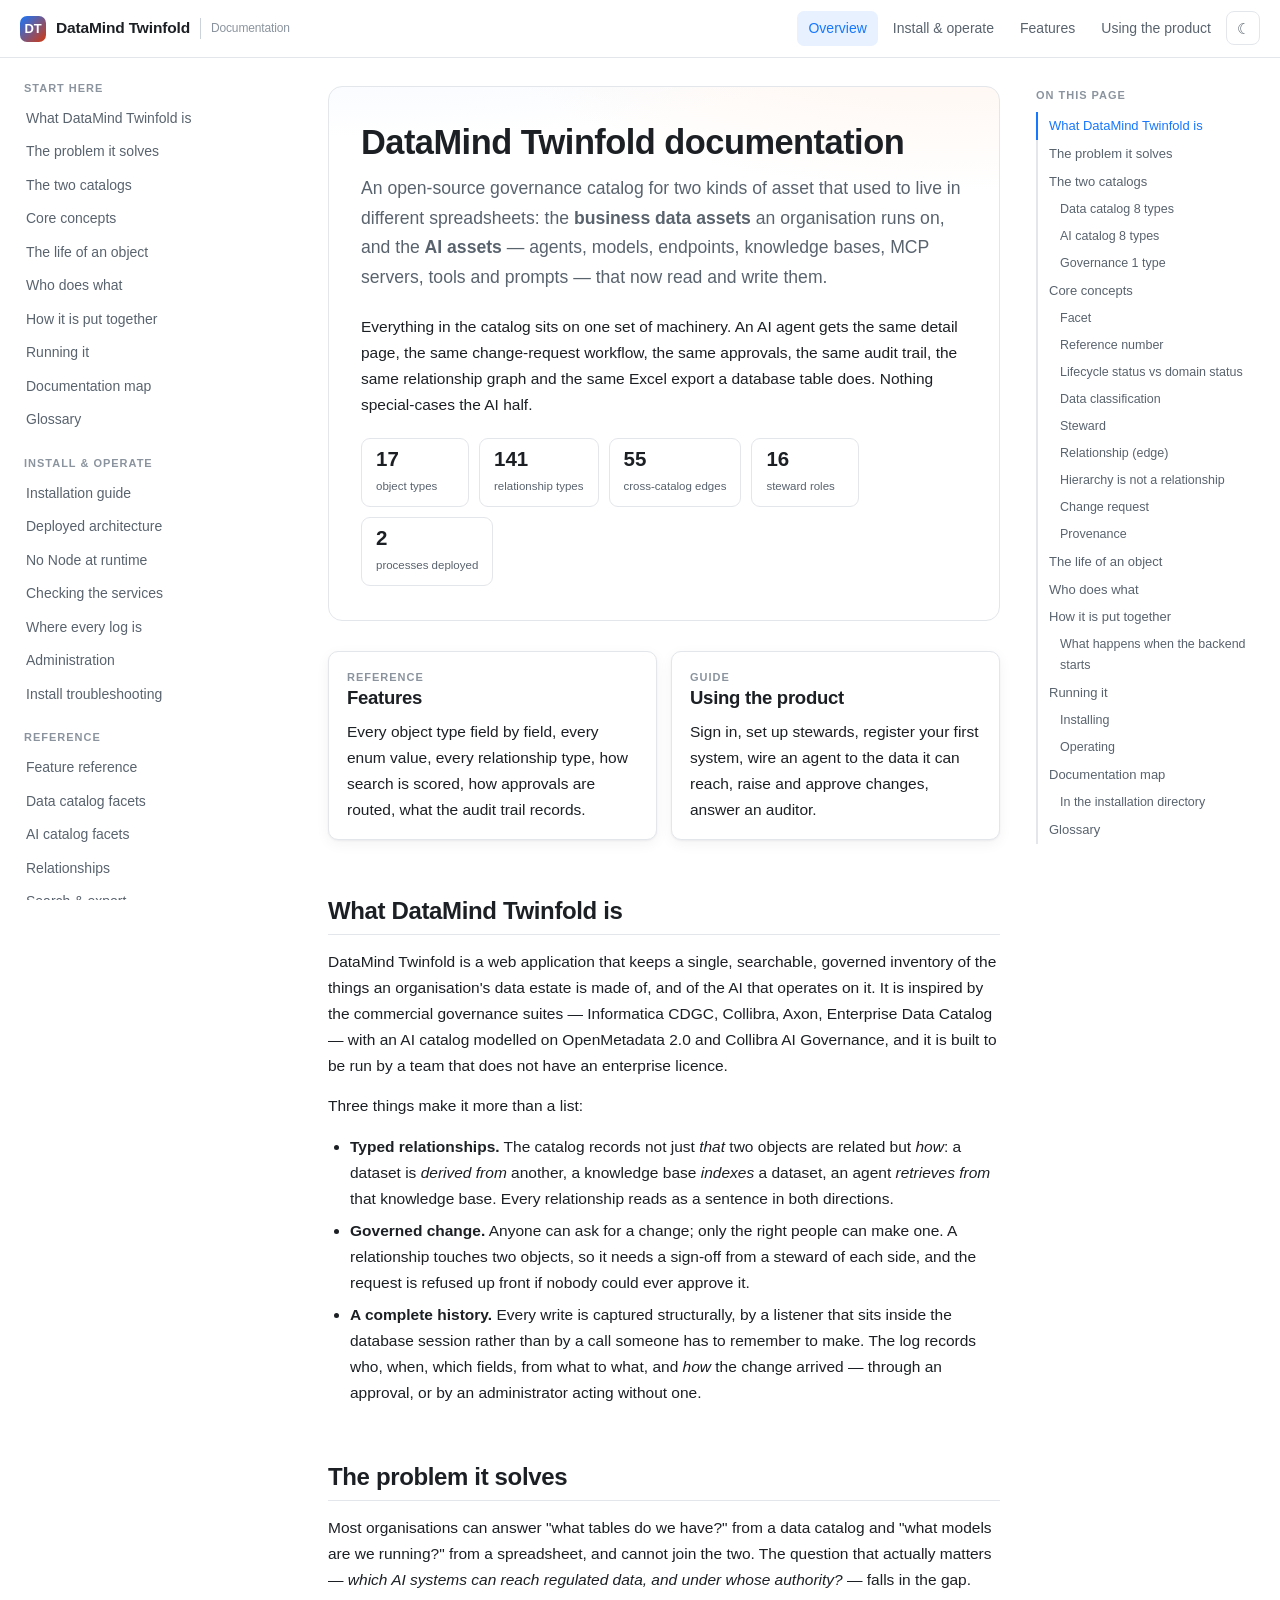
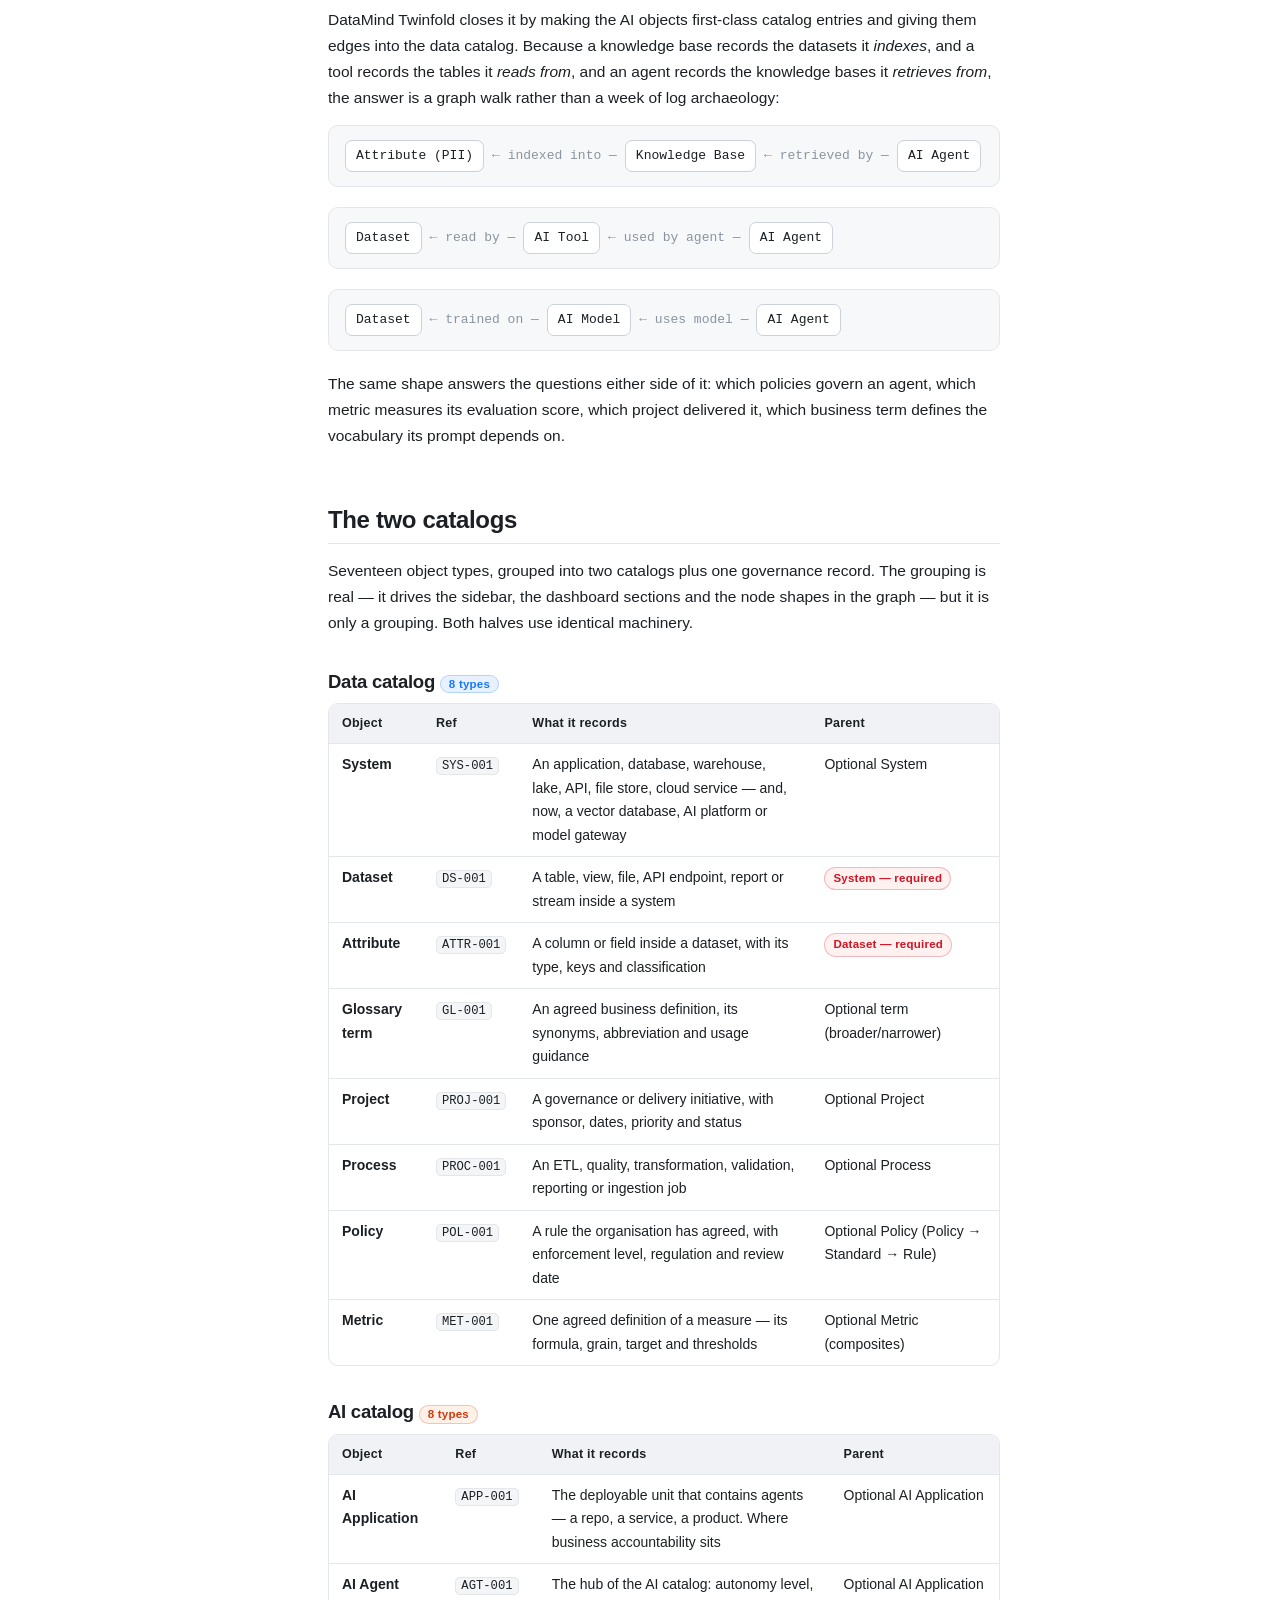
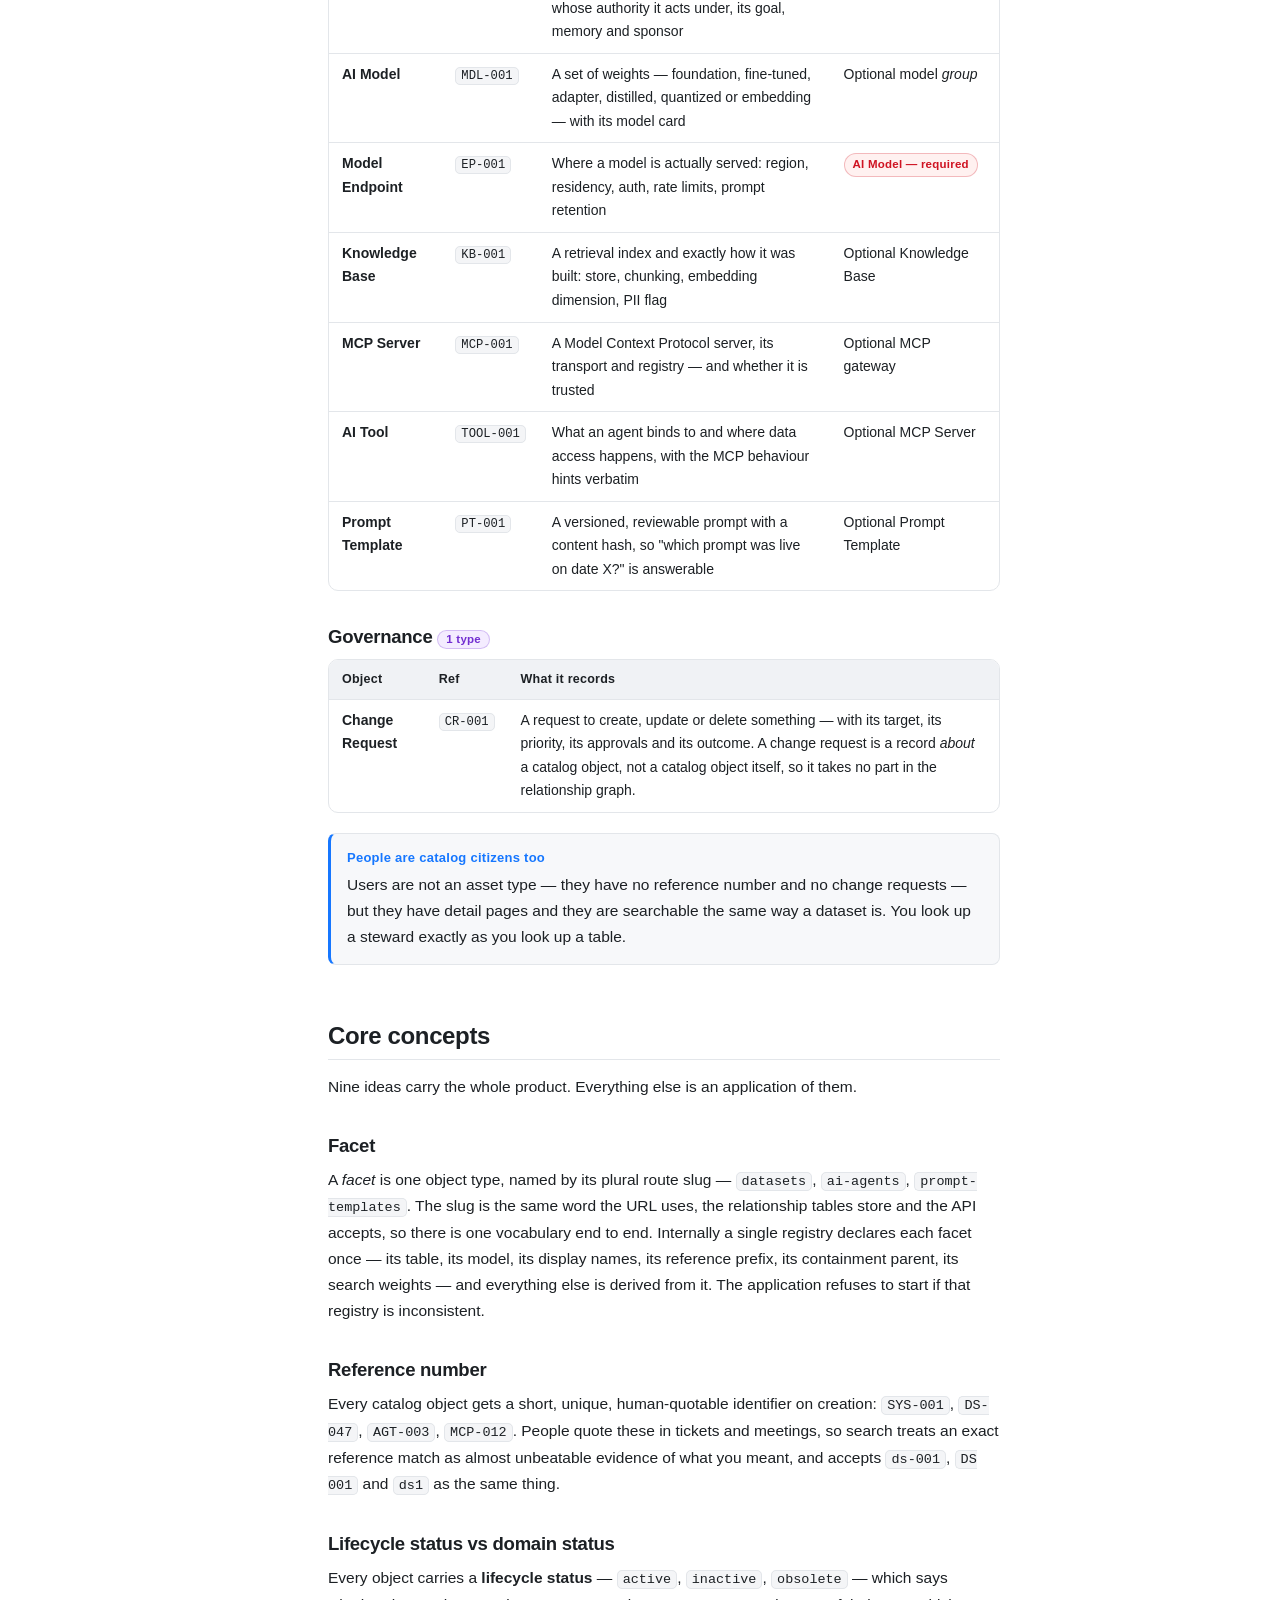
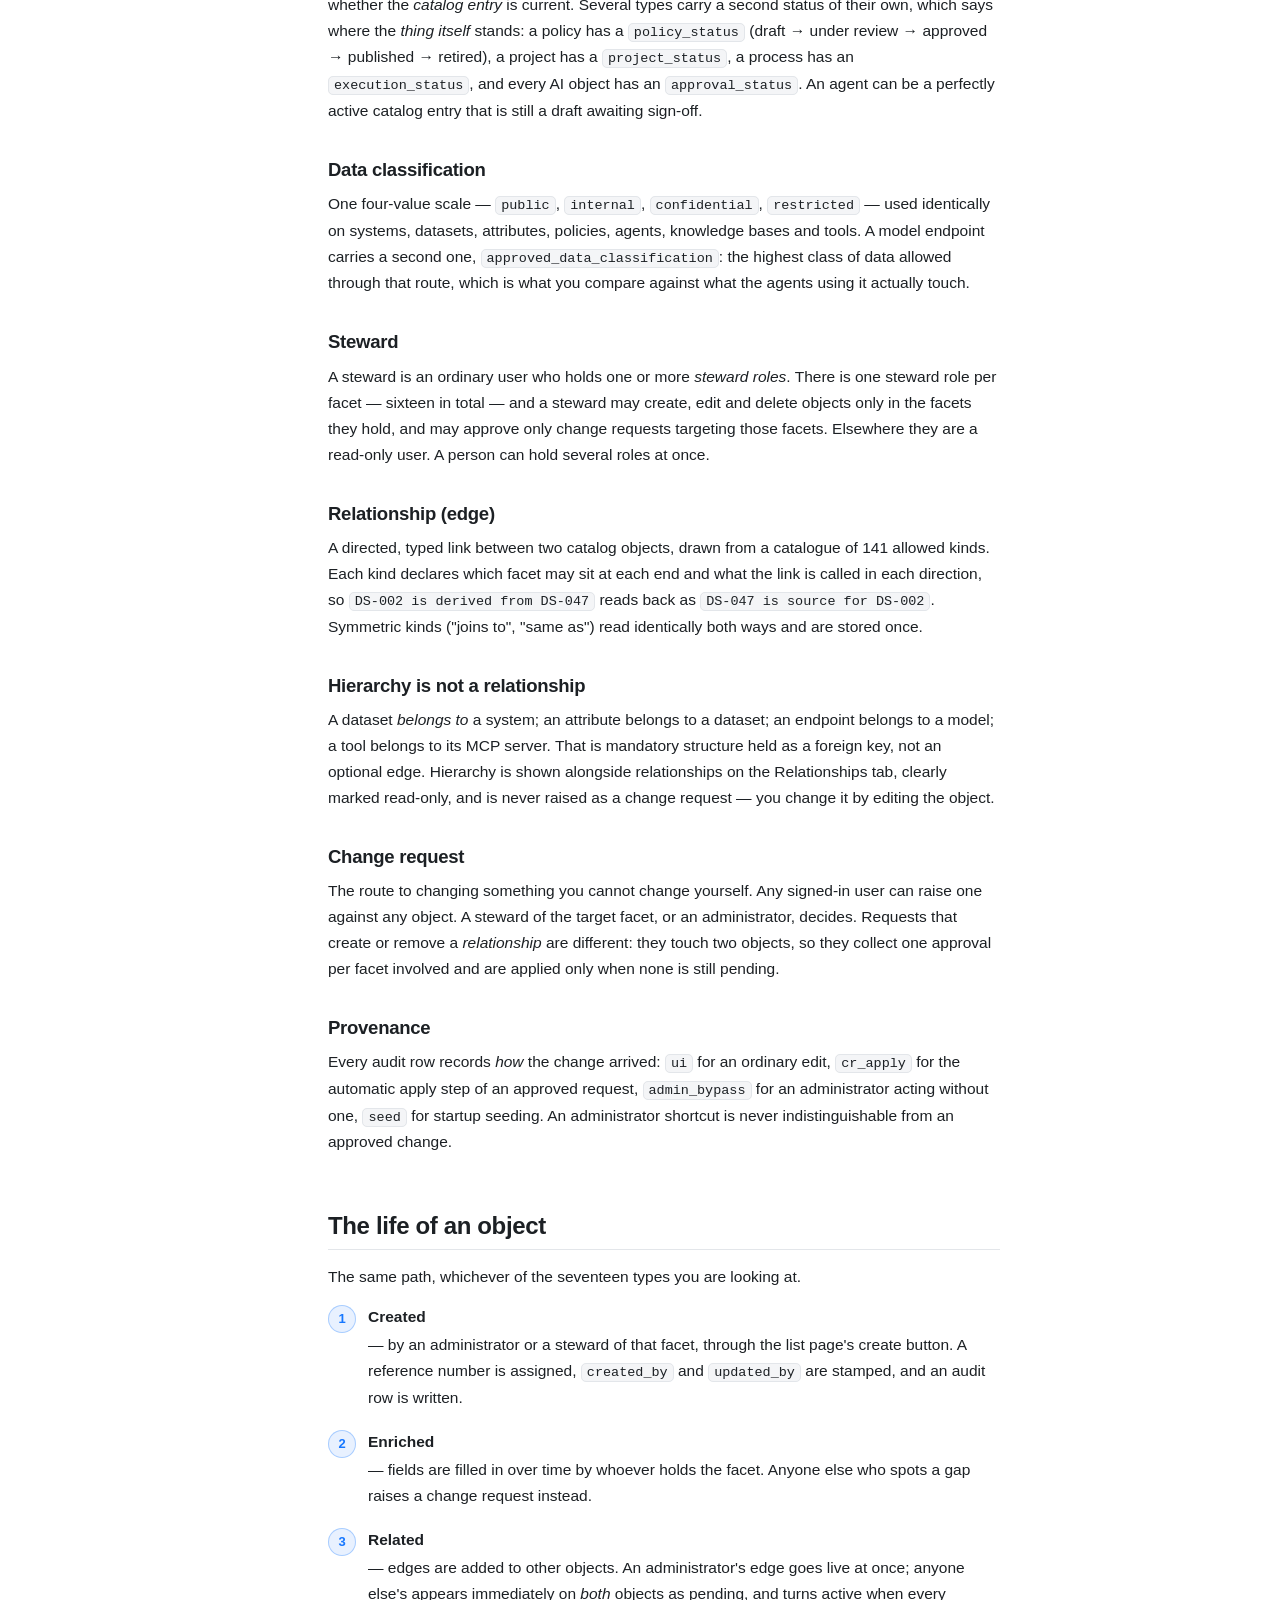
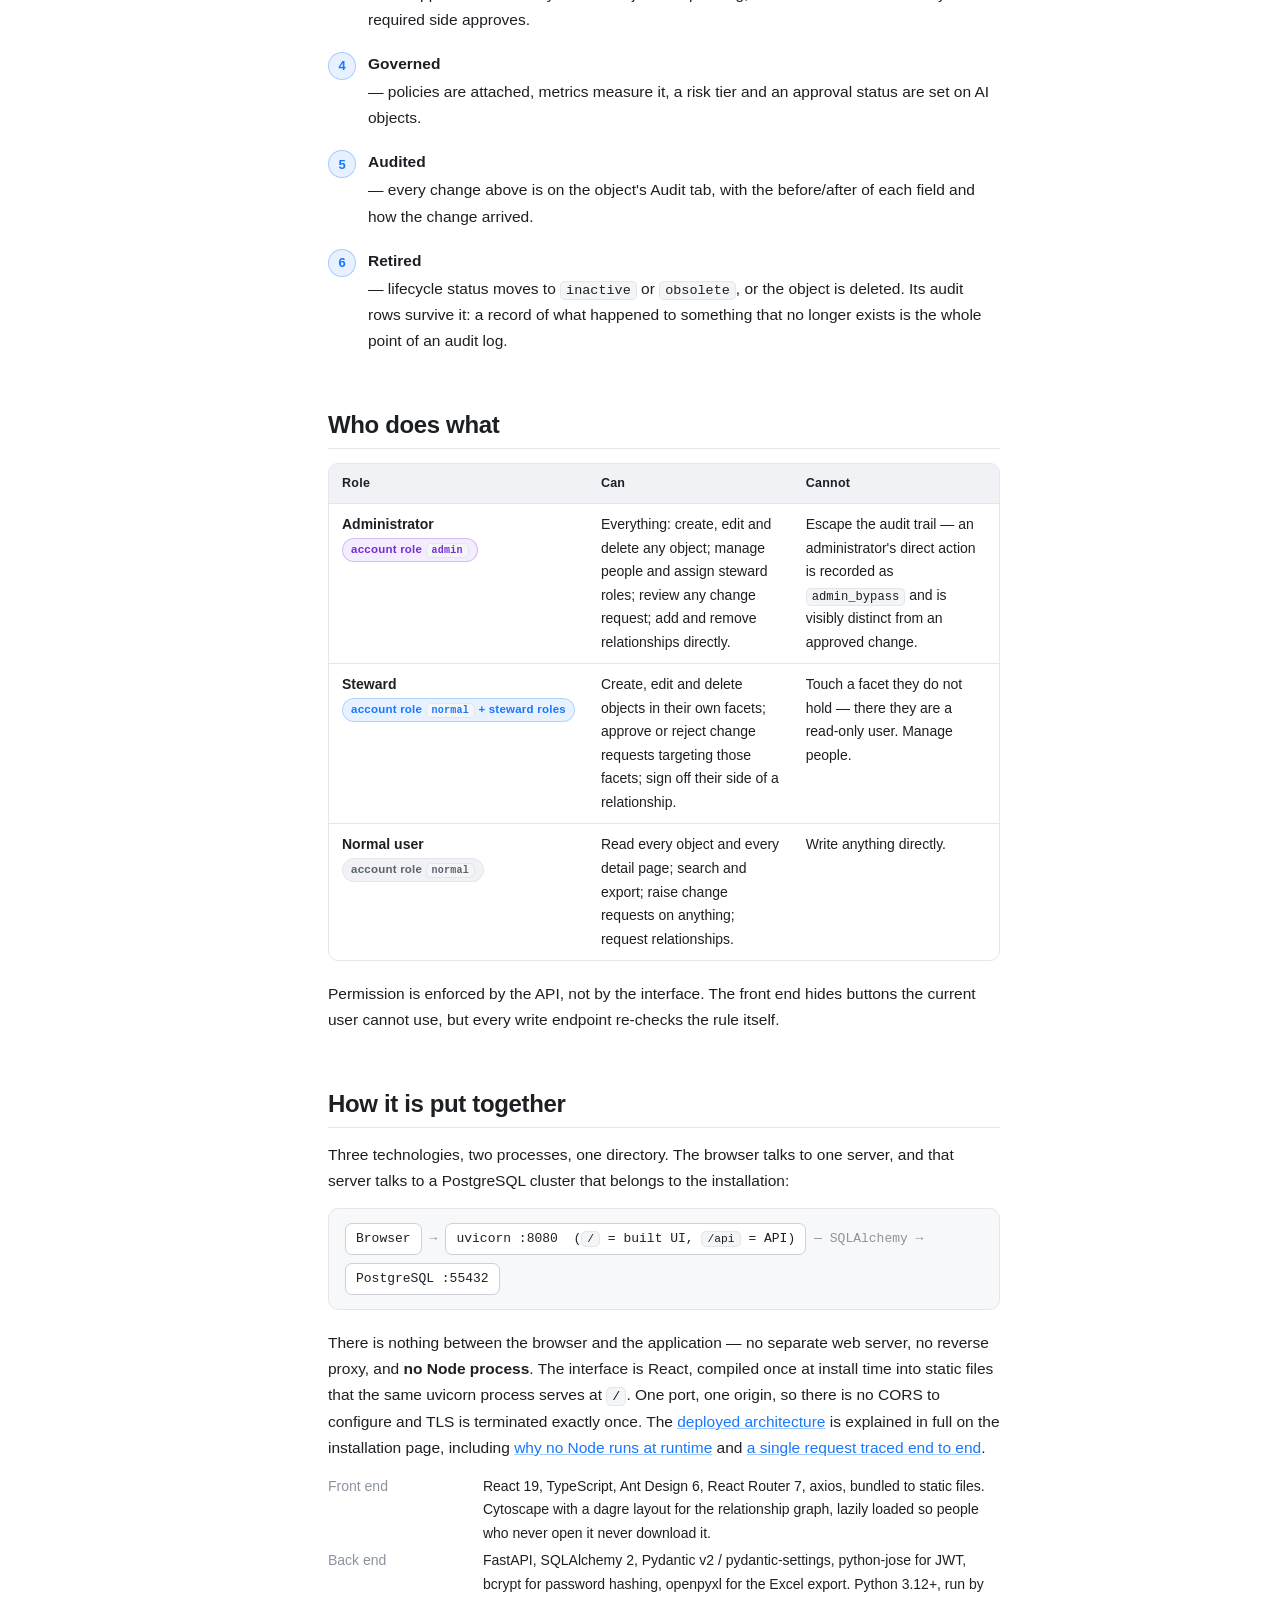
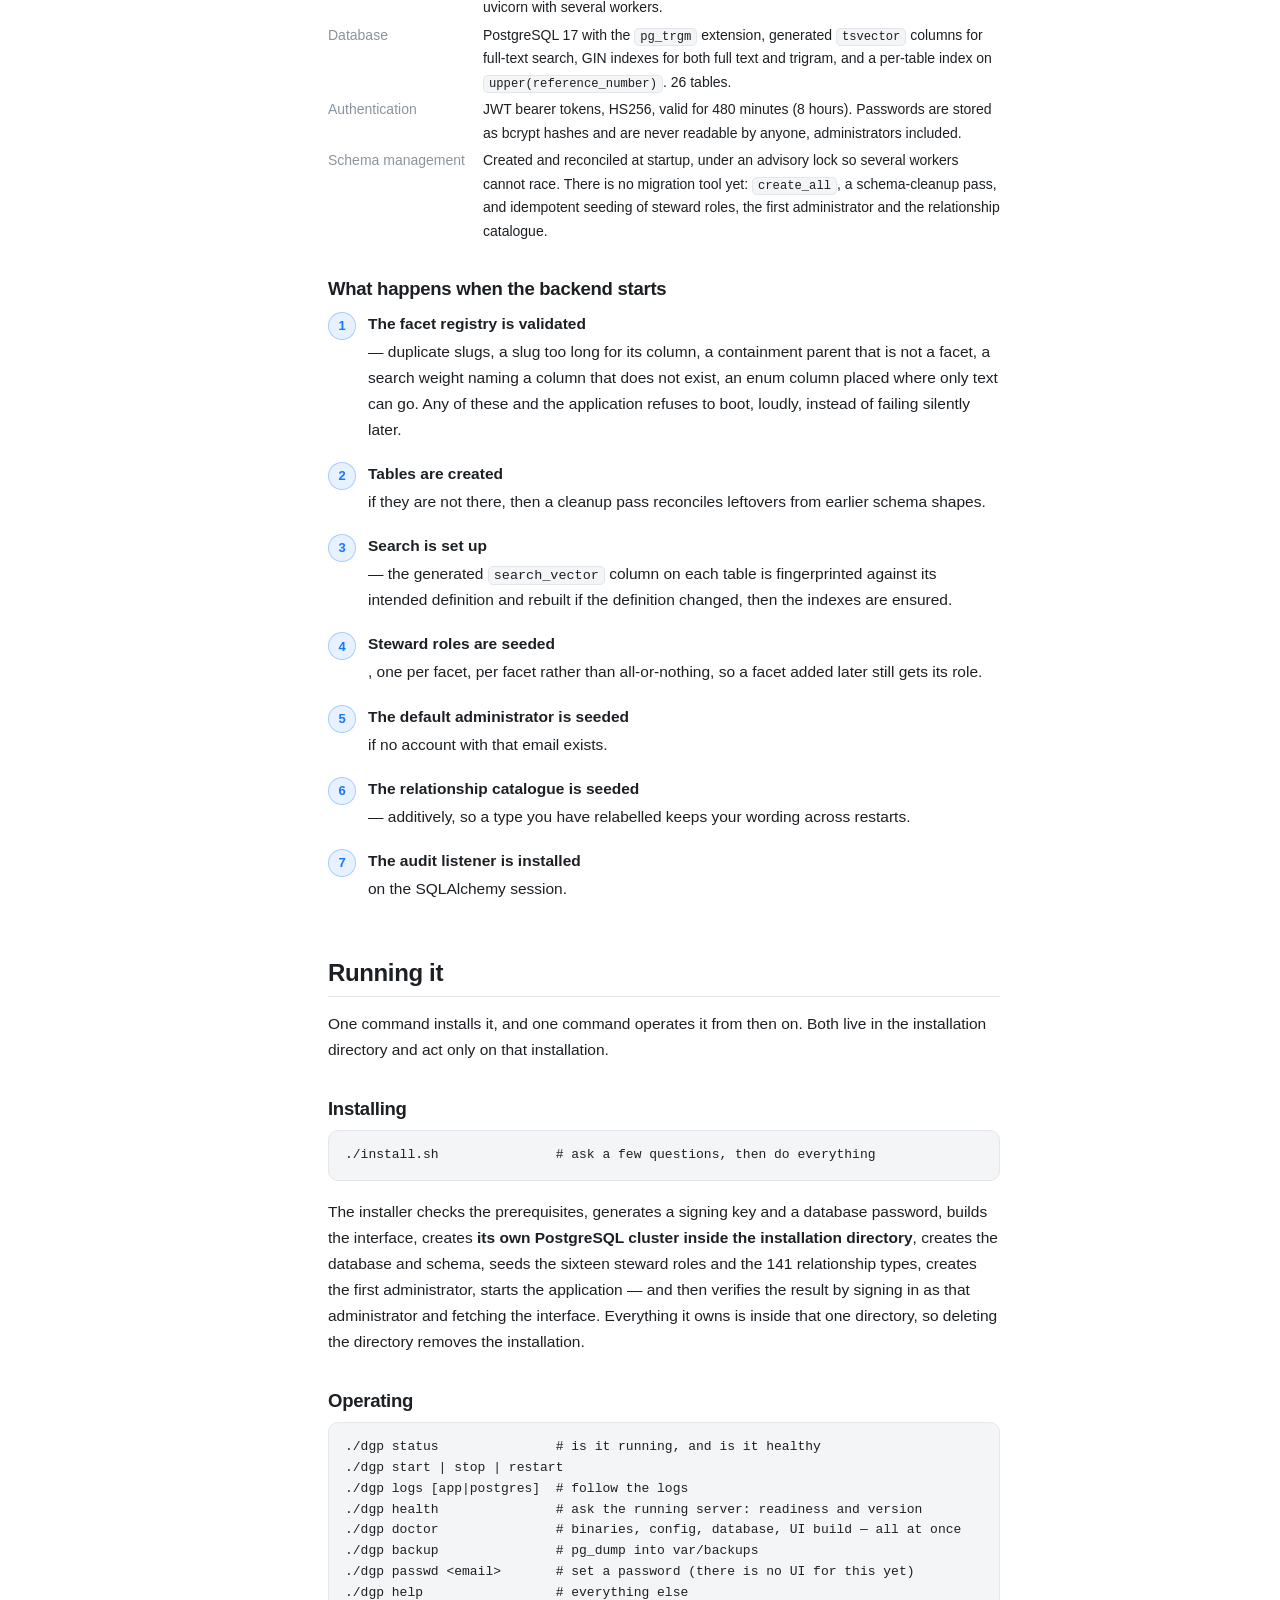
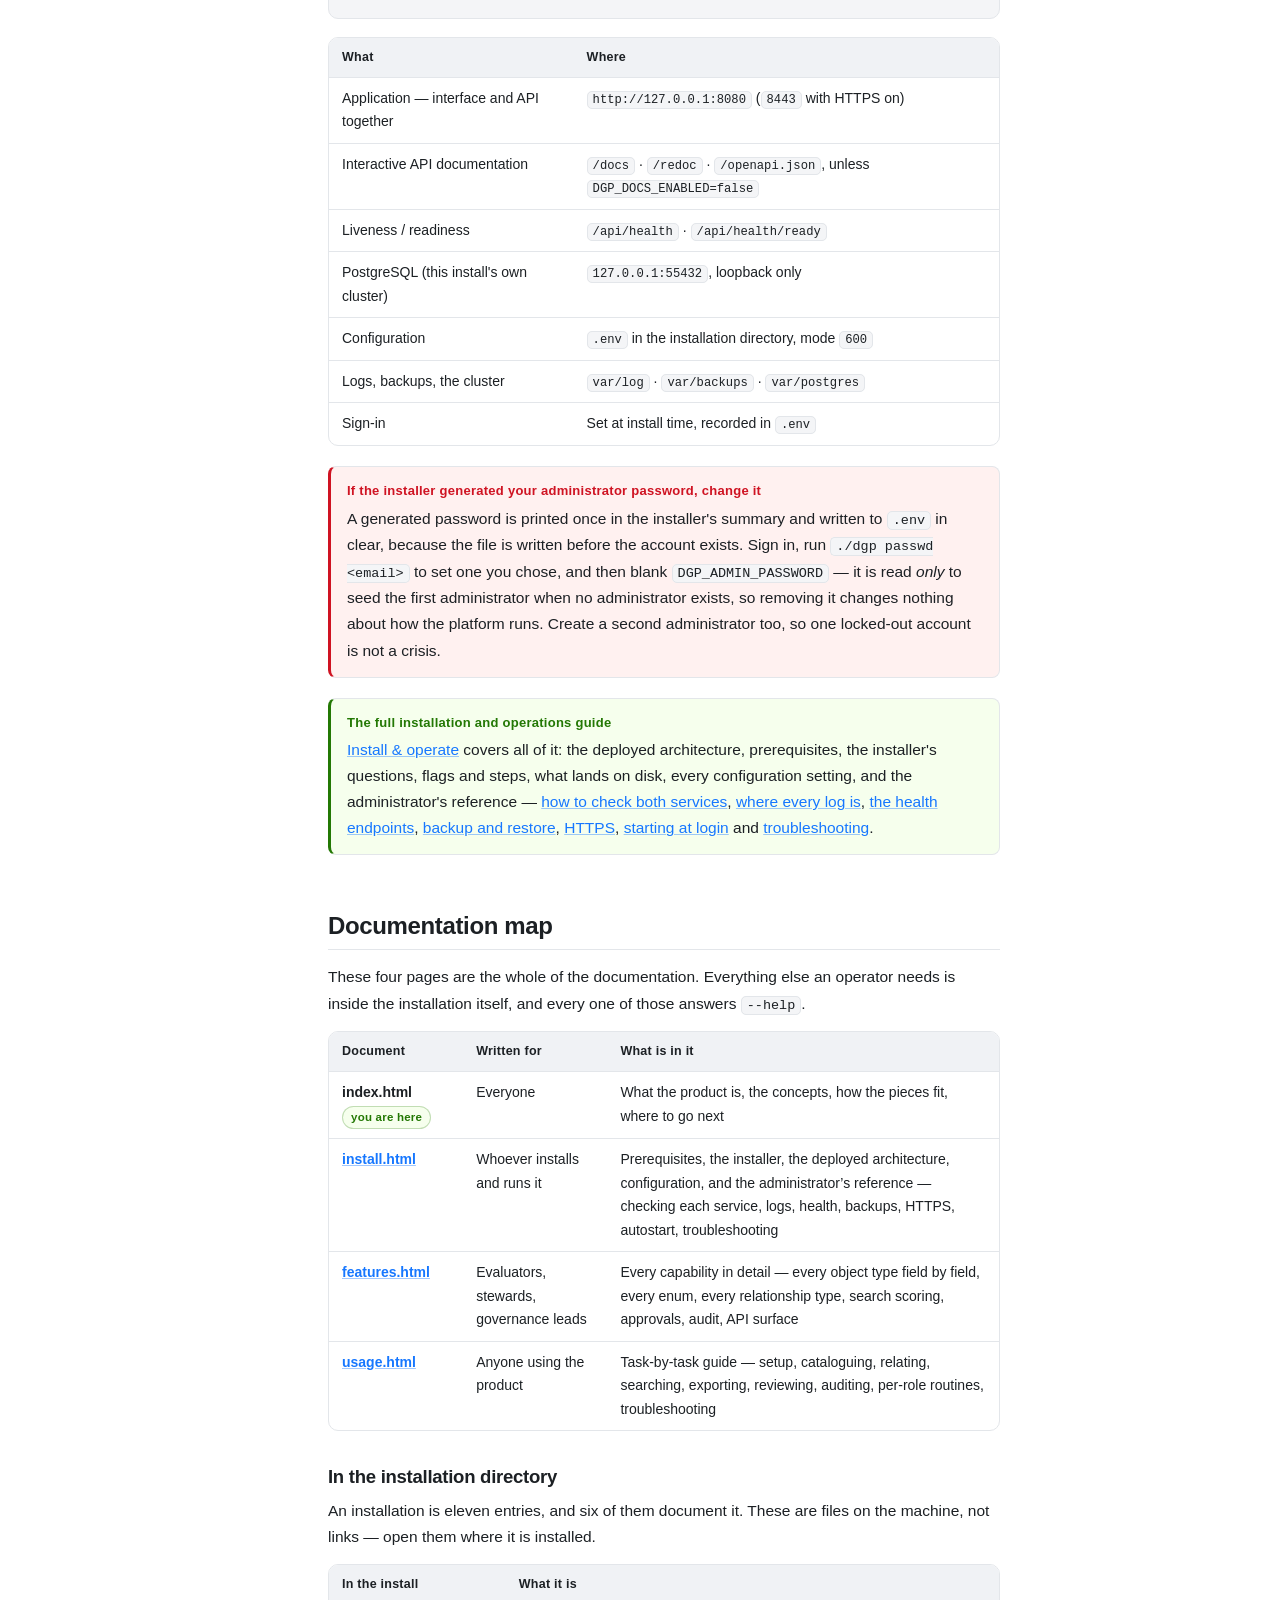
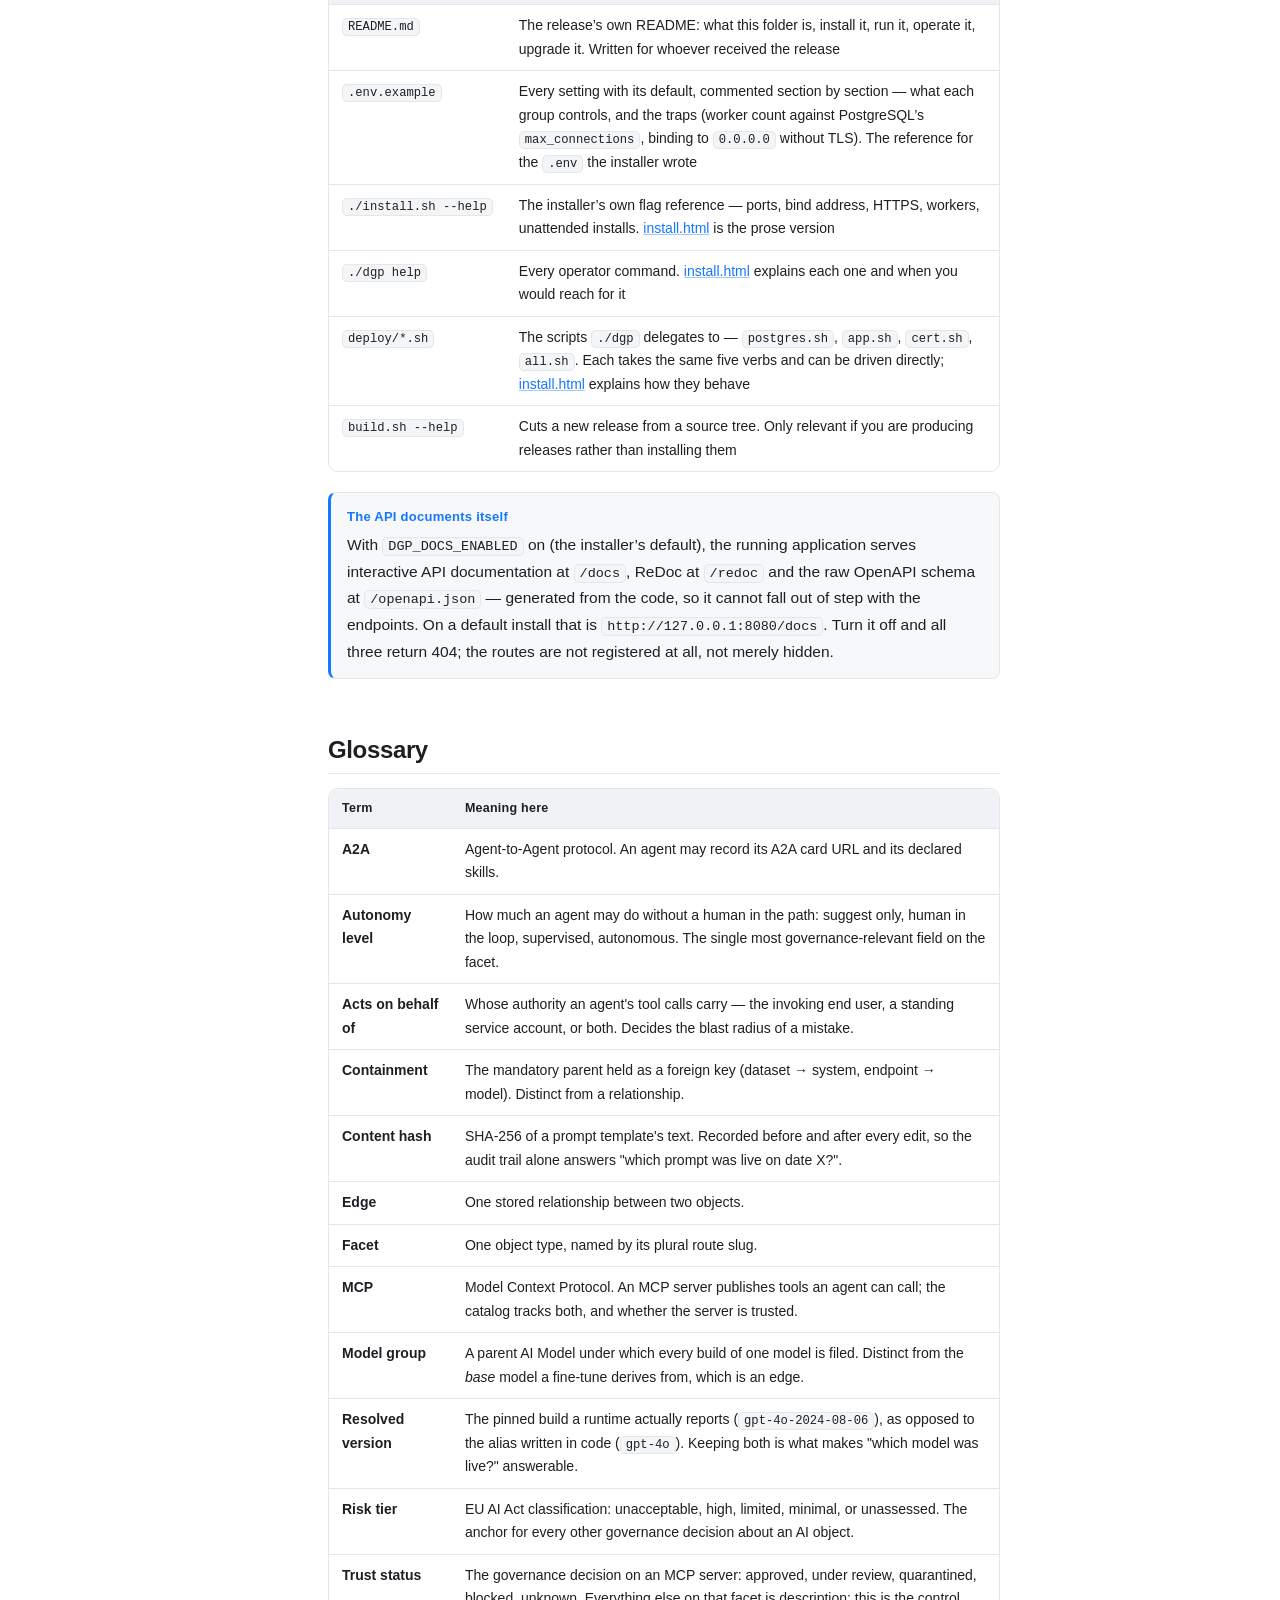
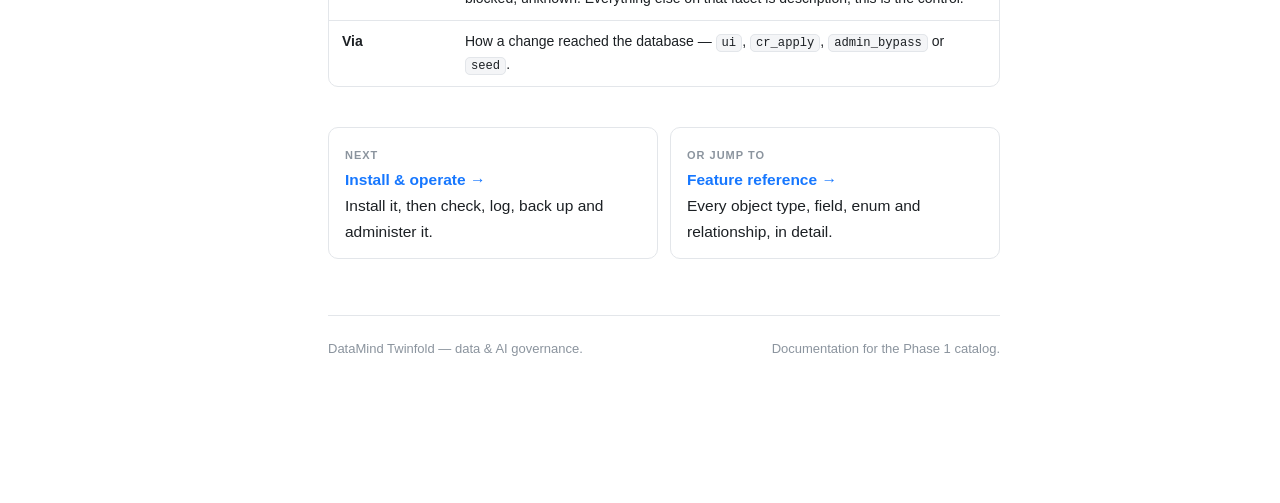
<file: index.html>
<!DOCTYPE html>
<html lang="en">
<head>
<meta charset="utf-8">
<meta name="viewport" content="width=device-width, initial-scale=1">
<title>DataMind Twinfold</title>
<meta name="description" content="Documentation for DataMind Twinfold — a governance catalog for business data assets and AI assets, and the guide to installing and operating it.">
<link rel="stylesheet" href="assets/docs.css">
<link rel="icon" href="data:image/svg+xml,<svg xmlns='http://www.w3.org/2000/svg' viewBox='0 0 100 100'><text y='.9em' font-size='90'>📘</text></svg>">
</head>
<body>

<header class="topbar">
  <button class="icon-btn menu-btn" data-menu-toggle aria-expanded="false" aria-label="Open navigation">☰</button>
  <a class="brand" href="index.html"><span class="mark">DT</span> DataMind Twinfold <small>Documentation</small></a>
  <nav class="topnav">
    <a href="index.html" aria-current="page">Overview</a>
    <a href="install.html">Install &amp; operate</a>
    <a href="features.html">Features</a>
    <a href="usage.html">Using the product</a>
    <button class="icon-btn" data-theme-toggle type="button">☾</button>
  </nav>
</header>

<div class="shell">

  <aside class="sidebar">
    <h4>Start here</h4>
    <a href="#what">What DataMind Twinfold is</a>
    <a href="#problem">The problem it solves</a>
    <a href="#catalogs">The two catalogs</a>
    <a href="#concepts">Core concepts</a>
    <a href="#lifecycle">The life of an object</a>
    <a href="#roles">Who does what</a>
    <a href="#architecture">How it is put together</a>
    <a href="#running">Running it</a>
    <a href="#map">Documentation map</a>
    <a href="#glossary">Glossary</a>

    <h4>Install &amp; operate</h4>
    <a href="install.html">Installation guide</a>
    <a href="install.html#prod-architecture">Deployed architecture</a>
    <a href="install.html#no-node">No Node at runtime</a>
    <a href="install.html#checking-prod">Checking the services</a>
    <a href="install.html#logs">Where every log is</a>
    <a href="install.html#admin-daily">Administration</a>
    <a href="install.html#install-faq">Install troubleshooting</a>

    <h4>Reference</h4>
    <a href="features.html">Feature reference</a>
    <a href="features.html#data-catalog">Data catalog facets</a>
    <a href="features.html#ai-catalog">AI catalog facets</a>
    <a href="features.html#relationships">Relationships</a>
    <a href="features.html#search">Search &amp; export</a>
    <a href="features.html#governance">Governance &amp; audit</a>
    <a href="features.html#api">API surface</a>

    <h4>Guides</h4>
    <a href="usage.html">Using the product</a>
    <a href="usage.html#first-run">First run</a>
    <a href="usage.html#register-data">Registering data assets</a>
    <a href="usage.html#register-ai">Registering AI assets</a>
    <a href="usage.html#pii-walkthrough">Worked example: PII exposure</a>
    <a href="usage.html#change-requests">Change requests</a>
    <a href="usage.html#faq">Troubleshooting &amp; FAQ</a>
  </aside>

  <main class="content">

    <div class="hero">
      <h1>DataMind Twinfold documentation</h1>
      <p class="lede">An open-source governance catalog for two kinds of asset that used to live in
      different spreadsheets: the <strong>business data assets</strong> an organisation runs on, and the
      <strong>AI assets</strong> — agents, models, endpoints, knowledge bases, MCP servers, tools and
      prompts — that now read and write them.</p>
      <p>Everything in the catalog sits on one set of machinery. An AI agent gets the same detail page,
      the same change-request workflow, the same approvals, the same audit trail, the same relationship
      graph and the same Excel export a database table does. Nothing special-cases the AI half.</p>
      <div class="stat-row">
        <div class="stat"><b>17</b><span>object types</span></div>
        <div class="stat"><b>141</b><span>relationship types</span></div>
        <div class="stat"><b>55</b><span>cross-catalog edges</span></div>
        <div class="stat"><b>16</b><span>steward roles</span></div>
        <div class="stat"><b>2</b><span>processes deployed</span></div>
      </div>
    </div>

    <div class="cards">
      <a class="card link" href="features.html">
        <div class="kicker">Reference</div>
        <h3>Features</h3>
        <p>Every object type field by field, every enum value, every relationship type, how search is
        scored, how approvals are routed, what the audit trail records.</p>
      </a>
      <a class="card link" href="usage.html">
        <div class="kicker">Guide</div>
        <h3>Using the product</h3>
        <p>Sign in, set up stewards, register your first system, wire an agent to the data it can
        reach, raise and approve changes, answer an auditor.</p>
      </a>
    </div>

    <h2 id="what">What DataMind Twinfold is</h2>

    <p>DataMind Twinfold is a web application that keeps a single, searchable, governed inventory of the
    things an organisation's data estate is made of, and of the AI that operates on it. It is inspired
    by the commercial governance suites — Informatica CDGC, Collibra, Axon, Enterprise Data Catalog —
    with an AI catalog modelled on OpenMetadata 2.0 and Collibra AI Governance,
    and it is built to be run by a team that does not have an enterprise licence.</p>

    <p>Three things make it more than a list:</p>

    <ul>
      <li><strong>Typed relationships.</strong> The catalog records not just <em>that</em> two objects
      are related but <em>how</em>: a dataset is <em>derived from</em> another, a knowledge base
      <em>indexes</em> a dataset, an agent <em>retrieves from</em> that knowledge base. Every
      relationship reads as a sentence in both directions.</li>
      <li><strong>Governed change.</strong> Anyone can ask for a change; only the right people can make
      one. A relationship touches two objects, so it needs a sign-off from a steward of each side, and
      the request is refused up front if nobody could ever approve it.</li>
      <li><strong>A complete history.</strong> Every write is captured structurally, by a listener that
      sits inside the database session rather than by a call someone has to remember to make. The log
      records who, when, which fields, from what to what, and <em>how</em> the change arrived — through
      an approval, or by an administrator acting without one.</li>
    </ul>

    <h2 id="problem">The problem it solves</h2>

    <p>Most organisations can answer "what tables do we have?" from a data catalog and "what models are
    we running?" from a spreadsheet, and cannot join the two. The question that actually matters —
    <em>which AI systems can reach regulated data, and under whose authority?</em> — falls in the gap.</p>

    <p>DataMind Twinfold closes it by making the AI objects first-class catalog entries and giving them edges
    into the data catalog. Because a knowledge base records the datasets it <em>indexes</em>, and a tool
    records the tables it <em>reads from</em>, and an agent records the knowledge bases it
    <em>retrieves from</em>, the answer is a graph walk rather than a week of log archaeology:</p>

    <div class="flow">
      <span class="box">Attribute (PII)</span><span class="arrow">←&nbsp;indexed into&nbsp;—</span>
      <span class="box">Knowledge Base</span><span class="arrow">←&nbsp;retrieved by&nbsp;—</span>
      <span class="box">AI Agent</span>
    </div>
    <div class="flow">
      <span class="box">Dataset</span><span class="arrow">←&nbsp;read by&nbsp;—</span>
      <span class="box">AI Tool</span><span class="arrow">←&nbsp;used by agent&nbsp;—</span>
      <span class="box">AI Agent</span>
    </div>
    <div class="flow">
      <span class="box">Dataset</span><span class="arrow">←&nbsp;trained on&nbsp;—</span>
      <span class="box">AI Model</span><span class="arrow">←&nbsp;uses model&nbsp;—</span>
      <span class="box">AI Agent</span>
    </div>

    <p>The same shape answers the questions either side of it: which policies govern an agent, which
    metric measures its evaluation score, which project delivered it, which business term defines the
    vocabulary its prompt depends on.</p>

    <h2 id="catalogs">The two catalogs</h2>

    <p>Seventeen object types, grouped into two catalogs plus one governance record. The grouping is
    real — it drives the sidebar, the dashboard sections and the node shapes in the graph — but it is
    only a grouping. Both halves use identical machinery.</p>

    <h3 id="data-side">Data catalog <span class="pill data">8 types</span></h3>

    <div class="table-wrap">
    <table>
      <thead><tr><th>Object</th><th>Ref</th><th>What it records</th><th>Parent</th></tr></thead>
      <tbody>
        <tr><td><strong>System</strong></td><td><code>SYS-001</code></td><td>An application, database, warehouse, lake, API, file store, cloud service — and, now, a vector database, AI platform or model gateway</td><td>Optional System</td></tr>
        <tr><td><strong>Dataset</strong></td><td><code>DS-001</code></td><td>A table, view, file, API endpoint, report or stream inside a system</td><td><span class="pill req">System — required</span></td></tr>
        <tr><td><strong>Attribute</strong></td><td><code>ATTR-001</code></td><td>A column or field inside a dataset, with its type, keys and classification</td><td><span class="pill req">Dataset — required</span></td></tr>
        <tr><td><strong>Glossary term</strong></td><td><code>GL-001</code></td><td>An agreed business definition, its synonyms, abbreviation and usage guidance</td><td>Optional term (broader/narrower)</td></tr>
        <tr><td><strong>Project</strong></td><td><code>PROJ-001</code></td><td>A governance or delivery initiative, with sponsor, dates, priority and status</td><td>Optional Project</td></tr>
        <tr><td><strong>Process</strong></td><td><code>PROC-001</code></td><td>An ETL, quality, transformation, validation, reporting or ingestion job</td><td>Optional Process</td></tr>
        <tr><td><strong>Policy</strong></td><td><code>POL-001</code></td><td>A rule the organisation has agreed, with enforcement level, regulation and review date</td><td>Optional Policy (Policy → Standard → Rule)</td></tr>
        <tr><td><strong>Metric</strong></td><td><code>MET-001</code></td><td>One agreed definition of a measure — its formula, grain, target and thresholds</td><td>Optional Metric (composites)</td></tr>
      </tbody>
    </table>
    </div>

    <h3 id="ai-side">AI catalog <span class="pill ai">8 types</span></h3>

    <div class="table-wrap">
    <table>
      <thead><tr><th>Object</th><th>Ref</th><th>What it records</th><th>Parent</th></tr></thead>
      <tbody>
        <tr><td><strong>AI Application</strong></td><td><code>APP-001</code></td><td>The deployable unit that contains agents — a repo, a service, a product. Where business accountability sits</td><td>Optional AI Application</td></tr>
        <tr><td><strong>AI Agent</strong></td><td><code>AGT-001</code></td><td>The hub of the AI catalog: autonomy level, whose authority it acts under, its goal, memory and sponsor</td><td>Optional AI Application</td></tr>
        <tr><td><strong>AI Model</strong></td><td><code>MDL-001</code></td><td>A set of weights — foundation, fine-tuned, adapter, distilled, quantized or embedding — with its model card</td><td>Optional model <em>group</em></td></tr>
        <tr><td><strong>Model Endpoint</strong></td><td><code>EP-001</code></td><td>Where a model is actually served: region, residency, auth, rate limits, prompt retention</td><td><span class="pill req">AI Model — required</span></td></tr>
        <tr><td><strong>Knowledge Base</strong></td><td><code>KB-001</code></td><td>A retrieval index and exactly how it was built: store, chunking, embedding dimension, PII flag</td><td>Optional Knowledge Base</td></tr>
        <tr><td><strong>MCP Server</strong></td><td><code>MCP-001</code></td><td>A Model Context Protocol server, its transport and registry — and whether it is trusted</td><td>Optional MCP gateway</td></tr>
        <tr><td><strong>AI Tool</strong></td><td><code>TOOL-001</code></td><td>What an agent binds to and where data access happens, with the MCP behaviour hints verbatim</td><td>Optional MCP Server</td></tr>
        <tr><td><strong>Prompt Template</strong></td><td><code>PT-001</code></td><td>A versioned, reviewable prompt with a content hash, so "which prompt was live on date X?" is answerable</td><td>Optional Prompt Template</td></tr>
      </tbody>
    </table>
    </div>

    <h3 id="gov-side">Governance <span class="pill gov">1 type</span></h3>

    <div class="table-wrap">
    <table>
      <thead><tr><th>Object</th><th>Ref</th><th>What it records</th></tr></thead>
      <tbody>
        <tr><td><strong>Change Request</strong></td><td><code>CR-001</code></td><td>A request to create, update or delete something — with its target, its priority, its approvals and its outcome. A change request is a record <em>about</em> a catalog object, not a catalog object itself, so it takes no part in the relationship graph.</td></tr>
      </tbody>
    </table>
    </div>

    <div class="note">
      <div class="note-title">People are catalog citizens too</div>
      <p>Users are not an asset type — they have no reference number and no change requests — but they
      have detail pages and they are searchable the same way a dataset is. You look up a steward exactly
      as you look up a table.</p>
    </div>

    <h2 id="concepts">Core concepts</h2>

    <p>Nine ideas carry the whole product. Everything else is an application of them.</p>

    <h3 id="c-facet">Facet</h3>
    <p>A <em>facet</em> is one object type, named by its plural route slug — <code>datasets</code>,
    <code>ai-agents</code>, <code>prompt-templates</code>. The slug is the same word the URL uses, the
    relationship tables store and the API accepts, so there is one vocabulary end to end. Internally a
    single registry declares each facet once — its table, its model, its display names, its reference
    prefix, its containment parent, its search weights — and everything else is derived from it. The
    application refuses to start if that registry is inconsistent.</p>

    <h3 id="c-ref">Reference number</h3>
    <p>Every catalog object gets a short, unique, human-quotable identifier on creation:
    <code>SYS-001</code>, <code>DS-047</code>, <code>AGT-003</code>, <code>MCP-012</code>. People quote
    these in tickets and meetings, so search treats an exact reference match as almost unbeatable
    evidence of what you meant, and accepts <code>ds-001</code>, <code>DS 001</code> and
    <code>ds1</code> as the same thing.</p>

    <h3 id="c-lifecycle">Lifecycle status vs domain status</h3>
    <p>Every object carries a <strong>lifecycle status</strong> — <code>active</code>,
    <code>inactive</code>, <code>obsolete</code> — which says whether the <em>catalog entry</em> is
    current. Several types carry a second status of their own, which says where the <em>thing itself</em>
    stands: a policy has a <code>policy_status</code> (draft → under review → approved → published →
    retired), a project has a <code>project_status</code>, a process has an
    <code>execution_status</code>, and every AI object has an <code>approval_status</code>. An agent can
    be a perfectly active catalog entry that is still a draft awaiting sign-off.</p>

    <h3 id="c-classification">Data classification</h3>
    <p>One four-value scale — <code>public</code>, <code>internal</code>, <code>confidential</code>,
    <code>restricted</code> — used identically on systems, datasets, attributes, policies, agents,
    knowledge bases and tools. A model endpoint carries a second one,
    <code>approved_data_classification</code>: the highest class of data allowed through that route,
    which is what you compare against what the agents using it actually touch.</p>

    <h3 id="c-steward">Steward</h3>
    <p>A steward is an ordinary user who holds one or more <em>steward roles</em>. There is one steward
    role per facet — sixteen in total — and a steward may create, edit and delete objects only in the
    facets they hold, and may approve only change requests targeting those facets. Elsewhere they are a
    read-only user. A person can hold several roles at once.</p>

    <h3 id="c-relationship">Relationship (edge)</h3>
    <p>A directed, typed link between two catalog objects, drawn from a catalogue of 141 allowed kinds.
    Each kind declares which facet may sit at each end and what the link is called in each direction, so
    <code>DS-002 is derived from DS-047</code> reads back as <code>DS-047 is source for DS-002</code>.
    Symmetric kinds ("joins to", "same as") read identically both ways and are stored once.</p>

    <h3 id="c-hierarchy">Hierarchy is not a relationship</h3>
    <p>A dataset <em>belongs to</em> a system; an attribute belongs to a dataset; an endpoint belongs to
    a model; a tool belongs to its MCP server. That is mandatory structure held as a foreign key, not an
    optional edge. Hierarchy is shown alongside relationships on the Relationships tab, clearly marked
    read-only, and is never raised as a change request — you change it by editing the object.</p>

    <h3 id="c-cr">Change request</h3>
    <p>The route to changing something you cannot change yourself. Any signed-in user can raise one
    against any object. A steward of the target facet, or an administrator, decides. Requests that
    create or remove a <em>relationship</em> are different: they touch two objects, so they collect one
    approval per facet involved and are applied only when none is still pending.</p>

    <h3 id="c-provenance">Provenance</h3>
    <p>Every audit row records <em>how</em> the change arrived: <code>ui</code> for an ordinary edit,
    <code>cr_apply</code> for the automatic apply step of an approved request, <code>admin_bypass</code>
    for an administrator acting without one, <code>seed</code> for startup seeding. An administrator
    shortcut is never indistinguishable from an approved change.</p>

    <h2 id="lifecycle">The life of an object</h2>

    <p>The same path, whichever of the seventeen types you are looking at.</p>

    <ol class="steps">
      <li><strong>Created</strong> — by an administrator or a steward of that facet, through the list
      page's create button. A reference number is assigned, <code>created_by</code> and
      <code>updated_by</code> are stamped, and an audit row is written.</li>
      <li><strong>Enriched</strong> — fields are filled in over time by whoever holds the facet. Anyone
      else who spots a gap raises a change request instead.</li>
      <li><strong>Related</strong> — edges are added to other objects. An administrator's edge goes live
      at once; anyone else's appears immediately on <em>both</em> objects as pending, and turns active
      when every required side approves.</li>
      <li><strong>Governed</strong> — policies are attached, metrics measure it, a risk tier and an
      approval status are set on AI objects.</li>
      <li><strong>Audited</strong> — every change above is on the object's Audit tab, with the
      before/after of each field and how the change arrived.</li>
      <li><strong>Retired</strong> — lifecycle status moves to <code>inactive</code> or
      <code>obsolete</code>, or the object is deleted. Its audit rows survive it: a record of what
      happened to something that no longer exists is the whole point of an audit log.</li>
    </ol>

    <h2 id="roles">Who does what</h2>

    <div class="table-wrap">
    <table>
      <thead><tr><th>Role</th><th>Can</th><th>Cannot</th></tr></thead>
      <tbody>
        <tr>
          <td><strong>Administrator</strong><br><span class="pill gov">account role <code>admin</code></span></td>
          <td>Everything: create, edit and delete any object; manage people and assign steward roles;
          review any change request; add and remove relationships directly.</td>
          <td>Escape the audit trail — an administrator's direct action is recorded as
          <code>admin_bypass</code> and is visibly distinct from an approved change.</td>
        </tr>
        <tr>
          <td><strong>Steward</strong><br><span class="pill data">account role <code>normal</code> + steward roles</span></td>
          <td>Create, edit and delete objects in their own facets; approve or reject change requests
          targeting those facets; sign off their side of a relationship.</td>
          <td>Touch a facet they do not hold — there they are a read-only user. Manage people.</td>
        </tr>
        <tr>
          <td><strong>Normal user</strong><br><span class="pill muted">account role <code>normal</code></span></td>
          <td>Read every object and every detail page; search and export; raise change requests on
          anything; request relationships.</td>
          <td>Write anything directly.</td>
        </tr>
      </tbody>
    </table>
    </div>

    <p>Permission is enforced by the API, not by the interface. The front end hides buttons the current
    user cannot use, but every write endpoint re-checks the rule itself.</p>

    <h2 id="architecture">How it is put together</h2>

    <p>Three technologies, two processes, one directory. The browser talks to one server, and that
    server talks to a PostgreSQL cluster that belongs to the installation:</p>

    <div class="flow">
      <span class="box">Browser</span><span class="arrow">→</span>
      <span class="box">uvicorn&nbsp;:8080 &nbsp;(<code>/</code> = built UI, <code>/api</code> = API)</span><span class="arrow">— SQLAlchemy →</span>
      <span class="box">PostgreSQL&nbsp;:55432</span>
    </div>

    <p>There is nothing between the browser and the application — no separate web server, no reverse
    proxy, and <strong>no Node process</strong>. The interface is React, compiled once at install time
    into static files that the same uvicorn process serves at <code>/</code>. One port, one origin, so
    there is no CORS to configure and TLS is terminated exactly once. The
    <a href="install.html#prod-architecture">deployed architecture</a> is explained in full on the
    installation page, including <a href="install.html#no-node">why no Node runs at runtime</a> and
    <a href="install.html#one-request">a single request traced end to end</a>.</p>

    <dl class="kv">
      <dt>Front end</dt><dd>React 19, TypeScript, Ant Design 6, React Router 7, axios, bundled to static files. Cytoscape with a dagre layout for the relationship graph, lazily loaded so people who never open it never download it.</dd>
      <dt>Back end</dt><dd>FastAPI, SQLAlchemy 2, Pydantic v2 / pydantic-settings, python-jose for JWT, bcrypt for password hashing, openpyxl for the Excel export. Python 3.12+, run by uvicorn with several workers.</dd>
      <dt>Database</dt><dd>PostgreSQL 17 with the <code>pg_trgm</code> extension, generated <code>tsvector</code> columns for full-text search, GIN indexes for both full text and trigram, and a per-table index on <code>upper(reference_number)</code>. 26 tables.</dd>
      <dt>Authentication</dt><dd>JWT bearer tokens, HS256, valid for 480 minutes (8 hours). Passwords are stored as bcrypt hashes and are never readable by anyone, administrators included.</dd>
      <dt>Schema management</dt><dd>Created and reconciled at startup, under an advisory lock so several workers cannot race. There is no migration tool yet: <code>create_all</code>, a schema-cleanup pass, and idempotent seeding of steward roles, the first administrator and the relationship catalogue.</dd>
    </dl>
    <h3 id="startup">What happens when the backend starts</h3>

    <ol class="steps">
      <li><strong>The facet registry is validated</strong> — duplicate slugs, a slug too long for its
      column, a containment parent that is not a facet, a search weight naming a column that does not
      exist, an enum column placed where only text can go. Any of these and the application refuses to
      boot, loudly, instead of failing silently later.</li>
      <li><strong>Tables are created</strong> if they are not there, then a cleanup pass reconciles
      leftovers from earlier schema shapes.</li>
      <li><strong>Search is set up</strong> — the generated <code>search_vector</code> column on each
      table is fingerprinted against its intended definition and rebuilt if the definition changed, then
      the indexes are ensured.</li>
      <li><strong>Steward roles are seeded</strong>, one per facet, per facet rather than
      all-or-nothing, so a facet added later still gets its role.</li>
      <li><strong>The default administrator is seeded</strong> if no account with that email exists.</li>
      <li><strong>The relationship catalogue is seeded</strong> — additively, so a type you have
      relabelled keeps your wording across restarts.</li>
      <li><strong>The audit listener is installed</strong> on the SQLAlchemy session.</li>
    </ol>

    <h2 id="running">Running it</h2>

    <p>One command installs it, and one command operates it from then on. Both live in the installation
    directory and act only on that installation.</p>

    <h3 id="run-install">Installing</h3>

<pre><code>./install.sh               # ask a few questions, then do everything
</code></pre>

    <p>The installer checks the prerequisites, generates a signing key and a database password, builds
    the interface, creates <strong>its own PostgreSQL cluster inside the installation directory</strong>,
    creates the database and schema, seeds the sixteen steward roles and the 141 relationship types,
    creates the first administrator, starts the application — and then verifies the result by signing in
    as that administrator and fetching the interface. Everything it owns is inside that one directory,
    so deleting the directory removes the installation.</p>

    <h3 id="run-operate">Operating</h3>

<pre><code>./dgp status               # is it running, and is it healthy
./dgp start | stop | restart
./dgp logs [app|postgres]  # follow the logs
./dgp health               # ask the running server: readiness and version
./dgp doctor               # binaries, config, database, UI build — all at once
./dgp backup               # pg_dump into var/backups
./dgp passwd &lt;email&gt;       # set a password (there is no UI for this yet)
./dgp help                 # everything else
</code></pre>

    <div class="table-wrap">
    <table>
      <thead><tr><th>What</th><th>Where</th></tr></thead>
      <tbody>
        <tr><td>Application — interface and API together</td><td><code>http://127.0.0.1:8080</code> (<code>8443</code> with HTTPS on)</td></tr>
        <tr><td>Interactive API documentation</td><td><code>/docs</code> · <code>/redoc</code> · <code>/openapi.json</code>, unless <code>DGP_DOCS_ENABLED=false</code></td></tr>
        <tr><td>Liveness / readiness</td><td><code>/api/health</code> · <code>/api/health/ready</code></td></tr>
        <tr><td>PostgreSQL (this install's own cluster)</td><td><code>127.0.0.1:55432</code>, loopback only</td></tr>
        <tr><td>Configuration</td><td><code>.env</code> in the installation directory, mode <code>600</code></td></tr>
        <tr><td>Logs, backups, the cluster</td><td><code>var/log</code> · <code>var/backups</code> · <code>var/postgres</code></td></tr>
        <tr><td>Sign-in</td><td>Set at install time, recorded in <code>.env</code></td></tr>
      </tbody>
    </table>
    </div>

    <div class="note danger">
      <div class="note-title">If the installer generated your administrator password, change it</div>
      <p>A generated password is printed once in the installer's summary and written to
      <code>.env</code> in clear, because the file is written before the account exists. Sign in, run
      <code>./dgp passwd &lt;email&gt;</code> to set one you chose, and then blank
      <code>DGP_ADMIN_PASSWORD</code> — it is read <em>only</em> to seed the first administrator when no
      administrator exists, so removing it changes nothing about how the platform runs. Create a second
      administrator too, so one locked-out account is not a crisis.</p>
    </div>

    <div class="note ok">
      <div class="note-title">The full installation and operations guide</div>
      <p><a href="install.html">Install &amp; operate</a> covers all of it: the deployed architecture,
      prerequisites, the installer's questions, flags and steps, what lands on disk, every configuration
      setting, and the administrator's reference —
      <a href="install.html#checking-prod">how to check both services</a>,
      <a href="install.html#logs">where every log is</a>,
      <a href="install.html#health">the health endpoints</a>,
      <a href="install.html#backup">backup and restore</a>,
      <a href="install.html#https">HTTPS</a>,
      <a href="install.html#autostart">starting at login</a> and
      <a href="install.html#install-faq">troubleshooting</a>.</p>
    </div>
    <h2 id="map">Documentation map</h2>

    <p>These four pages are the whole of the documentation. Everything else an operator needs is
    inside the installation itself, and every one of those answers <code>--help</code>.</p>

    <div class="table-wrap">
    <table>
      <thead><tr><th>Document</th><th>Written for</th><th>What is in it</th></tr></thead>
      <tbody>
        <tr><td><strong>index.html</strong> <span class="pill ok">you are here</span></td><td>Everyone</td><td>What the product is, the concepts, how the pieces fit, where to go next</td></tr>
        <tr><td><strong><a href="install.html">install.html</a></strong></td><td>Whoever installs and runs it</td><td>Prerequisites, the installer, the deployed architecture, configuration, and the administrator&rsquo;s reference &mdash; checking each service, logs, health, backups, HTTPS, autostart, troubleshooting</td></tr>
        <tr><td><strong><a href="features.html">features.html</a></strong></td><td>Evaluators, stewards, governance leads</td><td>Every capability in detail &mdash; every object type field by field, every enum, every relationship type, search scoring, approvals, audit, API surface</td></tr>
        <tr><td><strong><a href="usage.html">usage.html</a></strong></td><td>Anyone using the product</td><td>Task-by-task guide &mdash; setup, cataloguing, relating, searching, exporting, reviewing, auditing, per-role routines, troubleshooting</td></tr>
      </tbody>
    </table>
    </div>

    <h3 id="map-install">In the installation directory</h3>

    <p>An installation is eleven entries, and six of them document it. These are files on the
    machine, not links &mdash; open them where it is installed.</p>

    <div class="table-wrap">
    <table>
      <thead><tr><th>In the install</th><th>What it is</th></tr></thead>
      <tbody>
        <tr><td><code>README.md</code></td><td>The release&rsquo;s own README: what this folder is, install it, run it, operate it, upgrade it. Written for whoever received the release</td></tr>
        <tr><td><code>.env.example</code></td><td>Every setting with its default, commented section by section &mdash; what each group controls, and the traps (worker count against PostgreSQL&rsquo;s <code>max_connections</code>, binding to <code>0.0.0.0</code> without TLS). The reference for the <code>.env</code> the installer wrote</td></tr>
        <tr><td><code>./install.sh --help</code></td><td>The installer&rsquo;s own flag reference &mdash; ports, bind address, HTTPS, workers, unattended installs. <a href="install.html#install">install.html</a> is the prose version</td></tr>
        <tr><td><code>./dgp help</code></td><td>Every operator command. <a href="install.html#dgp">install.html</a> explains each one and when you would reach for it</td></tr>
        <tr><td><code>deploy/*.sh</code></td><td>The scripts <code>./dgp</code> delegates to &mdash; <code>postgres.sh</code>, <code>app.sh</code>, <code>cert.sh</code>, <code>all.sh</code>. Each takes the same five verbs and can be driven directly; <a href="install.html#script-behaviour">install.html</a> explains how they behave</td></tr>
        <tr><td><code>build.sh --help</code></td><td>Cuts a new release from a source tree. Only relevant if you are producing releases rather than installing them</td></tr>
      </tbody>
    </table>
    </div>

    <div class="note">
      <div class="note-title">The API documents itself</div>
      <p>With <code>DGP_DOCS_ENABLED</code> on (the installer&rsquo;s default), the running application
      serves interactive API documentation at <code>/docs</code>, ReDoc at <code>/redoc</code> and the raw
      OpenAPI schema at <code>/openapi.json</code> &mdash; generated from the code, so it cannot fall out of
      step with the endpoints. On a default install that is
      <code>http://127.0.0.1:8080/docs</code>. Turn it off and all three return 404; the routes are not
      registered at all, not merely hidden.</p>
    </div>

    <h2 id="glossary">Glossary</h2>

    <div class="table-wrap">
    <table>
      <thead><tr><th>Term</th><th>Meaning here</th></tr></thead>
      <tbody>
        <tr><td><strong>A2A</strong></td><td>Agent-to-Agent protocol. An agent may record its A2A card URL and its declared skills.</td></tr>
        <tr><td><strong>Autonomy level</strong></td><td>How much an agent may do without a human in the path: suggest only, human in the loop, supervised, autonomous. The single most governance-relevant field on the facet.</td></tr>
        <tr><td><strong>Acts on behalf of</strong></td><td>Whose authority an agent's tool calls carry — the invoking end user, a standing service account, or both. Decides the blast radius of a mistake.</td></tr>
        <tr><td><strong>Containment</strong></td><td>The mandatory parent held as a foreign key (dataset → system, endpoint → model). Distinct from a relationship.</td></tr>
        <tr><td><strong>Content hash</strong></td><td>SHA-256 of a prompt template's text. Recorded before and after every edit, so the audit trail alone answers "which prompt was live on date X?".</td></tr>
        <tr><td><strong>Edge</strong></td><td>One stored relationship between two objects.</td></tr>
        <tr><td><strong>Facet</strong></td><td>One object type, named by its plural route slug.</td></tr>
        <tr><td><strong>MCP</strong></td><td>Model Context Protocol. An MCP server publishes tools an agent can call; the catalog tracks both, and whether the server is trusted.</td></tr>
        <tr><td><strong>Model group</strong></td><td>A parent AI Model under which every build of one model is filed. Distinct from the <em>base</em> model a fine-tune derives from, which is an edge.</td></tr>
        <tr><td><strong>Resolved version</strong></td><td>The pinned build a runtime actually reports (<code>gpt-4o-2024-08-06</code>), as opposed to the alias written in code (<code>gpt-4o</code>). Keeping both is what makes "which model was live?" answerable.</td></tr>
        <tr><td><strong>Risk tier</strong></td><td>EU AI Act classification: unacceptable, high, limited, minimal, or unassessed. The anchor for every other governance decision about an AI object.</td></tr>
        <tr><td><strong>Trust status</strong></td><td>The governance decision on an MCP server: approved, under review, quarantined, blocked, unknown. Everything else on that facet is description; this is the control.</td></tr>
        <tr><td><strong>Via</strong></td><td>How a change reached the database — <code>ui</code>, <code>cr_apply</code>, <code>admin_bypass</code> or <code>seed</code>.</td></tr>
      </tbody>
    </table>
    </div>

    <div class="pagenav">
      <a href="install.html"><span class="kicker">Next</span><strong>Install &amp; operate →</strong>
      Install it, then check, log, back up and administer it.</a>
      <a href="features.html"><span class="kicker">Or jump to</span><strong>Feature reference →</strong>
      Every object type, field, enum and relationship, in detail.</a>
    </div>

    <div class="footer">
      <span>DataMind Twinfold — data &amp; AI governance.</span>
      <span>Documentation for the Phase&nbsp;1 catalog.</span>
    </div>

  </main>

  <nav class="toc" aria-label="On this page"></nav>
</div>

<script src="assets/docs.js"></script>
</body>
</html>
</file>
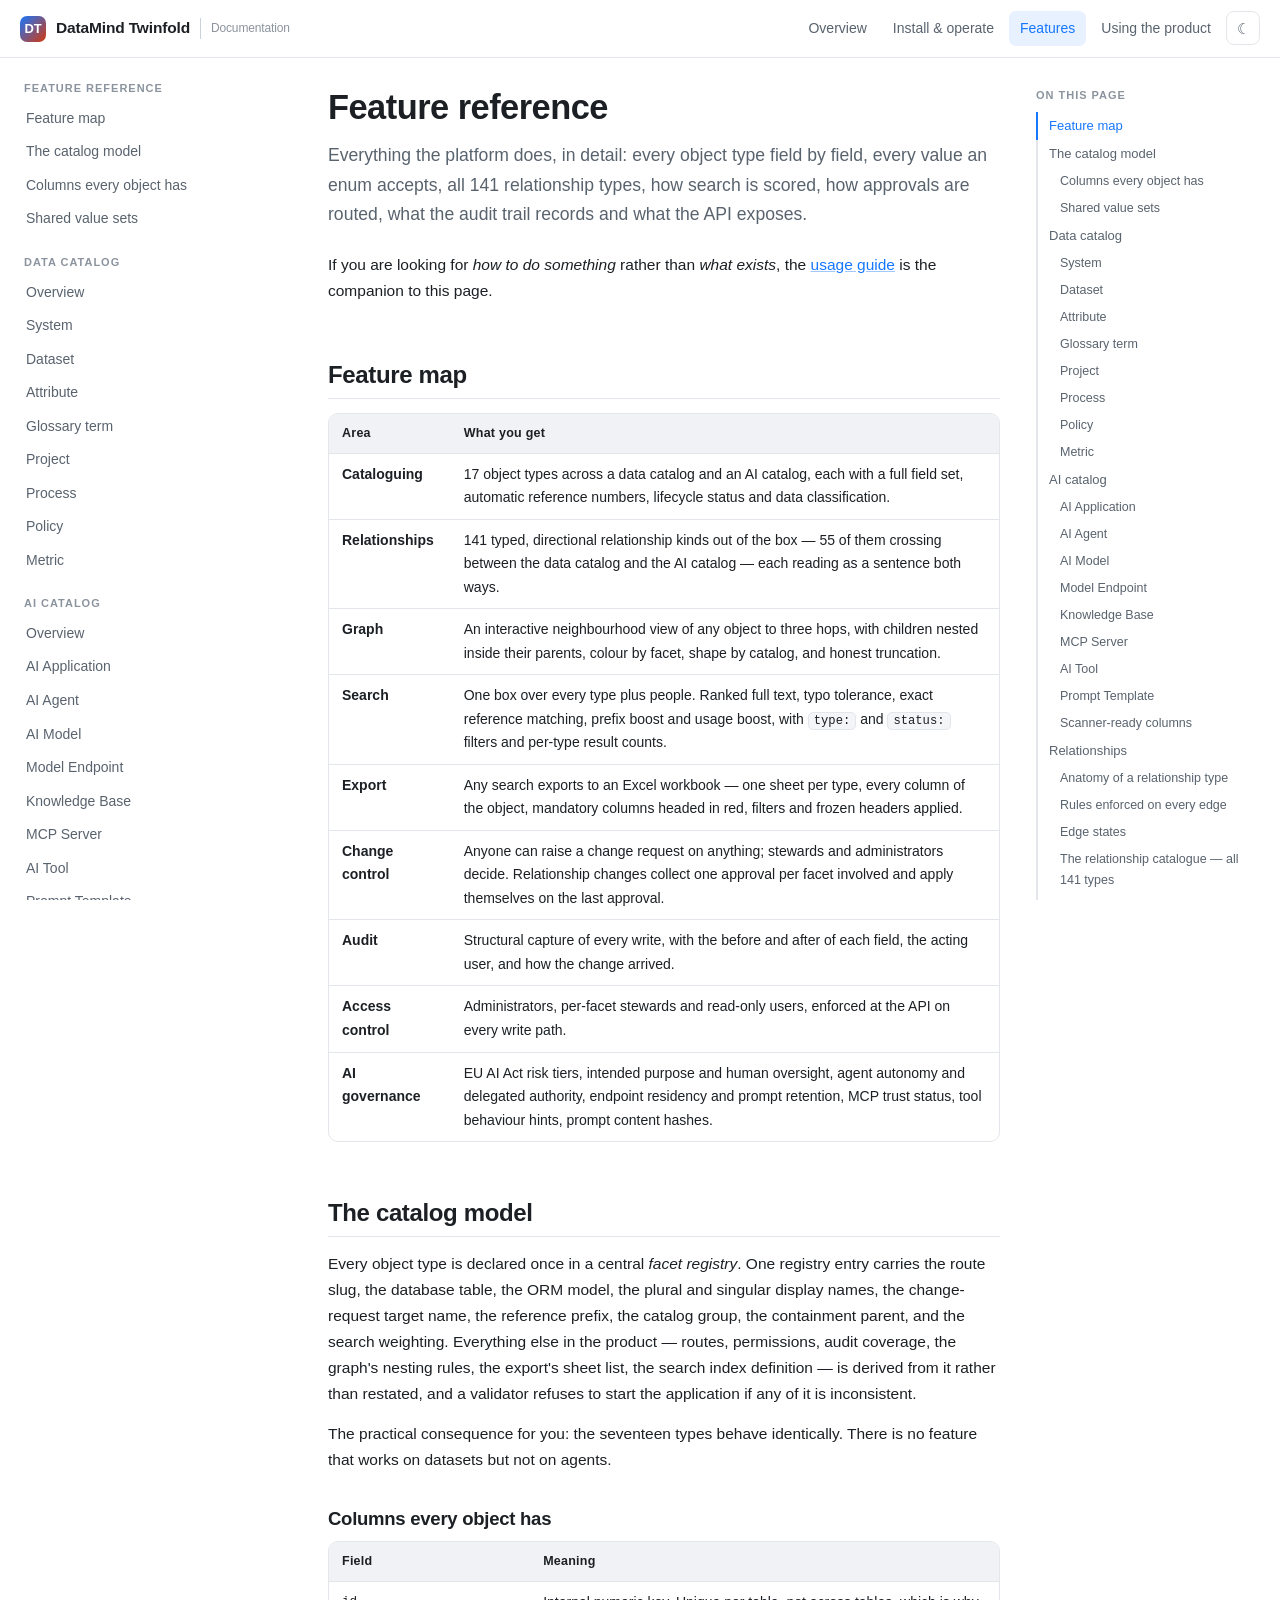
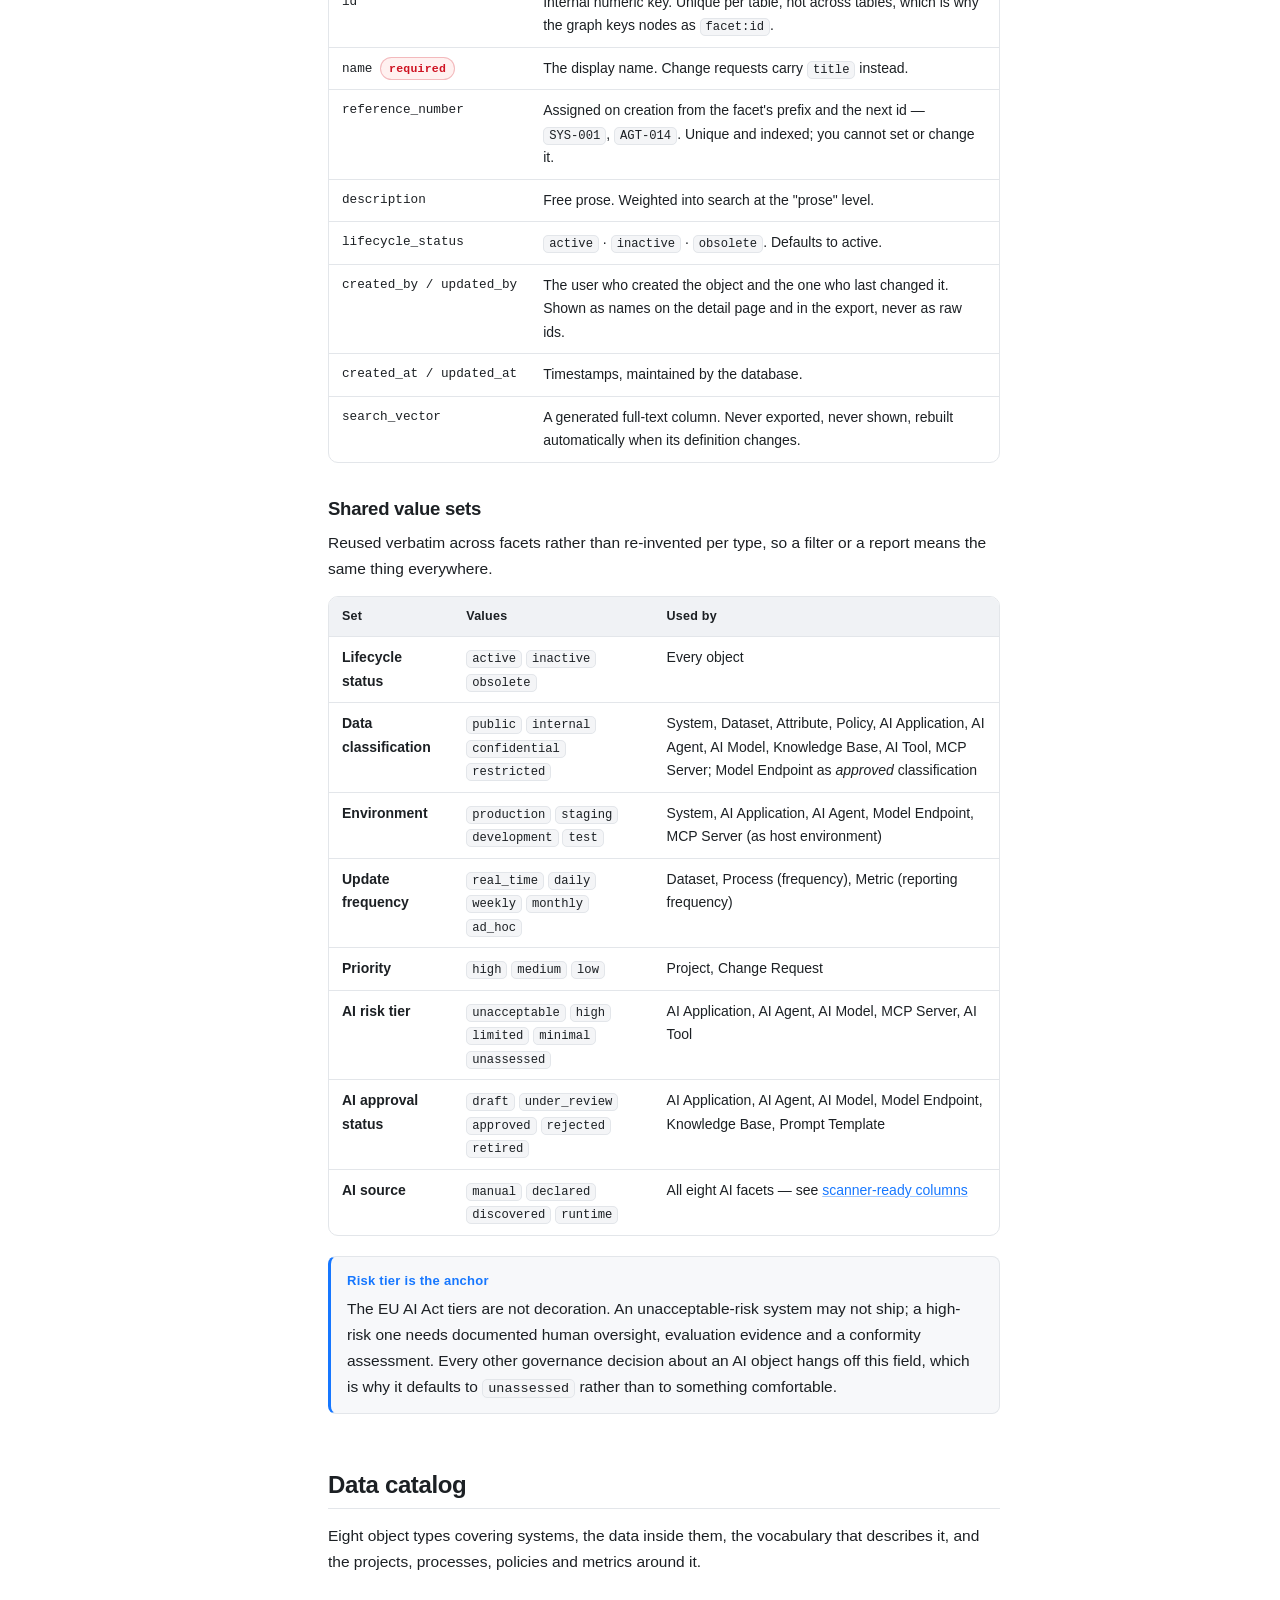
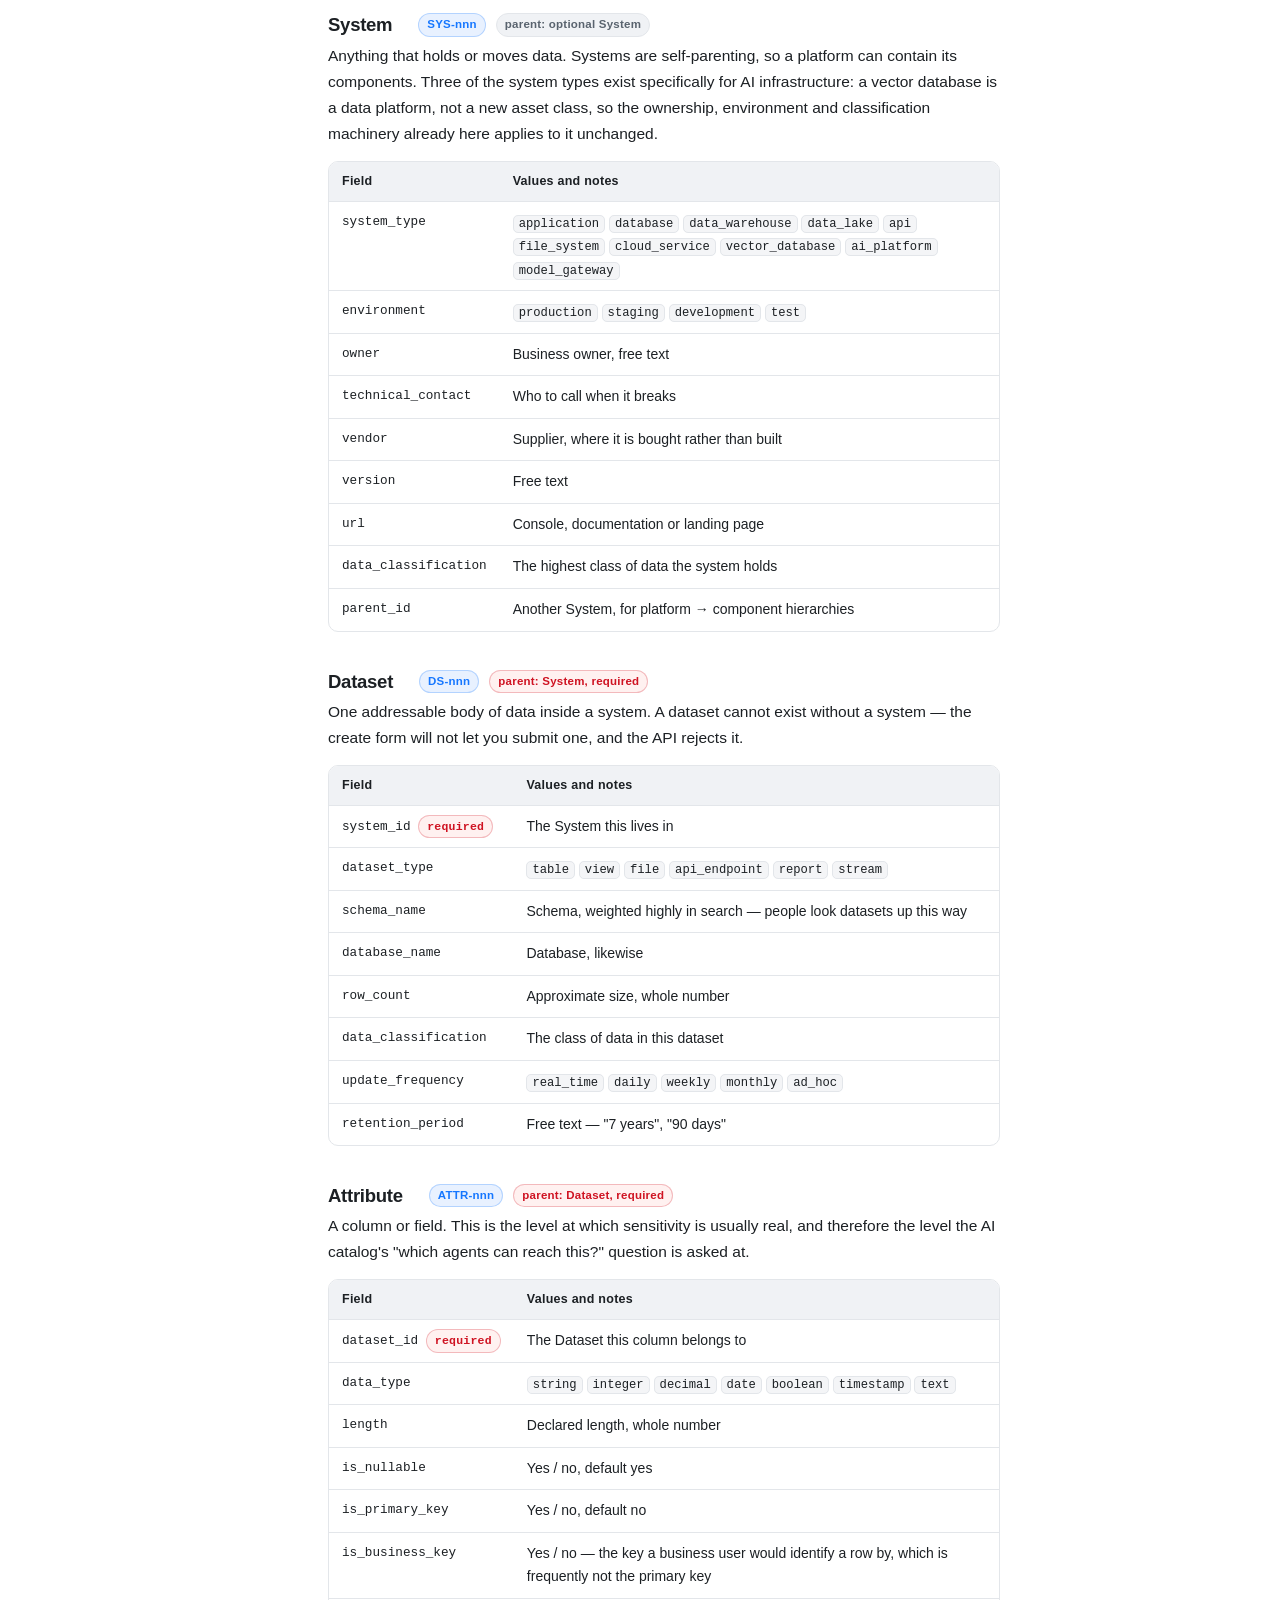
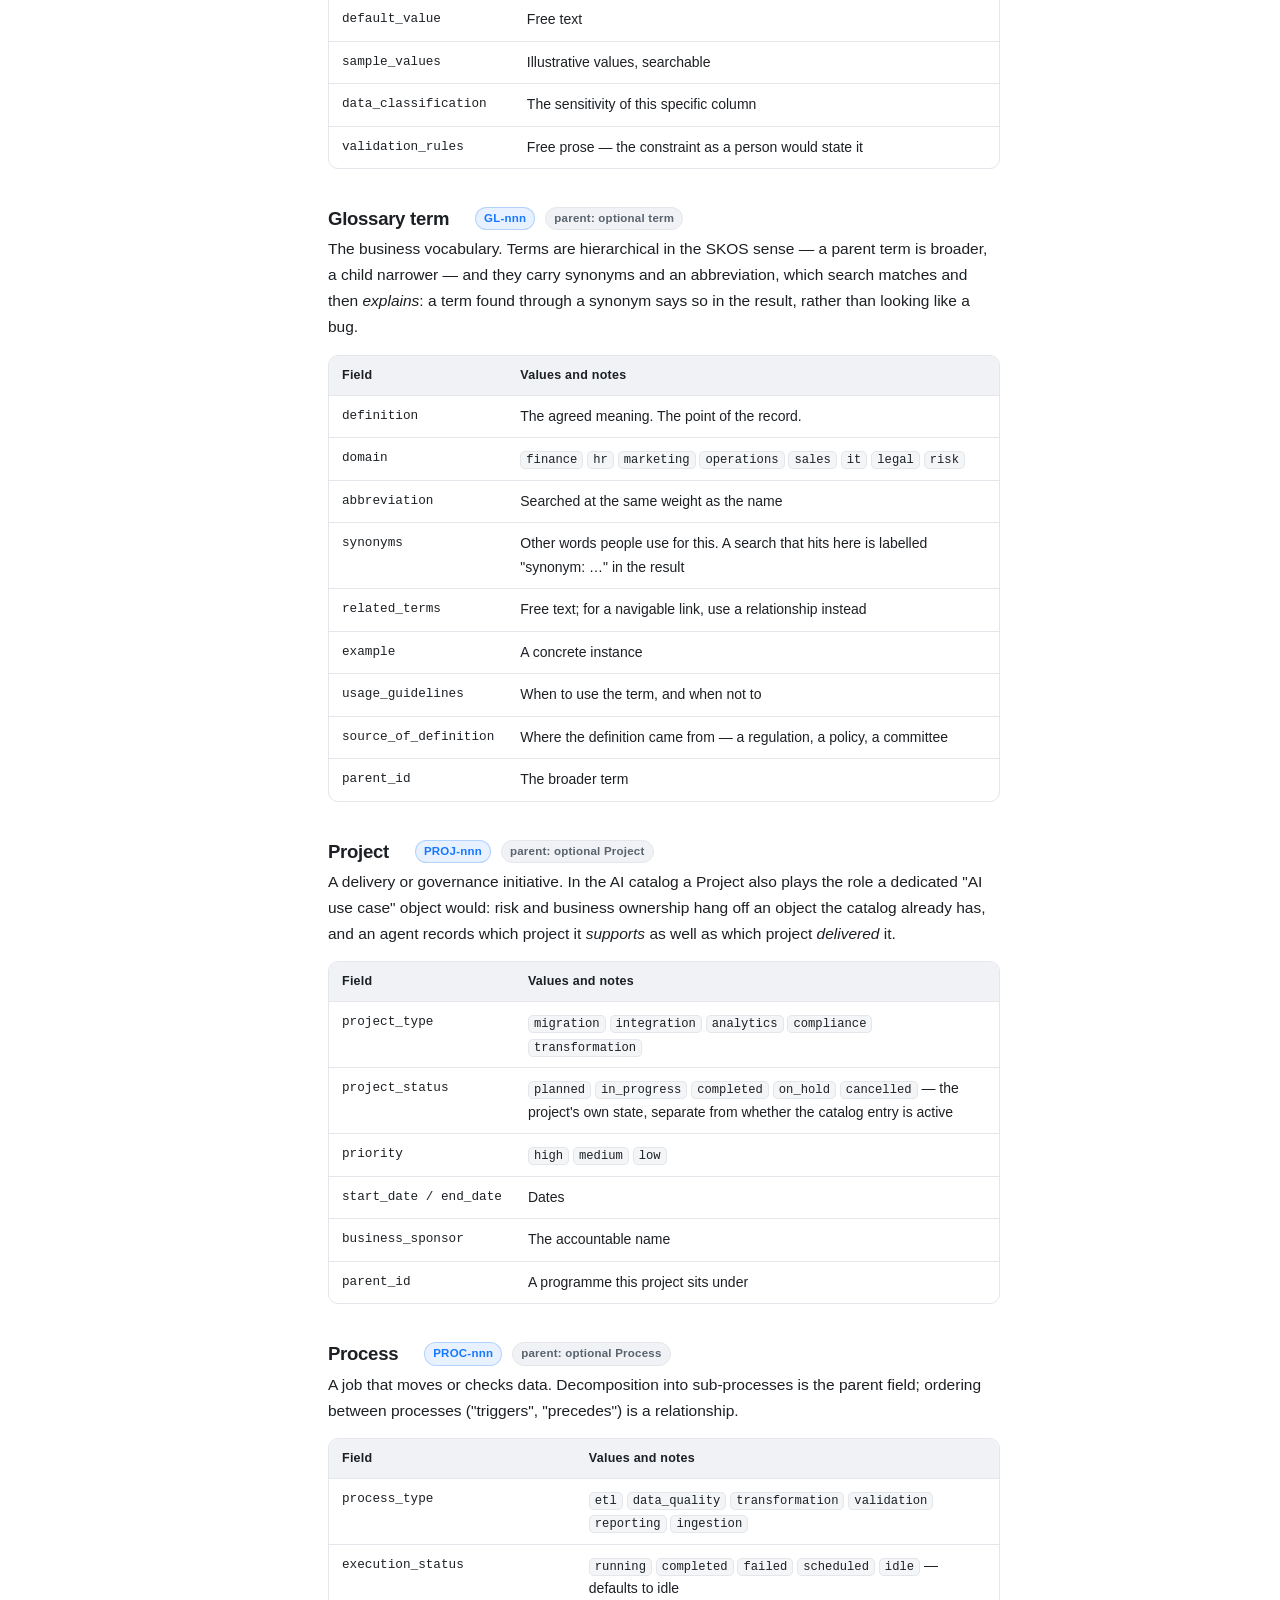
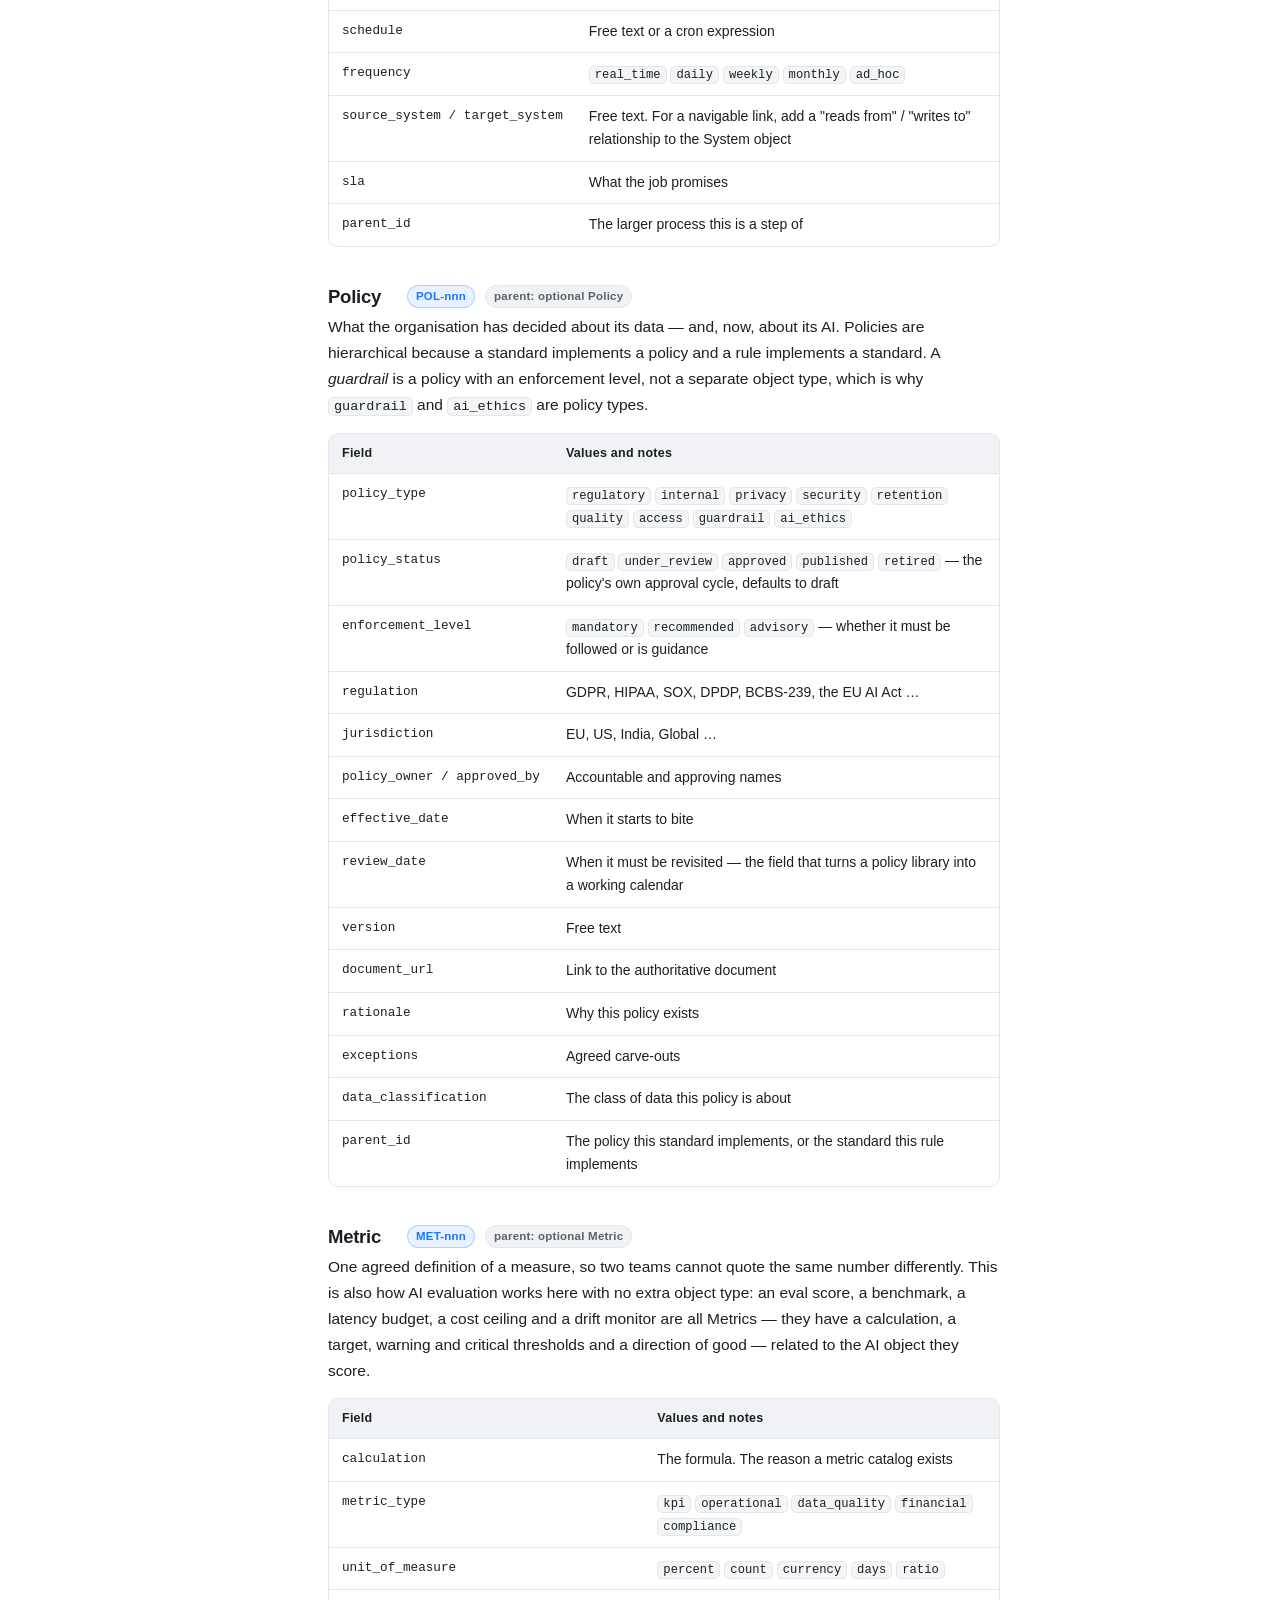
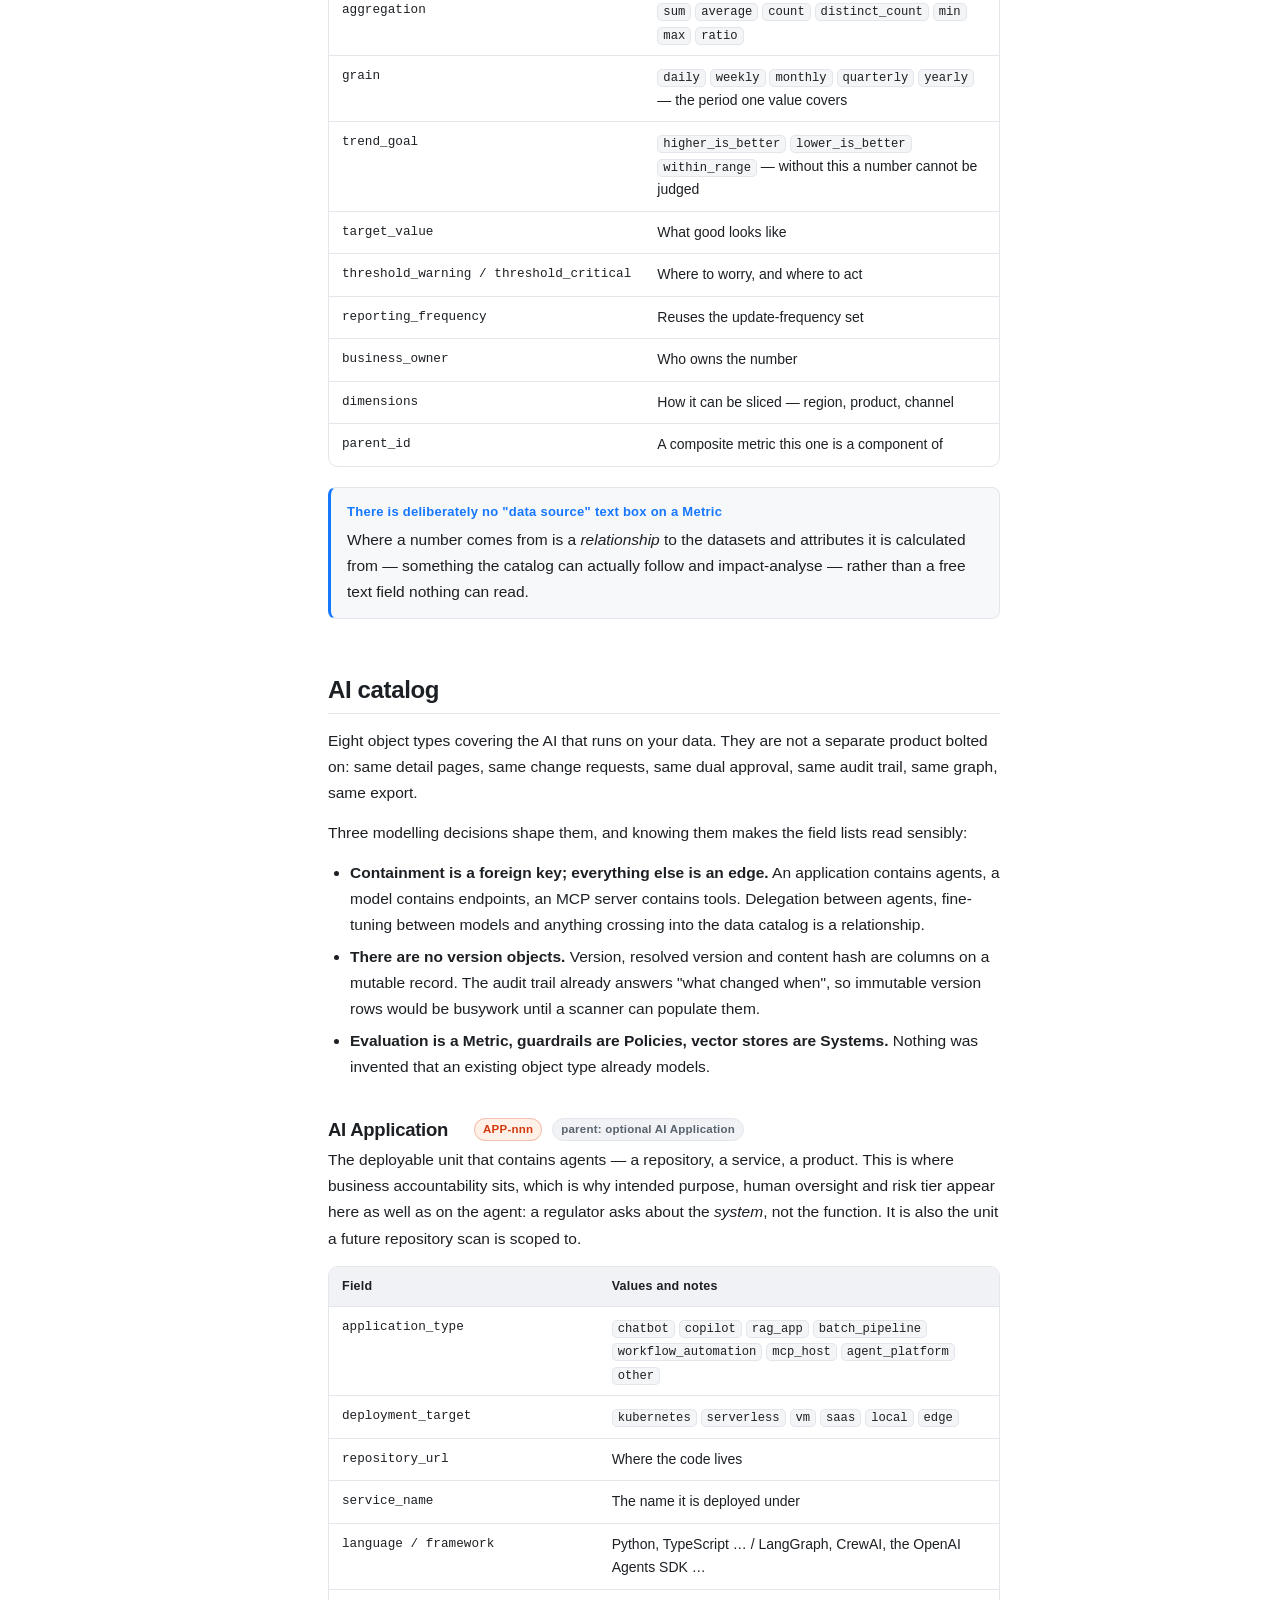
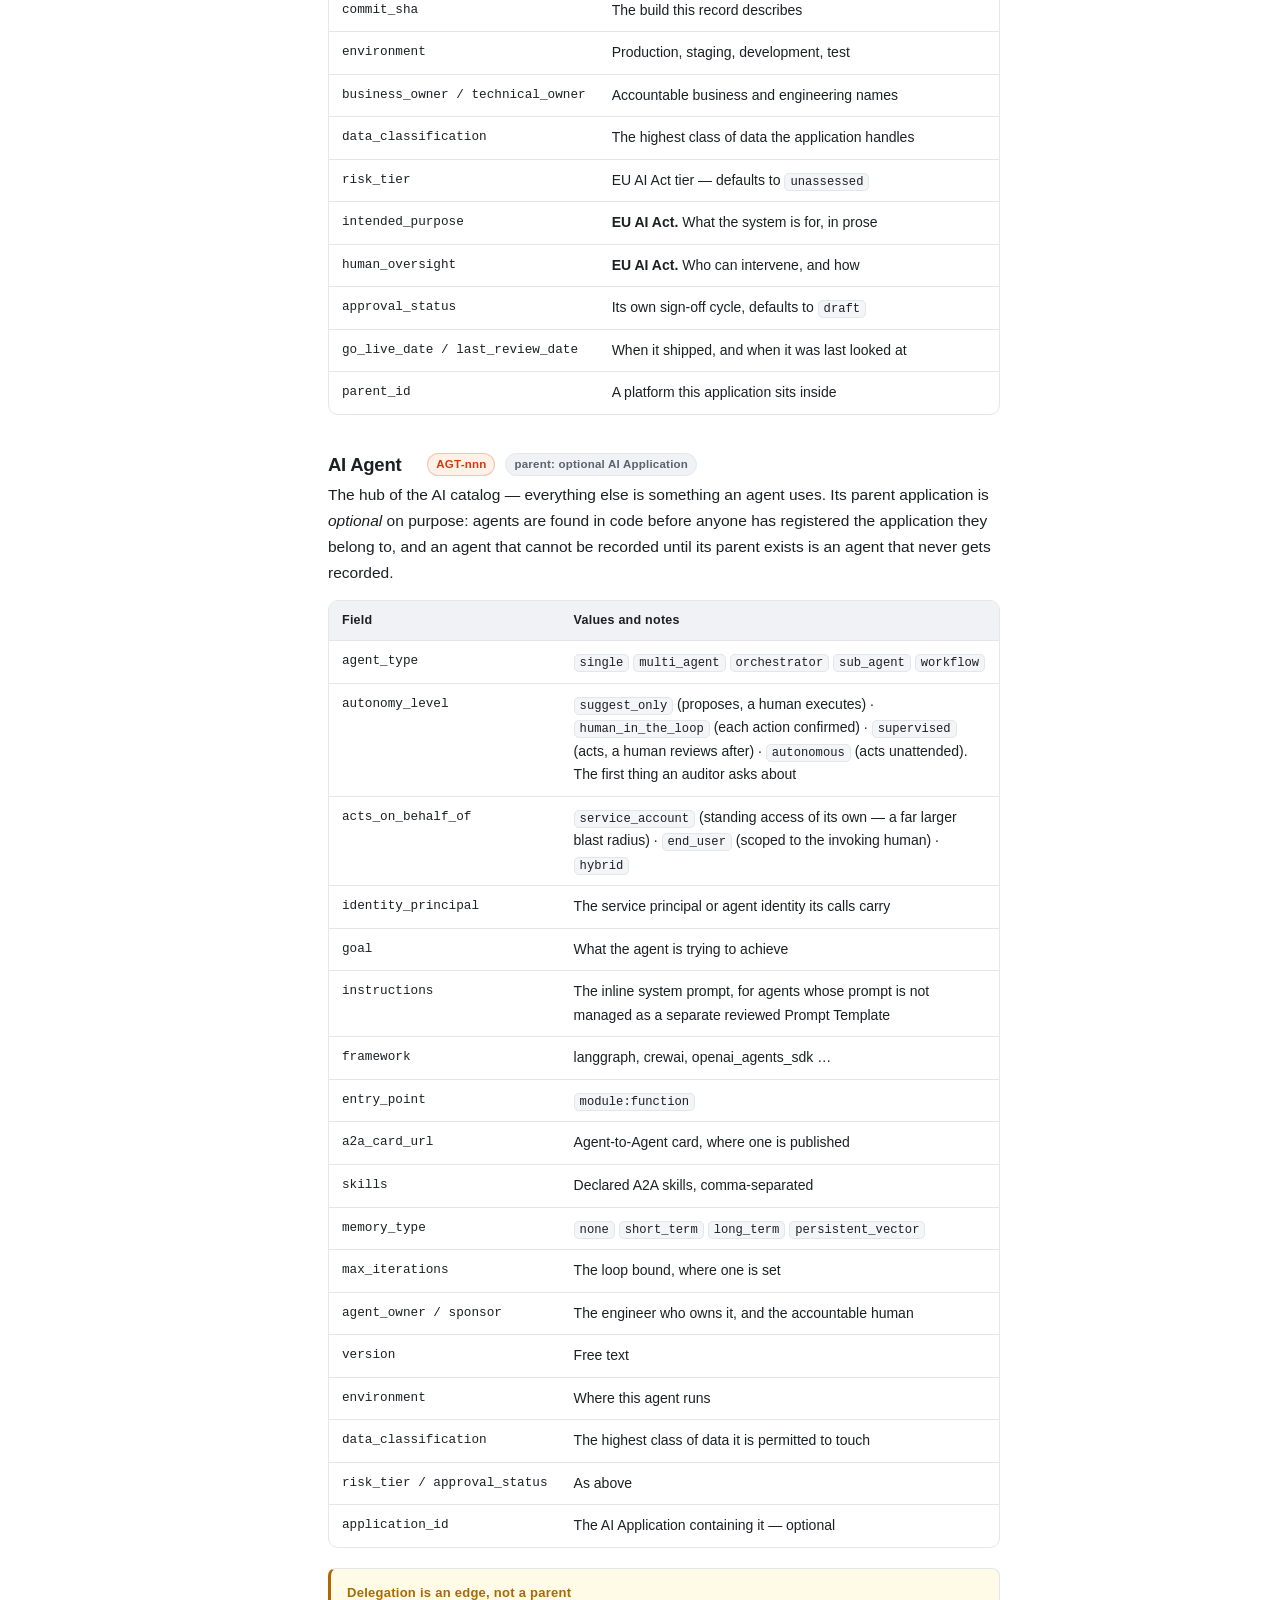
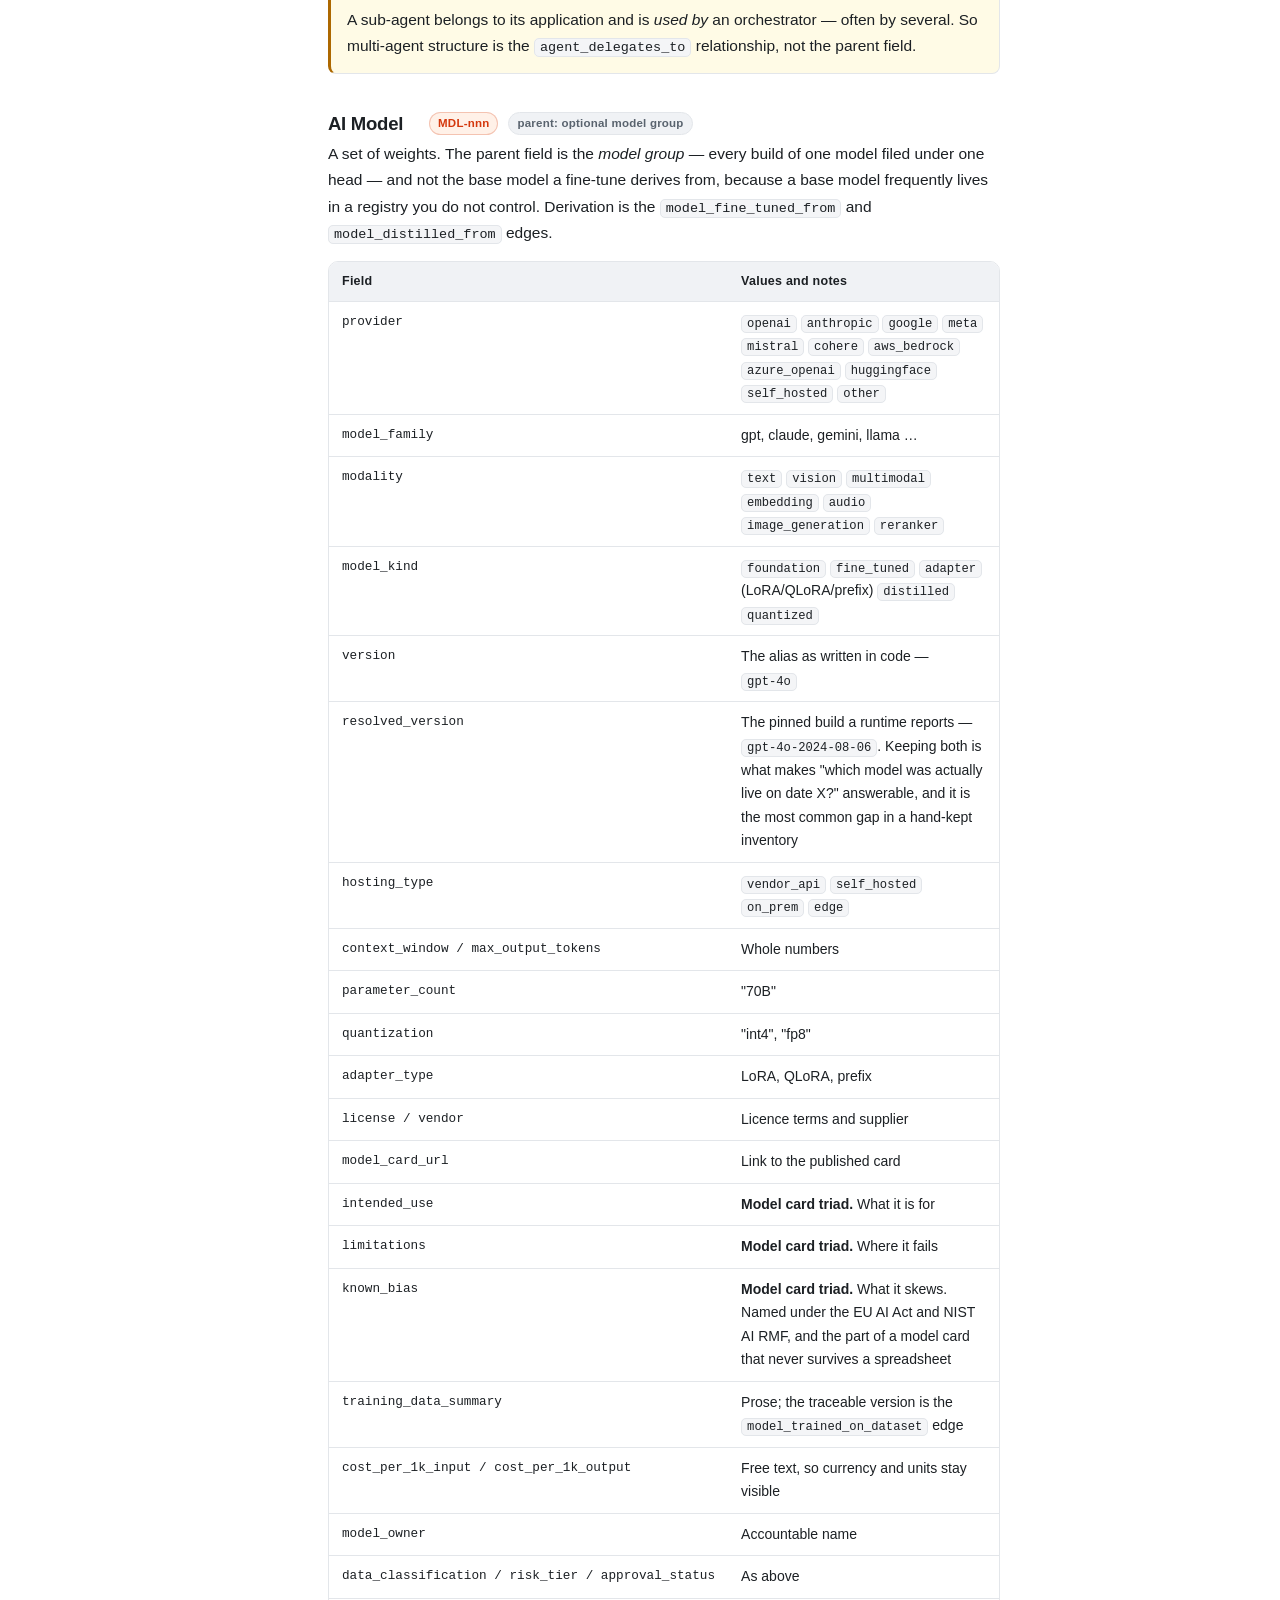
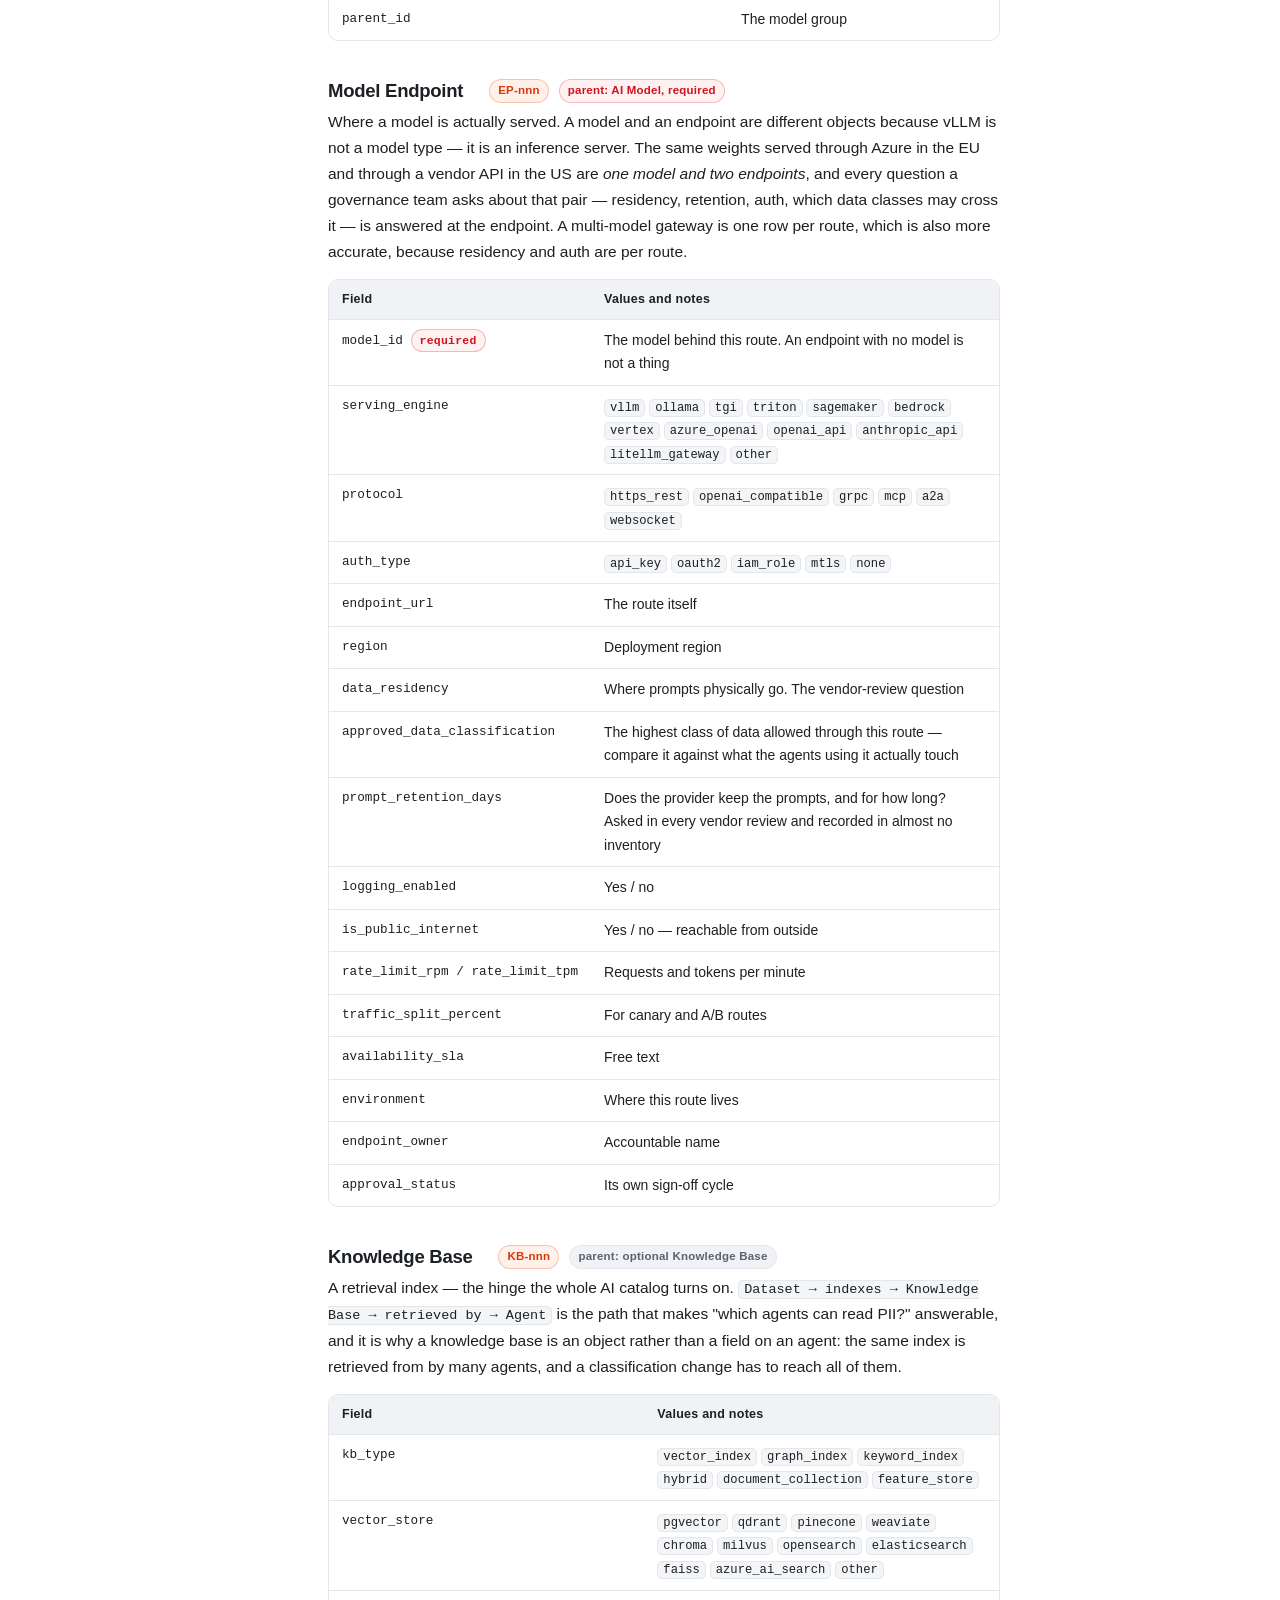
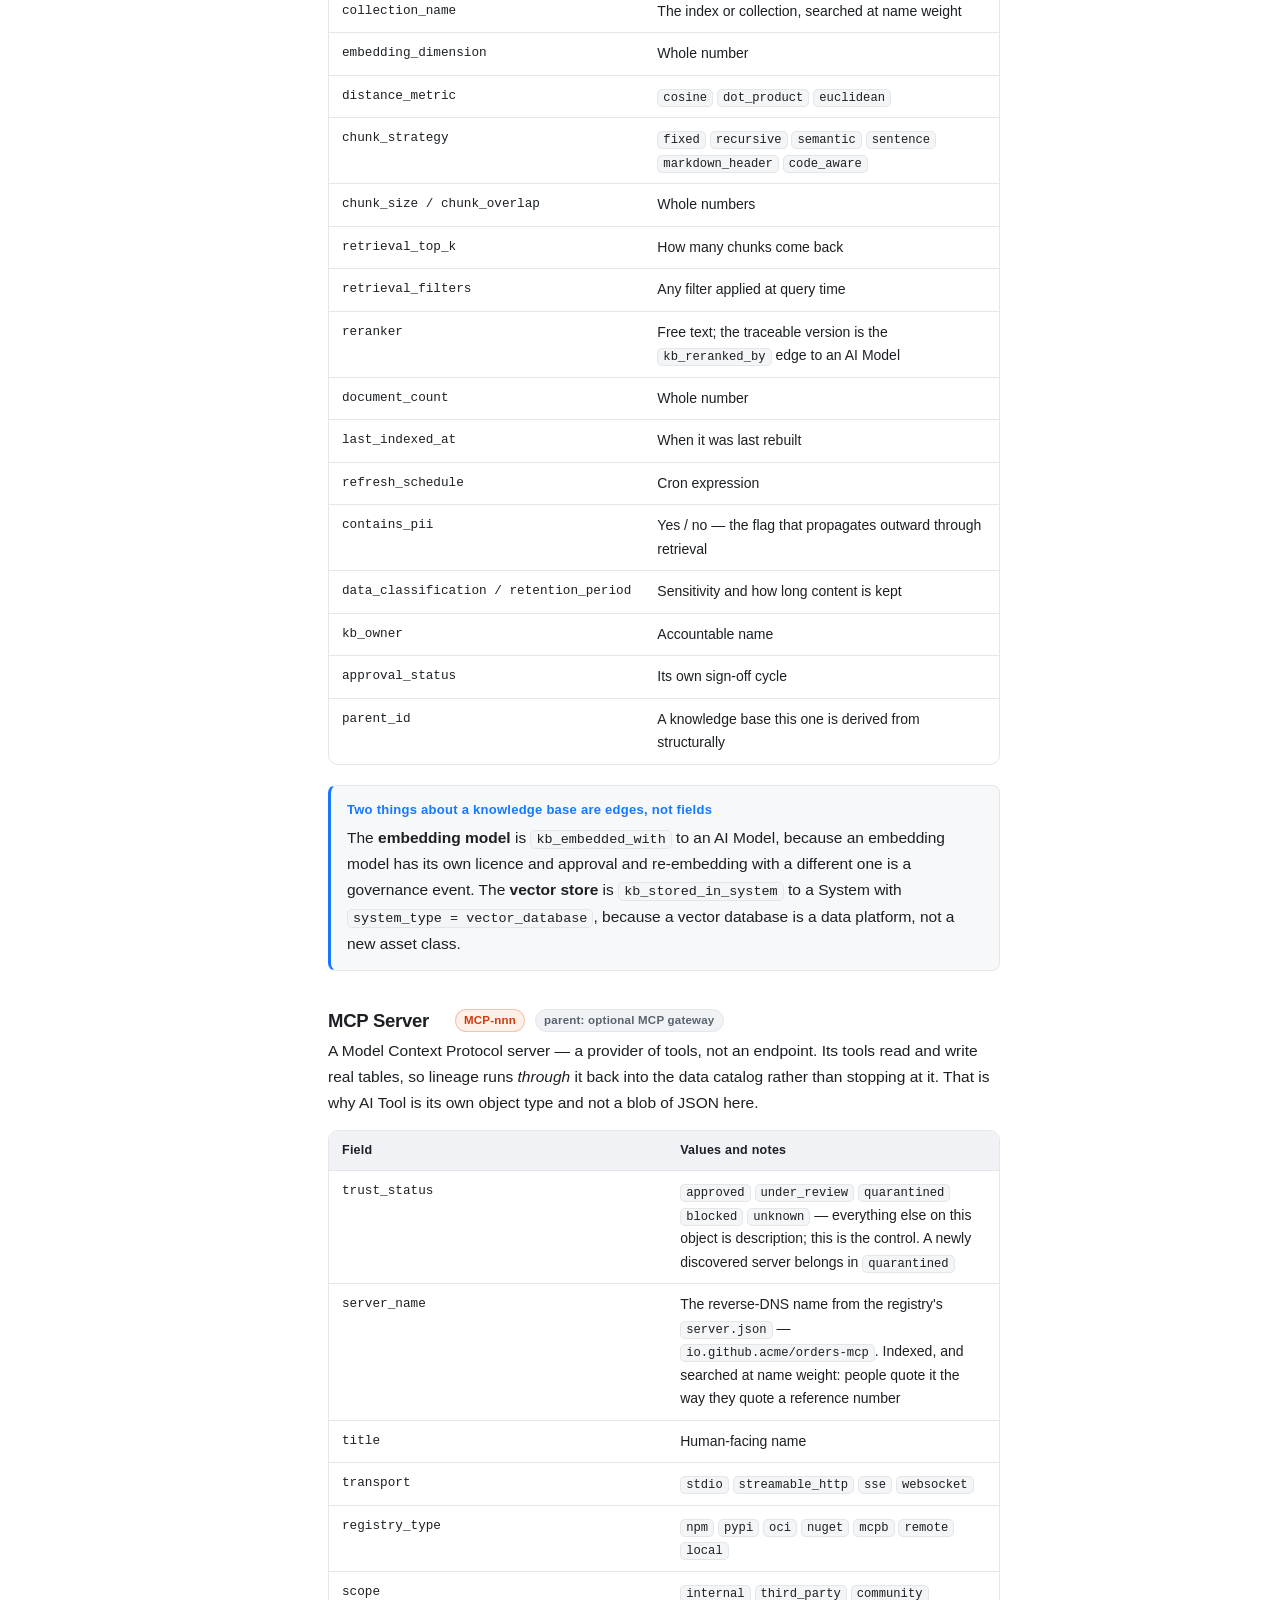
<file: features.html>
<!DOCTYPE html>
<html lang="en">
<head>
<meta charset="utf-8">
<meta name="viewport" content="width=device-width, initial-scale=1">
<title>Features — DataMind Twinfold</title>
<meta name="description" content="Complete feature reference for DataMind Twinfold: every object type field by field, every enum, all 141 relationship types, search scoring, approvals, audit and the API surface.">
<link rel="stylesheet" href="assets/docs.css">
<link rel="icon" href="data:image/svg+xml,<svg xmlns='http://www.w3.org/2000/svg' viewBox='0 0 100 100'><text y='.9em' font-size='90'>📘</text></svg>">
</head>
<body>

<header class="topbar">
  <button class="icon-btn menu-btn" data-menu-toggle aria-expanded="false" aria-label="Open navigation">☰</button>
  <a class="brand" href="index.html"><span class="mark">DT</span> DataMind Twinfold <small>Documentation</small></a>
  <nav class="topnav">
    <a href="index.html">Overview</a>
    <a href="install.html">Install &amp; operate</a>
    <a href="features.html" aria-current="page">Features</a>
    <a href="usage.html">Using the product</a>
    <button class="icon-btn" data-theme-toggle type="button">☾</button>
  </nav>
</header>

<div class="shell">

  <aside class="sidebar">
    <h4>Feature reference</h4>
    <a href="#at-a-glance">Feature map</a>
    <a href="#model">The catalog model</a>
    <a href="#shared">Columns every object has</a>
    <a href="#shared-enums">Shared value sets</a>

    <h4>Data catalog</h4>
    <a href="#data-catalog">Overview</a>
    <a href="#f-system">System</a>
    <a href="#f-dataset">Dataset</a>
    <a href="#f-attribute">Attribute</a>
    <a href="#f-glossary">Glossary term</a>
    <a href="#f-project">Project</a>
    <a href="#f-process">Process</a>
    <a href="#f-policy">Policy</a>
    <a href="#f-metric">Metric</a>

    <h4>AI catalog</h4>
    <a href="#ai-catalog">Overview</a>
    <a href="#f-ai-application">AI Application</a>
    <a href="#f-ai-agent">AI Agent</a>
    <a href="#f-ai-model">AI Model</a>
    <a href="#f-model-endpoint">Model Endpoint</a>
    <a href="#f-knowledge-base">Knowledge Base</a>
    <a href="#f-mcp-server">MCP Server</a>
    <a href="#f-ai-tool">AI Tool</a>
    <a href="#f-prompt-template">Prompt Template</a>
    <a href="#scanner">Scanner-ready columns</a>

    <h4>Connecting things</h4>
    <a href="#relationships">Relationships</a>
    <a href="#rel-catalogue">All 141 types</a>
    <a href="#hierarchy">Hierarchy</a>
    <a href="#graph">The graph view</a>

    <h4>Finding things</h4>
    <a href="#search">Search</a>
    <a href="#search-filters">Query filters</a>
    <a href="#export">Excel export</a>

    <h4>Governing things</h4>
    <a href="#governance">Change requests</a>
    <a href="#approvals">Approval routing</a>
    <a href="#audit">Audit trail</a>
    <a href="#people">People &amp; stewardship</a>
    <a href="#security">Security</a>

    <h4>Interfaces</h4>
    <a href="#ui">Screens</a>
    <a href="#api">API surface</a>
    <a href="#not-features">Deliberate omissions</a>

    <h4>Elsewhere</h4>
    <a href="install.html">Install &amp; operate</a>
    <a href="install.html#prod-architecture">Deployed architecture</a>
    <a href="install.html#config">Configuration settings</a>
    <a href="usage.html">Using the product</a>
    <a href="index.html">Overview</a>
  </aside>

  <main class="content">

    <h1>Feature reference</h1>
    <p class="lede">Everything the platform does, in detail: every object type field by field, every
    value an enum accepts, all 141 relationship types, how search is scored, how approvals are routed,
    what the audit trail records and what the API exposes.</p>

    <p>If you are looking for <em>how to do something</em> rather than <em>what exists</em>, the
    <a href="usage.html">usage guide</a> is the companion to this page.</p>

    <h2 id="at-a-glance">Feature map</h2>

    <div class="table-wrap">
    <table>
      <thead><tr><th>Area</th><th>What you get</th></tr></thead>
      <tbody>
        <tr><td><strong>Cataloguing</strong></td><td>17 object types across a data catalog and an AI catalog, each with a full field set, automatic reference numbers, lifecycle status and data classification.</td></tr>
        <tr><td><strong>Relationships</strong></td><td>141 typed, directional relationship kinds out of the box — 55 of them crossing between the data catalog and the AI catalog — each reading as a sentence both ways.</td></tr>
        <tr><td><strong>Graph</strong></td><td>An interactive neighbourhood view of any object to three hops, with children nested inside their parents, colour by facet, shape by catalog, and honest truncation.</td></tr>
        <tr><td><strong>Search</strong></td><td>One box over every type plus people. Ranked full text, typo tolerance, exact reference matching, prefix boost and usage boost, with <code>type:</code> and <code>status:</code> filters and per-type result counts.</td></tr>
        <tr><td><strong>Export</strong></td><td>Any search exports to an Excel workbook — one sheet per type, every column of the object, mandatory columns headed in red, filters and frozen headers applied.</td></tr>
        <tr><td><strong>Change control</strong></td><td>Anyone can raise a change request on anything; stewards and administrators decide. Relationship changes collect one approval per facet involved and apply themselves on the last approval.</td></tr>
        <tr><td><strong>Audit</strong></td><td>Structural capture of every write, with the before and after of each field, the acting user, and how the change arrived.</td></tr>
        <tr><td><strong>Access control</strong></td><td>Administrators, per-facet stewards and read-only users, enforced at the API on every write path.</td></tr>
        <tr><td><strong>AI governance</strong></td><td>EU AI Act risk tiers, intended purpose and human oversight, agent autonomy and delegated authority, endpoint residency and prompt retention, MCP trust status, tool behaviour hints, prompt content hashes.</td></tr>
      </tbody>
    </table>
    </div>

    <h2 id="model">The catalog model</h2>

    <p>Every object type is declared once in a central <em>facet registry</em>. One registry entry
    carries the route slug, the database table, the ORM model, the plural and singular display names, the
    change-request target name, the reference prefix, the catalog group, the containment parent, and the
    search weighting. Everything else in the product — routes, permissions, audit coverage, the graph's
    nesting rules, the export's sheet list, the search index definition — is derived from it rather than
    restated, and a validator refuses to start the application if any of it is inconsistent.</p>

    <p>The practical consequence for you: the seventeen types behave identically. There is no feature
    that works on datasets but not on agents.</p>

    <h3 id="shared">Columns every object has</h3>

    <div class="table-wrap">
    <table class="fields">
      <thead><tr><th>Field</th><th>Meaning</th></tr></thead>
      <tbody>
        <tr><td>id</td><td>Internal numeric key. Unique per table, not across tables, which is why the graph keys nodes as <code>facet:id</code>.</td></tr>
        <tr><td>name <span class="pill req">required</span></td><td>The display name. Change requests carry <code>title</code> instead.</td></tr>
        <tr><td>reference_number</td><td>Assigned on creation from the facet's prefix and the next id — <code>SYS-001</code>, <code>AGT-014</code>. Unique and indexed; you cannot set or change it.</td></tr>
        <tr><td>description</td><td>Free prose. Weighted into search at the "prose" level.</td></tr>
        <tr><td>lifecycle_status</td><td><code>active</code> · <code>inactive</code> · <code>obsolete</code>. Defaults to active.</td></tr>
        <tr><td>created_by / updated_by</td><td>The user who created the object and the one who last changed it. Shown as names on the detail page and in the export, never as raw ids.</td></tr>
        <tr><td>created_at / updated_at</td><td>Timestamps, maintained by the database.</td></tr>
        <tr><td>search_vector</td><td>A generated full-text column. Never exported, never shown, rebuilt automatically when its definition changes.</td></tr>
      </tbody>
    </table>
    </div>

    <h3 id="shared-enums">Shared value sets</h3>

    <p>Reused verbatim across facets rather than re-invented per type, so a filter or a report means the
    same thing everywhere.</p>

    <div class="table-wrap">
    <table>
      <thead><tr><th>Set</th><th>Values</th><th>Used by</th></tr></thead>
      <tbody>
        <tr><td><strong>Lifecycle status</strong></td><td><code>active</code> <code>inactive</code> <code>obsolete</code></td><td>Every object</td></tr>
        <tr><td><strong>Data classification</strong></td><td><code>public</code> <code>internal</code> <code>confidential</code> <code>restricted</code></td><td>System, Dataset, Attribute, Policy, AI Application, AI Agent, AI Model, Knowledge Base, AI Tool, MCP Server; Model Endpoint as <em>approved</em> classification</td></tr>
        <tr><td><strong>Environment</strong></td><td><code>production</code> <code>staging</code> <code>development</code> <code>test</code></td><td>System, AI Application, AI Agent, Model Endpoint, MCP Server (as host environment)</td></tr>
        <tr><td><strong>Update frequency</strong></td><td><code>real_time</code> <code>daily</code> <code>weekly</code> <code>monthly</code> <code>ad_hoc</code></td><td>Dataset, Process (frequency), Metric (reporting frequency)</td></tr>
        <tr><td><strong>Priority</strong></td><td><code>high</code> <code>medium</code> <code>low</code></td><td>Project, Change Request</td></tr>
        <tr><td><strong>AI risk tier</strong></td><td><code>unacceptable</code> <code>high</code> <code>limited</code> <code>minimal</code> <code>unassessed</code></td><td>AI Application, AI Agent, AI Model, MCP Server, AI Tool</td></tr>
        <tr><td><strong>AI approval status</strong></td><td><code>draft</code> <code>under_review</code> <code>approved</code> <code>rejected</code> <code>retired</code></td><td>AI Application, AI Agent, AI Model, Model Endpoint, Knowledge Base, Prompt Template</td></tr>
        <tr><td><strong>AI source</strong></td><td><code>manual</code> <code>declared</code> <code>discovered</code> <code>runtime</code></td><td>All eight AI facets — see <a href="#scanner">scanner-ready columns</a></td></tr>
      </tbody>
    </table>
    </div>

    <div class="note">
      <div class="note-title">Risk tier is the anchor</div>
      <p>The EU AI Act tiers are not decoration. An unacceptable-risk system may not ship; a high-risk
      one needs documented human oversight, evaluation evidence and a conformity assessment. Every other
      governance decision about an AI object hangs off this field, which is why it defaults to
      <code>unassessed</code> rather than to something comfortable.</p>
    </div>

    <h2 id="data-catalog">Data catalog</h2>

    <p>Eight object types covering systems, the data inside them, the vocabulary that describes it, and
    the projects, processes, policies and metrics around it.</p>

    <!-- ======================================================== SYSTEM -->
    <div class="facet-head">
      <h3 id="f-system">System</h3>
      <span class="pill data">SYS-nnn</span>
      <span class="pill muted">parent: optional System</span>
    </div>

    <p>Anything that holds or moves data. Systems are self-parenting, so a platform can contain its
    components. Three of the system types exist specifically for AI infrastructure: a vector database is
    a data platform, not a new asset class, so the ownership, environment and classification machinery
    already here applies to it unchanged.</p>

    <div class="table-wrap">
    <table class="fields">
      <thead><tr><th>Field</th><th>Values and notes</th></tr></thead>
      <tbody>
        <tr><td>system_type</td><td><code>application</code> <code>database</code> <code>data_warehouse</code> <code>data_lake</code> <code>api</code> <code>file_system</code> <code>cloud_service</code> <code>vector_database</code> <code>ai_platform</code> <code>model_gateway</code></td></tr>
        <tr><td>environment</td><td><code>production</code> <code>staging</code> <code>development</code> <code>test</code></td></tr>
        <tr><td>owner</td><td>Business owner, free text</td></tr>
        <tr><td>technical_contact</td><td>Who to call when it breaks</td></tr>
        <tr><td>vendor</td><td>Supplier, where it is bought rather than built</td></tr>
        <tr><td>version</td><td>Free text</td></tr>
        <tr><td>url</td><td>Console, documentation or landing page</td></tr>
        <tr><td>data_classification</td><td>The highest class of data the system holds</td></tr>
        <tr><td>parent_id</td><td>Another System, for platform → component hierarchies</td></tr>
      </tbody>
    </table>
    </div>

    <!-- ======================================================== DATASET -->
    <div class="facet-head">
      <h3 id="f-dataset">Dataset</h3>
      <span class="pill data">DS-nnn</span>
      <span class="pill req">parent: System, required</span>
    </div>

    <p>One addressable body of data inside a system. A dataset cannot exist without a system — the
    create form will not let you submit one, and the API rejects it.</p>

    <div class="table-wrap">
    <table class="fields">
      <thead><tr><th>Field</th><th>Values and notes</th></tr></thead>
      <tbody>
        <tr><td>system_id <span class="pill req">required</span></td><td>The System this lives in</td></tr>
        <tr><td>dataset_type</td><td><code>table</code> <code>view</code> <code>file</code> <code>api_endpoint</code> <code>report</code> <code>stream</code></td></tr>
        <tr><td>schema_name</td><td>Schema, weighted highly in search — people look datasets up this way</td></tr>
        <tr><td>database_name</td><td>Database, likewise</td></tr>
        <tr><td>row_count</td><td>Approximate size, whole number</td></tr>
        <tr><td>data_classification</td><td>The class of data in this dataset</td></tr>
        <tr><td>update_frequency</td><td><code>real_time</code> <code>daily</code> <code>weekly</code> <code>monthly</code> <code>ad_hoc</code></td></tr>
        <tr><td>retention_period</td><td>Free text — "7 years", "90 days"</td></tr>
      </tbody>
    </table>
    </div>

    <!-- ======================================================== ATTRIBUTE -->
    <div class="facet-head">
      <h3 id="f-attribute">Attribute</h3>
      <span class="pill data">ATTR-nnn</span>
      <span class="pill req">parent: Dataset, required</span>
    </div>

    <p>A column or field. This is the level at which sensitivity is usually real, and therefore the
    level the AI catalog's "which agents can reach this?" question is asked at.</p>

    <div class="table-wrap">
    <table class="fields">
      <thead><tr><th>Field</th><th>Values and notes</th></tr></thead>
      <tbody>
        <tr><td>dataset_id <span class="pill req">required</span></td><td>The Dataset this column belongs to</td></tr>
        <tr><td>data_type</td><td><code>string</code> <code>integer</code> <code>decimal</code> <code>date</code> <code>boolean</code> <code>timestamp</code> <code>text</code></td></tr>
        <tr><td>length</td><td>Declared length, whole number</td></tr>
        <tr><td>is_nullable</td><td>Yes / no, default yes</td></tr>
        <tr><td>is_primary_key</td><td>Yes / no, default no</td></tr>
        <tr><td>is_business_key</td><td>Yes / no — the key a business user would identify a row by, which is frequently not the primary key</td></tr>
        <tr><td>default_value</td><td>Free text</td></tr>
        <tr><td>sample_values</td><td>Illustrative values, searchable</td></tr>
        <tr><td>data_classification</td><td>The sensitivity of this specific column</td></tr>
        <tr><td>validation_rules</td><td>Free prose — the constraint as a person would state it</td></tr>
      </tbody>
    </table>
    </div>

    <!-- ======================================================== GLOSSARY -->
    <div class="facet-head">
      <h3 id="f-glossary">Glossary term</h3>
      <span class="pill data">GL-nnn</span>
      <span class="pill muted">parent: optional term</span>
    </div>

    <p>The business vocabulary. Terms are hierarchical in the SKOS sense — a parent term is broader, a
    child narrower — and they carry synonyms and an abbreviation, which search matches and then
    <em>explains</em>: a term found through a synonym says so in the result, rather than looking like a
    bug.</p>

    <div class="table-wrap">
    <table class="fields">
      <thead><tr><th>Field</th><th>Values and notes</th></tr></thead>
      <tbody>
        <tr><td>definition</td><td>The agreed meaning. The point of the record.</td></tr>
        <tr><td>domain</td><td><code>finance</code> <code>hr</code> <code>marketing</code> <code>operations</code> <code>sales</code> <code>it</code> <code>legal</code> <code>risk</code></td></tr>
        <tr><td>abbreviation</td><td>Searched at the same weight as the name</td></tr>
        <tr><td>synonyms</td><td>Other words people use for this. A search that hits here is labelled "synonym: …" in the result</td></tr>
        <tr><td>related_terms</td><td>Free text; for a navigable link, use a relationship instead</td></tr>
        <tr><td>example</td><td>A concrete instance</td></tr>
        <tr><td>usage_guidelines</td><td>When to use the term, and when not to</td></tr>
        <tr><td>source_of_definition</td><td>Where the definition came from — a regulation, a policy, a committee</td></tr>
        <tr><td>parent_id</td><td>The broader term</td></tr>
      </tbody>
    </table>
    </div>

    <!-- ======================================================== PROJECT -->
    <div class="facet-head">
      <h3 id="f-project">Project</h3>
      <span class="pill data">PROJ-nnn</span>
      <span class="pill muted">parent: optional Project</span>
    </div>

    <p>A delivery or governance initiative. In the AI catalog a Project also plays the role a dedicated
    "AI use case" object would: risk and business ownership hang off an object the catalog already has,
    and an agent records which project it <em>supports</em> as well as which project <em>delivered</em>
    it.</p>

    <div class="table-wrap">
    <table class="fields">
      <thead><tr><th>Field</th><th>Values and notes</th></tr></thead>
      <tbody>
        <tr><td>project_type</td><td><code>migration</code> <code>integration</code> <code>analytics</code> <code>compliance</code> <code>transformation</code></td></tr>
        <tr><td>project_status</td><td><code>planned</code> <code>in_progress</code> <code>completed</code> <code>on_hold</code> <code>cancelled</code> — the project's own state, separate from whether the catalog entry is active</td></tr>
        <tr><td>priority</td><td><code>high</code> <code>medium</code> <code>low</code></td></tr>
        <tr><td>start_date / end_date</td><td>Dates</td></tr>
        <tr><td>business_sponsor</td><td>The accountable name</td></tr>
        <tr><td>parent_id</td><td>A programme this project sits under</td></tr>
      </tbody>
    </table>
    </div>

    <!-- ======================================================== PROCESS -->
    <div class="facet-head">
      <h3 id="f-process">Process</h3>
      <span class="pill data">PROC-nnn</span>
      <span class="pill muted">parent: optional Process</span>
    </div>

    <p>A job that moves or checks data. Decomposition into sub-processes is the parent field; ordering
    between processes ("triggers", "precedes") is a relationship.</p>

    <div class="table-wrap">
    <table class="fields">
      <thead><tr><th>Field</th><th>Values and notes</th></tr></thead>
      <tbody>
        <tr><td>process_type</td><td><code>etl</code> <code>data_quality</code> <code>transformation</code> <code>validation</code> <code>reporting</code> <code>ingestion</code></td></tr>
        <tr><td>execution_status</td><td><code>running</code> <code>completed</code> <code>failed</code> <code>scheduled</code> <code>idle</code> — defaults to idle</td></tr>
        <tr><td>schedule</td><td>Free text or a cron expression</td></tr>
        <tr><td>frequency</td><td><code>real_time</code> <code>daily</code> <code>weekly</code> <code>monthly</code> <code>ad_hoc</code></td></tr>
        <tr><td>source_system / target_system</td><td>Free text. For a navigable link, add a "reads from" / "writes to" relationship to the System object</td></tr>
        <tr><td>sla</td><td>What the job promises</td></tr>
        <tr><td>parent_id</td><td>The larger process this is a step of</td></tr>
      </tbody>
    </table>
    </div>

    <!-- ======================================================== POLICY -->
    <div class="facet-head">
      <h3 id="f-policy">Policy</h3>
      <span class="pill data">POL-nnn</span>
      <span class="pill muted">parent: optional Policy</span>
    </div>

    <p>What the organisation has decided about its data — and, now, about its AI. Policies are
    hierarchical because a standard implements a policy and a rule implements a standard. A
    <em>guardrail</em> is a policy with an enforcement level, not a separate object type, which is why
    <code>guardrail</code> and <code>ai_ethics</code> are policy types.</p>

    <div class="table-wrap">
    <table class="fields">
      <thead><tr><th>Field</th><th>Values and notes</th></tr></thead>
      <tbody>
        <tr><td>policy_type</td><td><code>regulatory</code> <code>internal</code> <code>privacy</code> <code>security</code> <code>retention</code> <code>quality</code> <code>access</code> <code>guardrail</code> <code>ai_ethics</code></td></tr>
        <tr><td>policy_status</td><td><code>draft</code> <code>under_review</code> <code>approved</code> <code>published</code> <code>retired</code> — the policy's own approval cycle, defaults to draft</td></tr>
        <tr><td>enforcement_level</td><td><code>mandatory</code> <code>recommended</code> <code>advisory</code> — whether it must be followed or is guidance</td></tr>
        <tr><td>regulation</td><td>GDPR, HIPAA, SOX, DPDP, BCBS-239, the EU AI Act …</td></tr>
        <tr><td>jurisdiction</td><td>EU, US, India, Global …</td></tr>
        <tr><td>policy_owner / approved_by</td><td>Accountable and approving names</td></tr>
        <tr><td>effective_date</td><td>When it starts to bite</td></tr>
        <tr><td>review_date</td><td>When it must be revisited — the field that turns a policy library into a working calendar</td></tr>
        <tr><td>version</td><td>Free text</td></tr>
        <tr><td>document_url</td><td>Link to the authoritative document</td></tr>
        <tr><td>rationale</td><td>Why this policy exists</td></tr>
        <tr><td>exceptions</td><td>Agreed carve-outs</td></tr>
        <tr><td>data_classification</td><td>The class of data this policy is about</td></tr>
        <tr><td>parent_id</td><td>The policy this standard implements, or the standard this rule implements</td></tr>
      </tbody>
    </table>
    </div>

    <!-- ======================================================== METRIC -->
    <div class="facet-head">
      <h3 id="f-metric">Metric</h3>
      <span class="pill data">MET-nnn</span>
      <span class="pill muted">parent: optional Metric</span>
    </div>

    <p>One agreed definition of a measure, so two teams cannot quote the same number differently. This
    is also how AI evaluation works here with no extra object type: an eval score, a benchmark,
    a latency budget, a cost ceiling and a drift monitor are all Metrics — they have a calculation, a
    target, warning and critical thresholds and a direction of good — related to the AI object they
    score.</p>

    <div class="table-wrap">
    <table class="fields">
      <thead><tr><th>Field</th><th>Values and notes</th></tr></thead>
      <tbody>
        <tr><td>calculation</td><td>The formula. The reason a metric catalog exists</td></tr>
        <tr><td>metric_type</td><td><code>kpi</code> <code>operational</code> <code>data_quality</code> <code>financial</code> <code>compliance</code></td></tr>
        <tr><td>unit_of_measure</td><td><code>percent</code> <code>count</code> <code>currency</code> <code>days</code> <code>ratio</code></td></tr>
        <tr><td>aggregation</td><td><code>sum</code> <code>average</code> <code>count</code> <code>distinct_count</code> <code>min</code> <code>max</code> <code>ratio</code></td></tr>
        <tr><td>grain</td><td><code>daily</code> <code>weekly</code> <code>monthly</code> <code>quarterly</code> <code>yearly</code> — the period one value covers</td></tr>
        <tr><td>trend_goal</td><td><code>higher_is_better</code> <code>lower_is_better</code> <code>within_range</code> — without this a number cannot be judged</td></tr>
        <tr><td>target_value</td><td>What good looks like</td></tr>
        <tr><td>threshold_warning / threshold_critical</td><td>Where to worry, and where to act</td></tr>
        <tr><td>reporting_frequency</td><td>Reuses the update-frequency set</td></tr>
        <tr><td>business_owner</td><td>Who owns the number</td></tr>
        <tr><td>dimensions</td><td>How it can be sliced — region, product, channel</td></tr>
        <tr><td>parent_id</td><td>A composite metric this one is a component of</td></tr>
      </tbody>
    </table>
    </div>

    <div class="note">
      <div class="note-title">There is deliberately no "data source" text box on a Metric</div>
      <p>Where a number comes from is a <em>relationship</em> to the datasets and attributes it is
      calculated from — something the catalog can actually follow and impact-analyse — rather than a free
      text field nothing can read.</p>
    </div>

    <h2 id="ai-catalog">AI catalog</h2>

    <p>Eight object types covering the AI that runs on your data. They are not a separate product bolted
    on: same detail pages, same change requests, same dual approval, same audit trail, same graph, same
    export.</p>

    <p>Three modelling decisions shape them, and knowing them makes the field lists read sensibly:</p>

    <ul>
      <li><strong>Containment is a foreign key; everything else is an edge.</strong> An application
      contains agents, a model contains endpoints, an MCP server contains tools. Delegation between
      agents, fine-tuning between models and anything crossing into the data catalog is a relationship.</li>
      <li><strong>There are no version objects.</strong> Version, resolved version and content hash are
      columns on a mutable record. The audit trail already answers "what changed when", so immutable
      version rows would be busywork until a scanner can populate them.</li>
      <li><strong>Evaluation is a Metric, guardrails are Policies, vector stores are Systems.</strong>
      Nothing was invented that an existing object type already models.</li>
    </ul>

    <!-- ======================================================== AI APPLICATION -->
    <div class="facet-head">
      <h3 id="f-ai-application">AI Application</h3>
      <span class="pill ai">APP-nnn</span>
      <span class="pill muted">parent: optional AI Application</span>
    </div>

    <p>The deployable unit that contains agents — a repository, a service, a product. This is where
    business accountability sits, which is why intended purpose, human oversight and risk tier appear
    here as well as on the agent: a regulator asks about the <em>system</em>, not the function. It is
    also the unit a future repository scan is scoped to.</p>

    <div class="table-wrap">
    <table class="fields">
      <thead><tr><th>Field</th><th>Values and notes</th></tr></thead>
      <tbody>
        <tr><td>application_type</td><td><code>chatbot</code> <code>copilot</code> <code>rag_app</code> <code>batch_pipeline</code> <code>workflow_automation</code> <code>mcp_host</code> <code>agent_platform</code> <code>other</code></td></tr>
        <tr><td>deployment_target</td><td><code>kubernetes</code> <code>serverless</code> <code>vm</code> <code>saas</code> <code>local</code> <code>edge</code></td></tr>
        <tr><td>repository_url</td><td>Where the code lives</td></tr>
        <tr><td>service_name</td><td>The name it is deployed under</td></tr>
        <tr><td>language / framework</td><td>Python, TypeScript … / LangGraph, CrewAI, the OpenAI Agents SDK …</td></tr>
        <tr><td>commit_sha</td><td>The build this record describes</td></tr>
        <tr><td>environment</td><td>Production, staging, development, test</td></tr>
        <tr><td>business_owner / technical_owner</td><td>Accountable business and engineering names</td></tr>
        <tr><td>data_classification</td><td>The highest class of data the application handles</td></tr>
        <tr><td>risk_tier</td><td>EU AI Act tier — defaults to <code>unassessed</code></td></tr>
        <tr><td>intended_purpose</td><td><strong>EU AI Act.</strong> What the system is for, in prose</td></tr>
        <tr><td>human_oversight</td><td><strong>EU AI Act.</strong> Who can intervene, and how</td></tr>
        <tr><td>approval_status</td><td>Its own sign-off cycle, defaults to <code>draft</code></td></tr>
        <tr><td>go_live_date / last_review_date</td><td>When it shipped, and when it was last looked at</td></tr>
        <tr><td>parent_id</td><td>A platform this application sits inside</td></tr>
      </tbody>
    </table>
    </div>

    <!-- ======================================================== AI AGENT -->
    <div class="facet-head">
      <h3 id="f-ai-agent">AI Agent</h3>
      <span class="pill ai">AGT-nnn</span>
      <span class="pill muted">parent: optional AI Application</span>
    </div>

    <p>The hub of the AI catalog — everything else is something an agent uses. Its parent application is
    <em>optional</em> on purpose: agents are found in code before anyone has registered the application
    they belong to, and an agent that cannot be recorded until its parent exists is an agent that never
    gets recorded.</p>

    <div class="table-wrap">
    <table class="fields">
      <thead><tr><th>Field</th><th>Values and notes</th></tr></thead>
      <tbody>
        <tr><td>agent_type</td><td><code>single</code> <code>multi_agent</code> <code>orchestrator</code> <code>sub_agent</code> <code>workflow</code></td></tr>
        <tr><td>autonomy_level</td><td><code>suggest_only</code> (proposes, a human executes) · <code>human_in_the_loop</code> (each action confirmed) · <code>supervised</code> (acts, a human reviews after) · <code>autonomous</code> (acts unattended). The first thing an auditor asks about</td></tr>
        <tr><td>acts_on_behalf_of</td><td><code>service_account</code> (standing access of its own — a far larger blast radius) · <code>end_user</code> (scoped to the invoking human) · <code>hybrid</code></td></tr>
        <tr><td>identity_principal</td><td>The service principal or agent identity its calls carry</td></tr>
        <tr><td>goal</td><td>What the agent is trying to achieve</td></tr>
        <tr><td>instructions</td><td>The inline system prompt, for agents whose prompt is not managed as a separate reviewed Prompt Template</td></tr>
        <tr><td>framework</td><td>langgraph, crewai, openai_agents_sdk …</td></tr>
        <tr><td>entry_point</td><td><code>module:function</code></td></tr>
        <tr><td>a2a_card_url</td><td>Agent-to-Agent card, where one is published</td></tr>
        <tr><td>skills</td><td>Declared A2A skills, comma-separated</td></tr>
        <tr><td>memory_type</td><td><code>none</code> <code>short_term</code> <code>long_term</code> <code>persistent_vector</code></td></tr>
        <tr><td>max_iterations</td><td>The loop bound, where one is set</td></tr>
        <tr><td>agent_owner / sponsor</td><td>The engineer who owns it, and the accountable human</td></tr>
        <tr><td>version</td><td>Free text</td></tr>
        <tr><td>environment</td><td>Where this agent runs</td></tr>
        <tr><td>data_classification</td><td>The highest class of data it is permitted to touch</td></tr>
        <tr><td>risk_tier / approval_status</td><td>As above</td></tr>
        <tr><td>application_id</td><td>The AI Application containing it — optional</td></tr>
      </tbody>
    </table>
    </div>

    <div class="note warn">
      <div class="note-title">Delegation is an edge, not a parent</div>
      <p>A sub-agent belongs to its application and is <em>used by</em> an orchestrator — often by
      several. So multi-agent structure is the <code>agent_delegates_to</code> relationship, not the
      parent field.</p>
    </div>

    <!-- ======================================================== AI MODEL -->
    <div class="facet-head">
      <h3 id="f-ai-model">AI Model</h3>
      <span class="pill ai">MDL-nnn</span>
      <span class="pill muted">parent: optional model group</span>
    </div>

    <p>A set of weights. The parent field is the <em>model group</em> — every build of one model filed
    under one head — and not the base model a fine-tune derives from, because a base model frequently
    lives in a registry you do not control. Derivation is the <code>model_fine_tuned_from</code> and
    <code>model_distilled_from</code> edges.</p>

    <div class="table-wrap">
    <table class="fields">
      <thead><tr><th>Field</th><th>Values and notes</th></tr></thead>
      <tbody>
        <tr><td>provider</td><td><code>openai</code> <code>anthropic</code> <code>google</code> <code>meta</code> <code>mistral</code> <code>cohere</code> <code>aws_bedrock</code> <code>azure_openai</code> <code>huggingface</code> <code>self_hosted</code> <code>other</code></td></tr>
        <tr><td>model_family</td><td>gpt, claude, gemini, llama …</td></tr>
        <tr><td>modality</td><td><code>text</code> <code>vision</code> <code>multimodal</code> <code>embedding</code> <code>audio</code> <code>image_generation</code> <code>reranker</code></td></tr>
        <tr><td>model_kind</td><td><code>foundation</code> <code>fine_tuned</code> <code>adapter</code> (LoRA/QLoRA/prefix) <code>distilled</code> <code>quantized</code></td></tr>
        <tr><td>version</td><td>The alias as written in code — <code>gpt-4o</code></td></tr>
        <tr><td>resolved_version</td><td>The pinned build a runtime reports — <code>gpt-4o-2024-08-06</code>. Keeping both is what makes "which model was actually live on date X?" answerable, and it is the most common gap in a hand-kept inventory</td></tr>
        <tr><td>hosting_type</td><td><code>vendor_api</code> <code>self_hosted</code> <code>on_prem</code> <code>edge</code></td></tr>
        <tr><td>context_window / max_output_tokens</td><td>Whole numbers</td></tr>
        <tr><td>parameter_count</td><td>"70B"</td></tr>
        <tr><td>quantization</td><td>"int4", "fp8"</td></tr>
        <tr><td>adapter_type</td><td>LoRA, QLoRA, prefix</td></tr>
        <tr><td>license / vendor</td><td>Licence terms and supplier</td></tr>
        <tr><td>model_card_url</td><td>Link to the published card</td></tr>
        <tr><td>intended_use</td><td><strong>Model card triad.</strong> What it is for</td></tr>
        <tr><td>limitations</td><td><strong>Model card triad.</strong> Where it fails</td></tr>
        <tr><td>known_bias</td><td><strong>Model card triad.</strong> What it skews. Named under the EU AI Act and NIST AI RMF, and the part of a model card that never survives a spreadsheet</td></tr>
        <tr><td>training_data_summary</td><td>Prose; the traceable version is the <code>model_trained_on_dataset</code> edge</td></tr>
        <tr><td>cost_per_1k_input / cost_per_1k_output</td><td>Free text, so currency and units stay visible</td></tr>
        <tr><td>model_owner</td><td>Accountable name</td></tr>
        <tr><td>data_classification / risk_tier / approval_status</td><td>As above</td></tr>
        <tr><td>parent_id</td><td>The model group</td></tr>
      </tbody>
    </table>
    </div>

    <!-- ======================================================== ENDPOINT -->
    <div class="facet-head">
      <h3 id="f-model-endpoint">Model Endpoint</h3>
      <span class="pill ai">EP-nnn</span>
      <span class="pill req">parent: AI Model, required</span>
    </div>

    <p>Where a model is actually served. A model and an endpoint are different objects because vLLM is
    not a model type — it is an inference server. The same weights served through Azure in the EU and
    through a vendor API in the US are <em>one model and two endpoints</em>, and every question a
    governance team asks about that pair — residency, retention, auth, which data classes may cross it —
    is answered at the endpoint. A multi-model gateway is one row per route, which is also more accurate,
    because residency and auth are per route.</p>

    <div class="table-wrap">
    <table class="fields">
      <thead><tr><th>Field</th><th>Values and notes</th></tr></thead>
      <tbody>
        <tr><td>model_id <span class="pill req">required</span></td><td>The model behind this route. An endpoint with no model is not a thing</td></tr>
        <tr><td>serving_engine</td><td><code>vllm</code> <code>ollama</code> <code>tgi</code> <code>triton</code> <code>sagemaker</code> <code>bedrock</code> <code>vertex</code> <code>azure_openai</code> <code>openai_api</code> <code>anthropic_api</code> <code>litellm_gateway</code> <code>other</code></td></tr>
        <tr><td>protocol</td><td><code>https_rest</code> <code>openai_compatible</code> <code>grpc</code> <code>mcp</code> <code>a2a</code> <code>websocket</code></td></tr>
        <tr><td>auth_type</td><td><code>api_key</code> <code>oauth2</code> <code>iam_role</code> <code>mtls</code> <code>none</code></td></tr>
        <tr><td>endpoint_url</td><td>The route itself</td></tr>
        <tr><td>region</td><td>Deployment region</td></tr>
        <tr><td>data_residency</td><td>Where prompts physically go. The vendor-review question</td></tr>
        <tr><td>approved_data_classification</td><td>The highest class of data allowed through this route — compare it against what the agents using it actually touch</td></tr>
        <tr><td>prompt_retention_days</td><td>Does the provider keep the prompts, and for how long? Asked in every vendor review and recorded in almost no inventory</td></tr>
        <tr><td>logging_enabled</td><td>Yes / no</td></tr>
        <tr><td>is_public_internet</td><td>Yes / no — reachable from outside</td></tr>
        <tr><td>rate_limit_rpm / rate_limit_tpm</td><td>Requests and tokens per minute</td></tr>
        <tr><td>traffic_split_percent</td><td>For canary and A/B routes</td></tr>
        <tr><td>availability_sla</td><td>Free text</td></tr>
        <tr><td>environment</td><td>Where this route lives</td></tr>
        <tr><td>endpoint_owner</td><td>Accountable name</td></tr>
        <tr><td>approval_status</td><td>Its own sign-off cycle</td></tr>
      </tbody>
    </table>
    </div>

    <!-- ======================================================== KB -->
    <div class="facet-head">
      <h3 id="f-knowledge-base">Knowledge Base</h3>
      <span class="pill ai">KB-nnn</span>
      <span class="pill muted">parent: optional Knowledge Base</span>
    </div>

    <p>A retrieval index — the hinge the whole AI catalog turns on.
    <code>Dataset → indexes → Knowledge Base → retrieved by → Agent</code> is the path that makes "which
    agents can read PII?" answerable, and it is why a knowledge base is an object rather than a field on
    an agent: the same index is retrieved from by many agents, and a classification change has to reach
    all of them.</p>

    <div class="table-wrap">
    <table class="fields">
      <thead><tr><th>Field</th><th>Values and notes</th></tr></thead>
      <tbody>
        <tr><td>kb_type</td><td><code>vector_index</code> <code>graph_index</code> <code>keyword_index</code> <code>hybrid</code> <code>document_collection</code> <code>feature_store</code></td></tr>
        <tr><td>vector_store</td><td><code>pgvector</code> <code>qdrant</code> <code>pinecone</code> <code>weaviate</code> <code>chroma</code> <code>milvus</code> <code>opensearch</code> <code>elasticsearch</code> <code>faiss</code> <code>azure_ai_search</code> <code>other</code></td></tr>
        <tr><td>collection_name</td><td>The index or collection, searched at name weight</td></tr>
        <tr><td>embedding_dimension</td><td>Whole number</td></tr>
        <tr><td>distance_metric</td><td><code>cosine</code> <code>dot_product</code> <code>euclidean</code></td></tr>
        <tr><td>chunk_strategy</td><td><code>fixed</code> <code>recursive</code> <code>semantic</code> <code>sentence</code> <code>markdown_header</code> <code>code_aware</code></td></tr>
        <tr><td>chunk_size / chunk_overlap</td><td>Whole numbers</td></tr>
        <tr><td>retrieval_top_k</td><td>How many chunks come back</td></tr>
        <tr><td>retrieval_filters</td><td>Any filter applied at query time</td></tr>
        <tr><td>reranker</td><td>Free text; the traceable version is the <code>kb_reranked_by</code> edge to an AI Model</td></tr>
        <tr><td>document_count</td><td>Whole number</td></tr>
        <tr><td>last_indexed_at</td><td>When it was last rebuilt</td></tr>
        <tr><td>refresh_schedule</td><td>Cron expression</td></tr>
        <tr><td>contains_pii</td><td>Yes / no — the flag that propagates outward through retrieval</td></tr>
        <tr><td>data_classification / retention_period</td><td>Sensitivity and how long content is kept</td></tr>
        <tr><td>kb_owner</td><td>Accountable name</td></tr>
        <tr><td>approval_status</td><td>Its own sign-off cycle</td></tr>
        <tr><td>parent_id</td><td>A knowledge base this one is derived from structurally</td></tr>
      </tbody>
    </table>
    </div>

    <div class="note">
      <div class="note-title">Two things about a knowledge base are edges, not fields</div>
      <p>The <strong>embedding model</strong> is <code>kb_embedded_with</code> to an AI Model, because an
      embedding model has its own licence and approval and re-embedding with a different one is a
      governance event. The <strong>vector store</strong> is <code>kb_stored_in_system</code> to a System
      with <code>system_type = vector_database</code>, because a vector database is a data platform, not
      a new asset class.</p>
    </div>

    <!-- ======================================================== MCP -->
    <div class="facet-head">
      <h3 id="f-mcp-server">MCP Server</h3>
      <span class="pill ai">MCP-nnn</span>
      <span class="pill muted">parent: optional MCP gateway</span>
    </div>

    <p>A Model Context Protocol server — a provider of tools, not an endpoint. Its tools read and write
    real tables, so lineage runs <em>through</em> it back into the data catalog rather than stopping at
    it. That is why AI Tool is its own object type and not a blob of JSON here.</p>

    <div class="table-wrap">
    <table class="fields">
      <thead><tr><th>Field</th><th>Values and notes</th></tr></thead>
      <tbody>
        <tr><td>trust_status</td><td><code>approved</code> <code>under_review</code> <code>quarantined</code> <code>blocked</code> <code>unknown</code> — everything else on this object is description; this is the control. A newly discovered server belongs in <code>quarantined</code></td></tr>
        <tr><td>server_name</td><td>The reverse-DNS name from the registry's <code>server.json</code> — <code>io.github.acme/orders-mcp</code>. Indexed, and searched at name weight: people quote it the way they quote a reference number</td></tr>
        <tr><td>title</td><td>Human-facing name</td></tr>
        <tr><td>transport</td><td><code>stdio</code> <code>streamable_http</code> <code>sse</code> <code>websocket</code></td></tr>
        <tr><td>registry_type</td><td><code>npm</code> <code>pypi</code> <code>oci</code> <code>nuget</code> <code>mcpb</code> <code>remote</code> <code>local</code></td></tr>
        <tr><td>scope</td><td><code>internal</code> <code>third_party</code> <code>community</code> <code>vendor</code></td></tr>
        <tr><td>auth_type</td><td><code>none</code> <code>api_key</code> <code>oauth2</code> <code>bearer</code> <code>mtls</code></td></tr>
        <tr><td>package_identifier</td><td>The package it is installed from</td></tr>
        <tr><td>launch_command</td><td>How it is started. <span class="pill warn">never exported</span></td></tr>
        <tr><td>required_env_vars</td><td>Variable <strong>names only</strong>, never values. <span class="pill warn">never exported</span></td></tr>
        <tr><td>remote_url / repository_url / website_url</td><td>Where it runs, where its code is, where it is documented</td></tr>
        <tr><td>publisher / vendor / server_owner</td><td>Who publishes it, who supplies it, who owns it here</td></tr>
        <tr><td>is_public</td><td>Yes / no</td></tr>
        <tr><td>host_environment</td><td>Where this instance runs</td></tr>
        <tr><td>version</td><td>Free text</td></tr>
        <tr><td>last_introspected_at / tool_count</td><td>When its tool list was last read, and how many it advertised</td></tr>
        <tr><td>data_classification / risk_tier</td><td>As above</td></tr>
        <tr><td>parent_id</td><td>An MCP gateway fronting several servers</td></tr>
      </tbody>
    </table>
    </div>

    <div class="note danger">
      <div class="note-title">Two fields are excluded from every export</div>
      <p><code>launch_command</code> and <code>required_env_vars</code> never appear in the Excel
      workbook. Both attract pasted secrets however clearly the field is labelled "names only", and an
      export is a file that leaves the platform. Neither is information anyone exports a catalog to get,
      so excluding them costs nothing.</p>
    </div>

    <!-- ======================================================== TOOL -->
    <div class="facet-head">
      <h3 id="f-ai-tool">AI Tool</h3>
      <span class="pill ai">TOOL-nnn</span>
      <span class="pill muted">parent: optional MCP Server</span>
    </div>

    <p>What an agent actually binds to, and where data access happens. The MCP server is optional because
    plenty of tools are not MCP tools at all — a LangChain <code>@tool</code>, a REST call, a SQL
    function.</p>

    <div class="table-wrap">
    <table class="fields">
      <thead><tr><th>Field</th><th>Values and notes</th></tr></thead>
      <tbody>
        <tr><td>tool_kind</td><td><code>mcp_tool</code> <code>mcp_resource</code> <code>mcp_prompt</code> <code>local_function</code> <code>rest_api</code> <code>sql_query</code> <code>retriever</code> <code>code_interpreter</code> <code>builtin</code></td></tr>
        <tr><td>access_mode</td><td><code>read</code> <code>write</code> <code>read_write</code> <code>execute</code></td></tr>
        <tr><td>read_only_hint</td><td><strong>MCP annotation, verbatim.</strong> The tool does not modify anything</td></tr>
        <tr><td>destructive_hint</td><td><strong>MCP annotation.</strong> The tool can destroy data</td></tr>
        <tr><td>idempotent_hint</td><td><strong>MCP annotation.</strong> Calling it twice is the same as once</td></tr>
        <tr><td>open_world_hint</td><td><strong>MCP annotation.</strong> It reaches things outside a closed, known set</td></tr>
        <tr><td>requires_consent / requires_approval</td><td>Whether a human must agree before it runs</td></tr>
        <tr><td>auth_required</td><td>Yes / no</td></tr>
        <tr><td>input_schema / output_schema</td><td>JSON Schema, as declared</td></tr>
        <tr><td>side_effects</td><td>What happens in the world when this runs, in prose</td></tr>
        <tr><td>target_endpoint</td><td>The API URL or function path it calls</td></tr>
        <tr><td>rate_limit</td><td>Free text</td></tr>
        <tr><td>contains_pii</td><td>Yes / no</td></tr>
        <tr><td>data_classification / risk_tier</td><td>As above</td></tr>
        <tr><td>tool_owner</td><td>Accountable name</td></tr>
        <tr><td>source_file / source_symbol</td><td>Where the tool is defined — evidence a future scan would fill</td></tr>
        <tr><td>mcp_server_id</td><td>The MCP server publishing it — optional</td></tr>
      </tbody>
    </table>
    </div>

    <div class="note warn">
      <div class="note-title">The four hints are the cheapest risk signal you have</div>
      <p>They are the MCP protocol's own annotations, taken as they come rather than re-invented as a
      risk scale — which means the server declares them, so they cost nothing to collect. A
      <em>destructive</em>, <em>non-idempotent</em>, <em>open-world</em> tool bound to an
      <em>autonomous</em> agent is the shape of an incident, and all five of those facts are in the
      catalog.</p>
    </div>

    <!-- ======================================================== PROMPT -->
    <div class="facet-head">
      <h3 id="f-prompt-template">Prompt Template</h3>
      <span class="pill ai">PT-nnn</span>
      <span class="pill muted">parent: optional Prompt Template</span>
    </div>

    <p>A versioned, reviewable prompt. Split out of the agent because a prompt is reviewed, approved and
    reused independently of any one agent — and because an agent's behaviour changing without its code
    changing is exactly the event a governance log should show.</p>

    <div class="table-wrap">
    <table class="fields">
      <thead><tr><th>Field</th><th>Values and notes</th></tr></thead>
      <tbody>
        <tr><td>prompt_role</td><td><code>system</code> <code>user</code> <code>assistant</code> <code>developer</code> <code>tool_result</code> <code>guardrail</code></td></tr>
        <tr><td>template_text</td><td>The prompt itself, searchable as prose</td></tr>
        <tr><td>content_hash</td><td>SHA-256 of the text. Recorded before and after every edit, so "which prompt was live on date X?" is answerable from the audit trail alone, with no version table</td></tr>
        <tr><td>variables</td><td>The placeholders it expects, comma-separated</td></tr>
        <tr><td>examples</td><td>Worked examples</td></tr>
        <tr><td>version / language</td><td>Free text</td></tr>
        <tr><td>token_estimate</td><td>Whole number</td></tr>
        <tr><td>contains_pii / contains_secrets</td><td>Yes / no — a prompt with either is a finding</td></tr>
        <tr><td>reviewed_by / reviewed_date</td><td>Who signed the wording off, and when</td></tr>
        <tr><td>eval_metrics / eval_score</td><td>Free text; the traceable version is a Metric related to this prompt</td></tr>
        <tr><td>source_file / source_line</td><td>Where it is defined in code</td></tr>
        <tr><td>prompt_owner</td><td>Accountable name</td></tr>
        <tr><td>approval_status</td><td>Its own sign-off cycle</td></tr>
        <tr><td>parent_id</td><td>A prompt this one is composed from</td></tr>
      </tbody>
    </table>
    </div>

    <h3 id="scanner">Scanner-ready columns</h3>

    <p>All eight AI object types carry six extra columns that are inert today. Everything is entered by
    hand in Phase 1, so <code>source</code> is <code>manual</code> and the rest are empty. They exist now
    because a future repository scanner upserts on a deterministic identifier, and adding six columns to
    eight tables later — with no migration tool — is the expensive path.</p>

    <div class="table-wrap">
    <table class="fields">
      <thead><tr><th>Field</th><th>Purpose</th></tr></thead>
      <tbody>
        <tr><td>external_id</td><td>The deterministic identifier a rescan matches on — <code>urn:ai:tool:{repo}:{path}:{symbol}</code></td></tr>
        <tr><td>source</td><td><code>manual</code> · <code>declared</code> (a committed manifest) · <code>discovered</code> (parsed from code) · <code>runtime</code> (seen in a trace). Precedence on conflict runs declared &gt; discovered &gt; runtime; <code>manual</code> is a human entry and is never overwritten by a scan</td></tr>
        <tr><td>confidence</td><td>0–100, how certain the static analysis was</td></tr>
        <tr><td>first_seen / last_seen</td><td>When a scan first and last saw this thing</td></tr>
        <tr><td>scan_run_id</td><td>Which run produced the record</td></tr>
        <tr><td>custom_properties</td><td>JSON for anything the model has no column for</td></tr>
      </tbody>
    </table>
    </div>

    <h2 id="relationships">Relationships</h2>

    <p>A relationship is a directed, typed edge between two catalog objects. It is stored once and read
    from whichever object you are looking at, so the same edge reads as <em>"derived from"</em> on one
    page and <em>"source for"</em> on the other.</p>

    <h3 id="rel-anatomy">Anatomy of a relationship type</h3>

    <div class="table-wrap">
    <table class="fields">
      <thead><tr><th>Part</th><th>Meaning</th></tr></thead>
      <tbody>
        <tr><td>code</td><td>The stable identifier — <code>dataset_derived_from</code></td></tr>
        <tr><td>forward_label</td><td>How it reads from source to target — "Derived from"</td></tr>
        <tr><td>inverse_label</td><td>How it reads back — "Source for"</td></tr>
        <tr><td>source_facet / target_facet</td><td>Which object type may sit at each end. Enforced on write: you cannot point a dataset edge at a policy</td></tr>
        <tr><td>is_symmetric</td><td>True when it reads the same both ways ("Joins to", "Same as"). One row, direction resolved at read time</td></tr>
        <tr><td>is_system</td><td>True for the seeded catalogue. Seeded types may be relabelled but never deleted, because edges point at them</td></tr>
      </tbody>
    </table>
    </div>

    <p>Direction follows one convention throughout: the <em>active</em> object is the source, so an edge
    reads as a sentence with the subject first — "KB-001 indexes DS-004", "POL-002 governs AGT-001".</p>

    <h3 id="rel-rules">Rules enforced on every edge</h3>

    <ul>
      <li>The relationship type must exist, and the two facets must match the type's declared ends.</li>
      <li>An object cannot relate to itself.</li>
      <li>The same edge cannot be recorded twice; for a symmetric type, the mirror image is the same
      edge and is also refused.</li>
      <li>Both endpoints must exist at the moment the edge is written — and again when an approved
      request is applied, because the world may have moved while the request waited.</li>
      <li>An edge whose far endpoint has since been deleted is skipped on read rather than rendered as a
      broken link.</li>
    </ul>

    <h3 id="rel-states">Edge states</h3>

    <div class="table-wrap">
    <table>
      <thead><tr><th>State</th><th>Meaning</th></tr></thead>
      <tbody>
        <tr><td><code>active</code> <span class="pill ok">live</span></td><td>The relationship exists.</td></tr>
        <tr><td><code>pending_create</code> <span class="pill warn">waiting</span></td><td>Requested but not yet approved. The row is written immediately and shows, dimmed, on <em>both</em> objects — so the steward on the far side sees a relationship coming rather than finding it already there.</td></tr>
        <tr><td><code>pending_delete</code> <span class="pill warn">waiting</span></td><td>A removal has been requested. The edge is still live until the request is approved.</td></tr>
      </tbody>
    </table>
    </div>

    <p>Each edge also records its provenance: the change request that authorised it, or nothing at all
    if an administrator created it directly. The Relationships tab shows the difference — a purple
    change-request chip, or a plain "Direct" chip with the creator's name on hover.</p>

    <h3 id="rel-catalogue">The relationship catalogue — all 141 types</h3>

    <p>Seeded on startup, additively: a type you relabel keeps your wording across restarts. Grouped
    here by what they connect.</p>

    <h4>Within the data catalog</h4>

    <div class="table-wrap">
    <table>
      <thead><tr><th>Between</th><th>Reads as (forward / inverse)</th></tr></thead>
      <tbody>
        <tr><td>Dataset → Dataset</td><td>Derived from / Source for · Replica of / Has replica · Aggregates / Aggregated into · Joins to <span class="pill muted">symmetric</span> · Supersedes / Superseded by · Same as <span class="pill muted">symmetric</span></td></tr>
        <tr><td>Attribute → Attribute</td><td>Derived from / Source for · Foreign key to / Referenced by · Calculated from / Used in calculation · Same as <span class="pill muted">symmetric</span></td></tr>
        <tr><td>System → System</td><td>Integrates with <span class="pill muted">symmetric</span> · Depends on / Used by · Hosts / Hosted on · Replaces / Replaced by</td></tr>
        <tr><td>System → Dataset</td><td>Is system of record for / Has system of record · Is system of reference for / Has system of reference · Is system of use for / Has system of use</td></tr>
        <tr><td>Process → Dataset</td><td>Consumes / Consumed by · Produces / Produced by · Updates / Updated by · Validates / Validated by</td></tr>
        <tr><td>Process → Attribute</td><td>Consumes / Consumed by · Produces / Produced by</td></tr>
        <tr><td>Process → System</td><td>Reads from / Read by · Writes to / Written by · Runs on / Runs</td></tr>
        <tr><td>Process → Process</td><td>Triggers / Triggered by · Precedes / Follows</td></tr>
        <tr><td>Project → *</td><td>Delivers / Delivered by (System, Dataset, Process) · Impacts / Impacted by (System, Dataset) · Migrates / Migrated by (System) · Uses term / Used by (Glossary)</td></tr>
        <tr><td>Glossary → Glossary</td><td>Synonym of <span class="pill muted">symmetric</span> · Is acronym for / Has acronym · Related to <span class="pill muted">symmetric</span> · Replaces / Replaced by</td></tr>
        <tr><td>Glossary → physical</td><td>Represents / Represented by (System, Dataset, Attribute, Process) · Governs / Governed by (Dataset) · Classifies / Classified by (Attribute)</td></tr>
        <tr><td>Policy → *</td><td>Governs / Governed by (System, Dataset, Attribute, Glossary, Process, Project) · Is implemented by / Implements (Process) · Is measured by / Measures (Metric)</td></tr>
        <tr><td>Policy → Policy</td><td>Supersedes / Superseded by · Derived from / Basis for</td></tr>
        <tr><td>Metric → *</td><td>Calculated from / Used in (Dataset, Attribute) · Measures / Measured by (Process, System) · Supports / Supported by (Project) · Defined by / Defines (Glossary)</td></tr>
        <tr><td>Metric → Metric</td><td>Derived from / Component of · Same as <span class="pill muted">symmetric</span></td></tr>
      </tbody>
    </table>
    </div>

    <h4>Within the AI catalog</h4>

    <div class="table-wrap">
    <table>
      <thead><tr><th>Between</th><th>Reads as (forward / inverse)</th></tr></thead>
      <tbody>
        <tr><td>Agent → AI</td><td>Uses model / Used by agent · Invokes / Invoked by (Endpoint) · Uses tool / Used by agent · Uses MCP server / Used by agent · Retrieves from / Retrieved by (Knowledge Base) · Has prompt / Used by agent</td></tr>
        <tr><td>Agent → Agent</td><td>Delegates to / Delegated to by · Supersedes / Superseded by</td></tr>
        <tr><td>Application → AI</td><td>Uses MCP server / Used by · Depends on / Used by (Application) · Supersedes / Superseded by</td></tr>
        <tr><td>Model → Model</td><td>Fine-tuned from / Base model for · Distilled from / Distilled into · Supersedes / Superseded by · Same as <span class="pill muted">symmetric</span></td></tr>
        <tr><td>Knowledge Base → AI</td><td>Embedded with / Embedding model for (Model) · Reranked by / Reranks (Model) · Derived from / Source for (Knowledge Base)</td></tr>
        <tr><td>MCP &amp; Tool</td><td>Replaces / Replaced by (MCP → MCP) · Wraps / Wrapped by (Tool → Tool) · Queries / Queried by (Tool → Knowledge Base)</td></tr>
        <tr><td>Prompt → Prompt</td><td>Includes / Included in · Supersedes / Superseded by</td></tr>
      </tbody>
    </table>
    </div>

    <h4>AI catalog → data catalog <span class="pill ai">the point of the whole thing</span></h4>

    <div class="table-wrap">
    <table>
      <thead><tr><th>Between</th><th>Reads as (forward / inverse)</th></tr></thead>
      <tbody>
        <tr><td>Knowledge Base → data</td><td>Indexes / Indexed into (Dataset, Attribute) · Sourced from / Source for (System) · Stored in / Stores (System) · Refreshed by / Refreshes (Process)</td></tr>
        <tr><td>Tool → data</td><td>Reads from / Read by (Dataset, Attribute) · Writes to / Written by (Dataset, Attribute) · Calls / Called by (System) · Triggers / Triggered by (Process)</td></tr>
        <tr><td>Agent → data</td><td>Reads / Read by (Dataset) · Writes / Written by (Dataset) · Runs on / Hosts (System) · Automates / Automated by (Process) · Supports / Supported by (Project)</td></tr>
        <tr><td>Model → data</td><td>Trained on / Training data for · Fine-tuned on / Fine-tuning data for · Evaluated on / Evaluation data for (all Dataset)</td></tr>
        <tr><td>Endpoint, MCP, Application → data</td><td>Hosted on / Hosts (System) · Accesses / Accessed by (System) · Runs on / Hosts (System) · Consumes / Consumed by (Dataset) · Automates / Automated by (Process) · Supports / Supported by (Project)</td></tr>
        <tr><td>Prompt → data</td><td>References / Referenced by (Dataset) · References term / Referenced by (Glossary) — a prompt naming a table or a business term depends on it, and renaming either silently changes what the agent does</td></tr>
      </tbody>
    </table>
    </div>

    <h4>Data catalog → AI catalog</h4>

    <div class="table-wrap">
    <table>
      <thead><tr><th>Between</th><th>Reads as (forward / inverse)</th></tr></thead>
      <tbody>
        <tr><td>Project → AI</td><td>Delivers / Delivered by (Application, Agent) · Impacts / Impacted by (Application)</td></tr>
        <tr><td>Process → AI</td><td>Invokes / Invoked by (Agent) — a scheduled pipeline calling an agent as a step, the opposite of an agent replacing the process</td></tr>
        <tr><td>Glossary → AI</td><td>Defines / Defined by — Application, Agent, Model, Knowledge Base, Tool, Prompt Template. Deliberately not extended to MCP servers or endpoints, which are infrastructure and carry no business meaning to define</td></tr>
        <tr><td>Policy → AI</td><td>Governs / Governed by — <strong>all eight</strong> AI object types. Plus Is implemented by / Implements (Agent)</td></tr>
        <tr><td>Metric → AI</td><td>Measures / Measured by — <strong>all eight</strong> AI object types. This is how evaluations, benchmarks, cost, latency and drift monitors are modelled with no new object type</td></tr>
      </tbody>
    </table>
    </div>

    <h3 id="hierarchy">Hierarchy — related, but not a relationship</h3>

    <p>Some parentage is mandatory structure rather than an optional link, and is held as a foreign key.
    It appears on the Relationships tab under a clearly-marked <em>Hierarchy</em> heading, read-only,
    and is never raised as a change request — you change it by editing the object.</p>

    <div class="table-wrap">
    <table>
      <thead><tr><th>Child</th><th>Parent</th><th>Shape</th></tr></thead>
      <tbody>
        <tr><td>Dataset</td><td>System <span class="pill req">required</span></td><td>Cross-type containment</td></tr>
        <tr><td>Attribute</td><td>Dataset <span class="pill req">required</span></td><td>Cross-type containment</td></tr>
        <tr><td>AI Agent</td><td>AI Application</td><td>Cross-type containment</td></tr>
        <tr><td>Model Endpoint</td><td>AI Model <span class="pill req">required</span></td><td>Cross-type containment</td></tr>
        <tr><td>AI Tool</td><td>MCP Server</td><td>Cross-type containment</td></tr>
        <tr><td>System, Glossary, Project, Process, Policy, Metric, AI Application, AI Model, Knowledge Base, MCP Server, Prompt Template</td><td>Another object of the same type</td><td>Self-parenting tree</td></tr>
      </tbody>
    </table>
    </div>

    <h2 id="graph">The relationship graph</h2>

    <p>Every object's Relationships tab has a List / Graph toggle. The graph draws the neighbourhood
    around the object you are on, and the Cytoscape bundle it needs is loaded only when you open it — so
    people who never use it never download it.</p>

    <div class="table-wrap">
    <table>
      <thead><tr><th>Control or behaviour</th><th>Detail</th></tr></thead>
      <tbody>
        <tr><td><strong>Depth</strong></td><td>1, 2 or 3 degrees of separation from the focused object. Each level is one indexed query, so a depth-3 walk is three round trips.</td></tr>
        <tr><td><strong>Show hierarchy</strong></td><td>On by default. Draws each node inside its containment parent's box — datasets nested in their system, endpoints in their model. The single biggest readability win at a hundred nodes.</td></tr>
        <tr><td><strong>Colour</strong></td><td>One colour per object type, carried through node fill, border and the legend.</td></tr>
        <tr><td><strong>Shape</strong></td><td>Data-catalog and AI-catalog nodes have different shapes, so the two halves separate at a glance without reading a single label.</td></tr>
        <tr><td><strong>Border</strong></td><td>Reflects lifecycle status.</td></tr>
        <tr><td><strong>Edge labels</strong></td><td>Appear once you zoom past a threshold, and on hover — otherwise a dense graph is unreadable.</td></tr>
        <tr><td><strong>Hover</strong></td><td>Dims everything except the hovered node's neighbourhood, its ancestors and its descendants.</td></tr>
        <tr><td><strong>Click</strong></td><td>Navigates to that object's detail page.</td></tr>
        <tr><td><strong>Pending edges</strong></td><td>Drawn distinctly, so a relationship awaiting approval is visible but not mistaken for a live one.</td></tr>
      </tbody>
    </table>
    </div>

    <h3 id="graph-caps">Honest truncation</h3>

    <p>Three caps keep both the query and the picture bounded, and the view says when one has bitten
    rather than quietly returning a subset.</p>

    <div class="table-wrap">
    <table>
      <thead><tr><th>Cap</th><th>Value</th><th>Why</th></tr></thead>
      <tbody>
        <tr><td>Maximum depth</td><td>3</td><td>Degrees of separation is the cheapest way to bound a traversal.</td></tr>
        <tr><td>Maximum nodes</td><td>250 (default request 150)</td><td>Beyond this the response is marked <code>truncated</code> and the view says so.</td></tr>
        <tr><td>Children drawn per box</td><td>12</td><td>A box holding 150 unconnected nodes is a list, not a graph. The rest are summarised as "+N more".</td></tr>
        <tr><td>Neighbours per type, per direction, per node</td><td>12</td><td>A dataset that 160 others derive from would otherwise be a 3,000-pixel column. "148 more" tells a reader more than 148 identical dots.</td></tr>
      </tbody>
    </table>
    </div>

    <p>The focused object's own children are always drawn, even when no relationship edge reaches them —
    otherwise a system with twenty datasets and no relationships would render as a single dot while its
    list view shows twenty rows.</p>

    <h2 id="search">Search</h2>

    <p>One box searches every object type plus people, on the dashboard. Typing gives suggestions after two
    characters, debounced, with in-flight requests cancelled so a slow early response can never overwrite a
    fast later one.</p>

    <h3 id="search-signals">How a result is ranked</h3>

    <p>Five independent signals, each answering a different question, combined into one score:</p>

    <div class="table-wrap">
    <table>
      <thead><tr><th>Signal</th><th>Question it answers</th><th>Weight</th></tr></thead>
      <tbody>
        <tr><td>Full-text rank</td><td>Does the text match, and <em>where</em>?</td><td>× 4.0</td></tr>
        <tr><td>Trigram similarity on the name</td><td>Is it close even with a typo?</td><td>× 2.0</td></tr>
        <tr><td>Exact reference-number match</td><td>Did they paste <code>DS-001</code>?</td><td>+ 100</td></tr>
        <tr><td>Name prefix match</td><td>Did they start typing the name?</td><td>+ 1.5</td></tr>
        <tr><td>Click count</td><td>Do people actually open this one?</td><td>+ ln(1 + clicks) × 0.5</td></tr>
      </tbody>
    </table>
    </div>

    <p>Full text alone misses typos; trigram alone has no sense of which field matters. Ranking on both
    and then boosting by real usage is what makes the top result usually the right one.</p>

    <h4>Field weighting</h4>

    <p>Within full-text ranking, each object type declares which of its columns matter most. The scheme
    is the same everywhere, and a hit in an A column outranks one in a D column by roughly ten to one.</p>

    <div class="table-wrap">
    <table>
      <thead><tr><th>Weight</th><th>Meaning</th><th>Typical columns</th></tr></thead>
      <tbody>
        <tr><td><strong>A</strong></td><td>Identity</td><td>name, reference number, glossary abbreviation, MCP server name, KB collection name</td></tr>
        <tr><td><strong>B</strong></td><td>Distinguishing attributes</td><td>owner, vendor, schema, synonyms, framework, region, model family, agent sponsor</td></tr>
        <tr><td><strong>C</strong></td><td>Prose</td><td>description, definition, goal, instructions, intended purpose, template text</td></tr>
        <tr><td><strong>D</strong></td><td>Long tail</td><td>URLs, SLAs, schedules, examples, schemas, source file paths</td></tr>
      </tbody>
    </table>
    </div>

    <h4>Values full text cannot reach</h4>

    <p>PostgreSQL will not allow an enum cast inside a generated full-text column, so a search for
    <code>qdrant</code>, <code>quarantined</code> or <code>autonomous</code> could never hit the index
    however obviously a person would type it. Those columns are matched as plain substrings at query
    time instead — the same answer already used for email addresses, which full text treats as one
    atomic token. In practice: searching an enum value works, for every AI object type.</p>

    <h3 id="search-filters">Query filters</h3>

    <p>Two tokens turn one box into a precise one. Anything that looks like a filter but names something
    unknown is reported back rather than searched for literally.</p>

<pre><code>type:dataset customer      only datasets, matching "customer"
in:agents pricing          same thing — "type", "facet" and "in" are interchangeable
status:active invoice      only active objects
type:mcp status:active     a filter with no search text is fine
</code></pre>

    <p>Type names accept the words people actually use, not just the slug:</p>

    <div class="table-wrap">
    <table>
      <thead><tr><th>Resolves to</th><th>Accepted as</th></tr></thead>
      <tbody>
        <tr><td>Systems</td><td><code>system</code> <code>systems</code></td></tr>
        <tr><td>Datasets</td><td><code>dataset</code> <code>datasets</code> <code>table</code></td></tr>
        <tr><td>Attributes</td><td><code>attribute</code> <code>attributes</code> <code>column</code> <code>columns</code> <code>field</code></td></tr>
        <tr><td>Glossary</td><td><code>glossary</code> <code>glossaries</code> <code>term</code> <code>terms</code></td></tr>
        <tr><td>Projects</td><td><code>project</code> <code>projects</code></td></tr>
        <tr><td>Processes</td><td><code>process</code> <code>processes</code></td></tr>
        <tr><td>Policies</td><td><code>policy</code> <code>policies</code> <code>standard</code> <code>standards</code> <code>rule</code> <code>rules</code></td></tr>
        <tr><td>Metrics</td><td><code>metric</code> <code>metrics</code> <code>kpi</code> <code>kpis</code> <code>measure</code> <code>measures</code></td></tr>
        <tr><td>AI Applications</td><td><code>app</code> <code>apps</code> <code>ai-app</code> <code>application</code> <code>applications</code> <code>ai-application</code></td></tr>
        <tr><td>AI Agents</td><td><code>agent</code> <code>agents</code> <code>ai-agent</code> <code>bot</code> <code>bots</code> <code>copilot</code></td></tr>
        <tr><td>AI Models</td><td><code>model</code> <code>models</code> <code>llm</code> <code>llms</code> <code>embedding</code></td></tr>
        <tr><td>Model Endpoints</td><td><code>endpoint</code> <code>endpoints</code> <code>deployment</code> <code>deployments</code></td></tr>
        <tr><td>Knowledge Bases</td><td><code>kb</code> <code>kbs</code> <code>knowledge-base</code> <code>rag</code> <code>index</code> <code>vectorstore</code></td></tr>
        <tr><td>MCP Servers</td><td><code>mcp</code> <code>mcps</code> <code>mcp-server</code> <code>server</code> <code>servers</code></td></tr>
        <tr><td>AI Tools</td><td><code>tool</code> <code>tools</code> <code>function</code> <code>functions</code></td></tr>
        <tr><td>Prompt Templates</td><td><code>prompt</code> <code>prompts</code> <code>template</code> <code>prompt-template</code></td></tr>
        <tr><td>Change Requests</td><td><code>cr</code> <code>crs</code> <code>change-request</code> <code>changerequest</code></td></tr>
        <tr><td>People</td><td><code>person</code> <code>people</code> <code>user</code> <code>users</code> <code>steward</code> <code>stewards</code></td></tr>
      </tbody>
    </table>
    </div>

    <p><code>status:</code> accepts <code>active</code>, <code>inactive</code>, <code>obsolete</code> and
    the change-request states <code>submitted</code>, <code>under_review</code>, <code>approved</code>,
    <code>rejected</code>, <code>implemented</code>.</p>

    <h3 id="search-results">On the results page</h3>

    <ul>
      <li><strong>Per-type chips with counts</strong> — filter to one type without retyping. The chip is
      the same query you could have typed, so one code path serves both.</li>
      <li><strong>Reference chip and status chip</strong> on every hit; people get a purple "person"
      chip instead of a reference number.</li>
      <li><strong>A context subtitle</strong> per type — the one extra fact that tells two
      similarly-named objects apart. A system shows its type, a dataset its schema, a knowledge base its
      vector store, an MCP server its trust status, an agent its type or framework.</li>
      <li><strong>"Matched on"</strong> — when a glossary term was found through a synonym, abbreviation
      or related term, the result says which, so it does not look like a bug.</li>
      <li><strong>Fuzzy-fallback notice</strong> — when nothing matched on words or reference number and
      everything shown came from similarity, the page says so rather than pretending.</li>
      <li><strong>Unknown-filter warning</strong> — <code>type:widgets</code> produces a warning naming
      the token, not a silent literal search.</li>
      <li><strong>Click logging</strong> — opening a result is recorded, which is what feeds the usage
      boost. Logging never blocks navigation.</li>
    </ul>

    <h2 id="export">Excel export</h2>

    <p>Any search exports with one click. The workbook contains the <strong>whole</strong> result set,
    not the page you are looking at, and it runs the same query the results page ran, so the two can
    never disagree about what matched.</p>

    <div class="table-wrap">
    <table>
      <thead><tr><th>Behaviour</th><th>Detail</th></tr></thead>
      <tbody>
        <tr><td>One sheet per type</td><td>A search returning 2 datasets, 1 attribute and 3 systems produces three sheets, not one flat list. Sheet order is stable.</td></tr>
        <tr><td>Every column</td><td>All of the object's stored columns, not just what the results page displayed.</td></tr>
        <tr><td>Mandatory headers in red</td><td>Read straight off the database's NOT NULL constraints, so the workbook can never disagree with the schema about what is required.</td></tr>
        <tr><td>Relevance order preserved</td><td>Rows keep the search's ranking, not database order.</td></tr>
        <tr><td>People, not ids</td><td><code>created_by</code>, <code>updated_by</code>, <code>requested_by</code> and <code>reviewed_by</code> are resolved to names.</td></tr>
        <tr><td>Usable sheets</td><td>Frozen header row, auto-filter across the used range, sensible column widths.</td></tr>
        <tr><td>Never exported</td><td><code>password_hash</code>, <code>search_vector</code>, and the two MCP secret-magnet fields <code>launch_command</code> and <code>required_env_vars</code>.</td></tr>
        <tr><td>Empty results</td><td>A single "No Results" sheet naming the query, rather than a file that will not open.</td></tr>
        <tr><td>Filename</td><td>Records the query and a timestamp — <code>search_customer_pii_20260924-1830.xlsx</code>.</td></tr>
      </tbody>
    </table>
    </div>

    <h2 id="governance">Change requests</h2>

    <p>The route to changing something you cannot change yourself, and the audit-friendly route to
    changing something you can.</p>

    <div class="table-wrap">
    <table class="fields">
      <thead><tr><th>Field</th><th>Values and notes</th></tr></thead>
      <tbody>
        <tr><td>title <span class="pill req">required</span></td><td>Short summary of what should change</td></tr>
        <tr><td>target_object_type / target_object_id</td><td>What it is about. Set automatically from the object you raised it on</td></tr>
        <tr><td>change_type</td><td><code>create</code> <code>update</code> <code>delete</code></td></tr>
        <tr><td>priority</td><td><code>high</code> <code>medium</code> <code>low</code>, default medium</td></tr>
        <tr><td>description</td><td>Why the change is needed</td></tr>
        <tr><td>requested_changes</td><td>Which fields should change, and to what. For relationship requests this is filled automatically with a structured payload</td></tr>
        <tr><td>cr_status</td><td><code>submitted</code> → <code>under_review</code> → <code>partially_approved</code> → <code>approved</code> / <code>rejected</code> / <code>implemented</code></td></tr>
        <tr><td>requested_by / reviewed_by</td><td>Who asked, who decided</td></tr>
        <tr><td>review_comments</td><td>Notes for the requester. Required when rejecting</td></tr>
        <tr><td>requested_date / reviewed_date</td><td>Timestamps</td></tr>
      </tbody>
    </table>
    </div>

    <h3 id="cr-states">What each state means</h3>

    <div class="table-wrap">
    <table>
      <thead><tr><th>State</th><th>Meaning</th></tr></thead>
      <tbody>
        <tr><td><code>submitted</code></td><td>Raised, nobody has looked yet.</td></tr>
        <tr><td><code>under_review</code></td><td>Being considered.</td></tr>
        <tr><td><code>partially_approved</code></td><td>Some, but not all, required sides have approved. Only relationship requests can reach this state.</td></tr>
        <tr><td><code>approved</code></td><td>Agreed. For a descriptive request this is the end state — a human then makes the edit.</td></tr>
        <tr><td><code>rejected</code></td><td>Declined, with comments. One refusal settles a multi-sided request; there is no point collecting the rest.</td></tr>
        <tr><td><code>implemented</code></td><td>Carried out. A relationship request reaches this automatically the moment the last approval lands — the decision and its effect share one transaction, so a request can never read "approved" while the catalog disagrees.</td></tr>
      </tbody>
    </table>
    </div>

    <h3 id="approvals">Approval routing</h3>

    <p><strong>A single-object request</strong> needs one decision, from a steward of the target's type
    or an administrator.</p>

    <p><strong>A relationship request touches two objects with two different stewards</strong>, so one
    approval is not enough. The request carries one approval row per facet involved, and is applied only
    when none is still pending. Four rules make that workable:</p>

    <ol class="steps">
      <li><strong>Both ends the same type collapses to one approval.</strong> A dataset-to-dataset edge
      needs one dataset steward, not two.</li>
      <li><strong>A side the requester already stewards is pre-approved.</strong> Making someone approve
      their own request adds a click and no scrutiny.</li>
      <li><strong>If the requester stewards every side, it is implemented immediately</strong> — but
      still recorded as a change request, so the change keeps its provenance.</li>
      <li><strong>If any side has no steward at all, a non-administrator is refused up front</strong>,
      with a message naming the unstaffed type. A request nobody could ever approve is better refused at
      the point of asking than left to rot in a queue.</li>
    </ol>

    <p>When an approved relationship request is applied, the edge is re-validated first. If an endpoint
    was deleted while the request waited, the edge is dropped and the reviewer is told; if anything else
    has changed underneath, the approval is refused rather than recorded as carried out when it was not.</p>

    <div class="note warn">
      <div class="note-title">Known gap between the API and the screen</div>
      <p>The API routes multi-sided approvals correctly: it works out which pending sides the reviewer
      may speak for, records their decision against each, and applies the change on the last one. The
      change-request <em>page</em> is narrower — it shows Approve and Reject only while the request is
      <code>submitted</code> or <code>under_review</code>, and only to a steward of the request's target
      type, which for a relationship request is the facet at the <em>from</em> end. A request sitting at
      <code>partially_approved</code>, or one awaiting the <em>to</em> end's steward, therefore shows no
      buttons to the person entitled to press them. Until the page catches up, that side approves via
      <code>PUT /api/assets/change-requests/{id}/review</code>, or an administrator decides it.</p>
    </div>

    <h2 id="audit">Audit trail</h2>

    <p>Auditing is <em>structural</em>. A listener sits inside the database session and diffs everything
    about to be written, so a new endpoint is audited whether or not whoever wrote it remembered to call
    anything. The alternative — an explicit helper call in each of the forty-odd write paths — is one
    forgotten line away from a silent hole in the trail.</p>

    <div class="table-wrap">
    <table class="fields">
      <thead><tr><th>Recorded</th><th>Detail</th></tr></thead>
      <tbody>
        <tr><td>object_type / object_id</td><td>What was touched. A deliberately generic pointer, so a row survives the deletion of the thing it describes</td></tr>
        <tr><td>action</td><td><code>created</code> <code>updated</code> <code>deleted</code> <code>relationship_added</code> <code>relationship_removed</code> <code>relationship_proposed</code></td></tr>
        <tr><td>field_changes</td><td>For an update: every field that actually changed, with its old and new value. Fields that were touched but unchanged produce no row at all</td></tr>
        <tr><td>summary</td><td>A human one-liner, so the interface never has to reconstruct meaning from a diff</td></tr>
        <tr><td>performed_by / performed_at</td><td>Who and when. The acting user is captured from the request itself, before any dependency runs</td></tr>
        <tr><td>via</td><td><code>ui</code> · <code>cr_apply</code> · <code>admin_bypass</code> · <code>seed</code></td></tr>
        <tr><td>source_cr_id</td><td>The change request that authorised it, where there was one</td></tr>
      </tbody>
    </table>
    </div>

    <p>Three details worth knowing:</p>

    <ul>
      <li><strong>Noise is excluded.</strong> <code>created_at</code>, <code>updated_at</code>,
      <code>search_vector</code> and <code>password_hash</code> never appear in a diff.</li>
      <li><strong>A relationship is recorded against both endpoints.</strong> Without that, the far
      object's history would be silent about something that visibly changed its page.</li>
      <li><strong>An administrator shortcut is never silently equivalent to an approved change.</strong>
      The Audit tab shows it as an orange "Administrator" chip, with a green "Approved change" chip and a
      link to the request for the other case.</li>
    </ul>

    <p>Each object's Audit tab paginates newest-first and expands any row to show the before → after of
    every field in that edit.</p>

    <h2 id="people">People and stewardship</h2>

    <p>People have a name, email, department, job title, phone, an account role and a status. They are
    searchable like any other object and have their own detail pages. Passwords are set once at creation
    and are never readable or editable afterwards, by anyone, administrators included — the detail page
    shows a mask over a bcrypt hash and says so.</p>

    <div class="table-wrap">
    <table>
      <thead><tr><th>Setting</th><th>Values</th></tr></thead>
      <tbody>
        <tr><td>Account role</td><td><code>admin</code> · <code>normal</code></td></tr>
        <tr><td>Status</td><td><code>active</code> · <code>inactive</code> — an inactive account is refused at sign-in</td></tr>
        <tr><td>Steward roles</td><td>Any number of the sixteen below</td></tr>
      </tbody>
    </table>
    </div>

    <h3 id="steward-roles">The sixteen steward roles</h3>

    <div class="table-wrap">
    <table>
      <thead><tr><th>Data catalog</th><th>AI catalog</th></tr></thead>
      <tbody>
        <tr>
          <td>System Steward · Dataset Steward · Attribute Steward · Glossary Term Steward · Project Steward · Process Steward · Policy Steward · Metric Steward</td>
          <td>AI Application Steward · AI Agent Steward · AI Model Steward · Model Endpoint Steward · Knowledge Base Steward · MCP Server Steward · AI Tool Steward · Prompt Template Steward</td>
        </tr>
      </tbody>
    </table>
    </div>

    <p>One role per object type, seeded at startup per type rather than all-or-nothing — so a type added
    later still gets its role rather than silently becoming administrator-only.</p>

    <div class="note warn">
      <div class="note-title">Known gap: the person form offers only six of the sixteen</div>
      <p>All sixteen roles exist, are seeded, and are enforced by the API. The <em>person create/edit
      form</em> currently lists only the first six — System, Dataset, Attribute, Glossary, Project and
      Process — so Policy, Metric and the eight AI roles cannot yet be assigned from that screen. Until
      the form catches up, assign them through
      <code>PUT /api/users/{id}</code> with a <code>steward_facets</code> array, for example
      <code>["policy", "ai_agent", "mcp_server"]</code>. Roles assigned that way behave normally
      everywhere else — they appear on the person's detail page, in the user menu and in permission
      checks.</p>
    </div>

    <h3 id="perm-matrix">Permission matrix</h3>

    <div class="table-wrap">
    <table>
      <thead><tr><th>Action</th><th>Administrator</th><th>Steward of that type</th><th>Everyone signed in</th></tr></thead>
      <tbody>
        <tr><td>View any object, detail page, graph and audit</td><td>✓</td><td>✓</td><td>✓</td></tr>
        <tr><td>Search and export</td><td>✓</td><td>✓</td><td>✓</td></tr>
        <tr><td>Raise a change request on anything</td><td>✓</td><td>✓</td><td>✓</td></tr>
        <tr><td>Create / edit / delete an object</td><td>✓ any type</td><td>✓ own types only</td><td>—</td></tr>
        <tr><td>Approve or reject a change request</td><td>✓ any</td><td>✓ targeting own types</td><td>—</td></tr>
        <tr><td>Add or remove a relationship</td><td>✓ immediately</td><td>✓ via request; auto-applied if they steward every side</td><td>✓ via request</td></tr>
        <tr><td>Create a person, edit a person, assign steward roles</td><td>✓</td><td>—</td><td>—</td></tr>
        <tr><td>Delete a person</td><td>✓</td><td>—</td><td>—</td></tr>
      </tbody>
    </table>
    </div>

    <h2 id="security">Security behaviour</h2>

    <div class="table-wrap">
    <table>
      <thead><tr><th>Area</th><th>Behaviour</th></tr></thead>
      <tbody>
        <tr><td>Authentication</td><td>Email and password against a bcrypt hash. Success returns a JWT (HS256) valid for 480 minutes and the user record; the front end stores both and attaches the token to every request.</td></tr>
        <tr><td>Session expiry</td><td>Any 401 clears the stored token and returns the user to the sign-in page.</td></tr>
        <tr><td>Inactive accounts</td><td>Refused at sign-in with a distinct message.</td></tr>
        <tr><td>Authorisation</td><td>Re-checked server-side on every write. Hiding a button is a convenience, never the control.</td></tr>
        <tr><td>Passwords</td><td>Hashed with bcrypt, never returned by any endpoint, never editable from the person form, never exported.</td></tr>
        <tr><td>Audit actor</td><td>Captured from the request's own context before any dependency runs, so the trail is correct even for writes that happen deep inside a database flush.</td></tr>
        <tr><td>Secrets in the catalog</td><td>MCP environment variables are names only, and both that field and the launch command are excluded from exports.</td></tr>
      </tbody>
    </table>
    </div>

    <div class="note warn">
      <div class="note-title">Phase 1 defaults you must change before real use</div>
      <p>CORS currently allows all origins; the signing key, database URL and default administrator
      credentials all have development defaults in the source. Set <code>SECRET_KEY</code> and
      <code>DATABASE_URL</code> from the environment, narrow CORS to your own origin, and replace the
      seeded administrator, before putting this in front of anyone.</p>
    </div>

    <h2 id="ui">Screens</h2>

    <div class="table-wrap">
    <table>
      <thead><tr><th>Screen</th><th>What it does</th></tr></thead>
      <tbody>
        <tr><td><strong>Sign in</strong></td><td>Email and password. Everything else in the application is behind it.</td></tr>
        <tr><td><strong>Dashboard</strong></td><td>A large search box, then counts per object type in three sections — Data Catalog, AI Catalog, Governance — each card clicking through to its list. A running total across all types sits under the title.</td></tr>
        <tr><td><strong>Sidebar</strong></td><td>Dashboard, then two collapsible catalog groups, then Change Requests and People. The containing group stays open on a deep link or a refresh, and the menu scrolls independently of the brand.</td></tr>
        <tr><td><strong>Header</strong></td><td>A user menu showing your account role and any steward roles you hold, with sign-out.</td></tr>
        <tr><td><strong>List page</strong></td><td>One per object type: reference number, name, a few type-specific columns and lifecycle status, paginated, with a create button for those allowed to use it.</td></tr>
        <tr><td><strong>Detail page</strong></td><td>Header with reference, name, status and parent, then four tabs — Overview, Relationships, Change Requests, Audit. The open tab lives in the URL, so a tab is linkable and survives a refresh. Change requests have no Relationships tab, by design.</td></tr>
        <tr><td><strong>Create / edit modal</strong></td><td>One dynamic form driven by the object type, with the right fields, the right value lists and the right required markers.</td></tr>
        <tr><td><strong>Add relationship modal</strong></td><td>Pick the relationship, then the target — the target list is filtered to the facet the chosen relationship allows, and excludes the object itself. A live preview shows the sentence it will read as, both ways. The confirm button says "Add Relationship" for an administrator and "Raise Change Request" for everyone else.</td></tr>
        <tr><td><strong>Search results</strong></td><td>Chips with counts, twenty per page, an export button showing the full result count.</td></tr>
        <tr><td><strong>People</strong></td><td>List and detail, with role and steward chips. Administrators get add and edit.</td></tr>
      </tbody>
    </table>
    </div>

    <h2 id="api">API surface</h2>

    <p>Everything the interface does is a documented HTTP endpoint — <strong>104 operations across 53
    paths</strong>, served by the same process that serves the interface. Three renderings of the same
    specification are exposed on the application's own port, which is
    <code>http://127.0.0.1:8080</code> by default:</p>

    <div class="table-wrap">
    <table>
      <thead><tr><th>Path</th><th>What it is</th></tr></thead>
      <tbody>
        <tr><td><code>/docs</code></td><td><strong>Swagger UI</strong> — interactive: expand an endpoint, fill the fields, send a real request. Authorise once with a bearer token and it is attached to everything you try.</td></tr>
        <tr><td><code>/redoc</code></td><td>ReDoc — the same specification as a single readable reference page. Better for reading, not interactive.</td></tr>
        <tr><td><code>/openapi.json</code></td><td>The raw OpenAPI document, for generating a client or importing into Postman or Insomnia.</td></tr>
      </tbody>
    </table>
    </div>

    <p>All three are controlled by one setting, <code>DGP_DOCS_ENABLED</code>. It defaults to
    <code>true</code>, the installer asks about it, and setting it to <code>false</code> does not merely
    hide the pages — the routes are never registered, so all three answer <code>404</code>. Turn it off
    on an installation reachable from a network you do not control: the specification is an accurate
    description of the attack surface.</p>

    <p>Exactly five operations need no bearer token — <code>POST /api/auth/login</code>,
    <code>POST /api/auth/register</code>, <code>GET /api/health</code>,
    <code>GET /api/health/ready</code> and <code>GET /api/version</code>. Every other endpoint requires
    one and re-checks the caller's permission itself.</p>

    <div class="note danger">
      <div class="note-title">Self-registration is open, and it honours the role in the request</div>
      <p><code>POST /api/auth/register</code> needs no token and accepts <code>role</code> and
      <code>steward_facets</code> from the request body. Anyone who can reach the application's port can
      therefore create an account with any role, <strong>including administrator</strong> — no invitation
      and no approval. On a default install that is only whoever can already reach
      <code>127.0.0.1</code>; it becomes a serious exposure the moment <code>DGP_HOST</code> is set to
      <code>0.0.0.0</code>.</p>
      <p>Until the endpoint is restricted, treat a network-reachable installation as needing something
      in front of it that requires authentication before <code>/api/auth/register</code> is reachable —
      a reverse proxy rule blocking that one path is enough, since every account an administrator
      actually needs is created through People → Add in the interface.</p>
    </div>

    <p><code>{facet}</code> below is any of: <code>systems</code>, <code>datasets</code>,
    <code>attributes</code>, <code>glossaries</code>, <code>projects</code>, <code>processes</code>,
    <code>policies</code>, <code>metrics</code>, <code>ai-applications</code>, <code>ai-agents</code>,
    <code>ai-models</code>, <code>model-endpoints</code>, <code>knowledge-bases</code>,
    <code>mcp-servers</code>, <code>ai-tools</code>, <code>prompt-templates</code>.</p>

    <div class="table-wrap">
    <table>
      <thead><tr><th>Method &amp; path</th><th>Does</th><th>Who</th></tr></thead>
      <tbody>
        <tr><td><code>POST /api/auth/login</code></td><td>Exchange email and password for a token</td><td>Anyone</td></tr>
        <tr><td><code>POST /api/auth/register</code></td><td>Create a person, optionally with steward roles</td><td>Used by the admin person form</td></tr>
        <tr><td><code>GET /api/auth/me</code></td><td>The signed-in user, with steward roles</td><td>Signed in</td></tr>
        <tr><td><code>GET /api/users</code> · <code>GET /api/users/{id}</code></td><td>List and read people</td><td>Signed in</td></tr>
        <tr><td><code>PUT /api/users/{id}</code> · <code>DELETE /api/users/{id}</code></td><td>Edit or remove a person, assign steward roles</td><td>Administrator</td></tr>
        <tr><td><code>GET /api/assets/{facet}</code></td><td>List every object of a type</td><td>Signed in</td></tr>
        <tr><td><code>GET /api/assets/{facet}/{id}</code></td><td>One object, all its own columns</td><td>Signed in</td></tr>
        <tr><td><code>POST /api/assets/{facet}</code></td><td>Create, assigning a reference number</td><td>Steward of that type, or admin</td></tr>
        <tr><td><code>PUT /api/assets/{facet}/{id}</code></td><td>Update. Omitted fields keep their value</td><td>Steward of that type, or admin</td></tr>
        <tr><td><code>DELETE /api/assets/{facet}/{id}</code></td><td>Delete</td><td>Steward of that type, or admin</td></tr>
        <tr><td><code>GET /api/assets/{facet}/{id}/detail</code></td><td>Parent, children, related sections, people and change requests for the detail page</td><td>Signed in</td></tr>
        <tr><td><code>GET /api/assets/change-requests</code></td><td>List, filterable by <code>target_type</code>, <code>target_id</code>, <code>cr_status</code></td><td>Signed in</td></tr>
        <tr><td><code>POST /api/assets/change-requests</code></td><td>Raise one</td><td>Signed in</td></tr>
        <tr><td><code>PUT /api/assets/change-requests/{id}/review</code></td><td>Record a decision — and apply it, for relationship requests, once every side agrees</td><td>Steward of the target type, or admin</td></tr>
        <tr><td><code>GET /api/relationships/types</code></td><td>The catalogue; <code>?facet=</code> narrows it to types that facet can take part in</td><td>Signed in</td></tr>
        <tr><td><code>GET /api/relationships/{facet}/{id}</code></td><td>Every edge touching an object, grouped by type and direction, plus its hierarchy</td><td>Signed in</td></tr>
        <tr><td><code>POST /api/relationships</code></td><td>Add an edge. Responds <code>applied</code> or <code>change_request</code></td><td>Signed in</td></tr>
        <tr><td><code>DELETE /api/relationships/{id}</code></td><td>Remove an edge, same two outcomes</td><td>Signed in</td></tr>
        <tr><td><code>GET /api/relationships/{facet}/{id}/audit</code></td><td>Audit page for an object; <code>limit</code> ≤ 200, <code>offset</code></td><td>Signed in</td></tr>
        <tr><td><code>GET /api/relationships/{facet}/{id}/graph</code></td><td>Nodes and edges; <code>depth</code> 1–3, <code>include_hierarchy</code>, <code>limit</code> 10–250</td><td>Signed in</td></tr>
        <tr><td><code>GET /api/search</code></td><td><code>q</code>, <code>limit</code> ≤ 100, <code>offset</code>, <code>with_counts</code>, <code>log</code></td><td>Signed in</td></tr>
        <tr><td><code>POST /api/search/click</code></td><td>Record that a result was opened, feeding the usage boost</td><td>Signed in</td></tr>
        <tr><td><code>GET /api/search/export</code></td><td>The whole result set as an .xlsx stream</td><td>Signed in</td></tr>
        <tr><td><code>GET /api/health</code></td><td>Liveness check</td><td>Anyone</td></tr>
      </tbody>
    </table>
    </div>

    <div class="note">
      <div class="note-title">One convention to know if you call the API directly</div>
      <p>Enum fields are sent and received as their lower-case values —
      <code>"lifecycle_status": "active"</code>, <code>"trust_status": "quarantined"</code> — not as
      internal names. On update, a field you omit keeps its current value rather than being cleared.</p>
    </div>

    <h2 id="not-features">Deliberate omissions, and what is next</h2>

    <p>Some things are absent on purpose, because an existing object type already models them:</p>

    <div class="table-wrap">
    <table>
      <thead><tr><th>Not an object type</th><th>Modelled instead as</th></tr></thead>
      <tbody>
        <tr><td>Evaluations, benchmarks, cost, latency, drift monitors</td><td>A <strong>Metric</strong> related to the AI object it scores — it has a calculation, a target, thresholds and a direction of good</td></tr>
        <tr><td>Guardrails</td><td>A <strong>Policy</strong> with <code>policy_type = guardrail</code> and an enforcement level</td></tr>
        <tr><td>Vector databases</td><td>A <strong>System</strong> with <code>system_type = vector_database</code></td></tr>
        <tr><td>AI use cases</td><td>A <strong>Project</strong>, which already carries sponsor, dates and status</td></tr>
        <tr><td>Model and prompt versions</td><td>Columns on a mutable record plus the audit trail, rather than immutable version rows</td></tr>
        <tr><td>Datasets used for training</td><td>The existing <strong>Dataset</strong>, via <code>trained on</code> / <code>fine-tuned on</code> / <code>evaluated on</code> edges</td></tr>
      </tbody>
    </table>
    </div>

    <p>Known gaps, tracked in the project roadmap: there is no migration tool yet (the schema is created
    and reconciled at startup); there is no repository scanner yet, which is what the scanner-ready
    columns are waiting for; steward assignment is per type rather than per object; metric
    <em>values</em> over time are not stored, only metric definitions; and bulk import, custom
    relationship types, policy compliance reporting, dashboard analytics and notifications are planned
    rather than present.</p>

    <div class="pagenav">
      <a href="usage.html"><span class="kicker">Next</span><strong>Using the product →</strong>
      Step-by-step guides for everyday work.</a>
      <a href="index.html"><span class="kicker">Back</span><strong>← Overview</strong>
      Concepts, architecture and how to run it.</a>
    </div>

    <div class="footer">
      <span>DataMind Twinfold — feature reference.</span>
      <span>Matches the Phase&nbsp;1 catalog: 17 object types, 141 relationship types.</span>
    </div>

  </main>

  <nav class="toc" aria-label="On this page"></nav>
</div>

<script src="assets/docs.js"></script>
</body>
</html>
</file>
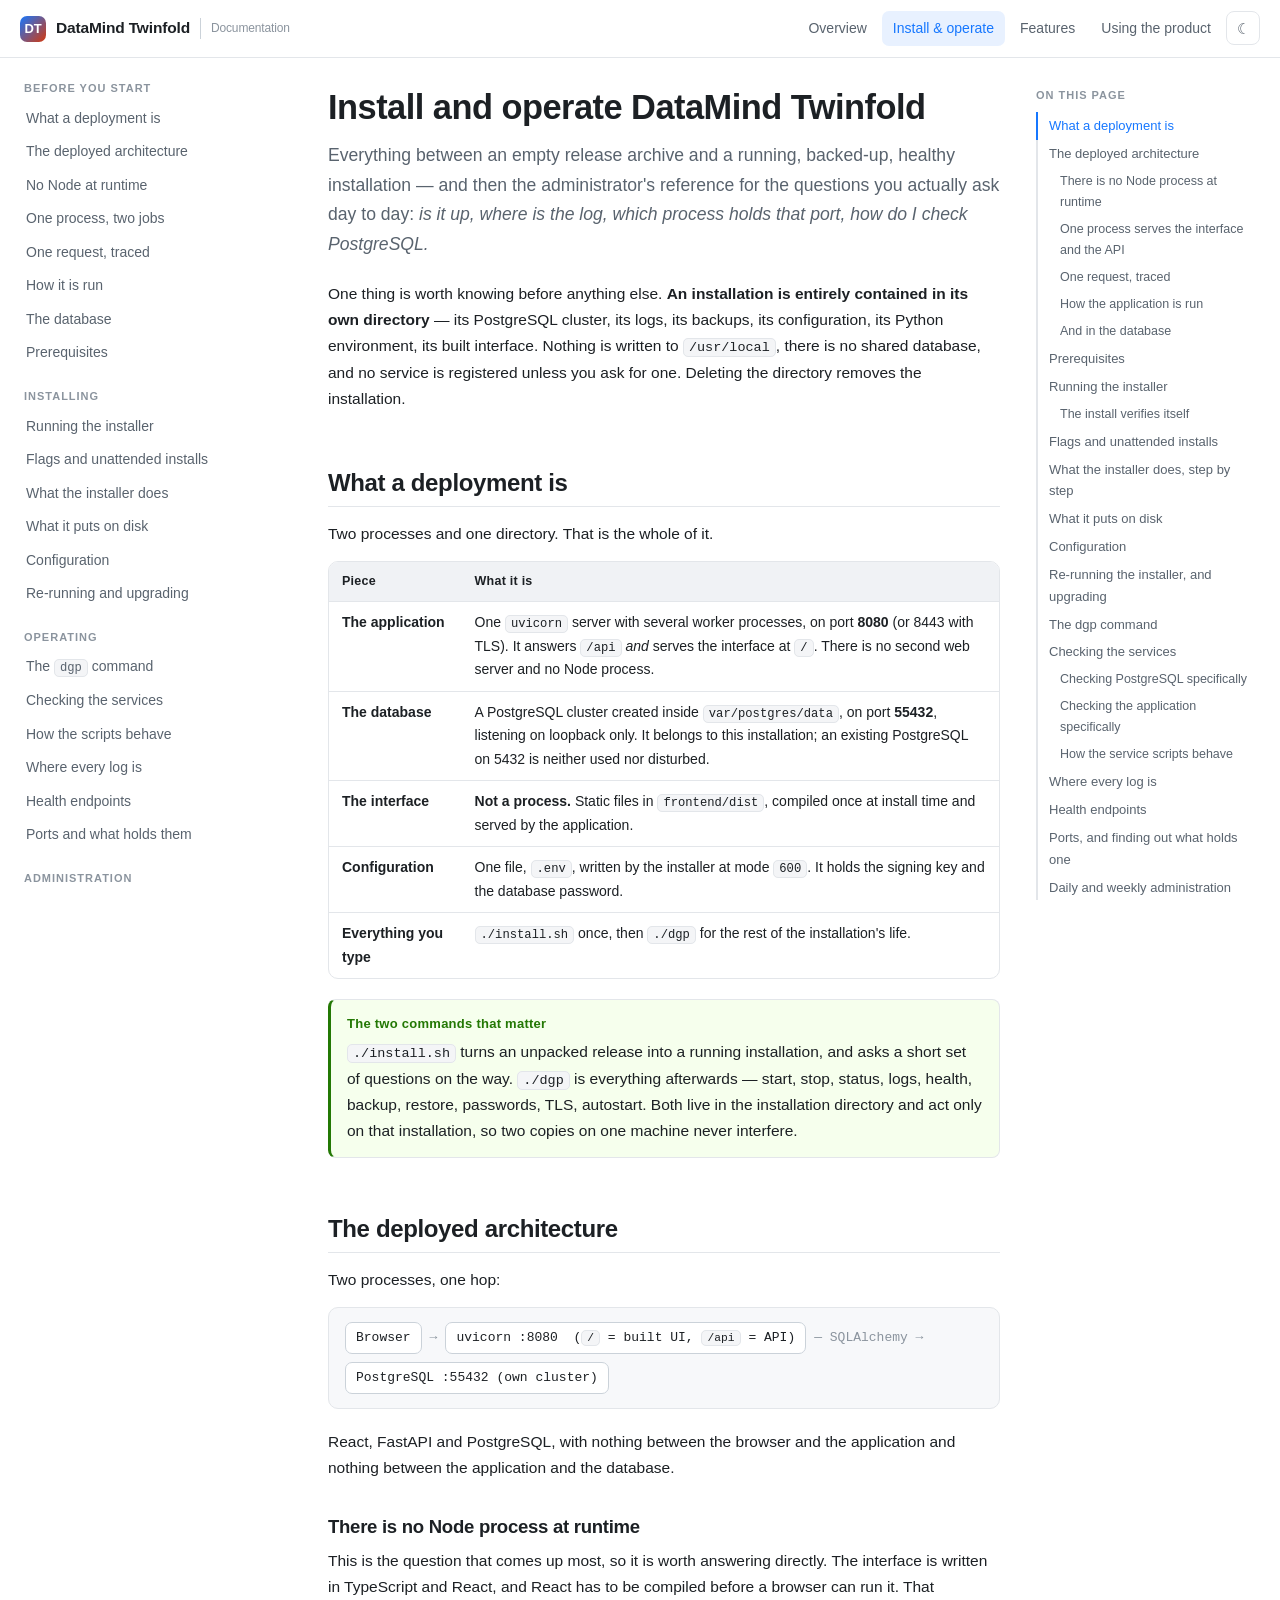
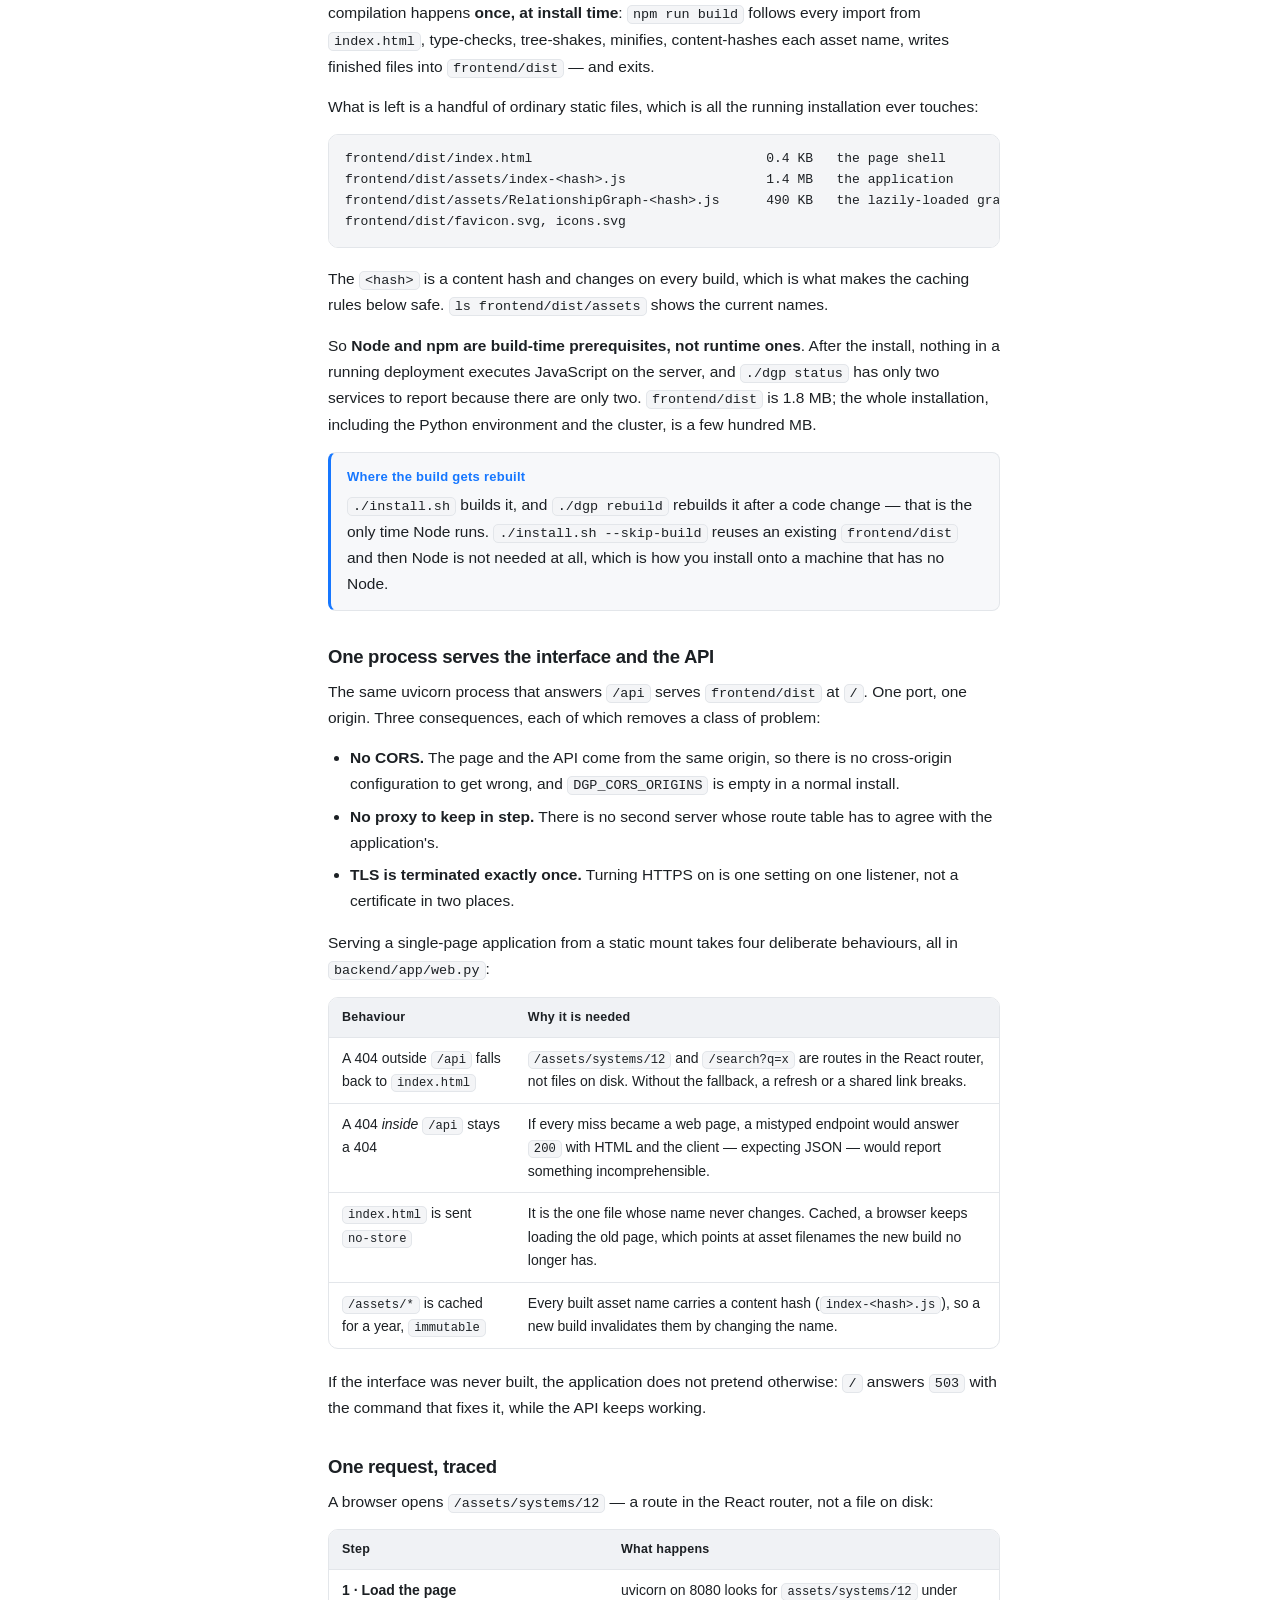
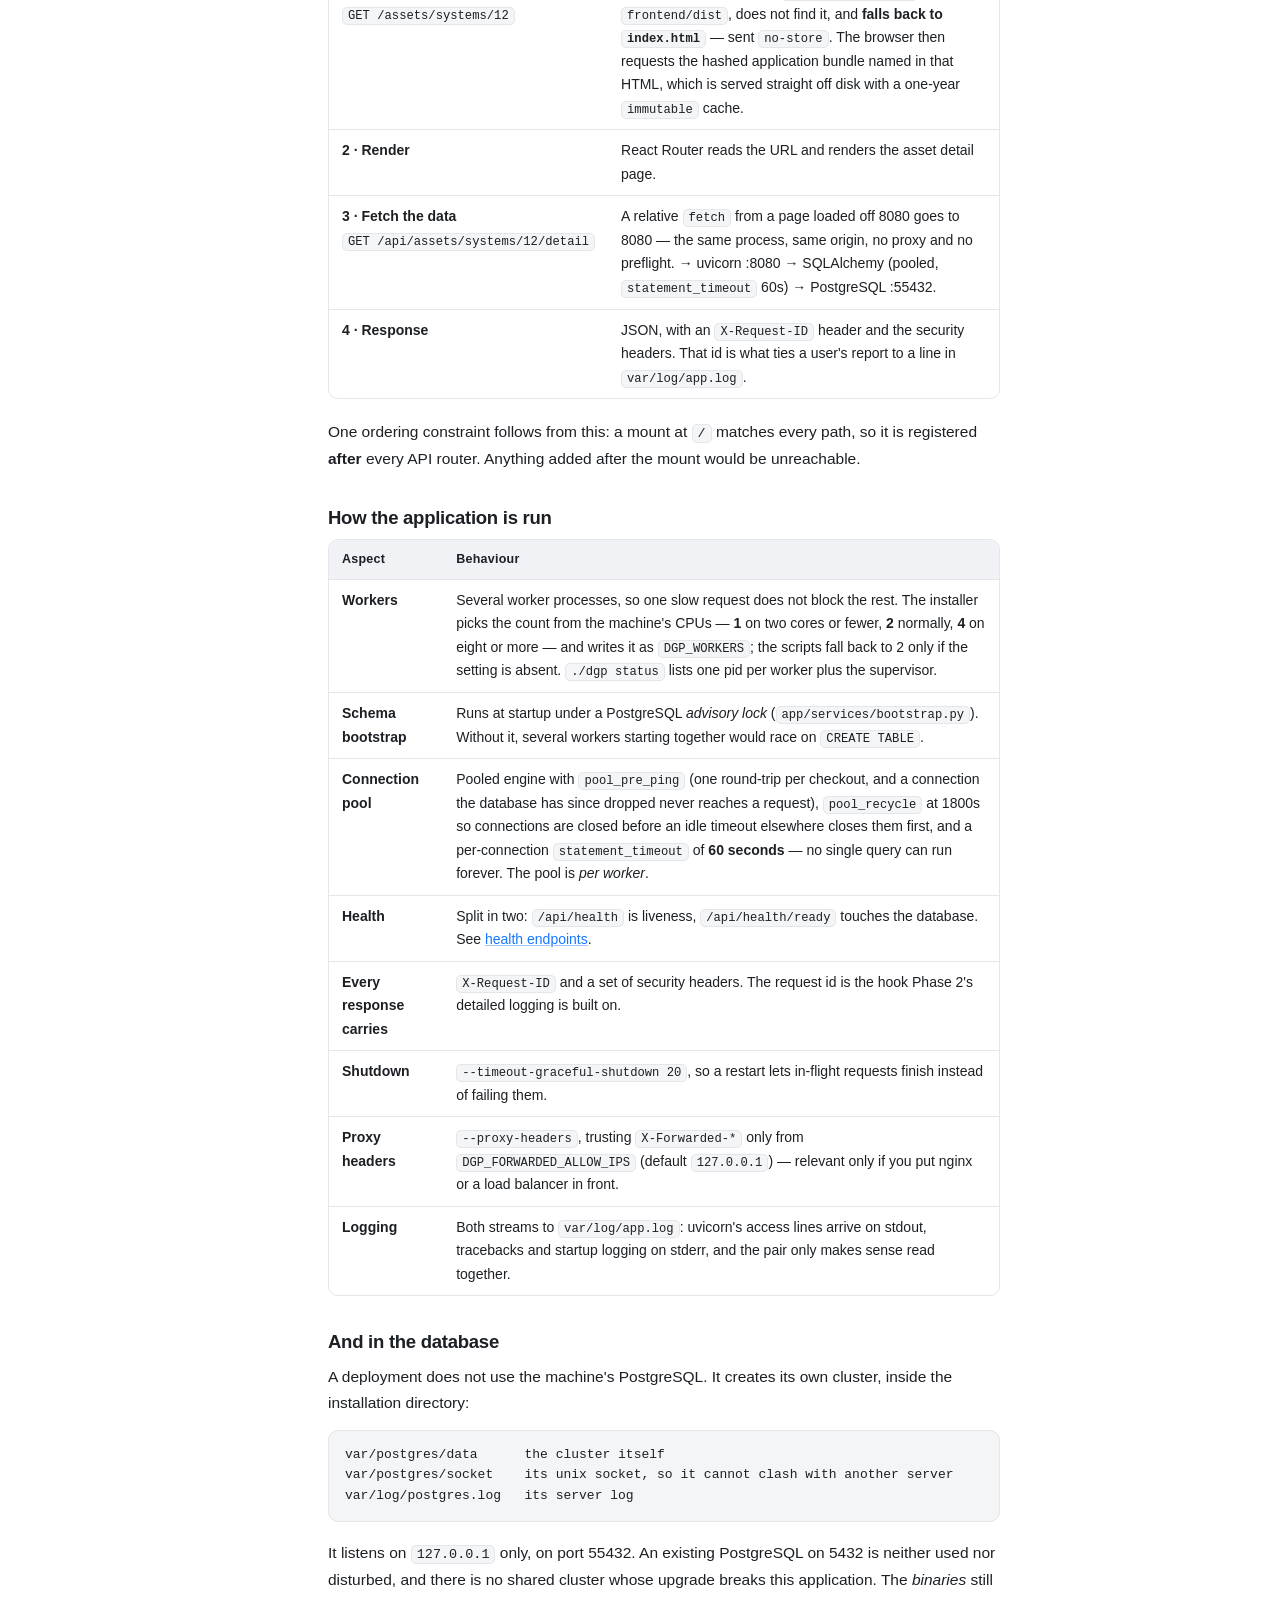
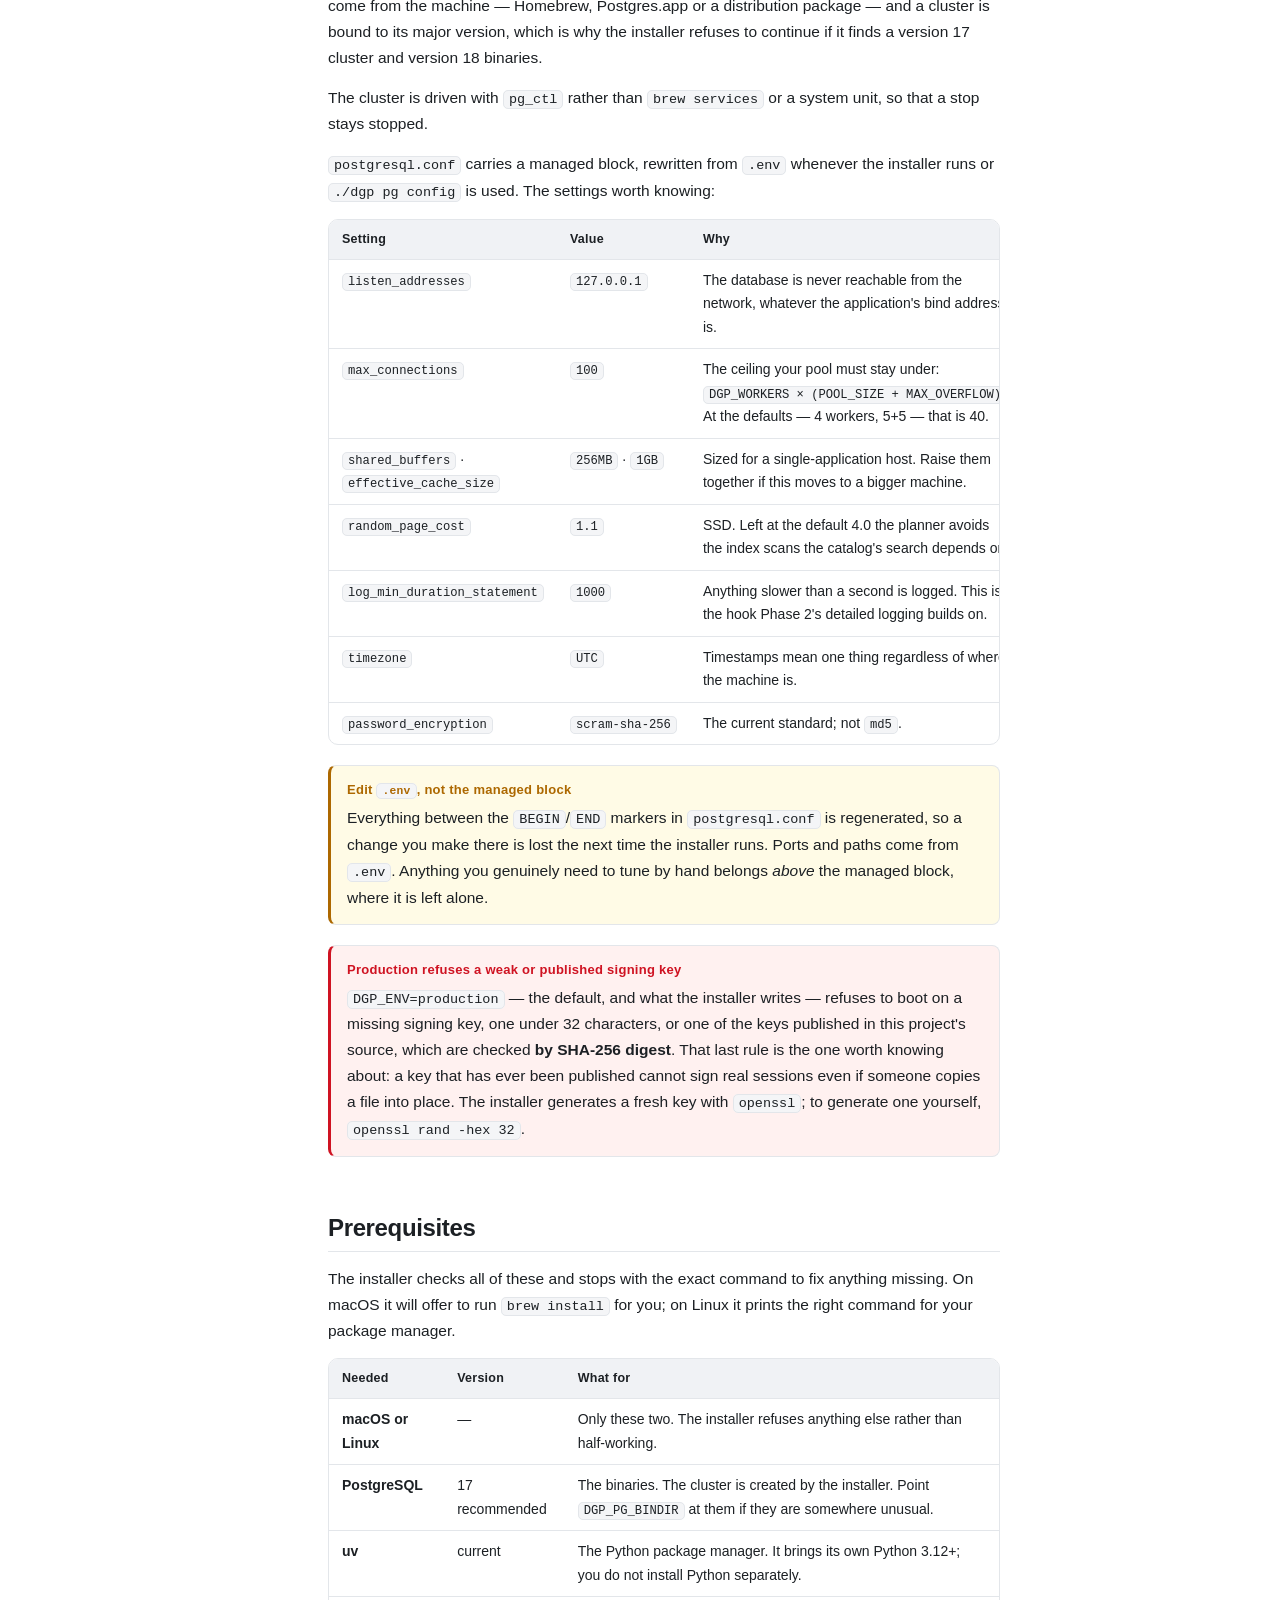
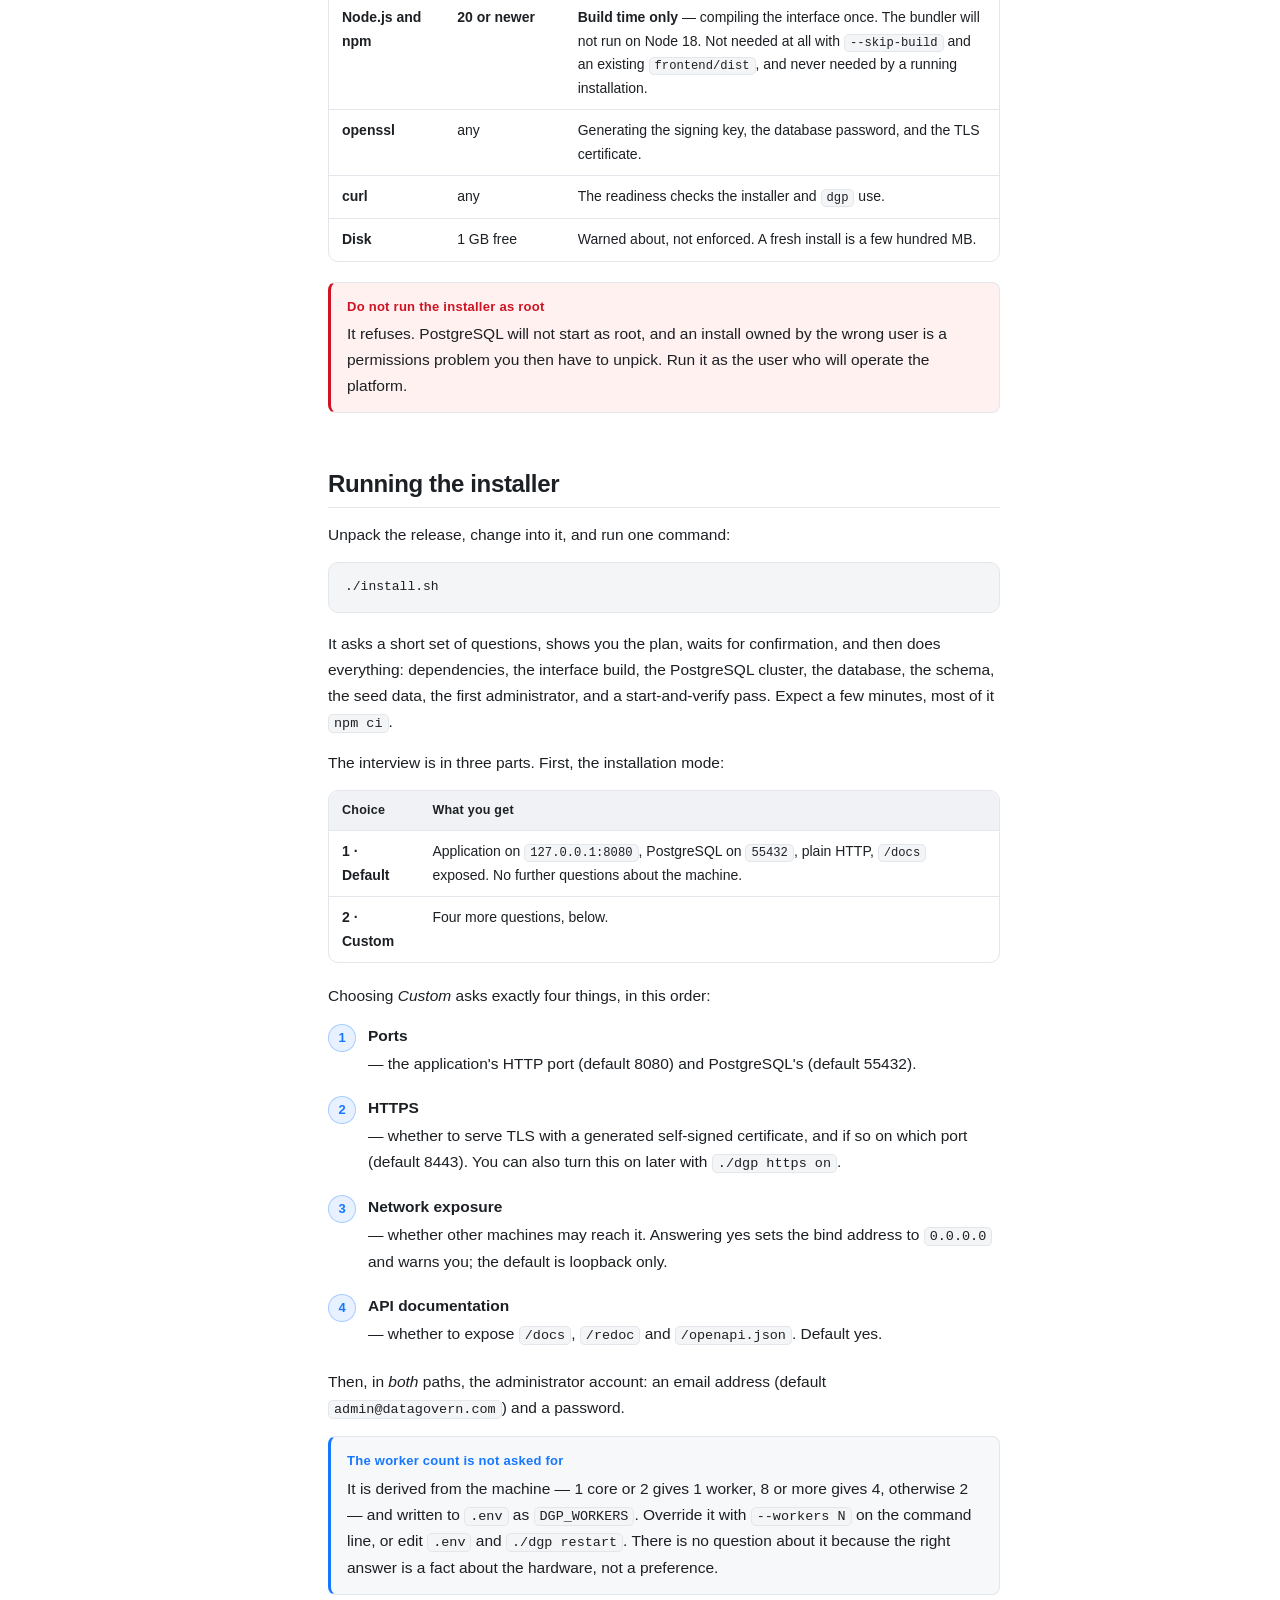
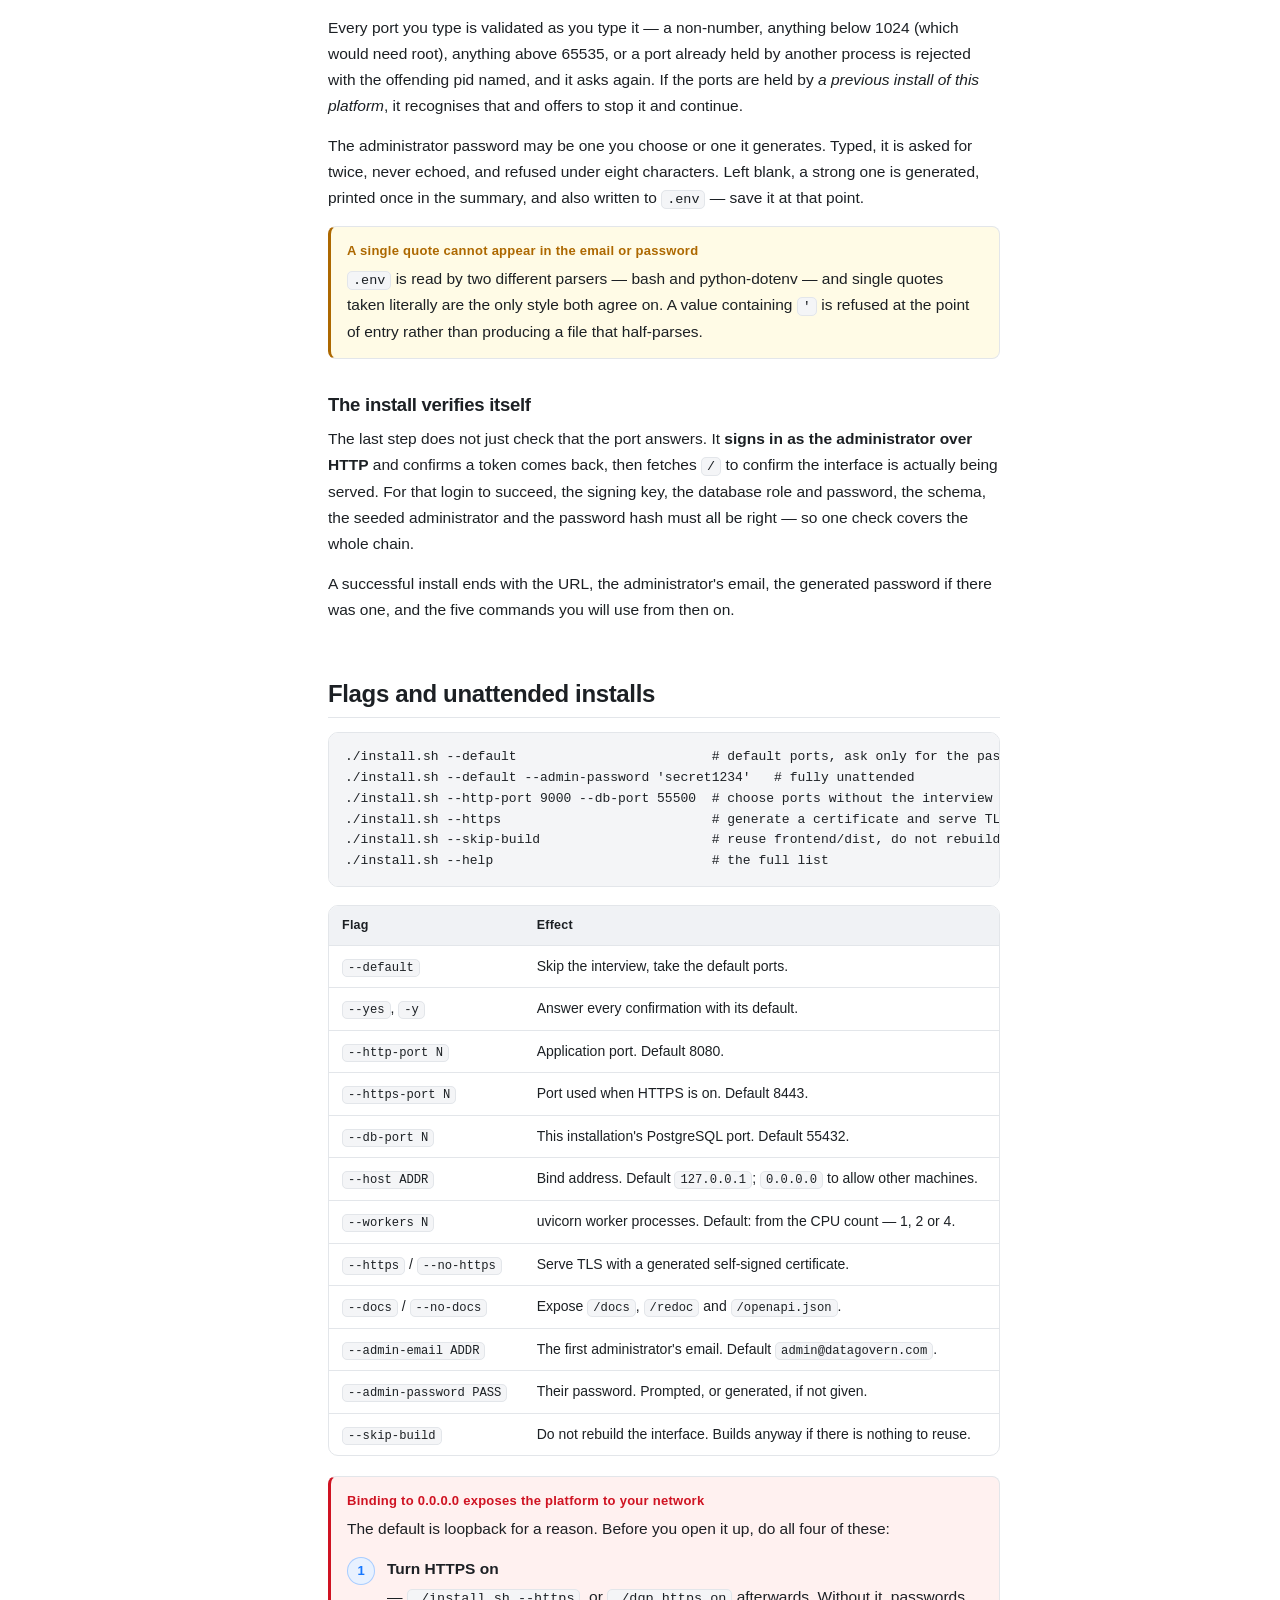
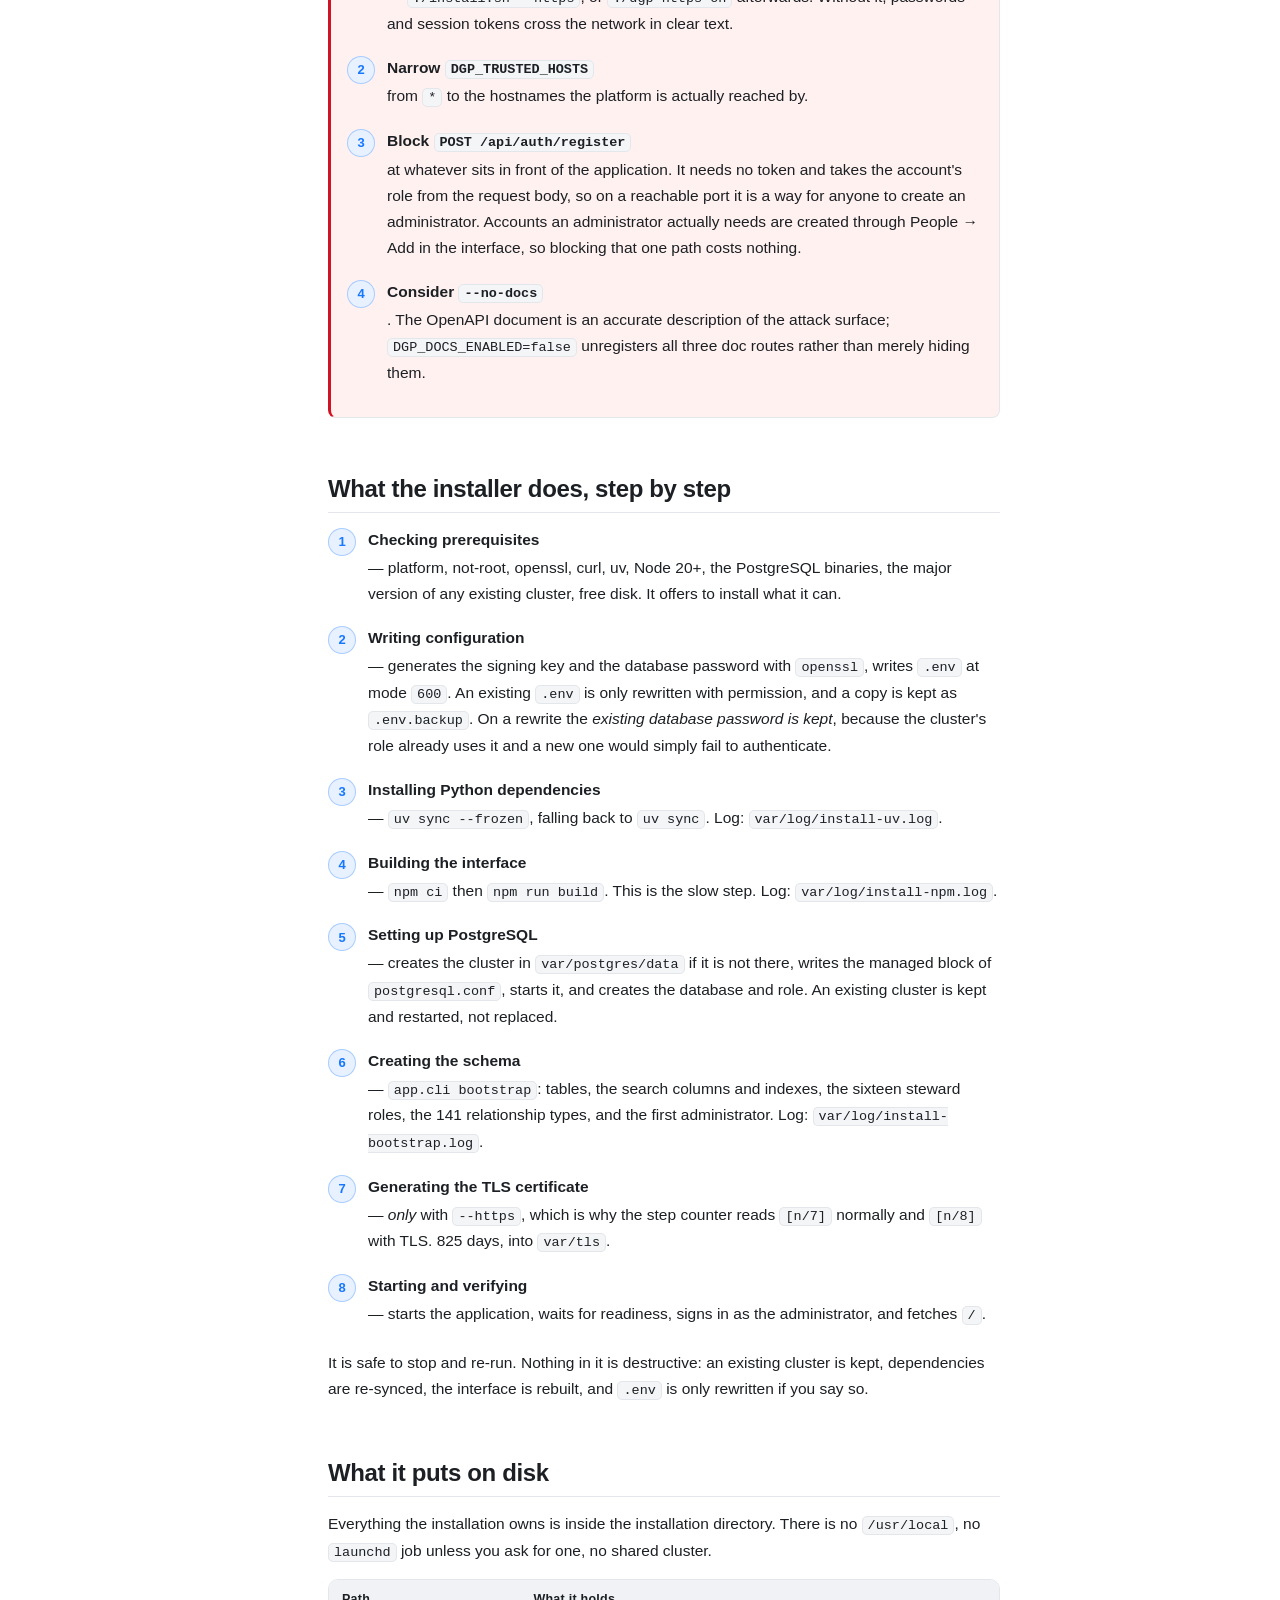
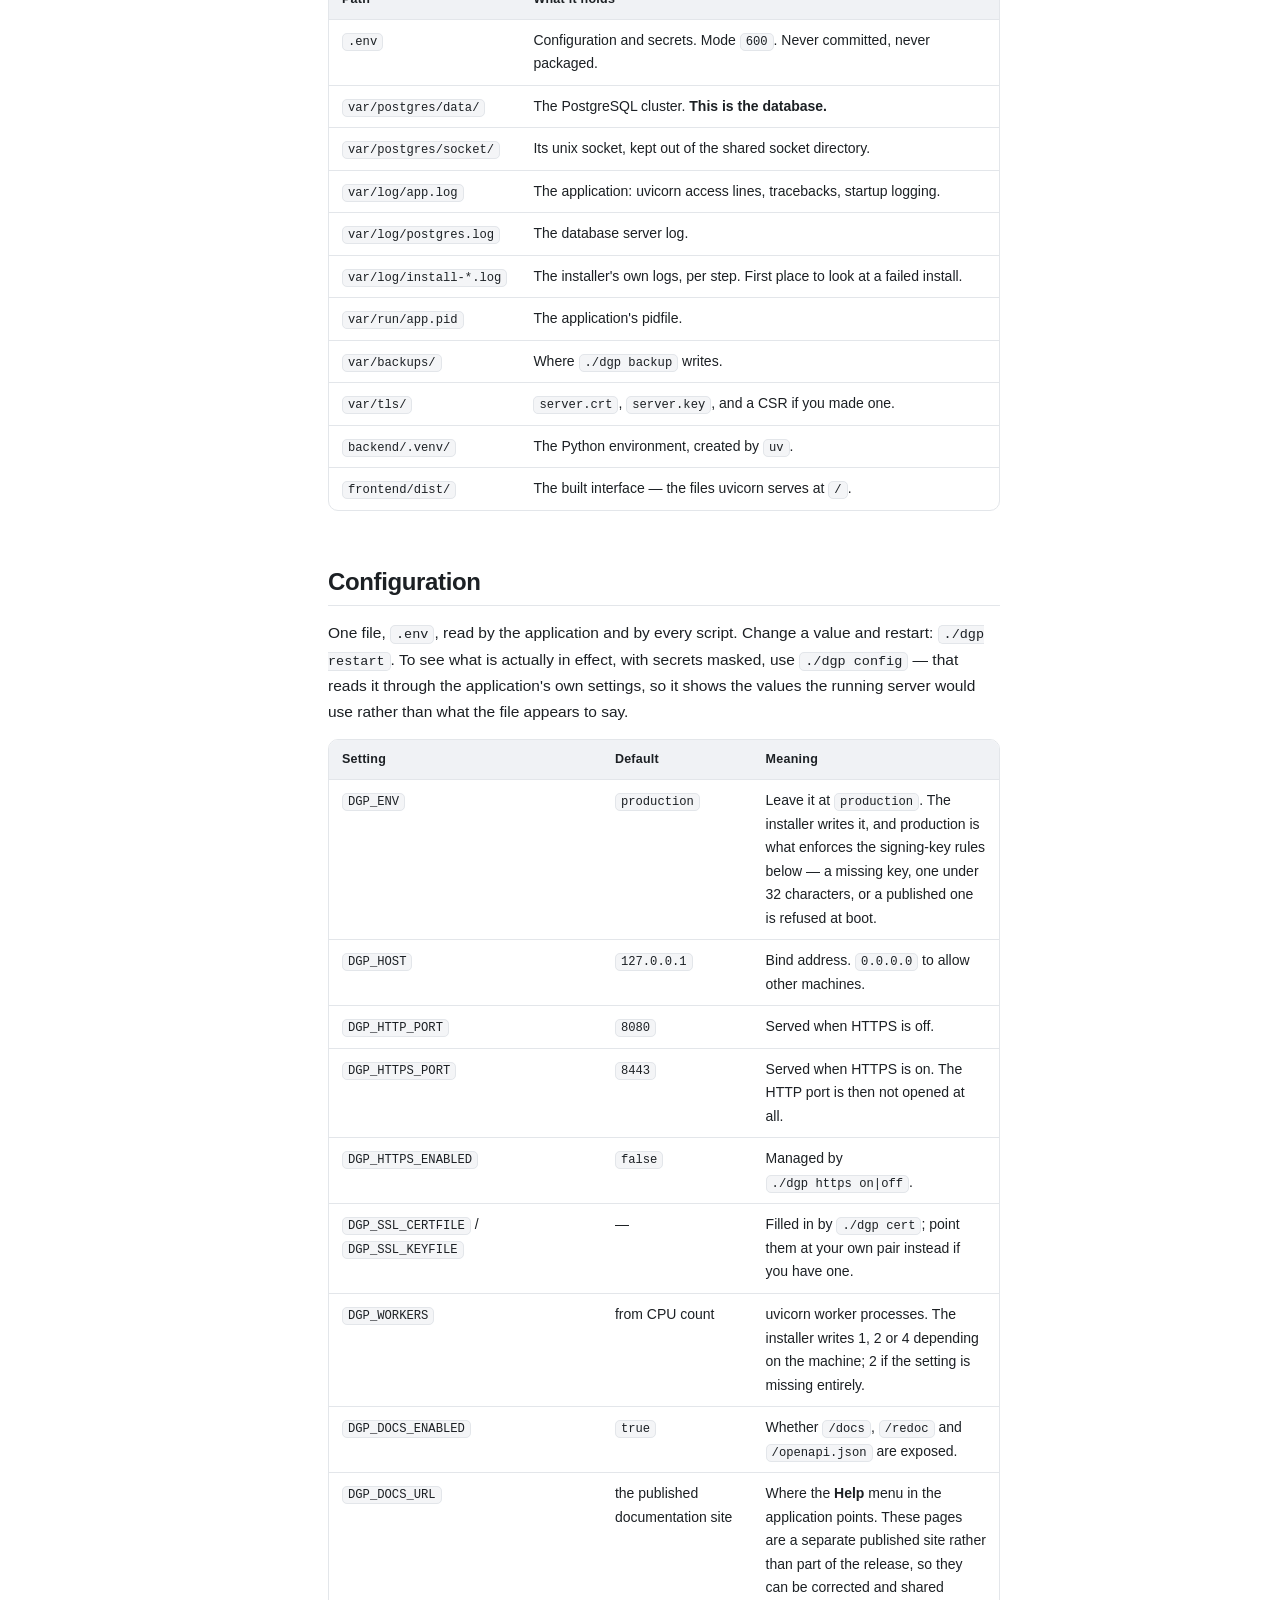
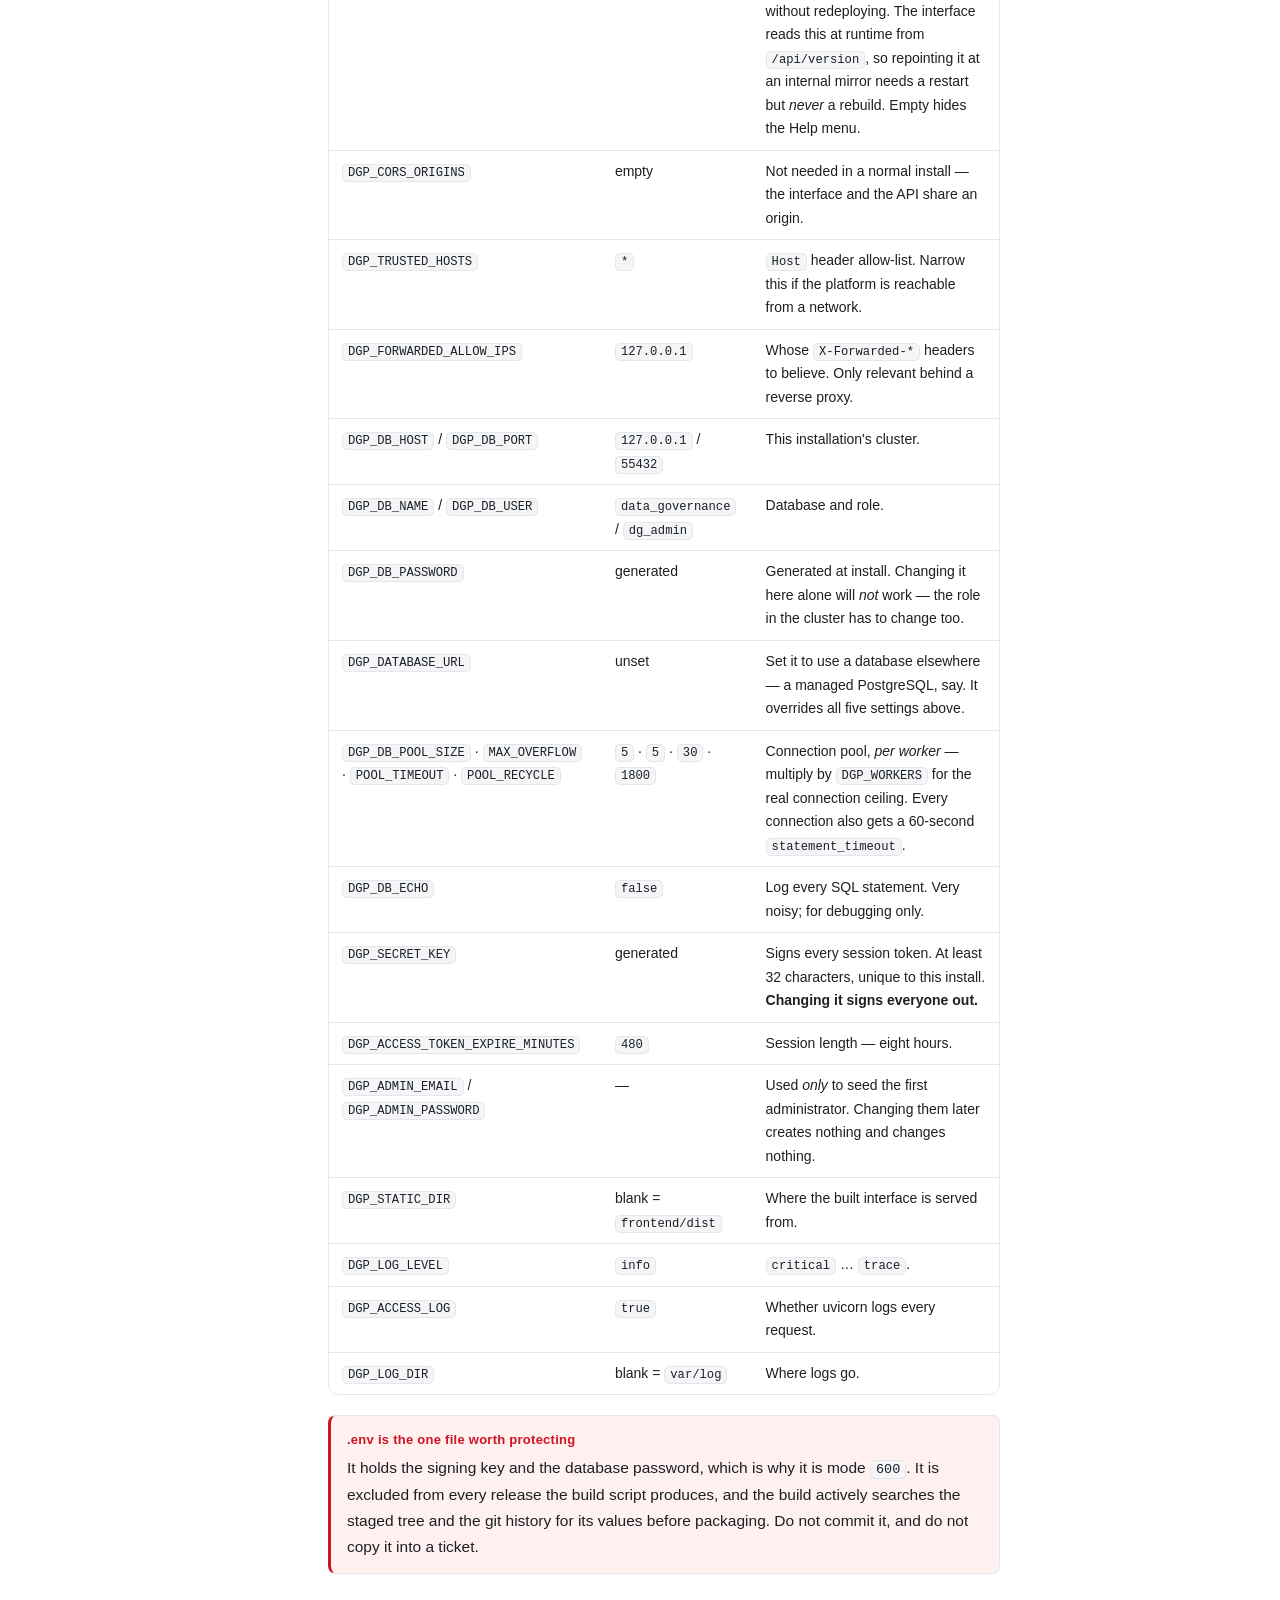
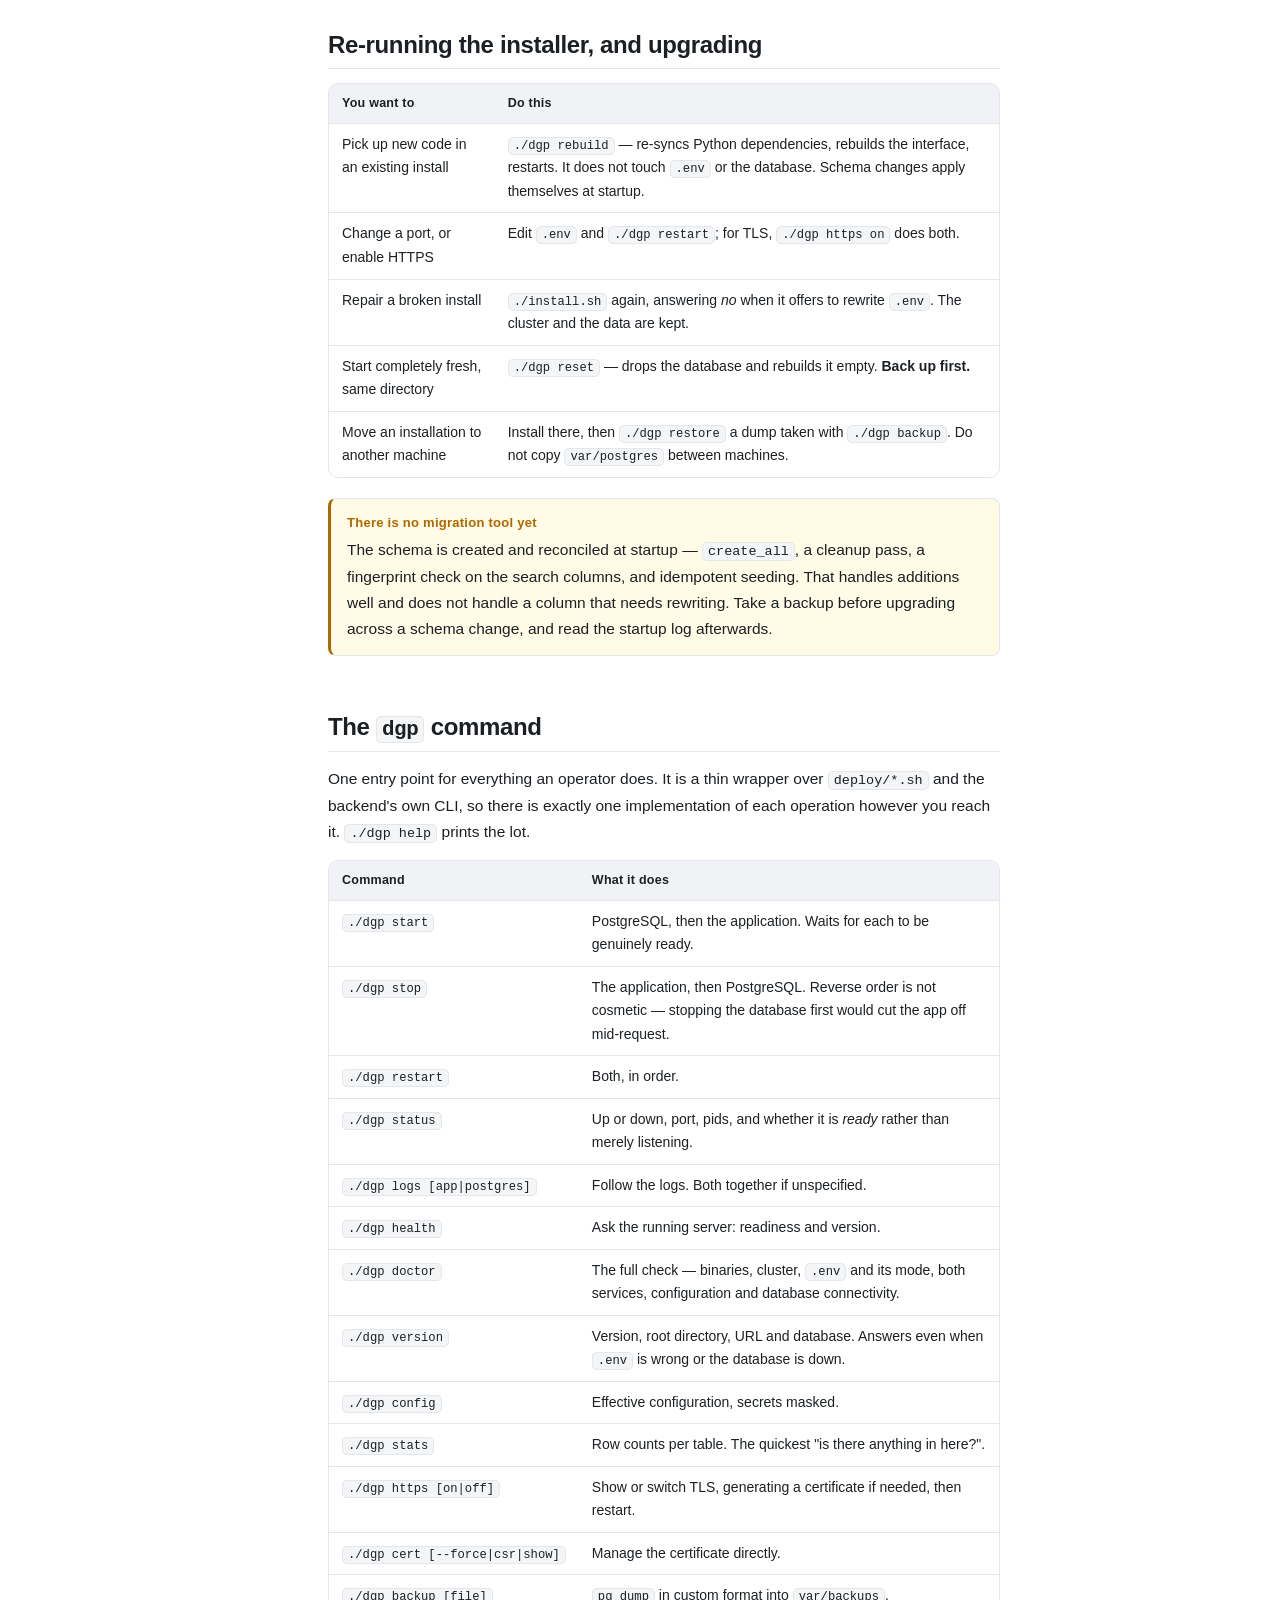
<file: install.html>
<!DOCTYPE html>
<html lang="en">
<head>
<meta charset="utf-8">
<meta name="viewport" content="width=device-width, initial-scale=1">
<title>Install &amp; operate — DataMind Twinfold</title>
<meta name="description" content="Installing DataMind Twinfold in production: the deployed architecture, the installer, every configuration setting, and the administrator's reference — checking both services, reading logs, health checks, backups, HTTPS and autostart.">
<link rel="stylesheet" href="assets/docs.css">
<link rel="icon" href="data:image/svg+xml,<svg xmlns='http://www.w3.org/2000/svg' viewBox='0 0 100 100'><text y='.9em' font-size='90'>📘</text></svg>">
</head>
<body>

<header class="topbar">
  <button class="icon-btn menu-btn" data-menu-toggle aria-expanded="false" aria-label="Open navigation">☰</button>
  <a class="brand" href="index.html"><span class="mark">DT</span> DataMind Twinfold <small>Documentation</small></a>
  <nav class="topnav">
    <a href="index.html">Overview</a>
    <a href="install.html" aria-current="page">Install &amp; operate</a>
    <a href="features.html">Features</a>
    <a href="usage.html">Using the product</a>
    <button class="icon-btn" data-theme-toggle type="button">☾</button>
  </nav>
</header>

<div class="shell">

  <aside class="sidebar">
    <h4>Before you start</h4>
    <a href="#what-runs">What a deployment is</a>
    <a href="#prod-architecture">The deployed architecture</a>
    <a href="#no-node">No Node at runtime</a>
    <a href="#one-process">One process, two jobs</a>
    <a href="#one-request">One request, traced</a>
    <a href="#prod-runtime">How it is run</a>
    <a href="#prod-postgres">The database</a>
    <a href="#prereqs">Prerequisites</a>

    <h4>Installing</h4>
    <a href="#install">Running the installer</a>
    <a href="#install-flags">Flags and unattended installs</a>
    <a href="#install-steps">What the installer does</a>
    <a href="#layout">What it puts on disk</a>
    <a href="#config">Configuration</a>
    <a href="#reinstall">Re-running and upgrading</a>

    <h4>Operating</h4>
    <a href="#dgp">The <code>dgp</code> command</a>
    <a href="#checking-prod">Checking the services</a>
    <a href="#script-behaviour">How the scripts behave</a>
    <a href="#logs">Where every log is</a>
    <a href="#health">Health endpoints</a>
    <a href="#ports">Ports and what holds them</a>

    <h4>Administration</h4>
    <a href="#admin-daily">Daily and weekly</a>
    <a href="#passwords">Passwords and accounts</a>
    <a href="#backup">Backup and restore</a>
    <a href="#database">Working in the database</a>
    <a href="#https">HTTPS</a>
    <a href="#autostart">Starting at login</a>

    <h4>Beyond</h4>
    <a href="#release">Cutting a release</a>
    <a href="#uninstall">Uninstalling</a>
    <a href="#install-faq">Installation troubleshooting</a>

    <h4>Elsewhere</h4>
    <a href="index.html">Overview</a>
    <a href="features.html">Feature reference</a>
    <a href="usage.html">Using the product</a>
  </aside>

  <main class="content">

    <h1>Install and operate DataMind Twinfold</h1>
    <p class="lede">Everything between an empty release archive and a running, backed-up, healthy
    installation — and then the administrator's reference for the questions you actually ask day to
    day: <em>is it up, where is the log, which process holds that port, how do I check PostgreSQL.</em></p>

    <p>One thing is worth knowing before anything else. <strong>An installation is entirely contained
    in its own directory</strong> — its PostgreSQL cluster, its logs, its backups, its configuration,
    its Python environment, its built interface. Nothing is written to <code>/usr/local</code>, there
    is no shared database, and no service is registered unless you ask for one. Deleting the directory
    removes the installation.</p>

    <h2 id="what-runs">What a deployment is</h2>

    <p>Two processes and one directory. That is the whole of it.</p>

    <div class="table-wrap">
    <table>
      <thead><tr><th>Piece</th><th>What it is</th></tr></thead>
      <tbody>
        <tr><td><strong>The application</strong></td><td>One <code>uvicorn</code> server with several worker processes, on port <strong>8080</strong> (or 8443 with TLS). It answers <code>/api</code> <em>and</em> serves the interface at <code>/</code>. There is no second web server and no Node process.</td></tr>
        <tr><td><strong>The database</strong></td><td>A PostgreSQL cluster created inside <code>var/postgres/data</code>, on port <strong>55432</strong>, listening on loopback only. It belongs to this installation; an existing PostgreSQL on 5432 is neither used nor disturbed.</td></tr>
        <tr><td><strong>The interface</strong></td><td><strong>Not a process.</strong> Static files in <code>frontend/dist</code>, compiled once at install time and served by the application.</td></tr>
        <tr><td><strong>Configuration</strong></td><td>One file, <code>.env</code>, written by the installer at mode <code>600</code>. It holds the signing key and the database password.</td></tr>
        <tr><td><strong>Everything you type</strong></td><td><code>./install.sh</code> once, then <code>./dgp</code> for the rest of the installation's life.</td></tr>
      </tbody>
    </table>
    </div>

    <div class="note ok">
      <div class="note-title">The two commands that matter</div>
      <p><code>./install.sh</code> turns an unpacked release into a running installation, and asks a
      short set of questions on the way. <code>./dgp</code> is everything afterwards — start, stop,
      status, logs, health, backup, restore, passwords, TLS, autostart. Both live in the installation
      directory and act only on that installation, so two copies on one machine never interfere.</p>
    </div>
    <h2 id="prod-architecture">The deployed architecture</h2>

    <p>Two processes, one hop:</p>

    <div class="flow">
      <span class="box">Browser</span><span class="arrow">→</span>
      <span class="box">uvicorn&nbsp;:8080 &nbsp;(<code>/</code> = built UI, <code>/api</code> = API)</span><span class="arrow">— SQLAlchemy →</span>
      <span class="box">PostgreSQL&nbsp;:55432 (own cluster)</span>
    </div>

    <p>React, FastAPI and PostgreSQL, with nothing between the browser and the application and nothing
    between the application and the database.</p>

    <h3 id="no-node">There is no Node process at runtime</h3>

    <p>This is the question that comes up most, so it is worth answering directly. The interface is
    written in TypeScript and React, and React has to be compiled before a browser can run it. That
    compilation happens <strong>once, at install time</strong>: <code>npm run build</code> follows every
    import from <code>index.html</code>, type-checks, tree-shakes, minifies, content-hashes each asset
    name, writes finished files into <code>frontend/dist</code> — and exits.</p>

    <p>What is left is a handful of ordinary static files, which is all the running installation ever
    touches:</p>

<pre><code>frontend/dist/index.html                              0.4 KB   the page shell
frontend/dist/assets/index-&lt;hash&gt;.js                  1.4 MB   the application
frontend/dist/assets/RelationshipGraph-&lt;hash&gt;.js      490 KB   the lazily-loaded graph
frontend/dist/favicon.svg, icons.svg
</code></pre>

    <p>The <code>&lt;hash&gt;</code> is a content hash and changes on every build, which is what makes the
    caching rules below safe. <code>ls frontend/dist/assets</code> shows the current names.</p>

    <p>So <strong>Node and npm are build-time prerequisites, not runtime ones</strong>. After the
    install, nothing in a running deployment executes JavaScript on the server, and
    <code>./dgp status</code> has only two services to report because there are only two.
    <code>frontend/dist</code> is 1.8 MB; the whole installation, including the Python environment and
    the cluster, is a few hundred MB.</p>

    <div class="note">
      <div class="note-title">Where the build gets rebuilt</div>
      <p><code>./install.sh</code> builds it, and <code>./dgp rebuild</code> rebuilds it after a code
      change — that is the only time Node runs. <code>./install.sh --skip-build</code> reuses an
      existing <code>frontend/dist</code> and then Node is not needed at all, which is how you install
      onto a machine that has no Node.</p>
    </div>

    <h3 id="one-process">One process serves the interface and the API</h3>

    <p>The same uvicorn process that answers <code>/api</code> serves <code>frontend/dist</code> at
    <code>/</code>. One port, one origin. Three consequences, each of which removes a class of
    problem:</p>

    <ul>
      <li><strong>No CORS.</strong> The page and the API come from the same origin, so there is no
      cross-origin configuration to get wrong, and <code>DGP_CORS_ORIGINS</code> is empty in a normal
      install.</li>
      <li><strong>No proxy to keep in step.</strong> There is no second server whose route table has to
      agree with the application's.</li>
      <li><strong>TLS is terminated exactly once.</strong> Turning HTTPS on is one setting on one
      listener, not a certificate in two places.</li>
    </ul>

    <p>Serving a single-page application from a static mount takes four deliberate behaviours, all in
    <code>backend/app/web.py</code>:</p>

    <div class="table-wrap">
    <table>
      <thead><tr><th>Behaviour</th><th>Why it is needed</th></tr></thead>
      <tbody>
        <tr><td>A 404 outside <code>/api</code> falls back to <code>index.html</code></td><td><code>/assets/systems/12</code> and <code>/search?q=x</code> are routes in the React router, not files on disk. Without the fallback, a refresh or a shared link breaks.</td></tr>
        <tr><td>A 404 <em>inside</em> <code>/api</code> stays a 404</td><td>If every miss became a web page, a mistyped endpoint would answer <code>200</code> with HTML and the client — expecting JSON — would report something incomprehensible.</td></tr>
        <tr><td><code>index.html</code> is sent <code>no-store</code></td><td>It is the one file whose name never changes. Cached, a browser keeps loading the old page, which points at asset filenames the new build no longer has.</td></tr>
        <tr><td><code>/assets/*</code> is cached for a year, <code>immutable</code></td><td>Every built asset name carries a content hash (<code>index-&lt;hash&gt;.js</code>), so a new build invalidates them by changing the name.</td></tr>
      </tbody>
    </table>
    </div>

    <p>If the interface was never built, the application does not pretend otherwise: <code>/</code>
    answers <code>503</code> with the command that fixes it, while the API keeps working.</p>

    <h3 id="one-request">One request, traced</h3>

    <p>A browser opens <code>/assets/systems/12</code> — a route in the React router, not a file on
    disk:</p>

    <div class="table-wrap">
    <table>
      <thead><tr><th>Step</th><th>What happens</th></tr></thead>
      <tbody>
        <tr>
          <td><strong>1 · Load the page</strong><br><code>GET /assets/systems/12</code></td>
          <td>uvicorn on 8080 looks for <code>assets/systems/12</code> under <code>frontend/dist</code>, does not find it, and <strong>falls back to <code>index.html</code></strong> — sent <code>no-store</code>. The browser then requests the hashed application bundle named in that HTML, which is served straight off disk with a one-year <code>immutable</code> cache.</td>
        </tr>
        <tr>
          <td><strong>2 · Render</strong></td>
          <td>React Router reads the URL and renders the asset detail page.</td>
        </tr>
        <tr>
          <td><strong>3 · Fetch the data</strong><br><code>GET /api/assets/systems/12/detail</code></td>
          <td>A relative <code>fetch</code> from a page loaded off 8080 goes to 8080 — the same process, same origin, no proxy and no preflight. → uvicorn :8080 → SQLAlchemy (pooled, <code>statement_timeout</code> 60s) → PostgreSQL :55432.</td>
        </tr>
        <tr>
          <td><strong>4 · Response</strong></td>
          <td>JSON, with an <code>X-Request-ID</code> header and the security headers. That id is what ties a user's report to a line in <code>var/log/app.log</code>.</td>
        </tr>
      </tbody>
    </table>
    </div>

    <p>One ordering constraint follows from this: a mount at <code>/</code> matches every path, so it is
    registered <strong>after</strong> every API router. Anything added after the mount would be
    unreachable.</p>
    <h3 id="prod-runtime">How the application is run</h3>

    <div class="table-wrap">
    <table>
      <thead><tr><th>Aspect</th><th>Behaviour</th></tr></thead>
      <tbody>
        <tr><td><strong>Workers</strong></td><td>Several worker processes, so one slow request does not block the rest. The installer picks the count from the machine's CPUs — <strong>1</strong> on two cores or fewer, <strong>2</strong> normally, <strong>4</strong> on eight or more — and writes it as <code>DGP_WORKERS</code>; the scripts fall back to 2 only if the setting is absent. <code>./dgp status</code> lists one pid per worker plus the supervisor.</td></tr>
        <tr><td><strong>Schema bootstrap</strong></td><td>Runs at startup under a PostgreSQL <em>advisory lock</em> (<code>app/services/bootstrap.py</code>). Without it, several workers starting together would race on <code>CREATE TABLE</code>.</td></tr>
        <tr><td><strong>Connection pool</strong></td><td>Pooled engine with <code>pool_pre_ping</code> (one round-trip per checkout, and a connection the database has since dropped never reaches a request), <code>pool_recycle</code> at 1800s so connections are closed before an idle timeout elsewhere closes them first, and a per-connection <code>statement_timeout</code> of <strong>60 seconds</strong> — no single query can run forever. The pool is <em>per worker</em>.</td></tr>
        <tr><td><strong>Health</strong></td><td>Split in two: <code>/api/health</code> is liveness, <code>/api/health/ready</code> touches the database. See <a href="#health">health endpoints</a>.</td></tr>
        <tr><td><strong>Every response carries</strong></td><td><code>X-Request-ID</code> and a set of security headers. The request id is the hook Phase&nbsp;2's detailed logging is built on.</td></tr>
        <tr><td><strong>Shutdown</strong></td><td><code>--timeout-graceful-shutdown 20</code>, so a restart lets in-flight requests finish instead of failing them.</td></tr>
        <tr><td><strong>Proxy headers</strong></td><td><code>--proxy-headers</code>, trusting <code>X-Forwarded-*</code> only from <code>DGP_FORWARDED_ALLOW_IPS</code> (default <code>127.0.0.1</code>) — relevant only if you put nginx or a load balancer in front.</td></tr>
        <tr><td><strong>Logging</strong></td><td>Both streams to <code>var/log/app.log</code>: uvicorn's access lines arrive on stdout, tracebacks and startup logging on stderr, and the pair only makes sense read together.</td></tr>
      </tbody>
    </table>
    </div>

    <h3 id="prod-postgres">And in the database</h3>

    <p>A deployment does not use the machine's PostgreSQL. It creates its own cluster, inside the
    installation directory:</p>

<pre><code>var/postgres/data      the cluster itself
var/postgres/socket    its unix socket, so it cannot clash with another server
var/log/postgres.log   its server log
</code></pre>

    <p>It listens on <code>127.0.0.1</code> only, on port 55432. An existing PostgreSQL on 5432 is
    neither used nor disturbed, and there is no shared cluster whose upgrade breaks this application.
    The <em>binaries</em> still come from the machine — Homebrew, Postgres.app or a distribution
    package — and a cluster is bound to its major version, which is why the installer refuses to
    continue if it finds a version 17 cluster and version 18 binaries.</p>

    <p>The cluster is driven with <code>pg_ctl</code> rather than <code>brew services</code> or a system
    unit, so that a stop stays stopped.</p>

    <p><code>postgresql.conf</code> carries a managed block, rewritten from <code>.env</code> whenever
    the installer runs or <code>./dgp pg config</code> is used. The settings worth knowing:</p>

    <div class="table-wrap">
    <table>
      <thead><tr><th>Setting</th><th>Value</th><th>Why</th></tr></thead>
      <tbody>
        <tr><td><code>listen_addresses</code></td><td><code>127.0.0.1</code></td><td>The database is never reachable from the network, whatever the application's bind address is.</td></tr>
        <tr><td><code>max_connections</code></td><td><code>100</code></td><td>The ceiling your pool must stay under: <code>DGP_WORKERS × (POOL_SIZE + MAX_OVERFLOW)</code>. At the defaults — 4 workers, 5+5 — that is 40.</td></tr>
        <tr><td><code>shared_buffers</code> · <code>effective_cache_size</code></td><td><code>256MB</code> · <code>1GB</code></td><td>Sized for a single-application host. Raise them together if this moves to a bigger machine.</td></tr>
        <tr><td><code>random_page_cost</code></td><td><code>1.1</code></td><td>SSD. Left at the default 4.0 the planner avoids the index scans the catalog's search depends on.</td></tr>
        <tr><td><code>log_min_duration_statement</code></td><td><code>1000</code></td><td>Anything slower than a second is logged. This is the hook Phase&nbsp;2's detailed logging builds on.</td></tr>
        <tr><td><code>timezone</code></td><td><code>UTC</code></td><td>Timestamps mean one thing regardless of where the machine is.</td></tr>
        <tr><td><code>password_encryption</code></td><td><code>scram-sha-256</code></td><td>The current standard; not <code>md5</code>.</td></tr>
      </tbody>
    </table>
    </div>

    <div class="note warn">
      <div class="note-title">Edit <code>.env</code>, not the managed block</div>
      <p>Everything between the <code>BEGIN</code>/<code>END</code> markers in
      <code>postgresql.conf</code> is regenerated, so a change you make there is lost the next time the
      installer runs. Ports and paths come from <code>.env</code>. Anything you genuinely need to tune
      by hand belongs <em>above</em> the managed block, where it is left alone.</p>
    </div>

    <div class="note danger">
      <div class="note-title">Production refuses a weak or published signing key</div>
      <p><code>DGP_ENV=production</code> — the default, and what the installer writes — refuses to boot
      on a missing signing key, one under 32 characters, or one of the keys published in this project's
      source, which are checked <strong>by SHA-256 digest</strong>. That last rule is the one worth
      knowing about: a key that has ever been published cannot sign real sessions even if someone
      copies a file into place. The installer generates a fresh key with <code>openssl</code>; to
      generate one yourself, <code>openssl rand -hex 32</code>.</p>
    </div>
    <h2 id="prereqs">Prerequisites</h2>

    <p>The installer checks all of these and stops with the exact command to fix anything missing. On
    macOS it will offer to run <code>brew install</code> for you; on Linux it prints the right command
    for your package manager.</p>

    <div class="table-wrap">
    <table>
      <thead><tr><th>Needed</th><th>Version</th><th>What for</th></tr></thead>
      <tbody>
        <tr><td><strong>macOS or Linux</strong></td><td>—</td><td>Only these two. The installer refuses anything else rather than half-working.</td></tr>
        <tr><td><strong>PostgreSQL</strong></td><td>17 recommended</td><td>The binaries. The cluster is created by the installer. Point <code>DGP_PG_BINDIR</code> at them if they are somewhere unusual.</td></tr>
        <tr><td><strong>uv</strong></td><td>current</td><td>The Python package manager. It brings its own Python 3.12+; you do not install Python separately.</td></tr>
        <tr><td><strong>Node.js and npm</strong></td><td><strong>20 or newer</strong></td><td><strong>Build time only</strong> — compiling the interface once. The bundler will not run on Node 18. Not needed at all with <code>--skip-build</code> and an existing <code>frontend/dist</code>, and never needed by a running installation.</td></tr>
        <tr><td><strong>openssl</strong></td><td>any</td><td>Generating the signing key, the database password, and the TLS certificate.</td></tr>
        <tr><td><strong>curl</strong></td><td>any</td><td>The readiness checks the installer and <code>dgp</code> use.</td></tr>
        <tr><td><strong>Disk</strong></td><td>1 GB free</td><td>Warned about, not enforced. A fresh install is a few hundred MB.</td></tr>
      </tbody>
    </table>
    </div>

    <div class="note danger">
      <div class="note-title">Do not run the installer as root</div>
      <p>It refuses. PostgreSQL will not start as root, and an install owned by the wrong user is a
      permissions problem you then have to unpick. Run it as the user who will operate the platform.</p>
    </div>

    <h2 id="install">Running the installer</h2>

    <p>Unpack the release, change into it, and run one command:</p>

<pre><code>./install.sh
</code></pre>

    <p>It asks a short set of questions, shows you the plan, waits for confirmation, and then does
    everything: dependencies, the interface build, the PostgreSQL cluster, the database, the schema, the
    seed data, the first administrator, and a start-and-verify pass. Expect a few minutes, most of it
    <code>npm ci</code>.</p>

    <p>The interview is in three parts. First, the installation mode:</p>

    <div class="table-wrap">
    <table>
      <thead><tr><th>Choice</th><th>What you get</th></tr></thead>
      <tbody>
        <tr><td><strong>1 · Default</strong></td><td>Application on <code>127.0.0.1:8080</code>, PostgreSQL on <code>55432</code>, plain HTTP, <code>/docs</code> exposed. No further questions about the machine.</td></tr>
        <tr><td><strong>2 · Custom</strong></td><td>Four more questions, below.</td></tr>
      </tbody>
    </table>
    </div>

    <p>Choosing <em>Custom</em> asks exactly four things, in this order:</p>

    <ol class="steps">
      <li><strong>Ports</strong> — the application's HTTP port (default 8080) and PostgreSQL's (default 55432).</li>
      <li><strong>HTTPS</strong> — whether to serve TLS with a generated self-signed certificate, and if so on which port (default 8443). You can also turn this on later with <code>./dgp https on</code>.</li>
      <li><strong>Network exposure</strong> — whether other machines may reach it. Answering yes sets the bind address to <code>0.0.0.0</code> and warns you; the default is loopback only.</li>
      <li><strong>API documentation</strong> — whether to expose <code>/docs</code>, <code>/redoc</code> and <code>/openapi.json</code>. Default yes.</li>
    </ol>

    <p>Then, in <em>both</em> paths, the administrator account: an email address (default
    <code>admin@datagovern.com</code>) and a password.</p>

    <div class="note">
      <div class="note-title">The worker count is not asked for</div>
      <p>It is derived from the machine — 1 core or 2 gives 1 worker, 8 or more gives 4, otherwise 2 —
      and written to <code>.env</code> as <code>DGP_WORKERS</code>. Override it with
      <code>--workers N</code> on the command line, or edit <code>.env</code> and
      <code>./dgp restart</code>. There is no question about it because the right answer is a fact about
      the hardware, not a preference.</p>
    </div>

    <p>Every port you type is validated as you type it — a non-number, anything below 1024 (which would
    need root), anything above 65535, or a port already held by another process is rejected with the
    offending pid named, and it asks again. If the ports are held by <em>a previous install of this
    platform</em>, it recognises that and offers to stop it and continue.</p>

    <p>The administrator password may be one you choose or one it generates. Typed, it is asked for
    twice, never echoed, and refused under eight characters. Left blank, a strong one is generated,
    printed once in the summary, and also written to <code>.env</code> — save it at that point.</p>

    <div class="note warn">
      <div class="note-title">A single quote cannot appear in the email or password</div>
      <p><code>.env</code> is read by two different parsers — bash and python-dotenv — and single
      quotes taken literally are the only style both agree on. A value containing <code>'</code> is
      refused at the point of entry rather than producing a file that half-parses.</p>
    </div>

    <h3 id="install-verify">The install verifies itself</h3>

    <p>The last step does not just check that the port answers. It <strong>signs in as the
    administrator over HTTP</strong> and confirms a token comes back, then fetches <code>/</code> to
    confirm the interface is actually being served. For that login to succeed, the signing key, the
    database role and password, the schema, the seeded administrator and the password hash must all be
    right — so one check covers the whole chain.</p>

    <p>A successful install ends with the URL, the administrator's email, the generated password if
    there was one, and the five commands you will use from then on.</p>
    <h2 id="install-flags">Flags and unattended installs</h2>

<pre><code>./install.sh --default                         # default ports, ask only for the password
./install.sh --default --admin-password 'secret1234'   # fully unattended
./install.sh --http-port 9000 --db-port 55500  # choose ports without the interview
./install.sh --https                           # generate a certificate and serve TLS
./install.sh --skip-build                      # reuse frontend/dist, do not rebuild
./install.sh --help                            # the full list
</code></pre>

    <div class="table-wrap">
    <table>
      <thead><tr><th>Flag</th><th>Effect</th></tr></thead>
      <tbody>
        <tr><td><code>--default</code></td><td>Skip the interview, take the default ports.</td></tr>
        <tr><td><code>--yes</code>, <code>-y</code></td><td>Answer every confirmation with its default.</td></tr>
        <tr><td><code>--http-port N</code></td><td>Application port. Default 8080.</td></tr>
        <tr><td><code>--https-port N</code></td><td>Port used when HTTPS is on. Default 8443.</td></tr>
        <tr><td><code>--db-port N</code></td><td>This installation's PostgreSQL port. Default 55432.</td></tr>
        <tr><td><code>--host ADDR</code></td><td>Bind address. Default <code>127.0.0.1</code>; <code>0.0.0.0</code> to allow other machines.</td></tr>
        <tr><td><code>--workers N</code></td><td>uvicorn worker processes. Default: from the CPU count — 1, 2 or 4.</td></tr>
        <tr><td><code>--https</code> / <code>--no-https</code></td><td>Serve TLS with a generated self-signed certificate.</td></tr>
        <tr><td><code>--docs</code> / <code>--no-docs</code></td><td>Expose <code>/docs</code>, <code>/redoc</code> and <code>/openapi.json</code>.</td></tr>
        <tr><td><code>--admin-email ADDR</code></td><td>The first administrator's email. Default <code>admin@datagovern.com</code>.</td></tr>
        <tr><td><code>--admin-password PASS</code></td><td>Their password. Prompted, or generated, if not given.</td></tr>
        <tr><td><code>--skip-build</code></td><td>Do not rebuild the interface. Builds anyway if there is nothing to reuse.</td></tr>
      </tbody>
    </table>
    </div>

    <div class="note danger">
      <div class="note-title">Binding to 0.0.0.0 exposes the platform to your network</div>
      <p>The default is loopback for a reason. Before you open it up, do all four of these:</p>
      <ol class="steps">
        <li><strong>Turn HTTPS on</strong> — <code>./install.sh --https</code>, or <code>./dgp https on</code>
        afterwards. Without it, passwords and session tokens cross the network in clear text.</li>
        <li><strong>Narrow <code>DGP_TRUSTED_HOSTS</code></strong> from <code>*</code> to the hostnames the
        platform is actually reached by.</li>
        <li><strong>Block <code>POST /api/auth/register</code></strong> at whatever sits in front of the
        application. It needs no token and takes the account's role from the request body, so on a
        reachable port it is a way for anyone to create an administrator. Accounts an administrator
        actually needs are created through People → Add in the interface, so blocking that one path costs
        nothing.</li>
        <li><strong>Consider <code>--no-docs</code></strong>. The OpenAPI document is an accurate
        description of the attack surface; <code>DGP_DOCS_ENABLED=false</code> unregisters all three doc
        routes rather than merely hiding them.</li>
      </ol>
    </div>

    <h2 id="install-steps">What the installer does, step by step</h2>

    <ol class="steps">
      <li><strong>Checking prerequisites</strong> — platform, not-root, openssl, curl, uv, Node 20+,
      the PostgreSQL binaries, the major version of any existing cluster, free disk. It offers to
      install what it can.</li>
      <li><strong>Writing configuration</strong> — generates the signing key and the database password
      with <code>openssl</code>, writes <code>.env</code> at mode <code>600</code>. An existing
      <code>.env</code> is only rewritten with permission, and a copy is kept as
      <code>.env.backup</code>. On a rewrite the <em>existing database password is kept</em>, because
      the cluster's role already uses it and a new one would simply fail to authenticate.</li>
      <li><strong>Installing Python dependencies</strong> — <code>uv sync --frozen</code>, falling back
      to <code>uv sync</code>. Log: <code>var/log/install-uv.log</code>.</li>
      <li><strong>Building the interface</strong> — <code>npm ci</code> then <code>npm run build</code>.
      This is the slow step. Log: <code>var/log/install-npm.log</code>.</li>
      <li><strong>Setting up PostgreSQL</strong> — creates the cluster in <code>var/postgres/data</code>
      if it is not there, writes the managed block of <code>postgresql.conf</code>, starts it, and
      creates the database and role. An existing cluster is kept and restarted, not replaced.</li>
      <li><strong>Creating the schema</strong> — <code>app.cli bootstrap</code>: tables, the search
      columns and indexes, the sixteen steward roles, the 141 relationship types, and the first
      administrator. Log: <code>var/log/install-bootstrap.log</code>.</li>
      <li><strong>Generating the TLS certificate</strong> — <em>only</em> with <code>--https</code>,
      which is why the step counter reads <code>[n/7]</code> normally and <code>[n/8]</code> with TLS.
      825 days, into <code>var/tls</code>.</li>
      <li><strong>Starting and verifying</strong> — starts the application, waits for readiness, signs
      in as the administrator, and fetches <code>/</code>.</li>
    </ol>

    <p>It is safe to stop and re-run. Nothing in it is destructive: an existing cluster is kept,
    dependencies are re-synced, the interface is rebuilt, and <code>.env</code> is only rewritten if you
    say so.</p>

    <h2 id="layout">What it puts on disk</h2>

    <p>Everything the installation owns is inside the installation directory. There is no
    <code>/usr/local</code>, no <code>launchd</code> job unless you ask for one, no shared cluster.</p>

    <div class="table-wrap">
    <table>
      <thead><tr><th>Path</th><th>What it holds</th></tr></thead>
      <tbody>
        <tr><td><code>.env</code></td><td>Configuration and secrets. Mode <code>600</code>. Never committed, never packaged.</td></tr>
        <tr><td><code>var/postgres/data/</code></td><td>The PostgreSQL cluster. <strong>This is the database.</strong></td></tr>
        <tr><td><code>var/postgres/socket/</code></td><td>Its unix socket, kept out of the shared socket directory.</td></tr>
        <tr><td><code>var/log/app.log</code></td><td>The application: uvicorn access lines, tracebacks, startup logging.</td></tr>
        <tr><td><code>var/log/postgres.log</code></td><td>The database server log.</td></tr>
        <tr><td><code>var/log/install-*.log</code></td><td>The installer's own logs, per step. First place to look at a failed install.</td></tr>
        <tr><td><code>var/run/app.pid</code></td><td>The application's pidfile.</td></tr>
        <tr><td><code>var/backups/</code></td><td>Where <code>./dgp backup</code> writes.</td></tr>
        <tr><td><code>var/tls/</code></td><td><code>server.crt</code>, <code>server.key</code>, and a CSR if you made one.</td></tr>
        <tr><td><code>backend/.venv/</code></td><td>The Python environment, created by <code>uv</code>.</td></tr>
        <tr><td><code>frontend/dist/</code></td><td>The built interface — the files uvicorn serves at <code>/</code>.</td></tr>
      </tbody>
    </table>
    </div>

    <h2 id="config">Configuration</h2>

    <p>One file, <code>.env</code>, read by the application and by every script. Change a value and
    restart: <code>./dgp restart</code>. To see what is actually in effect, with secrets masked, use
    <code>./dgp config</code> — that reads it through the application's own settings, so it shows the
    values the running server would use rather than what the file appears to say.</p>

    <div class="table-wrap">
    <table>
      <thead><tr><th>Setting</th><th>Default</th><th>Meaning</th></tr></thead>
      <tbody>
        <tr><td><code>DGP_ENV</code></td><td><code>production</code></td><td>Leave it at <code>production</code>. The installer writes it, and production is what enforces the signing-key rules below — a missing key, one under 32 characters, or a published one is refused at boot.</td></tr>
        <tr><td><code>DGP_HOST</code></td><td><code>127.0.0.1</code></td><td>Bind address. <code>0.0.0.0</code> to allow other machines.</td></tr>
        <tr><td><code>DGP_HTTP_PORT</code></td><td><code>8080</code></td><td>Served when HTTPS is off.</td></tr>
        <tr><td><code>DGP_HTTPS_PORT</code></td><td><code>8443</code></td><td>Served when HTTPS is on. The HTTP port is then not opened at all.</td></tr>
        <tr><td><code>DGP_HTTPS_ENABLED</code></td><td><code>false</code></td><td>Managed by <code>./dgp https on|off</code>.</td></tr>
        <tr><td><code>DGP_SSL_CERTFILE</code> / <code>DGP_SSL_KEYFILE</code></td><td>—</td><td>Filled in by <code>./dgp cert</code>; point them at your own pair instead if you have one.</td></tr>
        <tr><td><code>DGP_WORKERS</code></td><td>from CPU count</td><td>uvicorn worker processes. The installer writes 1, 2 or 4 depending on the machine; 2 if the setting is missing entirely.</td></tr>
        <tr><td><code>DGP_DOCS_ENABLED</code></td><td><code>true</code></td><td>Whether <code>/docs</code>, <code>/redoc</code> and <code>/openapi.json</code> are exposed.</td></tr>
        <tr><td><code>DGP_DOCS_URL</code></td><td>the published documentation site</td><td>Where the <strong>Help</strong> menu in the application points. These pages are a separate published site rather than part of the release, so they can be corrected and shared without redeploying. The interface reads this at runtime from <code>/api/version</code>, so repointing it at an internal mirror needs a restart but <em>never</em> a rebuild. Empty hides the Help menu.</td></tr>
        <tr><td><code>DGP_CORS_ORIGINS</code></td><td>empty</td><td>Not needed in a normal install — the interface and the API share an origin.</td></tr>
        <tr><td><code>DGP_TRUSTED_HOSTS</code></td><td><code>*</code></td><td><code>Host</code> header allow-list. Narrow this if the platform is reachable from a network.</td></tr>
        <tr><td><code>DGP_FORWARDED_ALLOW_IPS</code></td><td><code>127.0.0.1</code></td><td>Whose <code>X-Forwarded-*</code> headers to believe. Only relevant behind a reverse proxy.</td></tr>
        <tr><td><code>DGP_DB_HOST</code> / <code>DGP_DB_PORT</code></td><td><code>127.0.0.1</code> / <code>55432</code></td><td>This installation's cluster.</td></tr>
        <tr><td><code>DGP_DB_NAME</code> / <code>DGP_DB_USER</code></td><td><code>data_governance</code> / <code>dg_admin</code></td><td>Database and role.</td></tr>
        <tr><td><code>DGP_DB_PASSWORD</code></td><td>generated</td><td>Generated at install. Changing it here alone will <em>not</em> work — the role in the cluster has to change too.</td></tr>
        <tr><td><code>DGP_DATABASE_URL</code></td><td>unset</td><td>Set it to use a database elsewhere — a managed PostgreSQL, say. It overrides all five settings above.</td></tr>
        <tr><td><code>DGP_DB_POOL_SIZE</code> · <code>MAX_OVERFLOW</code> · <code>POOL_TIMEOUT</code> · <code>POOL_RECYCLE</code></td><td><code>5</code> · <code>5</code> · <code>30</code> · <code>1800</code></td><td>Connection pool, <em>per worker</em> — multiply by <code>DGP_WORKERS</code> for the real connection ceiling. Every connection also gets a 60-second <code>statement_timeout</code>.</td></tr>
        <tr><td><code>DGP_DB_ECHO</code></td><td><code>false</code></td><td>Log every SQL statement. Very noisy; for debugging only.</td></tr>
        <tr><td><code>DGP_SECRET_KEY</code></td><td>generated</td><td>Signs every session token. At least 32 characters, unique to this install. <strong>Changing it signs everyone out.</strong></td></tr>
        <tr><td><code>DGP_ACCESS_TOKEN_EXPIRE_MINUTES</code></td><td><code>480</code></td><td>Session length — eight hours.</td></tr>
        <tr><td><code>DGP_ADMIN_EMAIL</code> / <code>DGP_ADMIN_PASSWORD</code></td><td>—</td><td>Used <em>only</em> to seed the first administrator. Changing them later creates nothing and changes nothing.</td></tr>
        <tr><td><code>DGP_STATIC_DIR</code></td><td>blank = <code>frontend/dist</code></td><td>Where the built interface is served from.</td></tr>
        <tr><td><code>DGP_LOG_LEVEL</code></td><td><code>info</code></td><td><code>critical</code> … <code>trace</code>.</td></tr>
        <tr><td><code>DGP_ACCESS_LOG</code></td><td><code>true</code></td><td>Whether uvicorn logs every request.</td></tr>
        <tr><td><code>DGP_LOG_DIR</code></td><td>blank = <code>var/log</code></td><td>Where logs go.</td></tr>
      </tbody>
    </table>
    </div>

    <div class="note danger">
      <div class="note-title">.env is the one file worth protecting</div>
      <p>It holds the signing key and the database password, which is why it is mode <code>600</code>.
      It is excluded from every release the build script produces, and the build actively searches the
      staged tree and the git history for its values before packaging. Do not commit it, and do not
      copy it into a ticket.</p>
    </div>

    <h2 id="reinstall">Re-running the installer, and upgrading</h2>

    <div class="table-wrap">
    <table>
      <thead><tr><th>You want to</th><th>Do this</th></tr></thead>
      <tbody>
        <tr><td>Pick up new code in an existing install</td><td><code>./dgp rebuild</code> — re-syncs Python dependencies, rebuilds the interface, restarts. It does not touch <code>.env</code> or the database. Schema changes apply themselves at startup.</td></tr>
        <tr><td>Change a port, or enable HTTPS</td><td>Edit <code>.env</code> and <code>./dgp restart</code>; for TLS, <code>./dgp https on</code> does both.</td></tr>
        <tr><td>Repair a broken install</td><td><code>./install.sh</code> again, answering <em>no</em> when it offers to rewrite <code>.env</code>. The cluster and the data are kept.</td></tr>
        <tr><td>Start completely fresh, same directory</td><td><code>./dgp reset</code> — drops the database and rebuilds it empty. <strong>Back up first.</strong></td></tr>
        <tr><td>Move an installation to another machine</td><td>Install there, then <code>./dgp restore</code> a dump taken with <code>./dgp backup</code>. Do not copy <code>var/postgres</code> between machines.</td></tr>
      </tbody>
    </table>
    </div>

    <div class="note warn">
      <div class="note-title">There is no migration tool yet</div>
      <p>The schema is created and reconciled at startup — <code>create_all</code>, a cleanup pass, a
      fingerprint check on the search columns, and idempotent seeding. That handles additions well and
      does not handle a column that needs rewriting. Take a backup before upgrading across a schema
      change, and read the startup log afterwards.</p>
    </div>

    <h2 id="dgp">The <code>dgp</code> command</h2>

    <p>One entry point for everything an operator does. It is a thin wrapper over
    <code>deploy/*.sh</code> and the backend's own CLI, so there is exactly one implementation of each
    operation however you reach it. <code>./dgp help</code> prints the lot.</p>

    <div class="table-wrap">
    <table>
      <thead><tr><th>Command</th><th>What it does</th></tr></thead>
      <tbody>
        <tr><td><code>./dgp start</code></td><td>PostgreSQL, then the application. Waits for each to be genuinely ready.</td></tr>
        <tr><td><code>./dgp stop</code></td><td>The application, then PostgreSQL. Reverse order is not cosmetic — stopping the database first would cut the app off mid-request.</td></tr>
        <tr><td><code>./dgp restart</code></td><td>Both, in order.</td></tr>
        <tr><td><code>./dgp status</code></td><td>Up or down, port, pids, and whether it is <em>ready</em> rather than merely listening.</td></tr>
        <tr><td><code>./dgp logs [app|postgres]</code></td><td>Follow the logs. Both together if unspecified.</td></tr>
        <tr><td><code>./dgp health</code></td><td>Ask the running server: readiness and version.</td></tr>
        <tr><td><code>./dgp doctor</code></td><td>The full check — binaries, cluster, <code>.env</code> and its mode, both services, configuration and database connectivity.</td></tr>
        <tr><td><code>./dgp version</code></td><td>Version, root directory, URL and database. Answers even when <code>.env</code> is wrong or the database is down.</td></tr>
        <tr><td><code>./dgp config</code></td><td>Effective configuration, secrets masked.</td></tr>
        <tr><td><code>./dgp stats</code></td><td>Row counts per table. The quickest "is there anything in here?".</td></tr>
        <tr><td><code>./dgp https [on|off]</code></td><td>Show or switch TLS, generating a certificate if needed, then restart.</td></tr>
        <tr><td><code>./dgp cert [--force|csr|show]</code></td><td>Manage the certificate directly.</td></tr>
        <tr><td><code>./dgp backup [file]</code></td><td><code>pg_dump</code> in custom format into <code>var/backups</code>.</td></tr>
        <tr><td><code>./dgp restore &lt;file&gt;</code></td><td>Replace the database from a dump. Stops the app first and makes you type the database name.</td></tr>
        <tr><td><code>./dgp reset</code></td><td>Drop the database and rebuild it empty. Same confirmation.</td></tr>
        <tr><td><code>./dgp psql [args]</code></td><td><code>psql</code> against this deployment, already pointed at the right port and database.</td></tr>
        <tr><td><code>./dgp passwd &lt;email&gt;</code></td><td>Set a user's password. There is no UI for this yet.</td></tr>
        <tr><td><code>./dgp rebuild</code></td><td>Re-sync dependencies, rebuild the interface, restart.</td></tr>
        <tr><td><code>./dgp autostart on|off</code></td><td>Start at login — <code>launchd</code> on macOS, a systemd <em>user</em> unit on Linux.</td></tr>
        <tr><td><code>./dgp bootstrap</code></td><td>Re-run the schema and seed pass by hand. Idempotent.</td></tr>
        <tr><td><code>./dgp pg …</code> · <code>./dgp app …</code></td><td>Pass a verb straight to one service: <code>./dgp app restart</code> restarts the application without touching PostgreSQL.</td></tr>
      </tbody>
    </table>
    </div>

    <h2 id="checking-prod">Checking the services</h2>

    <p>Two services, so two things to check. Start with the one command that covers both:</p>

<pre><code>$ ./dgp status
postgres   UP    port 55432  pid 41207  /path/to/install/var/postgres/data
app        UP    port 8080   41284 41285 41286  http  ready
</code></pre>

    <p>PostgreSQL reporting UP means <code>pg_isready</code> answered — <em>accepting connections</em>,
    not merely "a process exists". The application lists one pid per worker plus its supervisor.</p>

    <p>Read the <em>last</em> column, not just UP. The application reports one of four things, and the
    difference matters:</p>

    <div class="table-wrap">
    <table>
      <thead><tr><th>It says</th><th>Meaning</th><th>Do this</th></tr></thead>
      <tbody>
        <tr><td><code>ready</code></td><td>Serving, and the database answers. This is healthy.</td><td>Nothing.</td></tr>
        <tr><td><code>serving but NOT ready (database?)</code></td><td>The process is alive but the database is not answering. <strong>The failure this split was built to stop hiding.</strong></td><td><code>./dgp status</code> for PostgreSQL, then <code>./dgp logs postgres</code>.</td></tr>
        <tr><td><code>port open, not responding</code></td><td>Something holds the port but is not answering the health check — possibly not this application at all.</td><td><code>./dgp doctor</code>, then check what owns the port.</td></tr>
        <tr><td><code>DOWN</code></td><td>Nothing is on the port.</td><td><code>./dgp start</code>, then <code>./dgp logs app</code> if it does not come up.</td></tr>
      </tbody>
    </table>
    </div>

    <p>Deeper, in increasing order of thoroughness:</p>

<pre><code>./dgp health        # ask the server: readiness + version
./dgp doctor        # binaries, cluster, .env mode, both services, config, connectivity
./dgp stats         # row counts per table — proves the schema and data are really there
</code></pre>

    <h3 id="check-pg">Checking PostgreSQL specifically</h3>

<pre><code>deploy/postgres.sh status      # or: ./dgp pg status
./dgp logs postgres            # tail -f var/log/postgres.log
./dgp psql -c 'select version()'
./dgp psql -c '\dt'            # the 26 tables
./dgp stats                    # row counts, via the application's own models
</code></pre>

    <p>The cluster is found by its own pidfile, <code>var/postgres/data/postmaster.pid</code>, which
    PostgreSQL maintains itself, and confirmed with <code>pg_isready</code> — so "UP" means
    <em>accepting connections</em>, not merely "a process exists".</p>

    <p>To check it with the machine's own tools, remember the port and the socket are not the usual
    ones:</p>

<pre><code>pg_isready -h 127.0.0.1 -p 55432
ps aux | grep '[p]ostgres.*var/postgres/data'
lsof -nP -iTCP:55432 -sTCP:LISTEN
</code></pre>

    <div class="note warn">
      <div class="note-title">A plain <code>psql</code> will not find this database</div>
      <p><code>psql data_governance</code> connects to the machine's PostgreSQL on 5432 — a completely
      different server, which in a deployment-only setup has no such database. Use
      <code>./dgp psql</code>, which supplies the port, the role and the password.</p>
    </div>

    <h3 id="check-app">Checking the application specifically</h3>

<pre><code>deploy/app.sh status           # or: ./dgp app status
./dgp logs app                 # tail -f var/log/app.log
curl -s http://127.0.0.1:8080/api/health        # alive?
curl -s http://127.0.0.1:8080/api/health/ready  # database answering?
curl -sI http://127.0.0.1:8080/                 # is the interface being served?
</code></pre>

    <p>With HTTPS on, the port is 8443, the scheme is <code>https</code>, and a self-signed certificate
    means <code>curl</code> needs <code>-k</code>.</p>

    <p><strong>There is no frontend service to check.</strong> The interface is files, not a process —
    so the question "is the frontend up?" becomes "is the build there, and is it being served?":</p>

<pre><code>ls -la frontend/dist/index.html    # does the build exist?
curl -sI http://127.0.0.1:8080/    # 200 and text/html = served
                                   # 503 = no build; run ./dgp rebuild
</code></pre>

    <p>A missing build is reported rather than hidden: <code>/</code> answers <code>503</code> with the
    command that fixes it, the startup log carries a warning, and <code>deploy/app.sh start</code> warns
    before it even starts.</p>

    <h3 id="script-behaviour">How the service scripts behave</h3>

    <p><code>./dgp</code> delegates to <code>deploy/postgres.sh</code> and
    <code>deploy/app.sh</code>, and three behaviours are shared by both. They are worth knowing,
    because each one prevents a specific way of being lied to:</p>

    <ul>
      <li><strong>A service is identified by whoever holds its port</strong>, not only by its pidfile.
      So <code>stop</code> works on a server you started by hand in another terminal, and a stale
      pidfile can never point the kill at an unrelated process that inherited the number.</li>
      <li><strong><code>start</code> is idempotent</strong> and waits for genuine readiness —
      <code>pg_isready</code> for the database, the health endpoint for the application — printing the
      tail of the log if it times out rather than claiming success. Starting something already running
      says so and changes nothing.</li>
      <li><strong><code>stop</code> is SIGTERM, then a 20-second grace period, then SIGKILL</strong>,
      and the port is re-checked before success is reported. The application is additionally started
      with <code>--timeout-graceful-shutdown 20</code>, so in-flight requests finish rather than being
      cut off. PostgreSQL is stopped with <code>pg_ctl -m fast</code>: clients are disconnected and the
      cluster shuts down cleanly, without waiting them out.</li>
    </ul>

    <p>Either service can be driven on its own, with the same five verbs — <code>start</code>,
    <code>stop</code>, <code>restart</code>, <code>status</code>, <code>logs</code>:</p>

<pre><code>./dgp app restart      # restart the application, leave PostgreSQL alone
./dgp pg restart       # restart PostgreSQL, leave the application alone
./dgp pg config        # rewrite the managed block of postgresql.conf from .env
</code></pre>

    <div class="note warn">
      <div class="note-title">Restarting PostgreSQL alone will not reconnect the application for you</div>
      <p>It recovers on its own, because the pool uses <code>pool_pre_ping</code> and a dead connection
      is replaced rather than handed to a request. But if the database was down long enough for requests
      to have failed, check <code>./dgp status</code> reads <code>ready</code> — not just UP — before
      calling it fixed.</p>
    </div>

    <div class="note">
      <div class="note-title">A single worker, for debugging an install</div>
      <p><code>DGP_RELOAD=true</code> drops the application to one worker with auto-reload, and says so
      on the way. It exists for diagnosing a broken installation, not for running one: uvicorn's
      reloader <em>is</em> the supervisor, so <code>--reload</code> and <code>--workers</code> are
      mutually exclusive.</p>
    </div>
    <h2 id="logs">Where every log is</h2>

    <p>Every log an installation writes is inside the installation directory, under
    <code>var/log</code>:</p>

    <div class="table-wrap">
    <table>
      <thead><tr><th>What</th><th>Path</th><th>When you want it</th></tr></thead>
      <tbody>
        <tr><td>The application — access lines, tracebacks, startup</td><td><code>var/log/app.log</code></td><td>Almost always. This is the first place to look.</td></tr>
        <tr><td>PostgreSQL server</td><td><code>var/log/postgres.log</code></td><td>The application is up but not <code>ready</code>; slow queries; a cluster that will not start.</td></tr>
        <tr><td>The installer, per step</td><td><code>var/log/install-uv.log</code> · <code>install-npm.log</code> · <code>install-bootstrap.log</code></td><td>A failed install. The installer prints the tail itself, but the whole file is here.</td></tr>
        <tr><td>Cluster creation</td><td><code>var/log/initdb.log</code></td><td>The cluster could not be created at all.</td></tr>
        <tr><td>Restore problems</td><td><code>var/log/restore.log</code></td><td>After <code>./dgp restore</code> reported problems.</td></tr>
        <tr><td>Autostart, if enabled</td><td><code>var/log/autostart.log</code></td><td>It did not come up after a reboot or a login.</td></tr>
      </tbody>
    </table>
    </div>

    <p>Both streams go to the application log deliberately: uvicorn's access lines arrive on stdout
    while tracebacks and the bootstrap's own logging arrive on stderr, and the pair only makes sense
    read together. Every response carries an <code>X-Request-ID</code>, so a user's report can be tied
    to a line in the log.</p>

<pre><code>./dgp logs              # both, followed
./dgp logs app          # just the application
./dgp logs postgres     # just the database
grep -i error var/log/app.log | tail -40
grep 'Traceback' -A 20 var/log/app.log | tail -60
grep ' 5[0-9][0-9] ' var/log/app.log | tail -20      # server errors in the access lines
</code></pre>

    <div class="note warn">
      <div class="note-title">Nothing rotates these files for you</div>
      <p><code>var/log/app.log</code> is appended to on every start and grows with traffic;
      <code>DGP_ACCESS_LOG=false</code> is the blunt way to slow that down, at the cost of losing the
      access record. There is no built-in rotation, so on a busy installation add
      <code>app.log</code> and <code>postgres.log</code> to whatever
      <code>newsyslog</code> / <code>logrotate</code> configuration the machine already has, and check
      <code>du -sh var/log</code> when you check the backups.</p>
    </div>
    <h2 id="health">Health endpoints</h2>

    <div class="table-wrap">
    <table>
      <thead><tr><th>Endpoint</th><th>Answers</th><th>Use it for</th></tr></thead>
      <tbody>
        <tr><td><code>GET /api/health</code></td><td>The process is alive. Does not touch the database.</td><td>Liveness — should this process be restarted?</td></tr>
        <tr><td><code>GET /api/health/ready</code></td><td>The database answers and the schema bootstrap finished.</td><td>Readiness — should traffic be sent here?</td></tr>
        <tr><td><code>GET /api/version</code></td><td>Version and environment.</td><td>Confirming what is actually deployed.</td></tr>
      </tbody>
    </table>
    </div>

    <div class="note">
      <div class="note-title">Why this is split, and why it is the check that matters</div>
      <p>Early in the project PostgreSQL crashed while uvicorn stayed up, and the only health check kept
      answering <code>200</code> throughout — because it never touched the database. A live process over
      a dead database is the failure mode most worth catching, so liveness and readiness are now
      separate questions with separate answers. <code>./dgp status</code> and <code>./dgp health</code>
      both report readiness, not just liveness. If you point a monitor at one endpoint, point it at
      <code>/api/health/ready</code>.</p>
    </div>

    <h2 id="ports">Ports, and finding out what holds one</h2>

    <div class="table-wrap">
      <table>
        <thead><tr><th>Port</th><th>Service</th><th>Reachable from</th><th>Set by</th></tr></thead>
        <tbody>
          <tr><td><strong>8080</strong></td><td>uvicorn — interface <em>and</em> API</td><td><code>DGP_HOST</code>, default loopback only</td><td><code>DGP_HTTP_PORT</code></td></tr>
          <tr><td><strong>8443</strong></td><td>The same listener, with TLS. When HTTPS is on, 8080 is not opened at all</td><td>as above</td><td><code>DGP_HTTPS_PORT</code></td></tr>
          <tr><td><strong>55432</strong></td><td>PostgreSQL — this installation's own cluster</td><td><code>127.0.0.1</code> only, always</td><td><code>DGP_DB_PORT</code></td></tr>
        </tbody>
      </table>
    </div>

    <p>Both are chosen at install time and can be changed afterwards by editing <code>.env</code> and
    running <code>./dgp restart</code>. Nothing else on the machine is listened on.</p>

<pre><code>lsof -nP -iTCP:8080 -sTCP:LISTEN     # who holds the application's port
lsof -nP -iTCP:55432 -sTCP:LISTEN    # who holds the database's
ps -o pid,ppid,etime,command -p "$(cat var/run/app.pid)"
</code></pre>

    <p>Every script names the pid when a port it wants is already held, so a clash tells you what to
    stop rather than just failing.</p>

    <div class="note ok">
      <div class="note-title">Two installations can run side by side</div>
      <p>Because a deployment owns its ports, its cluster and its directory, a second copy installed
      with <code>--http-port</code> and <code>--db-port</code> pointed elsewhere runs alongside the
      first with nothing shared — which is how the release build installs and tests a real copy of
      itself. The default ports are also deliberately clear of PostgreSQL's usual 5432, so an existing
      database server on this machine is untouched.</p>
    </div>
    <h2 id="admin-daily">Daily and weekly administration</h2>

    <div class="table-wrap">
    <table>
      <thead><tr><th>When</th><th>Do</th><th>Looking for</th></tr></thead>
      <tbody>
        <tr><td>Daily</td><td><code>./dgp status</code></td><td>Both services UP and the app <code>ready</code>.</td></tr>
        <tr><td>Daily</td><td><code>grep -i error var/log/app.log | tail -40</code></td><td>Tracebacks, repeated 500s, database connection errors.</td></tr>
        <tr><td>Daily (automate it)</td><td><code>./dgp backup</code></td><td>A dump in <code>var/backups</code>. Copy it off the machine — a backup beside the database it protects is not a backup.</td></tr>
        <tr><td>Weekly</td><td><code>./dgp doctor</code></td><td>Everything at once, including <code>.env</code>'s file mode.</td></tr>
        <tr><td>Weekly</td><td><code>./dgp stats</code></td><td>Growth, and whether anything looks unexpectedly empty.</td></tr>
        <tr><td>Weekly</td><td>The People page</td><td>Leavers still active; types with no steward — see below.</td></tr>
        <tr><td>Weekly</td><td>Old backups</td><td><code>var/backups</code> is not pruned for you.</td></tr>
        <tr><td>After any code change</td><td><code>./dgp rebuild</code>, then read the startup log</td><td>The facet registry validator refuses to boot on an inconsistency and names it precisely.</td></tr>
      </tbody>
    </table>
    </div>

    <div class="note warn">
      <div class="note-title">The single most common support question has an administrative cause</div>
      <p>"I got a 403 and I do not know why" is almost always an object type with <strong>no steward
      assigned</strong>. An unstaffed type is administrator-only, and it blocks non-administrators from
      relating anything to it — because a change request nobody could ever approve is refused at the
      point of asking rather than left to rot. Keep all sixteen types staffed. The
      <a href="usage.html#setup-people">People setup guide</a> covers who should hold which role.</p>
    </div>

    <h2 id="passwords">Passwords and accounts</h2>

    <p>Passwords are bcrypt hashes and nobody can read one, administrators included. There is no reset
    flow in the interface yet, which makes this the escape hatch:</p>

<pre><code>./dgp passwd someone@example.com
</code></pre>

    <p>It prompts twice without echoing, refuses anything under eight characters, refuses an email it
    cannot find, and then writes the new hash. There is no way to read the old one.</p>

    <div class="table-wrap">
    <table>
      <thead><tr><th>Task</th><th>How</th></tr></thead>
      <tbody>
        <tr><td>Change the first administrator's password</td><td><code>./dgp passwd</code> with their email. Do this if the installer generated one — it is written in <code>.env</code> in clear.</td></tr>
        <tr><td>Create more administrators</td><td>In the interface, People → Add. Have at least two, so one locked-out account is not a crisis.</td></tr>
        <tr><td>Handle a leaver</td><td>Set the account inactive. Sign-in is refused; their history stays intact. Prefer this to deleting.</td></tr>
        <tr><td>Sign everyone out at once</td><td>Change <code>DGP_SECRET_KEY</code> and <code>./dgp restart</code>. Every existing token becomes invalid.</td></tr>
        <tr><td>Shorten or lengthen sessions</td><td><code>DGP_ACCESS_TOKEN_EXPIRE_MINUTES</code>, default 480 — eight hours. Takes effect for tokens issued after the restart.</td></tr>
        <tr><td>Assign a Policy, Metric or AI steward role</td><td><code>PUT /api/users/{id}</code> with a <code>steward_facets</code> array — the person form currently lists only six of the sixteen. They work identically once set.</td></tr>
      </tbody>
    </table>
    </div>

    <div class="note danger">
      <div class="note-title">The generated administrator password is in <code>.env</code> in clear</div>
      <p>It has to be, because the installer writes the file before it creates the account. Once you
      have signed in and are sure of the password, there is no reason to keep it there:
      <code>DGP_ADMIN_EMAIL</code> and <code>DGP_ADMIN_PASSWORD</code> are read <em>only</em> to seed
      the first administrator when no administrator exists, so blanking
      <code>DGP_ADMIN_PASSWORD</code> after the install changes nothing about how the platform runs.
      Use <code>./dgp passwd</code> to change the password itself.</p>
    </div>
    <h2 id="backup">Backup and restore</h2>

<pre><code>./dgp backup                             # var/backups/data_governance-20260926-101500.dump
./dgp backup /elsewhere/before-upgrade.dump
./dgp restore var/backups/....dump       # stops the app, replaces the database, restarts
</code></pre>

    <p>Custom format, so it is compressed and <code>pg_restore</code> can filter or parallelise it.
    A restore makes you type the database name to confirm, and stops the application first — a restore
    over a live schema is a coin toss. Problems are written to <code>var/log/restore.log</code> rather
    than scrolling past.</p>

    <p><strong>What a dump does and does not contain.</strong> It holds every asset, relationship,
    change request, approval and audit record — the whole catalog. It does <em>not</em> hold
    <code>.env</code>, so keep a copy of your signing key somewhere safe as well: restoring a database
    with a different <code>DGP_SECRET_KEY</code> works, but signs everyone out.</p>

    <div class="note">
      <div class="note-title">Back up before</div>
      <p>Any upgrade that could change the schema · <code>./dgp reset</code> · a restore ·
      any bulk edit you are not certain about · moving the installation.</p>
    </div>

    <h2 id="database">Working in the database</h2>

<pre><code>./dgp psql                               # interactive
./dgp psql -c '\dt'                      # the 26 tables
./dgp psql -c 'select count(*) from asset_relationships'
./dgp stats                              # row counts per table, prettier
</code></pre>

    <div class="note danger">
      <div class="note-title">Two traps if you write SQL against this database by hand</div>
      <p><strong>Enum case.</strong> SQLAlchemy stores enum <em>names</em> (<code>ACTIVE</code>) while
      the API returns enum <em>values</em> (<code>active</code>). Raw SQL sees the former, so
      <code>where status = 'active'</code> matches nothing. Wrap enum columns in <code>lower()</code>.</p>
      <p><strong>Direct writes are not audited.</strong> The audit trail is a listener inside the
      application's database session. A change made in <code>psql</code> is invisible to it — no author,
      no before-and-after, no provenance. Use the interface or the API for anything that should have a
      history, and treat <code>psql</code> as read-only unless you are repairing something.</p>
    </div>

    <h2 id="https">HTTPS</h2>

<pre><code>./dgp https            # is it on?
./dgp https on         # generate a certificate if needed, enable, restart
./dgp https off        # back to plain HTTP, restart
./dgp cert show        # subject, dates, SAN list
./dgp cert --force     # regenerate
./dgp cert csr         # a signing request for your own CA instead
</code></pre>

    <p>HTTPS is a switch, not a second server. With it on, the listener binds the HTTPS port with the
    configured certificate and <strong>the plain HTTP port is not opened at all</strong> — one live URL,
    never an ambiguous pair. The certificate lives in <code>var/tls</code> and lasts 825 days, which is
    the maximum most browsers still accept.</p>

    <p>A self-signed certificate encrypts the connection, which is what stops a password crossing the
    network in clear text. What it cannot do is prove <em>identity</em>, so every browser shows a
    warning and that warning is honest. For one that does not warn, have your organisation's CA sign the
    CSR, or point <code>DGP_SSL_CERTFILE</code> and <code>DGP_SSL_KEYFILE</code> at a certificate you
    already have.</p>

    <p>The Subject Alternative Name list is the part that matters. Modern browsers ignore the Common
    Name entirely — a certificate with no SAN entry for the exact host in the address bar is rejected
    however valid it otherwise is — so every name this server can be reached by is listed. If you start
    reaching the platform by a new hostname, regenerate.</p>

    <h2 id="autostart">Starting at login</h2>

<pre><code>./dgp autostart on     # launchd on macOS, a systemd user unit on Linux
./dgp autostart        # is it on, and where is the definition
./dgp autostart off
</code></pre>

    <div class="table-wrap">
    <table>
      <thead><tr><th>Platform</th><th>What is written</th><th>Inspect it with</th></tr></thead>
      <tbody>
        <tr><td>macOS</td><td><code>~/Library/LaunchAgents/com.datagovernance.platform.plist</code> — <code>RunAtLoad</code>, no <code>KeepAlive</code></td><td><code>launchctl list | grep datagovernance</code>, and <code>var/log/autostart.log</code></td></tr>
        <tr><td>Linux</td><td><code>~/.config/systemd/user/data-governance-platform.service</code> — a <em>user</em> unit, <code>Type=oneshot</code> with <code>RemainAfterExit</code></td><td><code>systemctl --user status data-governance-platform</code>, <code>journalctl --user -u data-governance-platform</code></td></tr>
      </tbody>
    </table>
    </div>

    <p>Two deliberate details. <strong>No <code>KeepAlive</code></strong>: the start script launches the
    services and exits, so launchd would otherwise restart it in a loop forever. And a <strong>user unit,
    not a system one</strong> — everything this deployment owns belongs to this user, and a root-owned
    service writing into a user's home directory is how permissions get broken. On Linux, user services
    stop when you log out; to run at boot instead, enable lingering:</p>

<pre><code>sudo loginctl enable-linger "$(id -un)"
</code></pre>

    <h2 id="release">Cutting a release</h2>

    <p><code>build.sh</code> packages the project for someone else to install. It asks where to put the
    release and remembers the answer for next time.</p>

<pre><code>sh build.sh                     # asks where it goes
./build.sh --out DIR            # answer without asking
./build.sh --version 1.1.0      # set the version everywhere, then build
./build.sh --git                # build and commit, ready to push
./build.sh --test-install       # also install the result for real, then tear it down
</code></pre>

    <p>The output directory keeps the same path every time, so it can <em>be</em> your local git
    repository: build, commit, push, add a feature, build again — same folder, same remote, history
    intact. Only the archives carry a version number.</p>

    <p>Three things it insists on, because this is the step where mistakes become public and
    permanent:</p>

    <ol class="steps">
      <li><strong>The package is built from an allow-list, never by excluding.</strong> An exclude list
      is a promise that you thought of everything, and the first thing anyone forgets is the thing that
      leaks. A new file in the working tree is absent from the release until someone adds it to the
      list.</li>
      <li><strong>It refuses to package a secret.</strong> The staged tree <em>and the git history</em>
      — a push sends commits, not files — are searched for private keys, populated credential settings,
      database dumps, and the literal values of every environment file in the source tree.</li>
      <li><strong>It refuses to package something that does not build.</strong> The interface is
      compiled, every Python file byte-compiled and imported, the facet registry validated, and every
      shell script parsed, before anything is copied. A broken release is worse than no release.</li>
    </ol>

    <p>What ships is exactly what a deployment needs: the application, <code>deploy/</code>,
    <code>install.sh</code>, <code>dgp</code>, <code>.env.example</code> and one README. Internal
    documentation, design notes, sample data and every populated environment file stay behind. The
    staging step uses <code>rsync --delete</code>, so it also refuses to write into a directory that
    already holds something which is not a release of this project.</p>

    <h2 id="uninstall">Uninstalling</h2>

    <ol class="steps">
      <li><strong>Back up first if you might want the data</strong> — <code>./dgp backup</code>, and copy
      the dump somewhere else.</li>
      <li><strong>Turn off autostart</strong> — <code>./dgp autostart off</code>. This is the only thing
      that lives outside the directory.</li>
      <li><strong>Stop both services</strong> — <code>./dgp stop</code>, then <code>./dgp status</code>
      to confirm both ports are released.</li>
      <li><strong>Delete the directory.</strong> The cluster, the logs, the backups and the configuration
      are all inside it.</li>
    </ol>

    <p>Nothing else on the machine is touched. The PostgreSQL, Node and uv installations remain, along
    with any other cluster on 5432.</p>

    <h2 id="install-faq">Installation troubleshooting</h2>

    <p>For questions about <em>using</em> the catalog — permissions, relationships, search, change
    requests — see the <a href="usage.html#faq">usage FAQ</a>. This table is about installing and
    running it.</p>

    <div class="table-wrap">
    <table>
      <thead><tr><th>Symptom</th><th>Cause and fix</th></tr></thead>
      <tbody>
        <tr><td><strong>"do not run this as root"</strong></td><td>Exactly that. PostgreSQL refuses to start as root and the install would be owned by the wrong user. Run it as the operating user.</td></tr>
        <tr><td><strong>"Node.js 20 or newer is required"</strong></td><td>The bundler will not run on Node 18. Upgrade Node, or use <code>--skip-build</code> with an existing <code>frontend/dist</code>. Node is needed only to build; nothing in a running installation uses it.</td></tr>
        <tr><td><strong>"the existing cluster is PostgreSQL 17 but the binaries are 18"</strong></td><td>A cluster is bound to its major version. Install the matching <code>postgresql@17</code>, point <code>DGP_PG_BINDIR</code> at it, or remove <code>var/postgres</code> to start a new cluster — which deletes its data.</td></tr>
        <tr><td><strong>"port N is already in use by pid …"</strong></td><td>Something holds it. If it is a previous install of this platform the installer offers to stop it; otherwise pick another port with <code>--http-port</code> / <code>--db-port</code>.</td></tr>
        <tr><td><strong>"port N is privileged (below 1024)"</strong></td><td>It would need root. Use 1024 or above and put a reverse proxy in front if you need 80 or 443.</td></tr>
        <tr><td><strong><code>uv sync</code> or <code>npm ci</code> failed</strong></td><td>The real error is in <code>var/log/install-uv.log</code> or <code>install-npm.log</code>. Usually no network, or a Node version mismatch.</td></tr>
        <tr><td><strong>Schema bootstrap failed</strong></td><td><code>var/log/install-bootstrap.log</code>. If it names the facet registry, that guard is intentional and the message states the exact problem.</td></tr>
        <tr><td><strong>"sign-in check returned HTTP …"</strong></td><td>The application is up but the administrator login did not work. Check <code>var/log/app.log</code>; then <code>./dgp passwd</code> to set a password you are sure of.</td></tr>
        <tr><td><strong>The app will not start: "postgres is not running"</strong></td><td>The application's first action is bringing the schema up to date, so the database is not optional. <code>./dgp start</code> handles the order for you.</td></tr>
        <tr><td><strong>Status says "serving but NOT ready"</strong></td><td>Alive, but the database is not answering. Check PostgreSQL status and <code>var/log/postgres.log</code>. This is the case the split health check exists to make visible.</td></tr>
        <tr><td><strong><code>/</code> answers 503 "The user interface has not been built"</strong></td><td>There is no <code>frontend/dist</code>. <code>./dgp rebuild</code>, or <code>cd frontend &amp;&amp; npm ci &amp;&amp; npm run build</code>. The API is unaffected.</td></tr>
        <tr><td><strong>A deep link like <code>/assets/systems/12</code> 404s</strong></td><td>Should not happen — the SPA fallback covers it. If it does, the request is not reaching this server; check whatever is in front of it.</td></tr>
        <tr><td><strong>The browser keeps loading an old version after an upgrade</strong></td><td>A hard reload. <code>index.html</code> is sent <code>no-store</code>, so this points at a cache in front of the app, not at the app.</td></tr>
        <tr><td><strong>Refused to boot: the signing key</strong></td><td>Production refuses a missing key, one under 32 characters, and — by digest — the published development key. Generate one: <code>openssl rand -hex 32</code>.</td></tr>
        <tr><td><strong>Everyone was signed out at once</strong></td><td><code>DGP_SECRET_KEY</code> changed. Every existing token became invalid. Signing in again is all that is needed.</td></tr>
        <tr><td><strong>The browser warns about the certificate</strong></td><td>Expected with a self-signed one, and the warning is honest. Accept it once, or have your CA sign the CSR from <code>./dgp cert csr</code>.</td></tr>
        <tr><td><strong>HTTPS is on but the old port stopped working</strong></td><td>By design — with TLS on, the plain HTTP port is not opened at all. Use the HTTPS port.</td></tr>
        <tr><td><strong>PostgreSQL will not start: "could not bind"</strong></td><td>Something else holds 55432. <code>lsof -nP -iTCP:55432 -sTCP:LISTEN</code>; if it is another copy of this platform, stop that one, otherwise change <code>DGP_DB_PORT</code> and <code>./dgp pg config &amp;&amp; ./dgp restart</code>.</td></tr>
        <tr><td><strong><code>psql data_governance</code> says the database does not exist</strong></td><td>A bare <code>psql</code> connects to the machine's own PostgreSQL on 5432, which is a different server entirely. Use <code>./dgp psql</code>, which supplies this installation's port, role and password.</td></tr>
        <tr><td><strong><code>./dgp</code> says "no Python environment"</strong></td><td><code>backend/.venv</code> is missing. <code>./install.sh</code>, or <code>cd backend &amp;&amp; uv sync</code>.</td></tr>
        <tr><td><strong><code>./dgp</code> says to run the installer</strong></td><td>There is no <code>.env</code>, so this is not an installed copy. Run <code>./install.sh</code>.</td></tr>
        <tr><td><strong>An account exists that nobody remembers creating</strong></td><td><code>POST /api/auth/register</code> needs no token and honours the <code>role</code> in the request body, so any client that can reach the port can create one — including an administrator. Check the People page, deactivate what should not be there, and block that path at your proxy if the platform is reachable from a network.</td></tr>
        <tr><td><strong>Everything looks right and it still will not work</strong></td><td><code>./dgp doctor</code>. It checks the binaries, the cluster, the configuration, both services and database connectivity in one pass, and names what is wrong.</td></tr>
      </tbody>
    </table>
    </div>

    <div class="pagenav">
      <a href="usage.html"><span class="kicker">Next</span><strong>Using the product →</strong>
      Sign in, set up stewards, and put a real estate into the catalog.</a>
      <a href="index.html"><span class="kicker">Back</span><strong>← Overview</strong>
      What the platform is, the concepts, and how the pieces fit.</a>
    </div>

    <div class="footer">
      <span>DataMind Twinfold — installation and operations.</span>
      <span>Written against the Phase&nbsp;1 catalog.</span>
    </div>

  </main>

  <nav class="toc" aria-label="On this page"></nav>
</div>

<script src="assets/docs.js"></script>
</body>
</html>
</file>
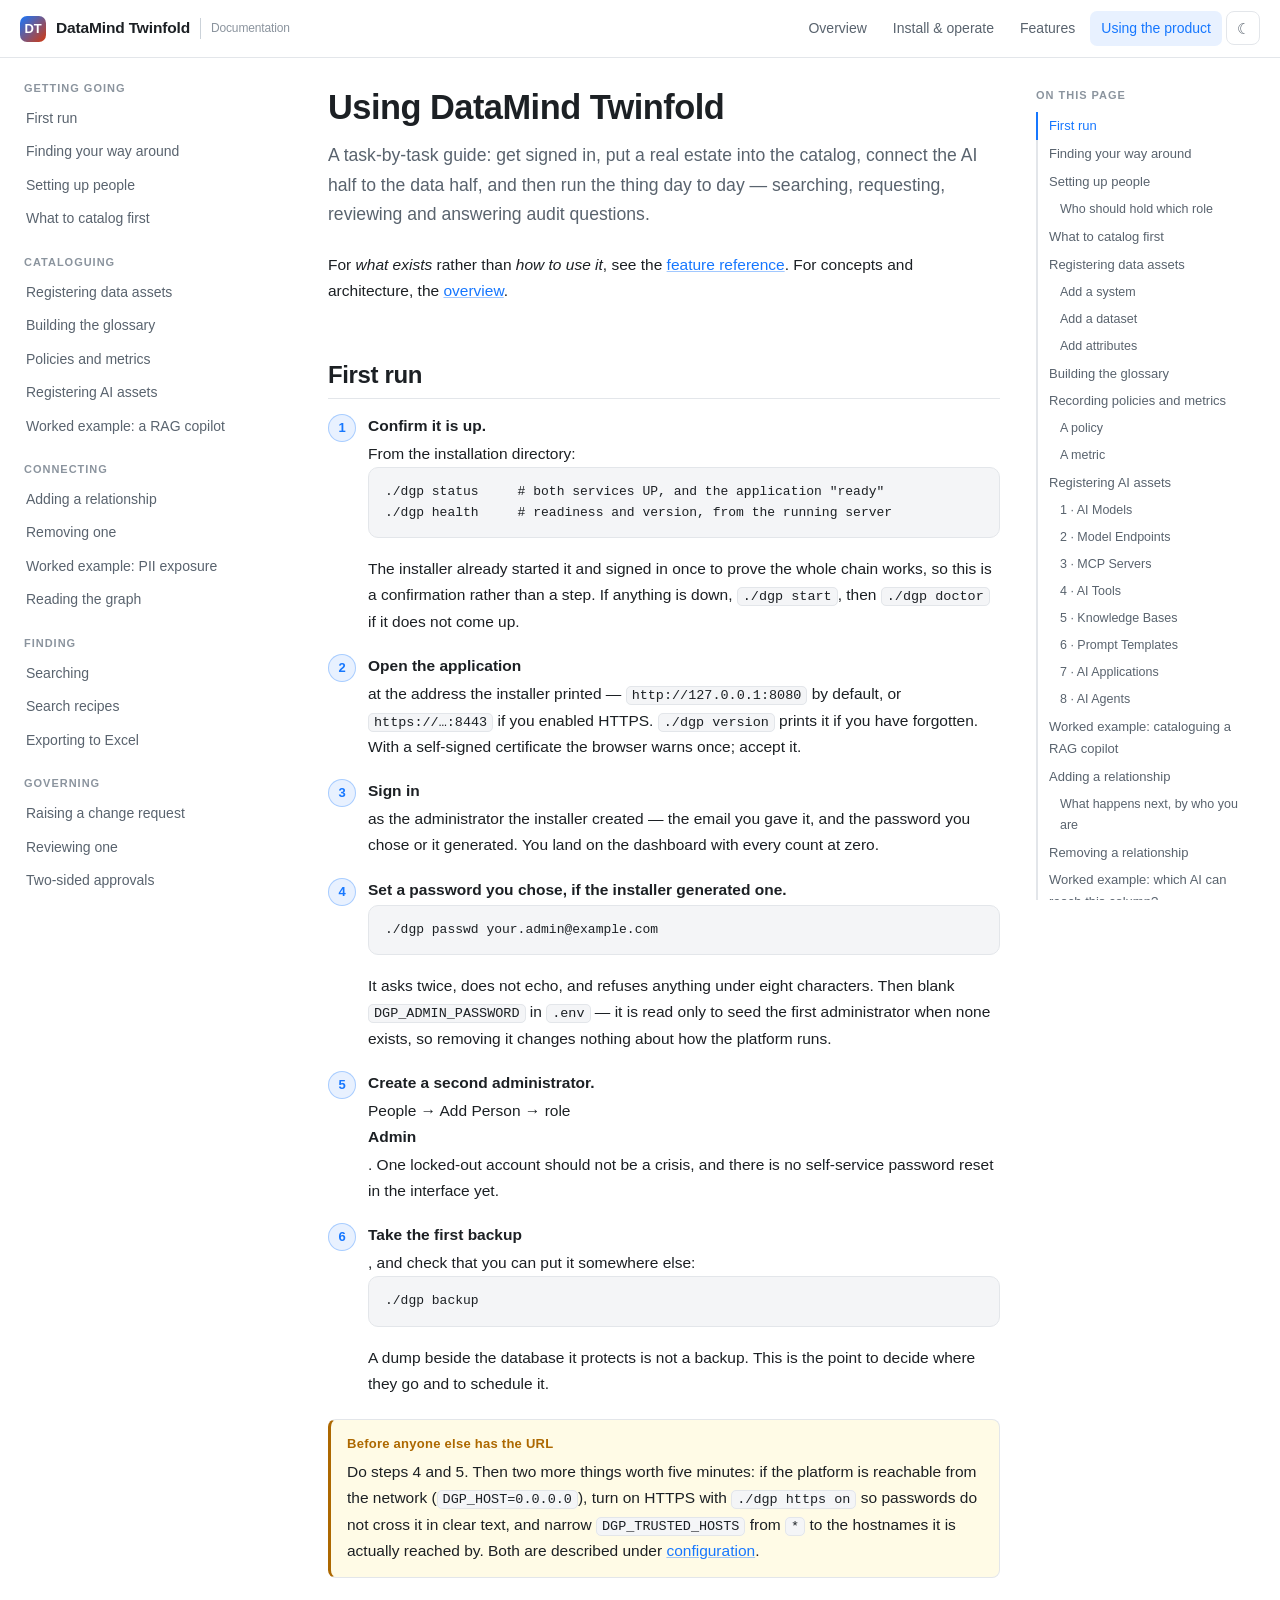
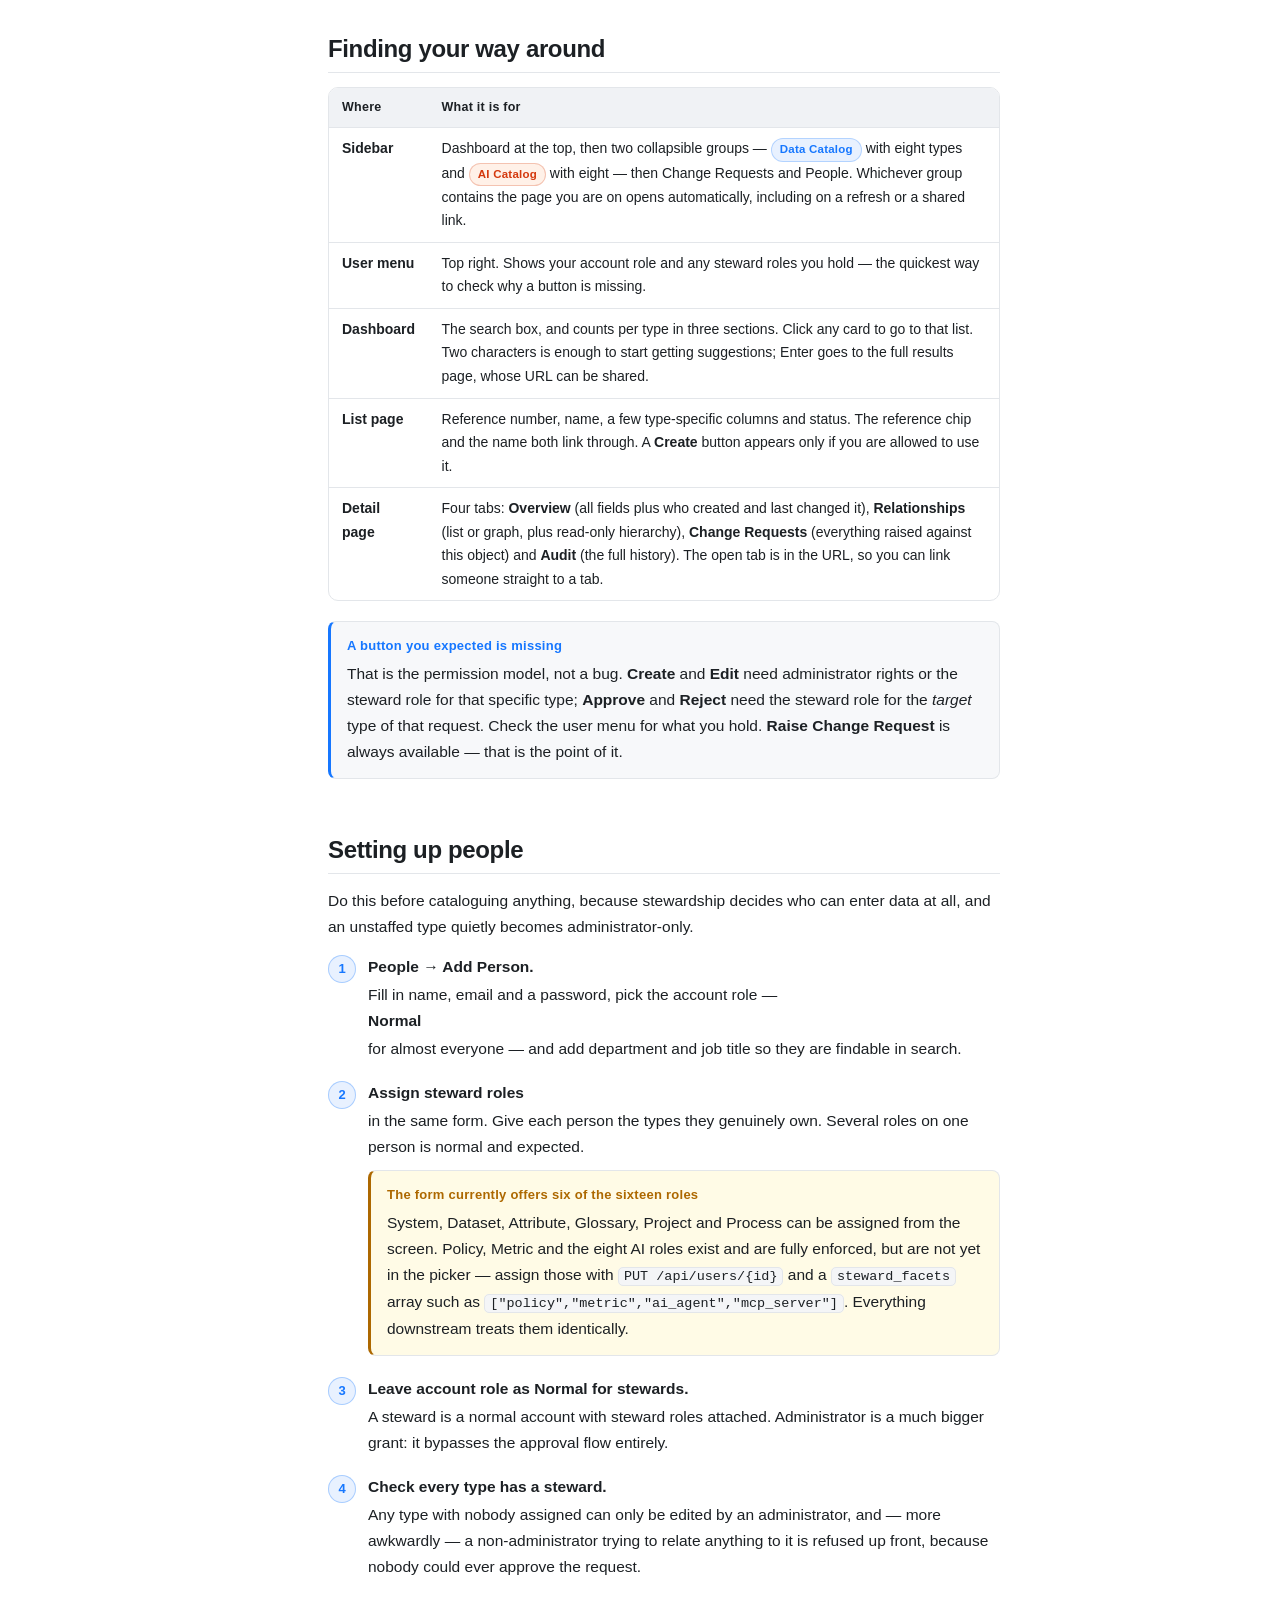
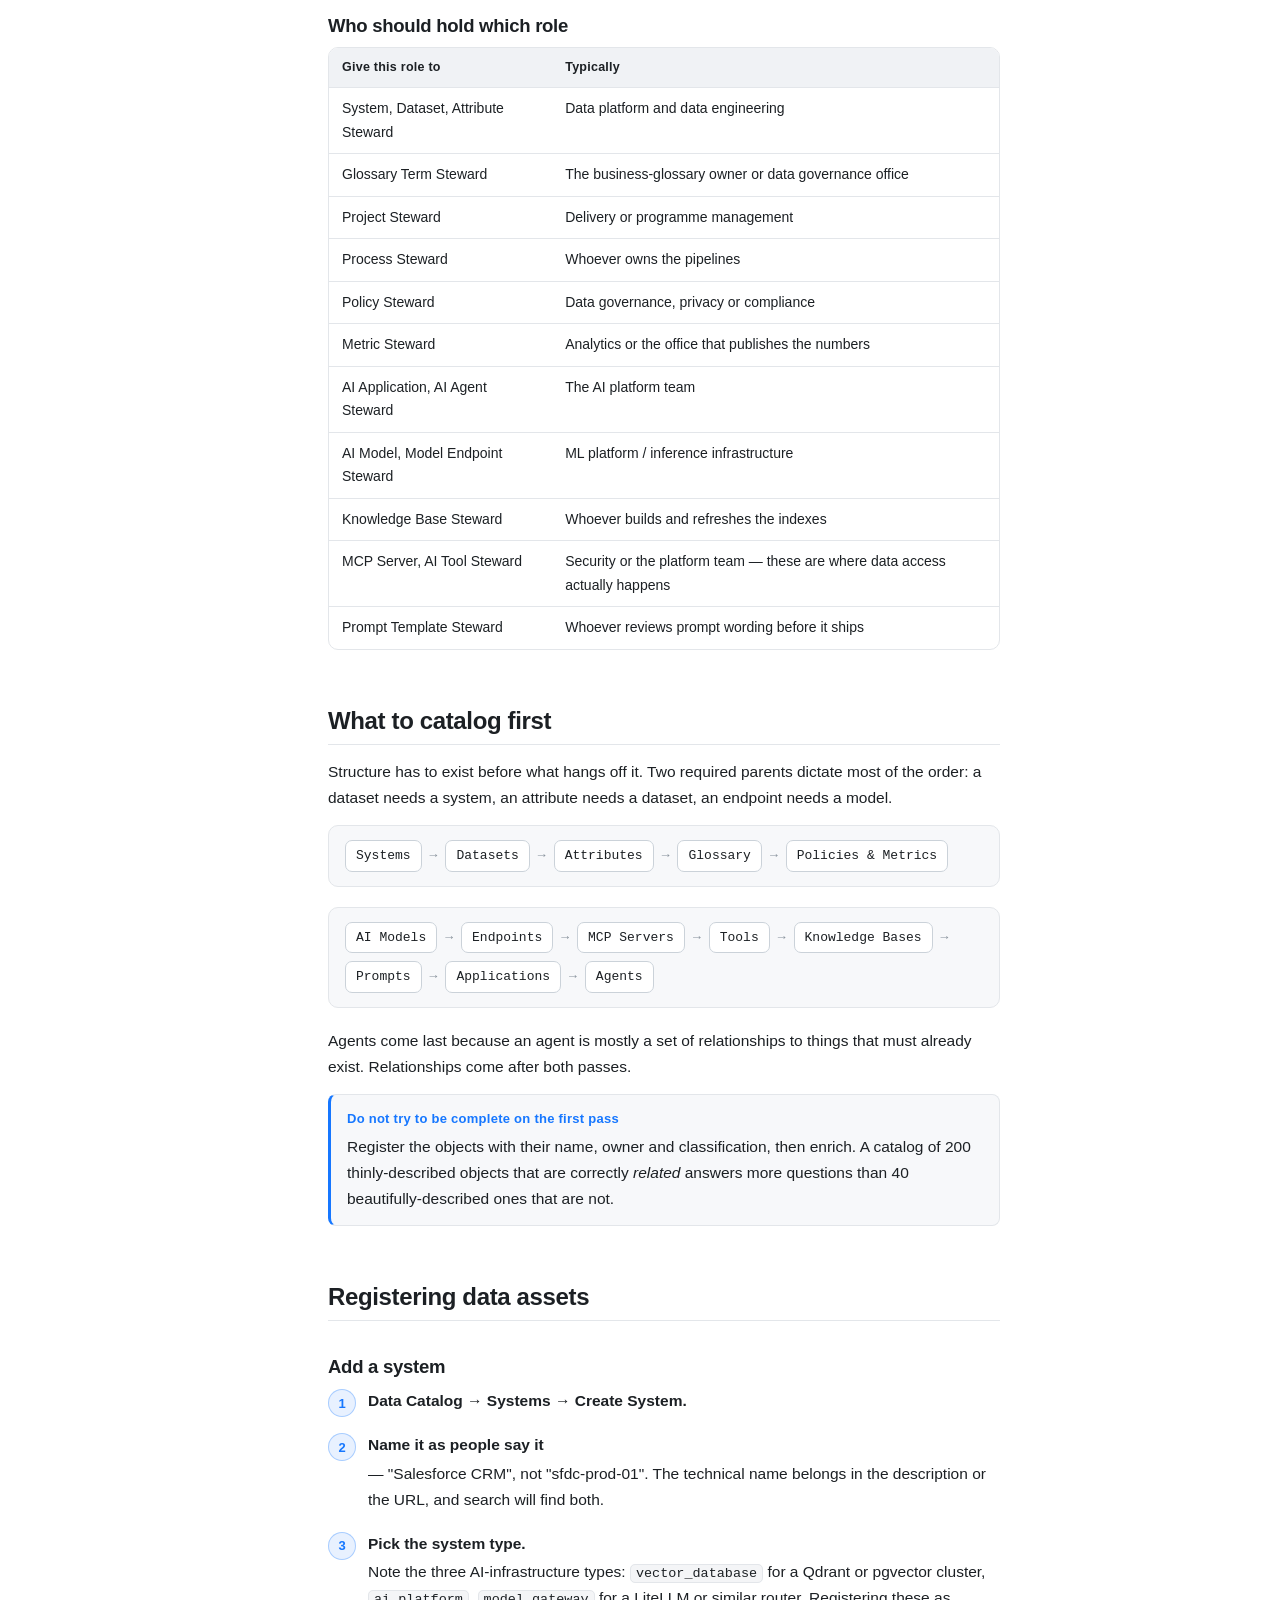
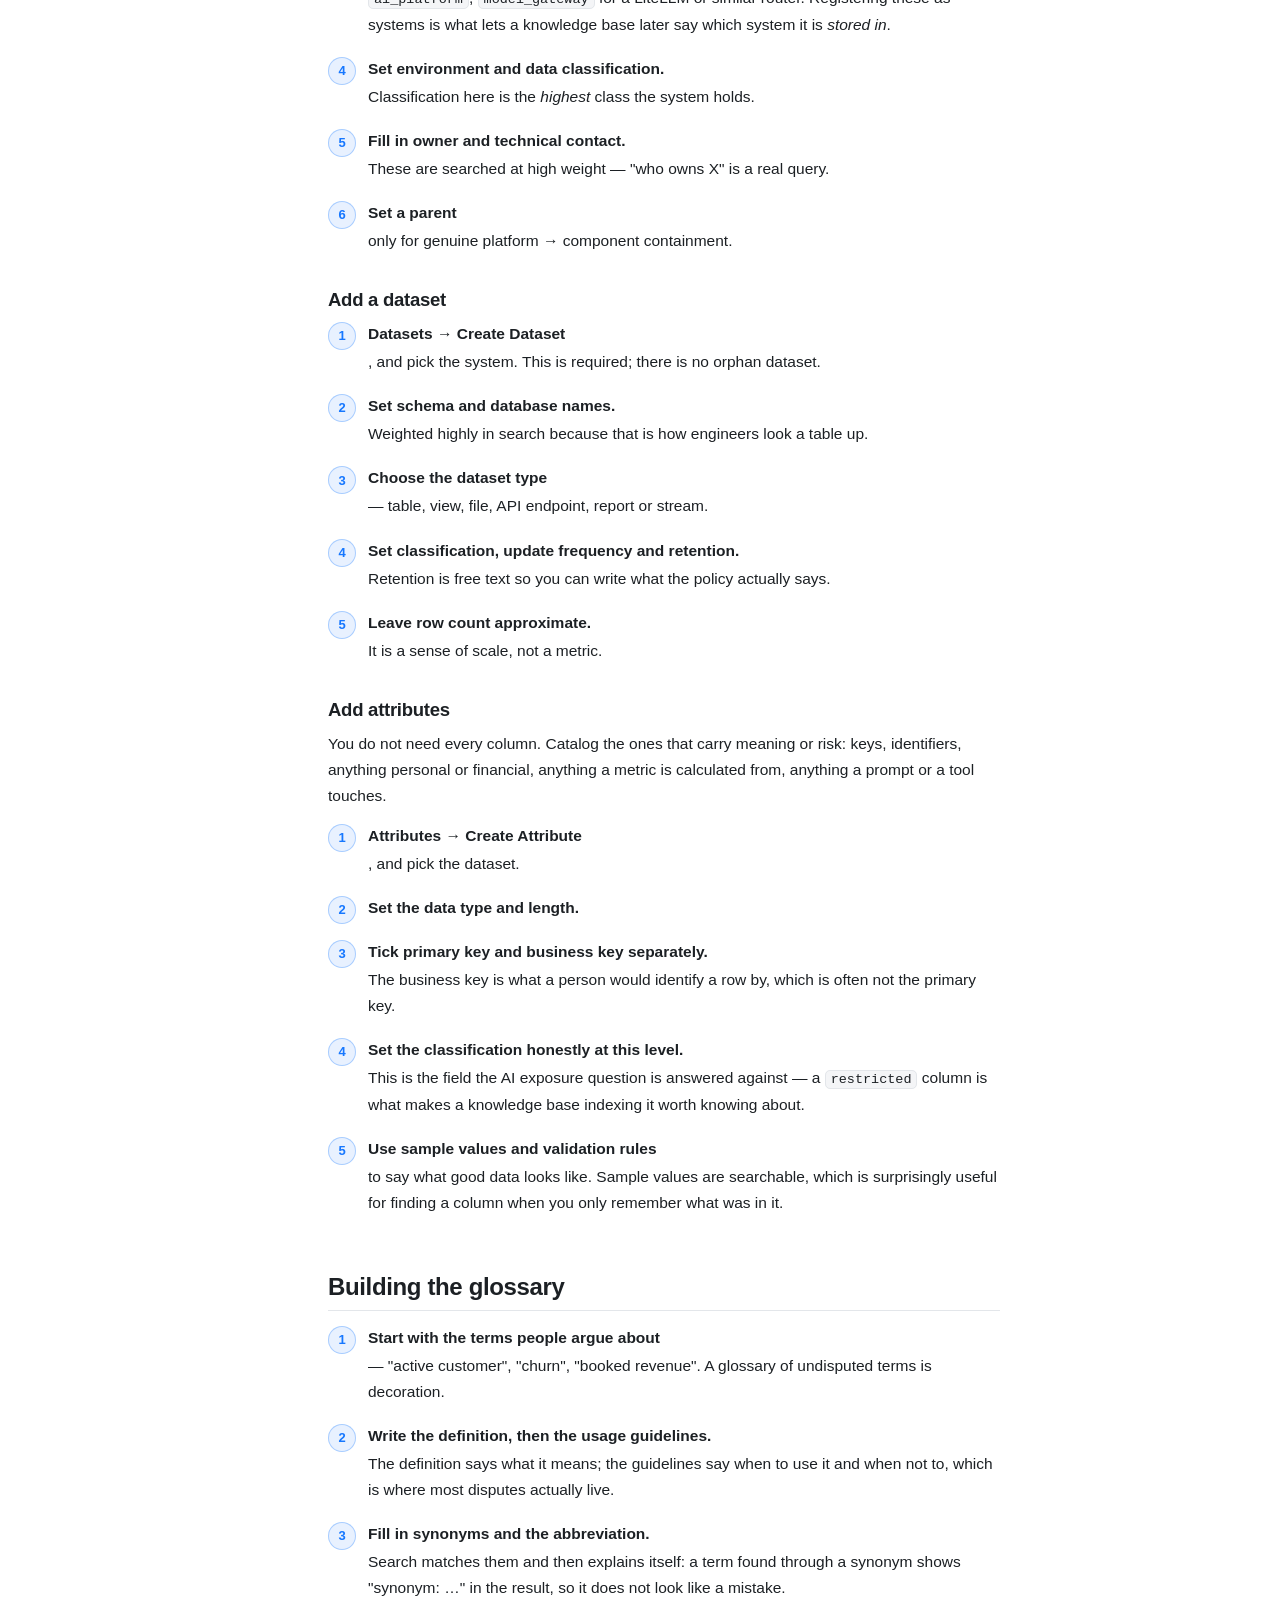
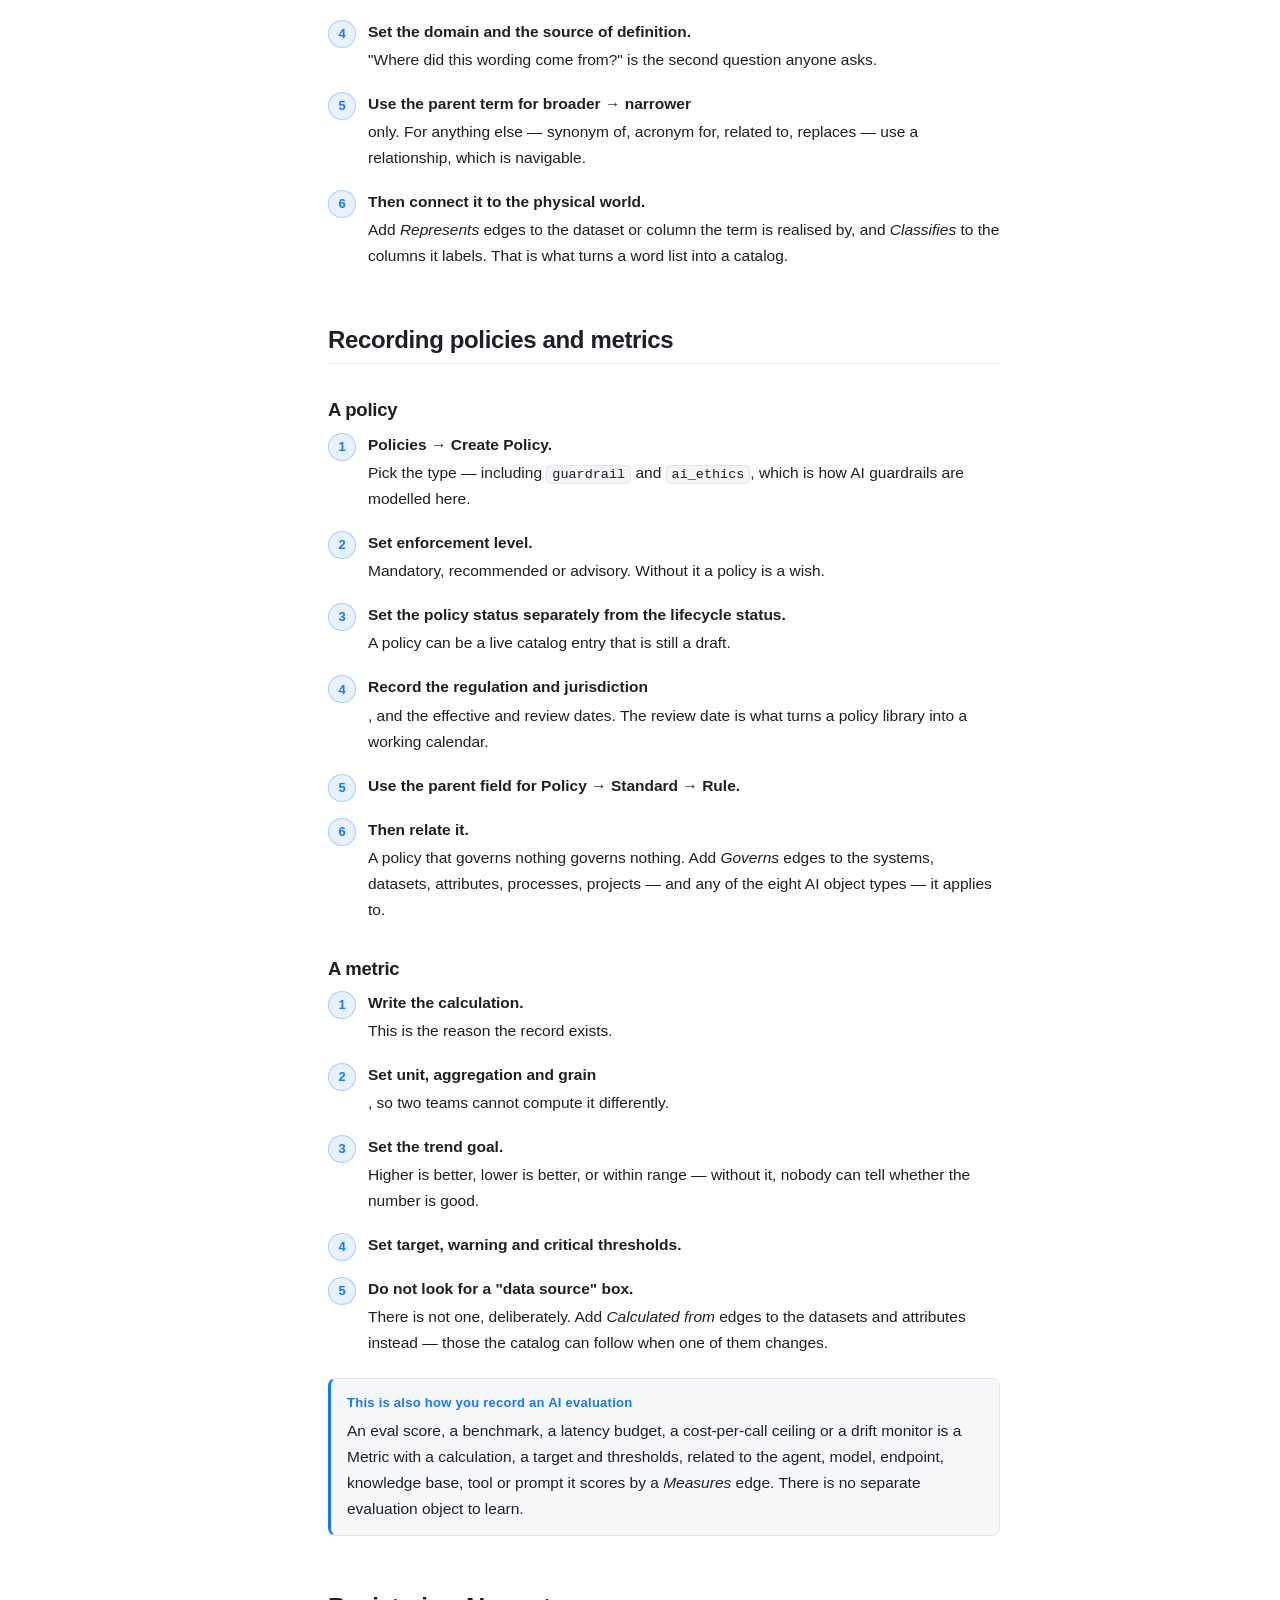
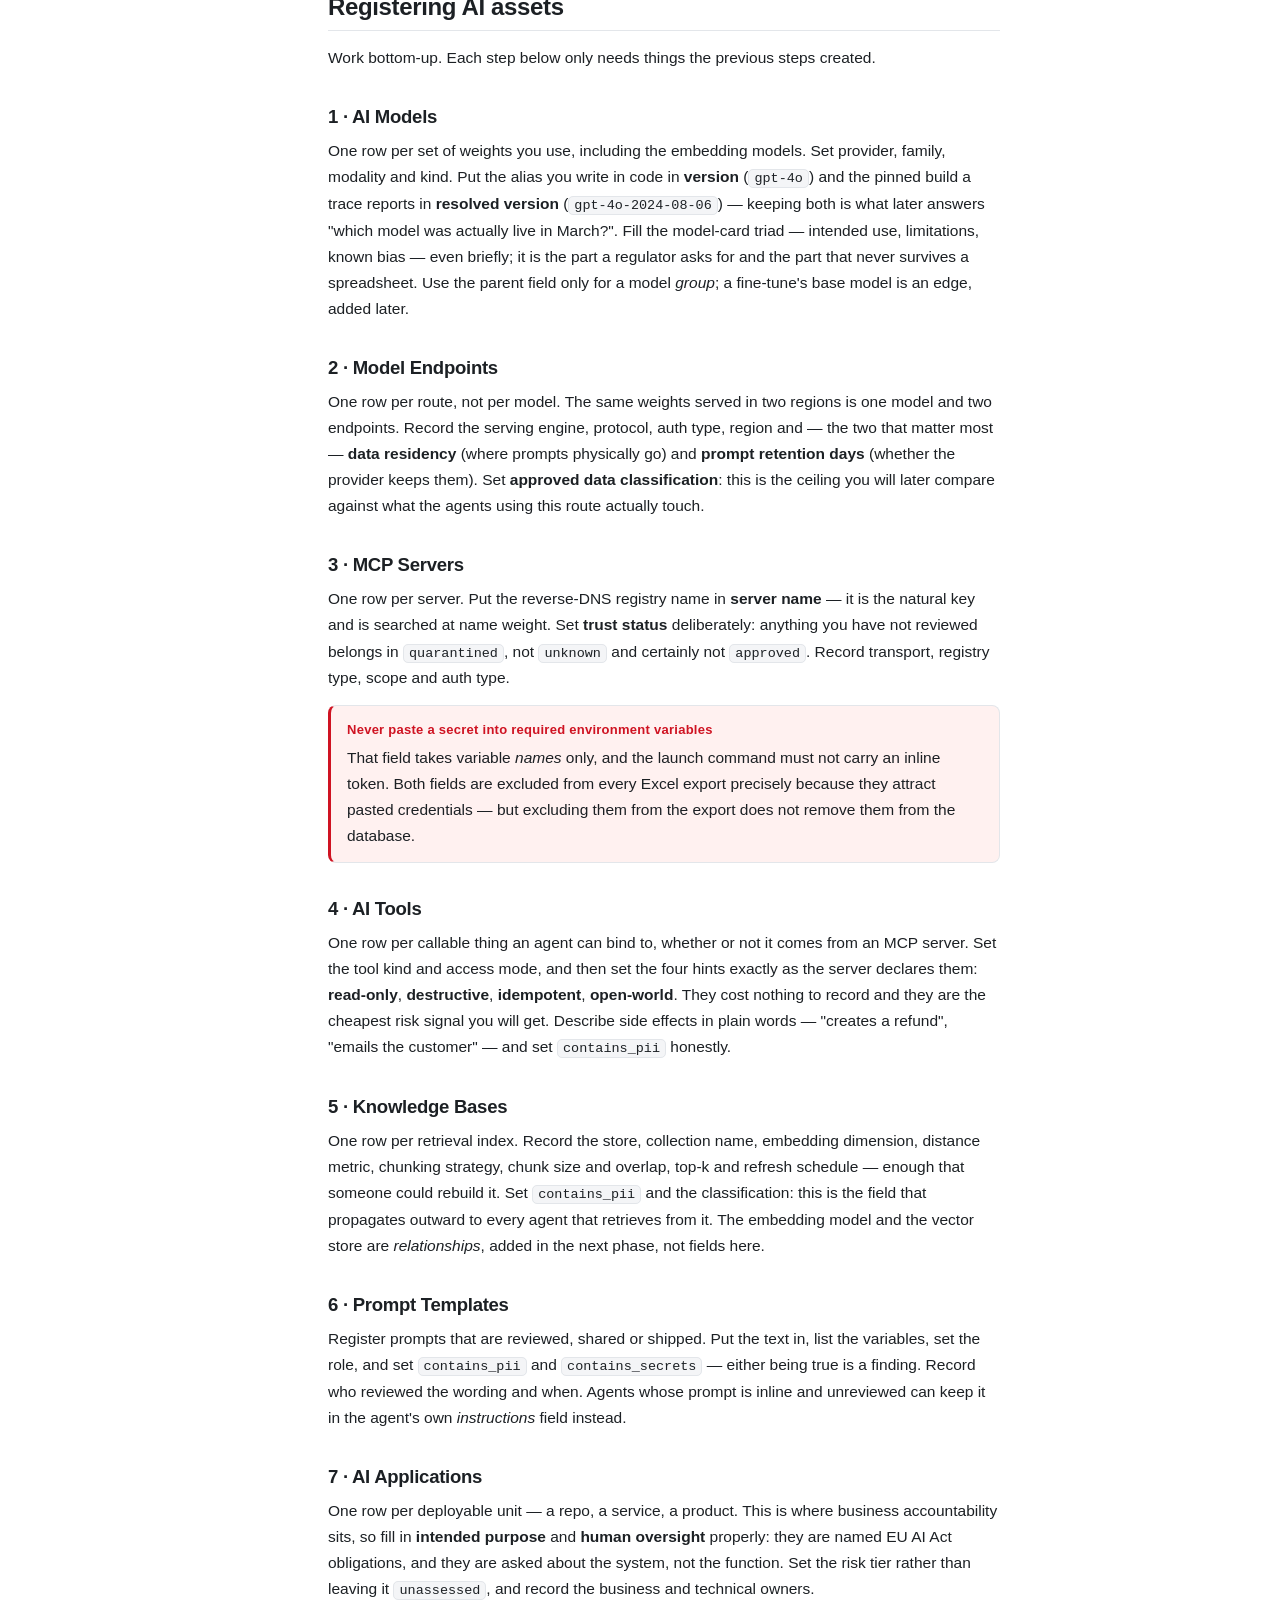
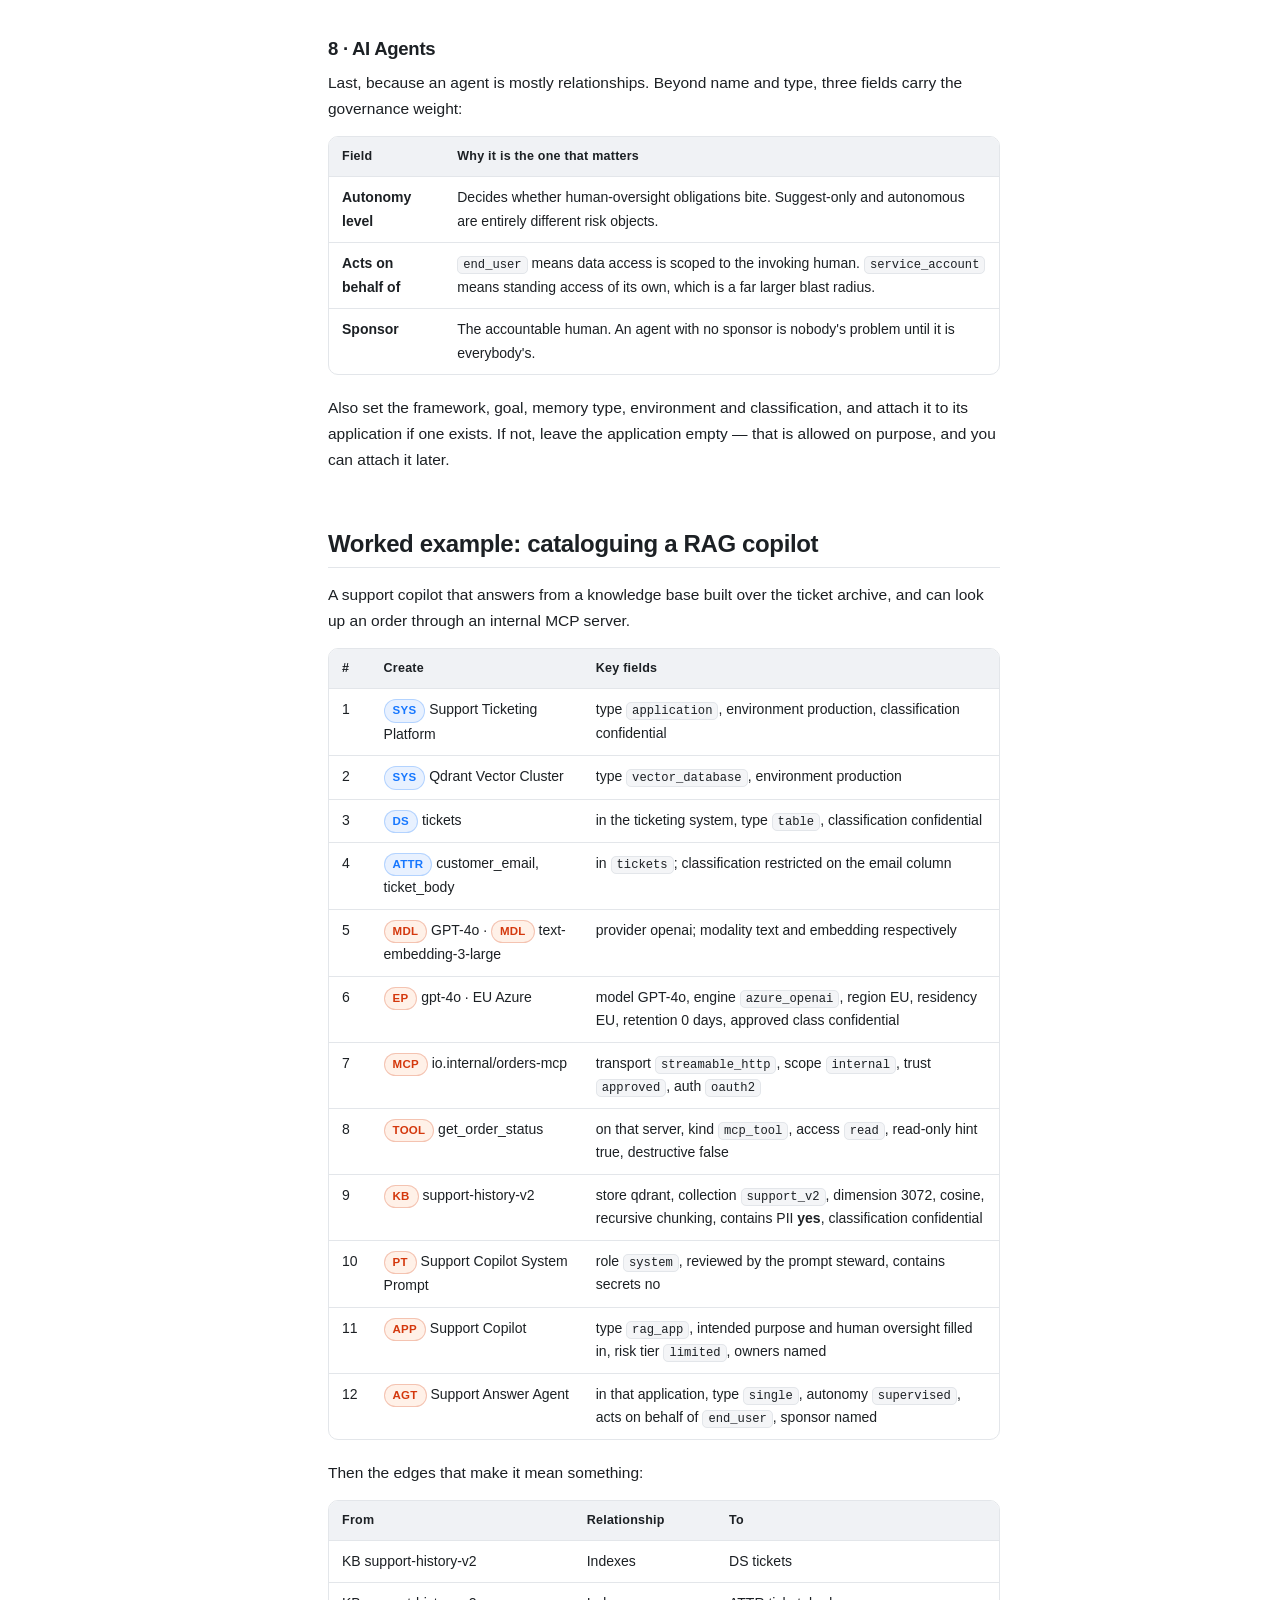
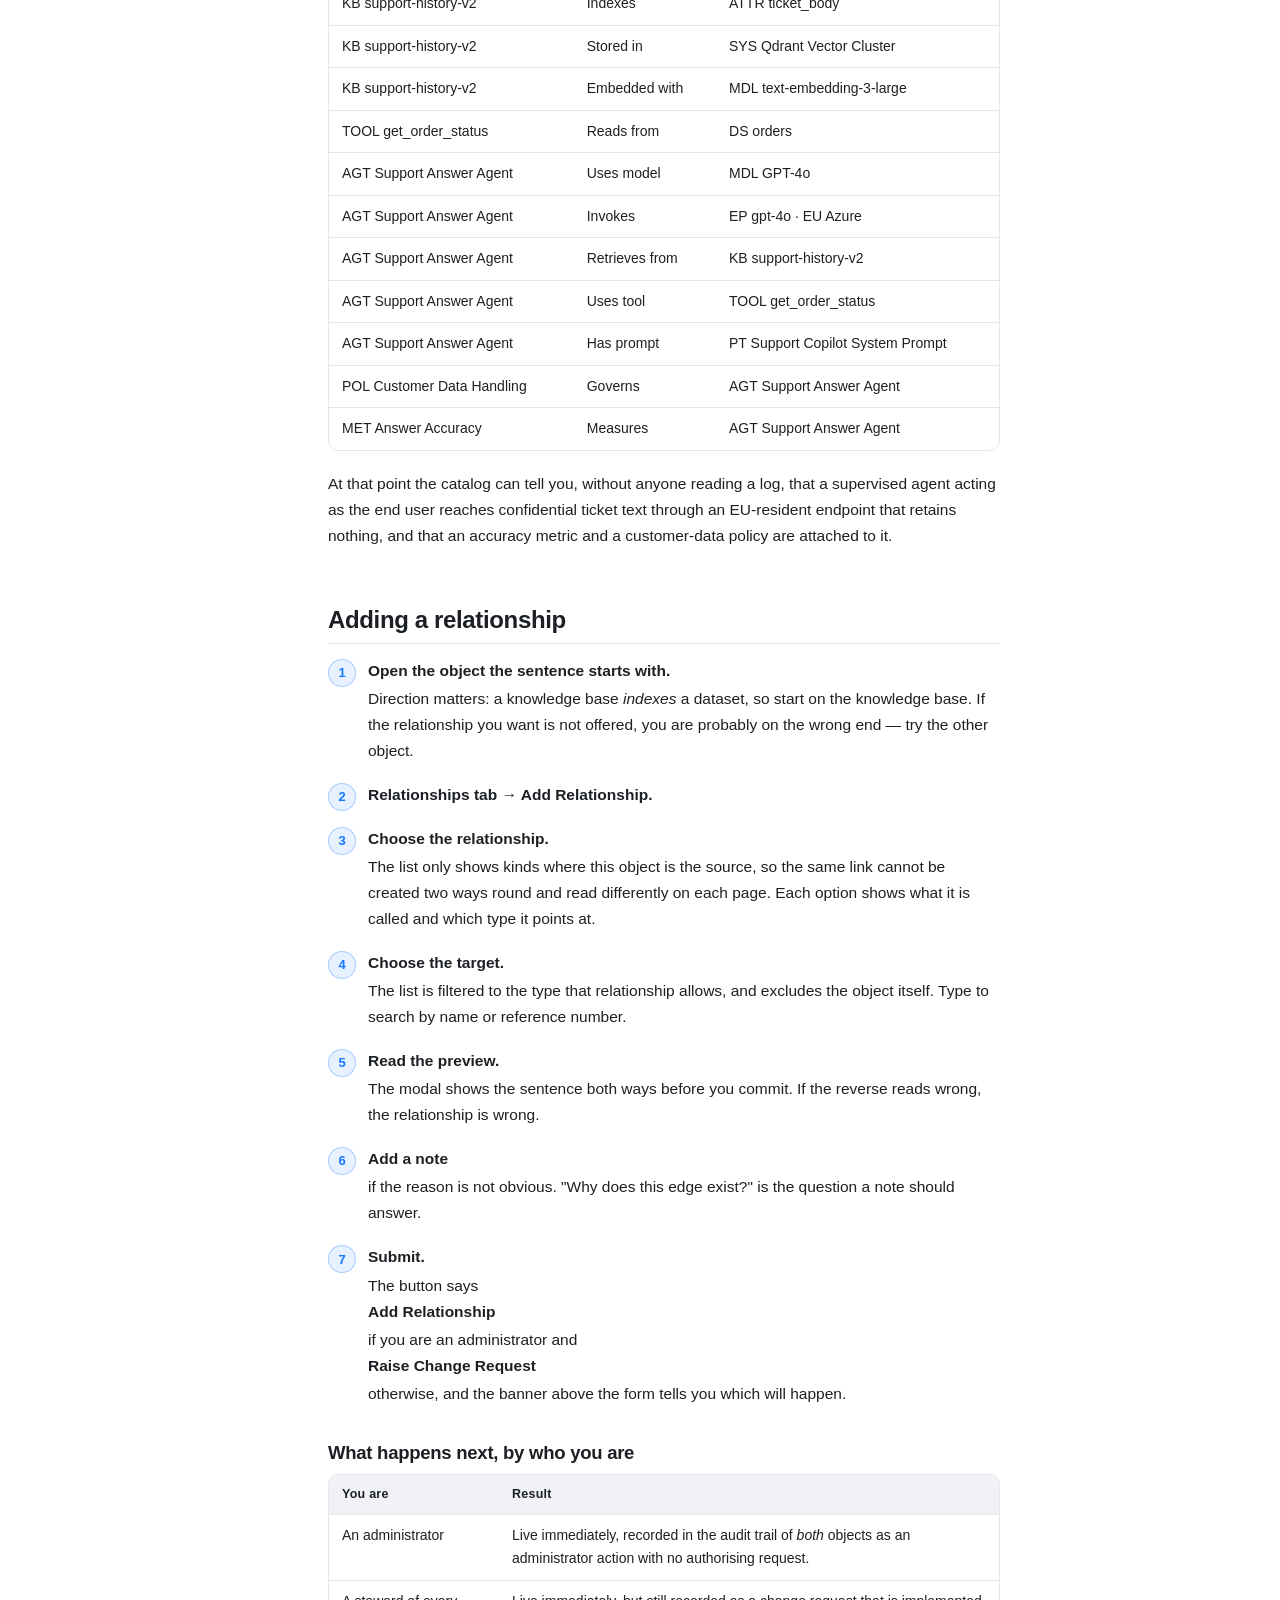
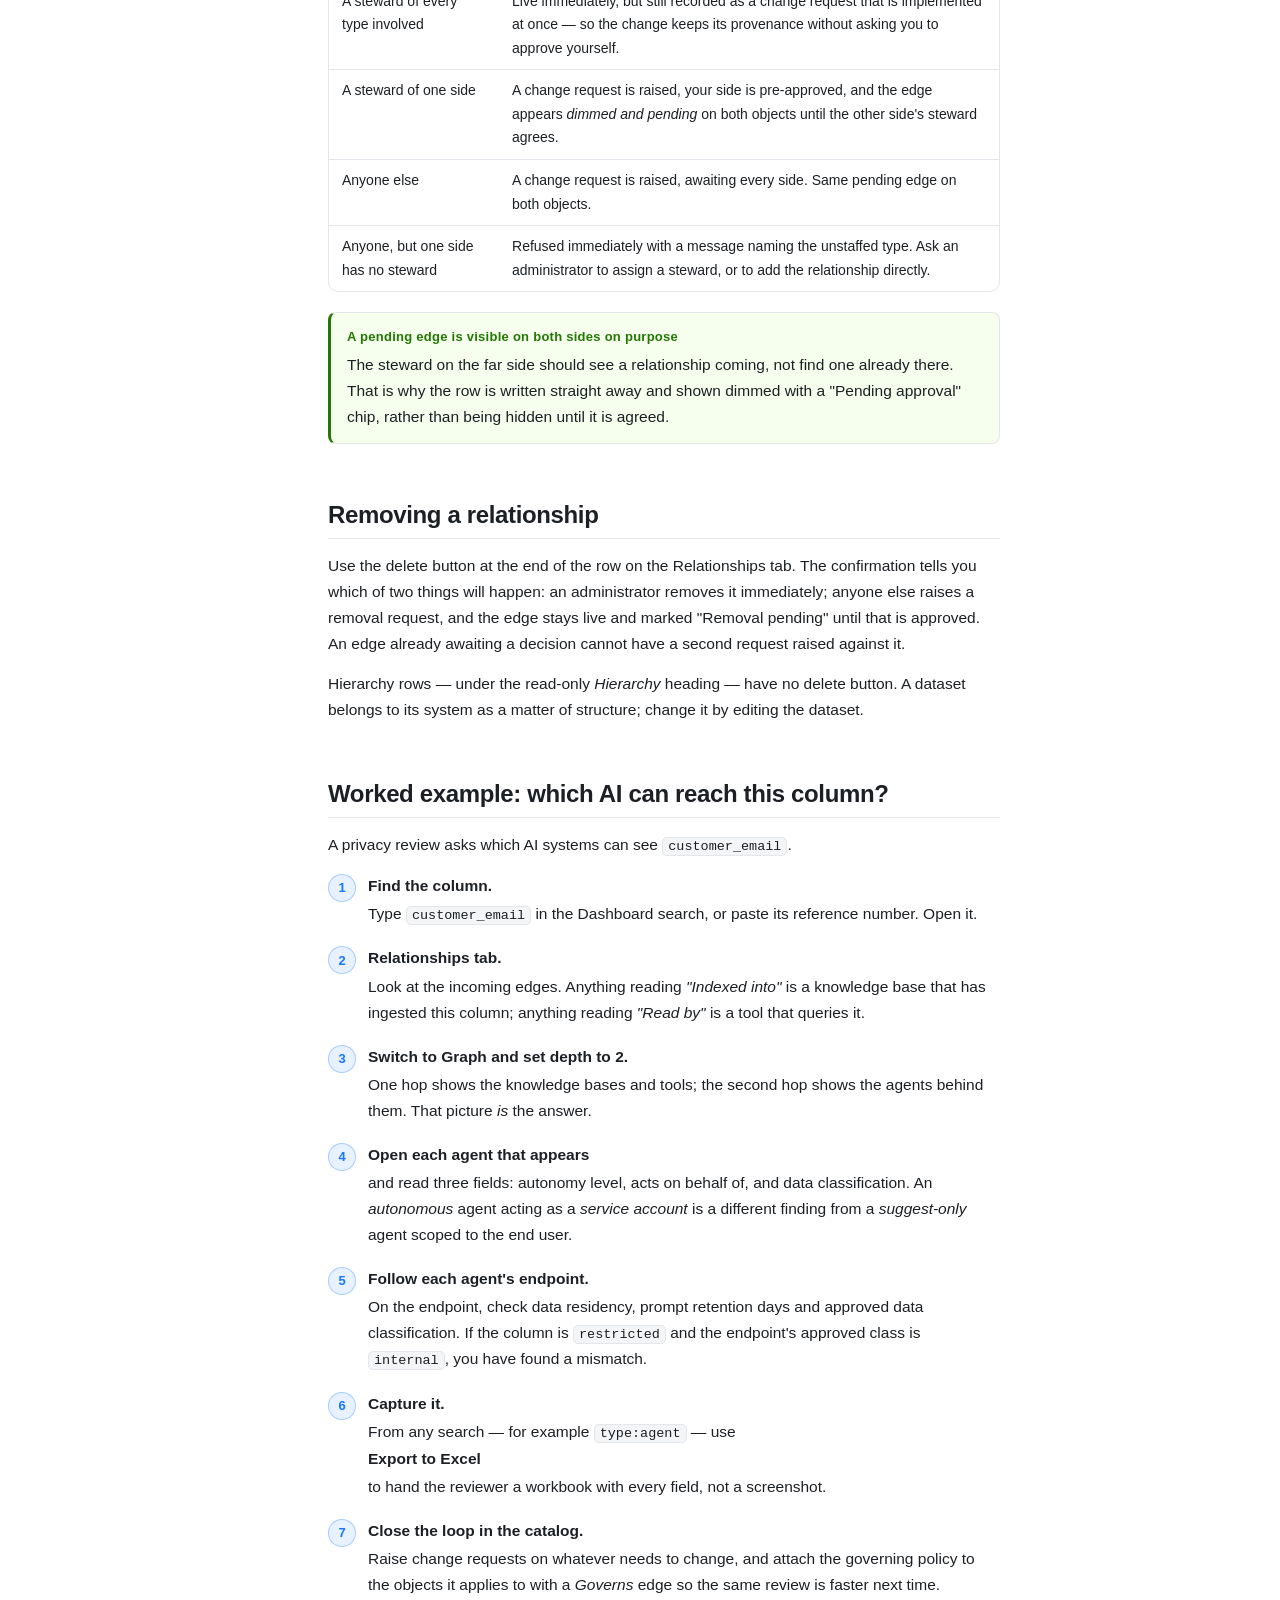
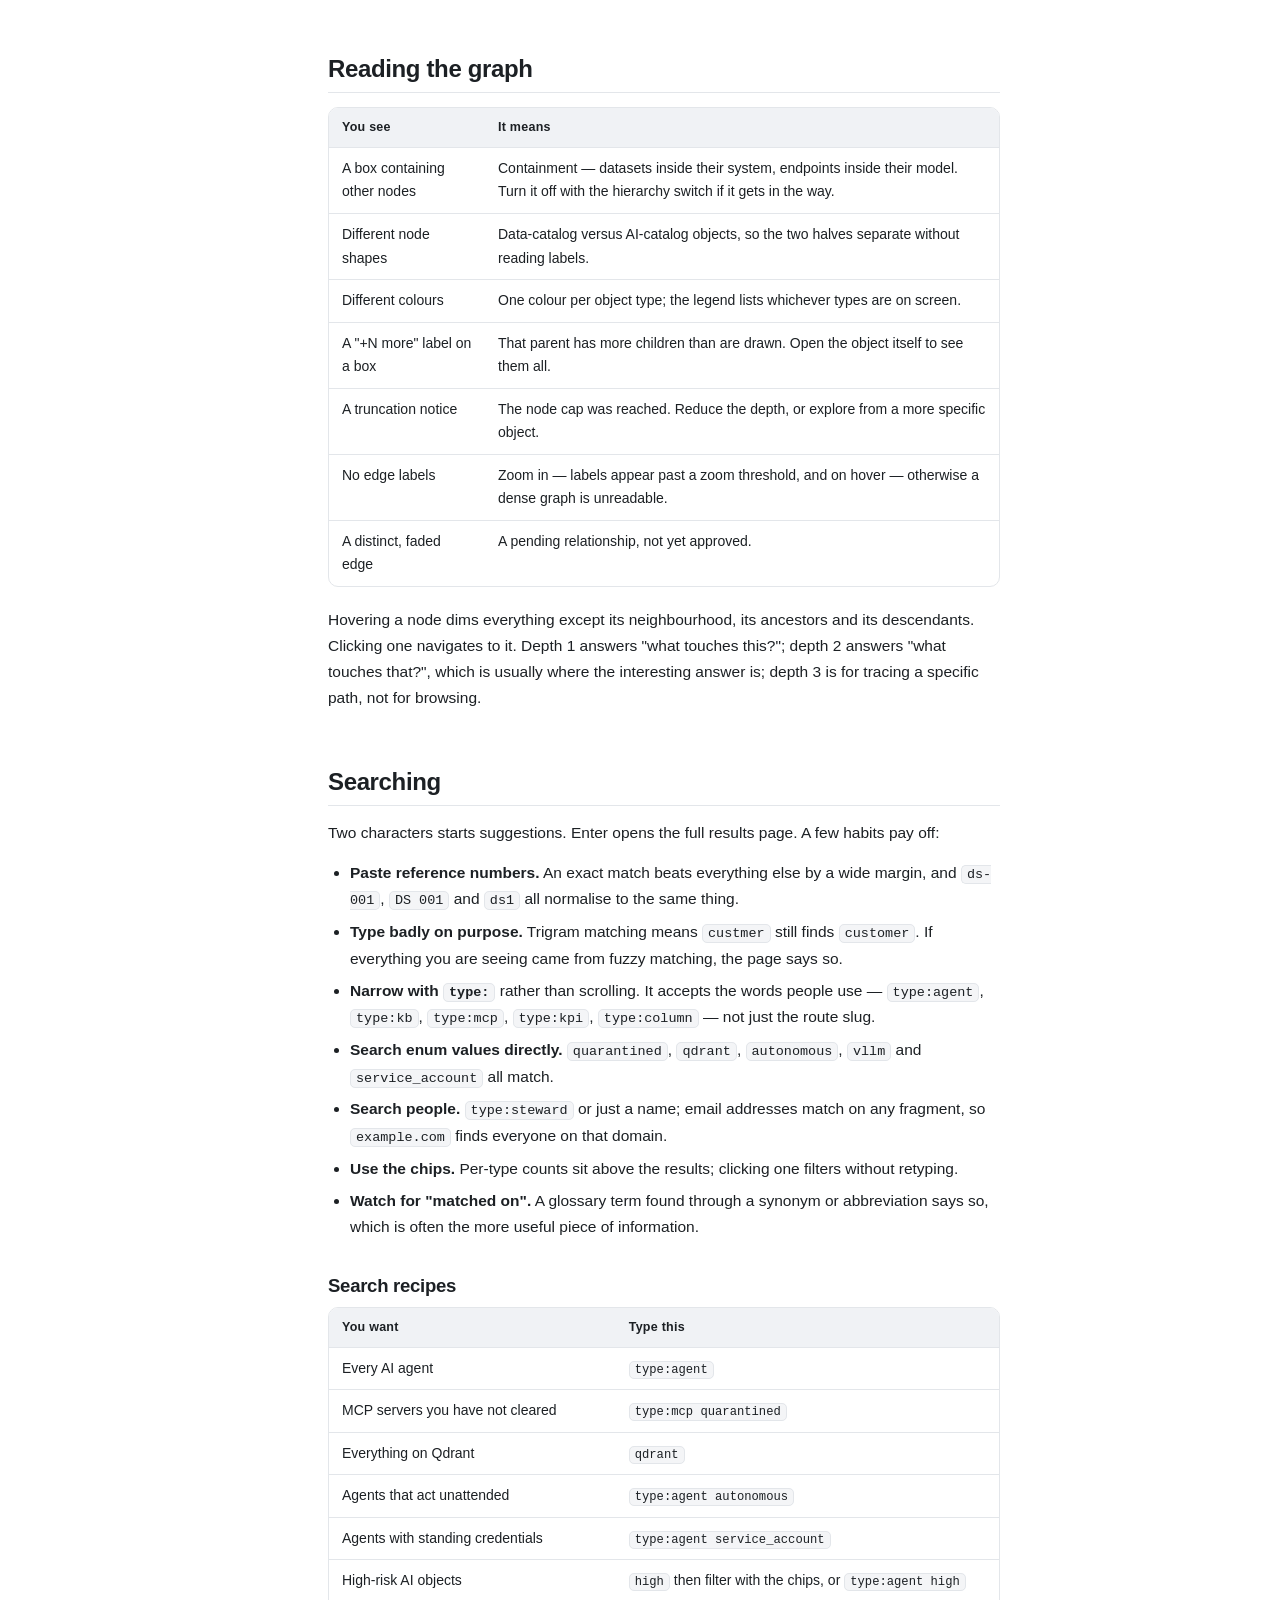
<file: usage.html>
<!DOCTYPE html>
<html lang="en">
<head>
<meta charset="utf-8">
<meta name="viewport" content="width=device-width, initial-scale=1">
<title>Using the product — DataMind Twinfold</title>
<meta name="description" content="Task-by-task guide to DataMind Twinfold: first run, registering data and AI assets, relating them, searching, exporting, change requests, audit and per-role routines.">
<link rel="stylesheet" href="assets/docs.css">
<link rel="icon" href="data:image/svg+xml,<svg xmlns='http://www.w3.org/2000/svg' viewBox='0 0 100 100'><text y='.9em' font-size='90'>📘</text></svg>">
</head>
<body>

<header class="topbar">
  <button class="icon-btn menu-btn" data-menu-toggle aria-expanded="false" aria-label="Open navigation">☰</button>
  <a class="brand" href="index.html"><span class="mark">DT</span> DataMind Twinfold <small>Documentation</small></a>
  <nav class="topnav">
    <a href="index.html">Overview</a>
    <a href="install.html">Install &amp; operate</a>
    <a href="features.html">Features</a>
    <a href="usage.html" aria-current="page">Using the product</a>
    <button class="icon-btn" data-theme-toggle type="button">☾</button>
  </nav>
</header>

<div class="shell">

  <aside class="sidebar">
    <h4>Getting going</h4>
    <a href="#first-run">First run</a>
    <a href="#tour">Finding your way around</a>
    <a href="#setup-people">Setting up people</a>
    <a href="#order">What to catalog first</a>

    <h4>Cataloguing</h4>
    <a href="#register-data">Registering data assets</a>
    <a href="#glossary-work">Building the glossary</a>
    <a href="#policy-metric">Policies and metrics</a>
    <a href="#register-ai">Registering AI assets</a>
    <a href="#worked-rag">Worked example: a RAG copilot</a>

    <h4>Connecting</h4>
    <a href="#relating">Adding a relationship</a>
    <a href="#removing-rel">Removing one</a>
    <a href="#pii-walkthrough">Worked example: PII exposure</a>
    <a href="#graph-reading">Reading the graph</a>

    <h4>Finding</h4>
    <a href="#searching">Searching</a>
    <a href="#recipes">Search recipes</a>
    <a href="#exporting">Exporting to Excel</a>

    <h4>Governing</h4>
    <a href="#change-requests">Raising a change request</a>
    <a href="#reviewing">Reviewing one</a>
    <a href="#multi-sided">Two-sided approvals</a>
    <a href="#audit-reading">Reading the audit trail</a>

    <h4>Routines</h4>
    <a href="#role-reader">If you only read</a>
    <a href="#role-steward">If you are a steward</a>
    <a href="#role-admin">If you are an administrator</a>
    <a href="#role-ai">If you run AI governance</a>
    <a href="#hygiene">Catalog hygiene</a>

    <h4>Help</h4>
    <a href="#operating">Starting and stopping</a>
    <a href="#faq">Troubleshooting &amp; FAQ</a>

    <h4>Install &amp; operate</h4>
    <a href="install.html">Installation guide</a>
    <a href="install.html#checking-prod">Checking the services</a>
    <a href="install.html#logs">Where every log is</a>
    <a href="install.html#passwords">Passwords and accounts</a>
    <a href="install.html#backup">Backup and restore</a>
  </aside>

  <main class="content">

    <h1>Using DataMind Twinfold</h1>
    <p class="lede">A task-by-task guide: get signed in, put a real estate into the catalog, connect the
    AI half to the data half, and then run the thing day to day — searching, requesting, reviewing and
    answering audit questions.</p>

    <p>For <em>what exists</em> rather than <em>how to use it</em>, see the
    <a href="features.html">feature reference</a>. For concepts and architecture, the
    <a href="index.html">overview</a>.</p>

    <h2 id="first-run">First run</h2>

    <ol class="steps">
      <li><strong>Confirm it is up.</strong> From the installation directory:
        <pre><code>./dgp status     # both services UP, and the application "ready"
./dgp health     # readiness and version, from the running server</code></pre>
        The installer already started it and signed in once to prove the whole chain works, so this is a
        confirmation rather than a step. If anything is down, <code>./dgp start</code>, then
        <code>./dgp doctor</code> if it does not come up.</li>

      <li><strong>Open the application</strong> at the address the installer printed —
        <code>http://127.0.0.1:8080</code> by default, or <code>https://…:8443</code> if you enabled
        HTTPS. <code>./dgp version</code> prints it if you have forgotten. With a self-signed
        certificate the browser warns once; accept it.</li>

      <li><strong>Sign in</strong> as the administrator the installer created — the email you gave it,
        and the password you chose or it generated. You land on the dashboard with every count at
        zero.</li>

      <li><strong>Set a password you chose, if the installer generated one.</strong>
        <pre><code>./dgp passwd your.admin@example.com</code></pre>
        It asks twice, does not echo, and refuses anything under eight characters. Then blank
        <code>DGP_ADMIN_PASSWORD</code> in <code>.env</code> — it is read only to seed the first
        administrator when none exists, so removing it changes nothing about how the platform runs.</li>

      <li><strong>Create a second administrator.</strong> People → Add Person → role
        <strong>Admin</strong>. One locked-out account should not be a crisis, and there is no
        self-service password reset in the interface yet.</li>

      <li><strong>Take the first backup</strong>, and check that you can put it somewhere else:
        <pre><code>./dgp backup</code></pre>
        A dump beside the database it protects is not a backup. This is the point to decide where they
        go and to schedule it.</li>
    </ol>

    <div class="note warn">
      <div class="note-title">Before anyone else has the URL</div>
      <p>Do steps 4 and 5. Then two more things worth five minutes: if the platform is reachable from
      the network (<code>DGP_HOST=0.0.0.0</code>), turn on HTTPS with <code>./dgp https on</code> so
      passwords do not cross it in clear text, and narrow <code>DGP_TRUSTED_HOSTS</code> from
      <code>*</code> to the hostnames it is actually reached by. Both are described under
      <a href="install.html#config">configuration</a>.</p>
    </div>
    <h2 id="tour">Finding your way around</h2>

    <div class="table-wrap">
    <table>
      <thead><tr><th>Where</th><th>What it is for</th></tr></thead>
      <tbody>
        <tr><td><strong>Sidebar</strong></td><td>Dashboard at the top, then two collapsible groups — <span class="pill data">Data Catalog</span> with eight types and <span class="pill ai">AI Catalog</span> with eight — then Change Requests and People. Whichever group contains the page you are on opens automatically, including on a refresh or a shared link.</td></tr>
        <tr><td><strong>User menu</strong></td><td>Top right. Shows your account role and any steward roles you hold — the quickest way to check why a button is missing.</td></tr>
        <tr><td><strong>Dashboard</strong></td><td>The search box, and counts per type in three sections. Click any card to go to that list. Two characters is enough to start getting suggestions; Enter goes to the full results page, whose URL can be shared.</td></tr>
        <tr><td><strong>List page</strong></td><td>Reference number, name, a few type-specific columns and status. The reference chip and the name both link through. A <strong>Create</strong> button appears only if you are allowed to use it.</td></tr>
        <tr><td><strong>Detail page</strong></td><td>Four tabs: <strong>Overview</strong> (all fields plus who created and last changed it), <strong>Relationships</strong> (list or graph, plus read-only hierarchy), <strong>Change Requests</strong> (everything raised against this object) and <strong>Audit</strong> (the full history). The open tab is in the URL, so you can link someone straight to a tab.</td></tr>
      </tbody>
    </table>
    </div>

    <div class="note">
      <div class="note-title">A button you expected is missing</div>
      <p>That is the permission model, not a bug. <strong>Create</strong> and <strong>Edit</strong> need
      administrator rights or the steward role for that specific type; <strong>Approve</strong> and
      <strong>Reject</strong> need the steward role for the <em>target</em> type of that request. Check
      the user menu for what you hold. <strong>Raise Change Request</strong> is always available — that
      is the point of it.</p>
    </div>

    <h2 id="setup-people">Setting up people</h2>

    <p>Do this before cataloguing anything, because stewardship decides who can enter data at all, and
    an unstaffed type quietly becomes administrator-only.</p>

    <ol class="steps">
      <li><strong>People → Add Person.</strong> Fill in name, email and a password, pick the account
      role — <strong>Normal</strong> for almost everyone — and add department and job title so they are
      findable in search.</li>
      <li><strong>Assign steward roles</strong> in the same form. Give each person the types they
      genuinely own. Several roles on one person is normal and expected.
      <div class="note warn" style="margin-top:10px">
        <div class="note-title">The form currently offers six of the sixteen roles</div>
        <p>System, Dataset, Attribute, Glossary, Project and Process can be assigned from the screen.
        Policy, Metric and the eight AI roles exist and are fully enforced, but are not yet in the
        picker — assign those with <code>PUT /api/users/{id}</code> and a
        <code>steward_facets</code> array such as
        <code>["policy","metric","ai_agent","mcp_server"]</code>. Everything downstream treats them
        identically.</p>
      </div></li>
      <li><strong>Leave account role as Normal for stewards.</strong> A steward is a normal account with
      steward roles attached. Administrator is a much bigger grant: it bypasses the approval flow
      entirely.</li>
      <li><strong>Check every type has a steward.</strong> Any type with nobody assigned can only be
      edited by an administrator, and — more awkwardly — a non-administrator trying to relate anything
      to it is refused up front, because nobody could ever approve the request.</li>
    </ol>

    <h3 id="who-gets-what">Who should hold which role</h3>

    <div class="table-wrap">
    <table>
      <thead><tr><th>Give this role to</th><th>Typically</th></tr></thead>
      <tbody>
        <tr><td>System, Dataset, Attribute Steward</td><td>Data platform and data engineering</td></tr>
        <tr><td>Glossary Term Steward</td><td>The business-glossary owner or data governance office</td></tr>
        <tr><td>Project Steward</td><td>Delivery or programme management</td></tr>
        <tr><td>Process Steward</td><td>Whoever owns the pipelines</td></tr>
        <tr><td>Policy Steward</td><td>Data governance, privacy or compliance</td></tr>
        <tr><td>Metric Steward</td><td>Analytics or the office that publishes the numbers</td></tr>
        <tr><td>AI Application, AI Agent Steward</td><td>The AI platform team</td></tr>
        <tr><td>AI Model, Model Endpoint Steward</td><td>ML platform / inference infrastructure</td></tr>
        <tr><td>Knowledge Base Steward</td><td>Whoever builds and refreshes the indexes</td></tr>
        <tr><td>MCP Server, AI Tool Steward</td><td>Security or the platform team — these are where data access actually happens</td></tr>
        <tr><td>Prompt Template Steward</td><td>Whoever reviews prompt wording before it ships</td></tr>
      </tbody>
    </table>
    </div>

    <h2 id="order">What to catalog first</h2>

    <p>Structure has to exist before what hangs off it. Two required parents dictate most of the order:
    a dataset needs a system, an attribute needs a dataset, an endpoint needs a model.</p>

    <div class="flow">
      <span class="box">Systems</span><span class="arrow">→</span>
      <span class="box">Datasets</span><span class="arrow">→</span>
      <span class="box">Attributes</span><span class="arrow">→</span>
      <span class="box">Glossary</span><span class="arrow">→</span>
      <span class="box">Policies &amp; Metrics</span>
    </div>
    <div class="flow">
      <span class="box">AI Models</span><span class="arrow">→</span>
      <span class="box">Endpoints</span><span class="arrow">→</span>
      <span class="box">MCP Servers</span><span class="arrow">→</span>
      <span class="box">Tools</span><span class="arrow">→</span>
      <span class="box">Knowledge Bases</span><span class="arrow">→</span>
      <span class="box">Prompts</span><span class="arrow">→</span>
      <span class="box">Applications</span><span class="arrow">→</span>
      <span class="box">Agents</span>
    </div>

    <p>Agents come last because an agent is mostly a set of relationships to things that must already
    exist. Relationships come after both passes.</p>

    <div class="note">
      <div class="note-title">Do not try to be complete on the first pass</div>
      <p>Register the objects with their name, owner and classification, then enrich. A catalog of 200
      thinly-described objects that are correctly <em>related</em> answers more questions than 40
      beautifully-described ones that are not.</p>
    </div>

    <h2 id="register-data">Registering data assets</h2>

    <h3 id="add-system">Add a system</h3>

    <ol class="steps">
      <li><strong>Data Catalog → Systems → Create System.</strong></li>
      <li><strong>Name it as people say it</strong> — "Salesforce CRM", not "sfdc-prod-01". The technical
      name belongs in the description or the URL, and search will find both.</li>
      <li><strong>Pick the system type.</strong> Note the three AI-infrastructure types:
      <code>vector_database</code> for a Qdrant or pgvector cluster, <code>ai_platform</code>,
      <code>model_gateway</code> for a LiteLLM or similar router. Registering these as systems is what
      lets a knowledge base later say which system it is <em>stored in</em>.</li>
      <li><strong>Set environment and data classification.</strong> Classification here is the
      <em>highest</em> class the system holds.</li>
      <li><strong>Fill in owner and technical contact.</strong> These are searched at high weight — "who
      owns X" is a real query.</li>
      <li><strong>Set a parent</strong> only for genuine platform → component containment.</li>
    </ol>

    <h3 id="add-dataset">Add a dataset</h3>

    <ol class="steps">
      <li><strong>Datasets → Create Dataset</strong>, and pick the system. This is required; there is no
      orphan dataset.</li>
      <li><strong>Set schema and database names.</strong> Weighted highly in search because that is how
      engineers look a table up.</li>
      <li><strong>Choose the dataset type</strong> — table, view, file, API endpoint, report or
      stream.</li>
      <li><strong>Set classification, update frequency and retention.</strong> Retention is free text so
      you can write what the policy actually says.</li>
      <li><strong>Leave row count approximate.</strong> It is a sense of scale, not a metric.</li>
    </ol>

    <h3 id="add-attribute">Add attributes</h3>

    <p>You do not need every column. Catalog the ones that carry meaning or risk: keys, identifiers,
    anything personal or financial, anything a metric is calculated from, anything a prompt or a tool
    touches.</p>

    <ol class="steps">
      <li><strong>Attributes → Create Attribute</strong>, and pick the dataset.</li>
      <li><strong>Set the data type and length.</strong></li>
      <li><strong>Tick primary key and business key separately.</strong> The business key is what a
      person would identify a row by, which is often not the primary key.</li>
      <li><strong>Set the classification honestly at this level.</strong> This is the field the AI
      exposure question is answered against — a <code>restricted</code> column is what makes a knowledge
      base indexing it worth knowing about.</li>
      <li><strong>Use sample values and validation rules</strong> to say what good data looks like.
      Sample values are searchable, which is surprisingly useful for finding a column when you only
      remember what was in it.</li>
    </ol>

    <h2 id="glossary-work">Building the glossary</h2>

    <ol class="steps">
      <li><strong>Start with the terms people argue about</strong> — "active customer", "churn",
      "booked revenue". A glossary of undisputed terms is decoration.</li>
      <li><strong>Write the definition, then the usage guidelines.</strong> The definition says what it
      means; the guidelines say when to use it and when not to, which is where most disputes actually
      live.</li>
      <li><strong>Fill in synonyms and the abbreviation.</strong> Search matches them and then explains
      itself: a term found through a synonym shows "synonym: …" in the result, so it does not look like
      a mistake.</li>
      <li><strong>Set the domain and the source of definition.</strong> "Where did this wording come
      from?" is the second question anyone asks.</li>
      <li><strong>Use the parent term for broader → narrower</strong> only. For anything else — synonym
      of, acronym for, related to, replaces — use a relationship, which is navigable.</li>
      <li><strong>Then connect it to the physical world.</strong> Add <em>Represents</em> edges to the
      dataset or column the term is realised by, and <em>Classifies</em> to the columns it labels. That
      is what turns a word list into a catalog.</li>
    </ol>

    <h2 id="policy-metric">Recording policies and metrics</h2>

    <h3 id="add-policy">A policy</h3>

    <ol class="steps">
      <li><strong>Policies → Create Policy.</strong> Pick the type — including <code>guardrail</code>
      and <code>ai_ethics</code>, which is how AI guardrails are modelled here.</li>
      <li><strong>Set enforcement level.</strong> Mandatory, recommended or advisory. Without it a policy
      is a wish.</li>
      <li><strong>Set the policy status separately from the lifecycle status.</strong> A policy can be a
      live catalog entry that is still a draft.</li>
      <li><strong>Record the regulation and jurisdiction</strong>, and the effective and review dates.
      The review date is what turns a policy library into a working calendar.</li>
      <li><strong>Use the parent field for Policy → Standard → Rule.</strong></li>
      <li><strong>Then relate it.</strong> A policy that governs nothing governs nothing. Add
      <em>Governs</em> edges to the systems, datasets, attributes, processes, projects — and any of the
      eight AI object types — it applies to.</li>
    </ol>

    <h3 id="add-metric">A metric</h3>

    <ol class="steps">
      <li><strong>Write the calculation.</strong> This is the reason the record exists.</li>
      <li><strong>Set unit, aggregation and grain</strong>, so two teams cannot compute it differently.</li>
      <li><strong>Set the trend goal.</strong> Higher is better, lower is better, or within range —
      without it, nobody can tell whether the number is good.</li>
      <li><strong>Set target, warning and critical thresholds.</strong></li>
      <li><strong>Do not look for a "data source" box.</strong> There is not one, deliberately. Add
      <em>Calculated from</em> edges to the datasets and attributes instead — those the catalog can
      follow when one of them changes.</li>
    </ol>

    <div class="note">
      <div class="note-title">This is also how you record an AI evaluation</div>
      <p>An eval score, a benchmark, a latency budget, a cost-per-call ceiling or a drift monitor is a
      Metric with a calculation, a target and thresholds, related to the agent, model, endpoint,
      knowledge base, tool or prompt it scores by a <em>Measures</em> edge. There is no separate
      evaluation object to learn.</p>
    </div>

    <h2 id="register-ai">Registering AI assets</h2>

    <p>Work bottom-up. Each step below only needs things the previous steps created.</p>

    <h3 id="ai-model-step">1 · AI Models</h3>
    <p>One row per set of weights you use, including the embedding models. Set provider, family, modality
    and kind. Put the alias you write in code in <strong>version</strong> (<code>gpt-4o</code>) and the
    pinned build a trace reports in <strong>resolved version</strong>
    (<code>gpt-4o-2024-08-06</code>) — keeping both is what later answers "which model was actually live
    in March?". Fill the model-card triad — intended use, limitations, known bias — even briefly; it is
    the part a regulator asks for and the part that never survives a spreadsheet. Use the parent field
    only for a model <em>group</em>; a fine-tune's base model is an edge, added later.</p>

    <h3 id="ai-endpoint-step">2 · Model Endpoints</h3>
    <p>One row per route, not per model. The same weights served in two regions is one model and two
    endpoints. Record the serving engine, protocol, auth type, region and — the two that matter most —
    <strong>data residency</strong> (where prompts physically go) and <strong>prompt retention
    days</strong> (whether the provider keeps them). Set <strong>approved data classification</strong>:
    this is the ceiling you will later compare against what the agents using this route actually
    touch.</p>

    <h3 id="ai-mcp-step">3 · MCP Servers</h3>
    <p>One row per server. Put the reverse-DNS registry name in <strong>server name</strong> — it is the
    natural key and is searched at name weight. Set <strong>trust status</strong> deliberately: anything
    you have not reviewed belongs in <code>quarantined</code>, not <code>unknown</code> and certainly not
    <code>approved</code>. Record transport, registry type, scope and auth type.</p>

    <div class="note danger">
      <div class="note-title">Never paste a secret into required environment variables</div>
      <p>That field takes variable <em>names</em> only, and the launch command must not carry an inline
      token. Both fields are excluded from every Excel export precisely because they attract pasted
      credentials — but excluding them from the export does not remove them from the database.</p>
    </div>

    <h3 id="ai-tool-step">4 · AI Tools</h3>
    <p>One row per callable thing an agent can bind to, whether or not it comes from an MCP server. Set
    the tool kind and access mode, and then set the four hints exactly as the server declares them:
    <strong>read-only</strong>, <strong>destructive</strong>, <strong>idempotent</strong>,
    <strong>open-world</strong>. They cost nothing to record and they are the cheapest risk signal you
    will get. Describe side effects in plain words — "creates a refund", "emails the customer" — and set
    <code>contains_pii</code> honestly.</p>

    <h3 id="ai-kb-step">5 · Knowledge Bases</h3>
    <p>One row per retrieval index. Record the store, collection name, embedding dimension, distance
    metric, chunking strategy, chunk size and overlap, top-k and refresh schedule — enough that someone
    could rebuild it. Set <code>contains_pii</code> and the classification: this is the field that
    propagates outward to every agent that retrieves from it. The embedding model and the vector store
    are <em>relationships</em>, added in the next phase, not fields here.</p>

    <h3 id="ai-prompt-step">6 · Prompt Templates</h3>
    <p>Register prompts that are reviewed, shared or shipped. Put the text in, list the variables, set
    the role, and set <code>contains_pii</code> and <code>contains_secrets</code> — either being true is
    a finding. Record who reviewed the wording and when. Agents whose prompt is inline and unreviewed can
    keep it in the agent's own <em>instructions</em> field instead.</p>

    <h3 id="ai-app-step">7 · AI Applications</h3>
    <p>One row per deployable unit — a repo, a service, a product. This is where business accountability
    sits, so fill in <strong>intended purpose</strong> and <strong>human oversight</strong> properly:
    they are named EU AI Act obligations, and they are asked about the system, not the function. Set the
    risk tier rather than leaving it <code>unassessed</code>, and record the business and technical
    owners.</p>

    <h3 id="ai-agent-step">8 · AI Agents</h3>
    <p>Last, because an agent is mostly relationships. Beyond name and type, three fields carry the
    governance weight:</p>

    <div class="table-wrap">
    <table>
      <thead><tr><th>Field</th><th>Why it is the one that matters</th></tr></thead>
      <tbody>
        <tr><td><strong>Autonomy level</strong></td><td>Decides whether human-oversight obligations bite. Suggest-only and autonomous are entirely different risk objects.</td></tr>
        <tr><td><strong>Acts on behalf of</strong></td><td><code>end_user</code> means data access is scoped to the invoking human. <code>service_account</code> means standing access of its own, which is a far larger blast radius.</td></tr>
        <tr><td><strong>Sponsor</strong></td><td>The accountable human. An agent with no sponsor is nobody's problem until it is everybody's.</td></tr>
      </tbody>
    </table>
    </div>

    <p>Also set the framework, goal, memory type, environment and classification, and attach it to its
    application if one exists. If not, leave the application empty — that is allowed on purpose, and you
    can attach it later.</p>

    <h2 id="worked-rag">Worked example: cataloguing a RAG copilot</h2>

    <p>A support copilot that answers from a knowledge base built over the ticket archive, and can look
    up an order through an internal MCP server.</p>

    <div class="table-wrap">
    <table>
      <thead><tr><th>#</th><th>Create</th><th>Key fields</th></tr></thead>
      <tbody>
        <tr><td>1</td><td><span class="pill data">SYS</span> Support Ticketing Platform</td><td>type <code>application</code>, environment production, classification confidential</td></tr>
        <tr><td>2</td><td><span class="pill data">SYS</span> Qdrant Vector Cluster</td><td>type <code>vector_database</code>, environment production</td></tr>
        <tr><td>3</td><td><span class="pill data">DS</span> tickets</td><td>in the ticketing system, type <code>table</code>, classification confidential</td></tr>
        <tr><td>4</td><td><span class="pill data">ATTR</span> customer_email, ticket_body</td><td>in <code>tickets</code>; classification restricted on the email column</td></tr>
        <tr><td>5</td><td><span class="pill ai">MDL</span> GPT-4o · <span class="pill ai">MDL</span> text-embedding-3-large</td><td>provider openai; modality text and embedding respectively</td></tr>
        <tr><td>6</td><td><span class="pill ai">EP</span> gpt-4o · EU Azure</td><td>model GPT-4o, engine <code>azure_openai</code>, region EU, residency EU, retention 0 days, approved class confidential</td></tr>
        <tr><td>7</td><td><span class="pill ai">MCP</span> io.internal/orders-mcp</td><td>transport <code>streamable_http</code>, scope <code>internal</code>, trust <code>approved</code>, auth <code>oauth2</code></td></tr>
        <tr><td>8</td><td><span class="pill ai">TOOL</span> get_order_status</td><td>on that server, kind <code>mcp_tool</code>, access <code>read</code>, read-only hint true, destructive false</td></tr>
        <tr><td>9</td><td><span class="pill ai">KB</span> support-history-v2</td><td>store qdrant, collection <code>support_v2</code>, dimension 3072, cosine, recursive chunking, contains PII <strong>yes</strong>, classification confidential</td></tr>
        <tr><td>10</td><td><span class="pill ai">PT</span> Support Copilot System Prompt</td><td>role <code>system</code>, reviewed by the prompt steward, contains secrets no</td></tr>
        <tr><td>11</td><td><span class="pill ai">APP</span> Support Copilot</td><td>type <code>rag_app</code>, intended purpose and human oversight filled in, risk tier <code>limited</code>, owners named</td></tr>
        <tr><td>12</td><td><span class="pill ai">AGT</span> Support Answer Agent</td><td>in that application, type <code>single</code>, autonomy <code>supervised</code>, acts on behalf of <code>end_user</code>, sponsor named</td></tr>
      </tbody>
    </table>
    </div>

    <p>Then the edges that make it mean something:</p>

    <div class="table-wrap">
    <table>
      <thead><tr><th>From</th><th>Relationship</th><th>To</th></tr></thead>
      <tbody>
        <tr><td>KB support-history-v2</td><td>Indexes</td><td>DS tickets</td></tr>
        <tr><td>KB support-history-v2</td><td>Indexes</td><td>ATTR ticket_body</td></tr>
        <tr><td>KB support-history-v2</td><td>Stored in</td><td>SYS Qdrant Vector Cluster</td></tr>
        <tr><td>KB support-history-v2</td><td>Embedded with</td><td>MDL text-embedding-3-large</td></tr>
        <tr><td>TOOL get_order_status</td><td>Reads from</td><td>DS orders</td></tr>
        <tr><td>AGT Support Answer Agent</td><td>Uses model</td><td>MDL GPT-4o</td></tr>
        <tr><td>AGT Support Answer Agent</td><td>Invokes</td><td>EP gpt-4o · EU Azure</td></tr>
        <tr><td>AGT Support Answer Agent</td><td>Retrieves from</td><td>KB support-history-v2</td></tr>
        <tr><td>AGT Support Answer Agent</td><td>Uses tool</td><td>TOOL get_order_status</td></tr>
        <tr><td>AGT Support Answer Agent</td><td>Has prompt</td><td>PT Support Copilot System Prompt</td></tr>
        <tr><td>POL Customer Data Handling</td><td>Governs</td><td>AGT Support Answer Agent</td></tr>
        <tr><td>MET Answer Accuracy</td><td>Measures</td><td>AGT Support Answer Agent</td></tr>
      </tbody>
    </table>
    </div>

    <p>At that point the catalog can tell you, without anyone reading a log, that a supervised agent
    acting as the end user reaches confidential ticket text through an EU-resident endpoint that retains
    nothing, and that an accuracy metric and a customer-data policy are attached to it.</p>

    <h2 id="relating">Adding a relationship</h2>

    <ol class="steps">
      <li><strong>Open the object the sentence starts with.</strong> Direction matters: a knowledge base
      <em>indexes</em> a dataset, so start on the knowledge base. If the relationship you want is not
      offered, you are probably on the wrong end — try the other object.</li>
      <li><strong>Relationships tab → Add Relationship.</strong></li>
      <li><strong>Choose the relationship.</strong> The list only shows kinds where this object is the
      source, so the same link cannot be created two ways round and read differently on each page. Each
      option shows what it is called and which type it points at.</li>
      <li><strong>Choose the target.</strong> The list is filtered to the type that relationship allows,
      and excludes the object itself. Type to search by name or reference number.</li>
      <li><strong>Read the preview.</strong> The modal shows the sentence both ways before you commit.
      If the reverse reads wrong, the relationship is wrong.</li>
      <li><strong>Add a note</strong> if the reason is not obvious. "Why does this edge exist?" is the
      question a note should answer.</li>
      <li><strong>Submit.</strong> The button says <strong>Add Relationship</strong> if you are an
      administrator and <strong>Raise Change Request</strong> otherwise, and the banner above the form
      tells you which will happen.</li>
    </ol>

    <h3 id="what-happens">What happens next, by who you are</h3>

    <div class="table-wrap">
    <table>
      <thead><tr><th>You are</th><th>Result</th></tr></thead>
      <tbody>
        <tr><td>An administrator</td><td>Live immediately, recorded in the audit trail of <em>both</em> objects as an administrator action with no authorising request.</td></tr>
        <tr><td>A steward of every type involved</td><td>Live immediately, but still recorded as a change request that is implemented at once — so the change keeps its provenance without asking you to approve yourself.</td></tr>
        <tr><td>A steward of one side</td><td>A change request is raised, your side is pre-approved, and the edge appears <em>dimmed and pending</em> on both objects until the other side's steward agrees.</td></tr>
        <tr><td>Anyone else</td><td>A change request is raised, awaiting every side. Same pending edge on both objects.</td></tr>
        <tr><td>Anyone, but one side has no steward</td><td>Refused immediately with a message naming the unstaffed type. Ask an administrator to assign a steward, or to add the relationship directly.</td></tr>
      </tbody>
    </table>
    </div>

    <div class="note ok">
      <div class="note-title">A pending edge is visible on both sides on purpose</div>
      <p>The steward on the far side should see a relationship coming, not find one already there. That
      is why the row is written straight away and shown dimmed with a "Pending approval" chip, rather
      than being hidden until it is agreed.</p>
    </div>

    <h2 id="removing-rel">Removing a relationship</h2>

    <p>Use the delete button at the end of the row on the Relationships tab. The confirmation tells you
    which of two things will happen: an administrator removes it immediately; anyone else raises a
    removal request, and the edge stays live and marked "Removal pending" until that is approved. An edge
    already awaiting a decision cannot have a second request raised against it.</p>

    <p>Hierarchy rows — under the read-only <em>Hierarchy</em> heading — have no delete button. A dataset
    belongs to its system as a matter of structure; change it by editing the dataset.</p>

    <h2 id="pii-walkthrough">Worked example: which AI can reach this column?</h2>

    <p>A privacy review asks which AI systems can see <code>customer_email</code>.</p>

    <ol class="steps">
      <li><strong>Find the column.</strong> Type <code>customer_email</code> in the Dashboard search, or
      paste its reference number. Open it.</li>
      <li><strong>Relationships tab.</strong> Look at the incoming edges. Anything reading
      <em>"Indexed into"</em> is a knowledge base that has ingested this column; anything reading
      <em>"Read by"</em> is a tool that queries it.</li>
      <li><strong>Switch to Graph and set depth to 2.</strong> One hop shows the knowledge bases and
      tools; the second hop shows the agents behind them. That picture <em>is</em> the answer.</li>
      <li><strong>Open each agent that appears</strong> and read three fields: autonomy level, acts on
      behalf of, and data classification. An <em>autonomous</em> agent acting as a
      <em>service account</em> is a different finding from a <em>suggest-only</em> agent scoped to the
      end user.</li>
      <li><strong>Follow each agent's endpoint.</strong> On the endpoint, check data residency, prompt
      retention days and approved data classification. If the column is <code>restricted</code> and the
      endpoint's approved class is <code>internal</code>, you have found a mismatch.</li>
      <li><strong>Capture it.</strong> From any search — for example <code>type:agent</code> — use
      <strong>Export to Excel</strong> to hand the reviewer a workbook with every field, not a
      screenshot.</li>
      <li><strong>Close the loop in the catalog.</strong> Raise change requests on whatever needs to
      change, and attach the governing policy to the objects it applies to with a <em>Governs</em> edge
      so the same review is faster next time.</li>
    </ol>

    <h2 id="graph-reading">Reading the graph</h2>

    <div class="table-wrap">
    <table>
      <thead><tr><th>You see</th><th>It means</th></tr></thead>
      <tbody>
        <tr><td>A box containing other nodes</td><td>Containment — datasets inside their system, endpoints inside their model. Turn it off with the hierarchy switch if it gets in the way.</td></tr>
        <tr><td>Different node shapes</td><td>Data-catalog versus AI-catalog objects, so the two halves separate without reading labels.</td></tr>
        <tr><td>Different colours</td><td>One colour per object type; the legend lists whichever types are on screen.</td></tr>
        <tr><td>A "+N more" label on a box</td><td>That parent has more children than are drawn. Open the object itself to see them all.</td></tr>
        <tr><td>A truncation notice</td><td>The node cap was reached. Reduce the depth, or explore from a more specific object.</td></tr>
        <tr><td>No edge labels</td><td>Zoom in — labels appear past a zoom threshold, and on hover — otherwise a dense graph is unreadable.</td></tr>
        <tr><td>A distinct, faded edge</td><td>A pending relationship, not yet approved.</td></tr>
      </tbody>
    </table>
    </div>

    <p>Hovering a node dims everything except its neighbourhood, its ancestors and its descendants.
    Clicking one navigates to it. Depth 1 answers "what touches this?"; depth 2 answers "what touches
    that?", which is usually where the interesting answer is; depth 3 is for tracing a specific path, not
    for browsing.</p>

    <h2 id="searching">Searching</h2>

    <p>Two characters starts suggestions. Enter opens the full results page. A few habits pay off:</p>

    <ul>
      <li><strong>Paste reference numbers.</strong> An exact match beats everything else by a wide
      margin, and <code>ds-001</code>, <code>DS 001</code> and <code>ds1</code> all normalise to the
      same thing.</li>
      <li><strong>Type badly on purpose.</strong> Trigram matching means <code>custmer</code> still finds
      <code>customer</code>. If everything you are seeing came from fuzzy matching, the page says so.</li>
      <li><strong>Narrow with <code>type:</code></strong> rather than scrolling. It accepts the words
      people use — <code>type:agent</code>, <code>type:kb</code>, <code>type:mcp</code>,
      <code>type:kpi</code>, <code>type:column</code> — not just the route slug.</li>
      <li><strong>Search enum values directly.</strong> <code>quarantined</code>, <code>qdrant</code>,
      <code>autonomous</code>, <code>vllm</code> and <code>service_account</code> all match.</li>
      <li><strong>Search people.</strong> <code>type:steward</code> or just a name; email addresses match
      on any fragment, so <code>example.com</code> finds everyone on that domain.</li>
      <li><strong>Use the chips.</strong> Per-type counts sit above the results; clicking one filters
      without retyping.</li>
      <li><strong>Watch for "matched on".</strong> A glossary term found through a synonym or
      abbreviation says so, which is often the more useful piece of information.</li>
    </ul>

    <h3 id="recipes">Search recipes</h3>

    <div class="table-wrap">
    <table>
      <thead><tr><th>You want</th><th>Type this</th></tr></thead>
      <tbody>
        <tr><td>Every AI agent</td><td><code>type:agent</code></td></tr>
        <tr><td>MCP servers you have not cleared</td><td><code>type:mcp quarantined</code></td></tr>
        <tr><td>Everything on Qdrant</td><td><code>qdrant</code></td></tr>
        <tr><td>Agents that act unattended</td><td><code>type:agent autonomous</code></td></tr>
        <tr><td>Agents with standing credentials</td><td><code>type:agent service_account</code></td></tr>
        <tr><td>High-risk AI objects</td><td><code>high</code> then filter with the chips, or <code>type:agent high</code></td></tr>
        <tr><td>Everything still in draft approval</td><td><code>draft</code>, then use the chips</td></tr>
        <tr><td>Open change requests</td><td><code>type:cr status:submitted</code></td></tr>
        <tr><td>A column you half remember the contents of</td><td>Search the sample value — <code>type:column</code> plus the value</td></tr>
        <tr><td>Everything a person owns</td><td>Their name — owner and contact fields are weighted highly</td></tr>
        <tr><td>Obsolete entries to clean up</td><td><code>status:obsolete</code></td></tr>
        <tr><td>Everything about one system, as a file</td><td>Search its name, then <strong>Export to Excel</strong></td></tr>
      </tbody>
    </table>
    </div>

    <h2 id="exporting">Exporting to Excel</h2>

    <ol class="steps">
      <li><strong>Search for what you want.</strong> Narrow it with <code>type:</code>,
      <code>status:</code> or the chips first — the export honours exactly what the results page is
      showing.</li>
      <li><strong>Click Export to Excel.</strong> The button shows the total, and the file contains
      <em>all</em> of it, not the page you are on.</li>
      <li><strong>Open the workbook.</strong> One sheet per object type, every column of the object,
      relevance order preserved, headers frozen and filters applied. Column headers in <strong>red are
      mandatory</strong> fields, read straight from the database's own constraints.</li>
    </ol>

    <p>Two things are worth knowing before you circulate one. Names, not internal ids, appear in the
    created/updated/requested/reviewed columns. And four fields are never in the file:
    <code>password_hash</code>, the internal search column, and the MCP <code>launch_command</code> and
    <code>required_env_vars</code> — the last two because they attract pasted credentials and an export
    leaves the platform.</p>

    <h2 id="change-requests">Raising a change request</h2>

    <p>This is how anyone gets something changed that they cannot change themselves — and a perfectly
    reasonable way to propose a change even when you could make it.</p>

    <ol class="steps">
      <li><strong>Open the object</strong> and click <strong>Raise Change Request</strong>. It is
      available to everyone, on every catalog object.</li>
      <li><strong>Write a title that states the outcome</strong>, not the symptom. "Set customer_email
      classification to restricted" beats "classification wrong".</li>
      <li><strong>Pick the change type</strong> — update to correct or enrich, create to add something
      related, delete to retire the object.</li>
      <li><strong>Set the priority</strong> honestly. Everything high is the same as nothing high.</li>
      <li><strong>Explain why in the reason field</strong>, and say exactly <em>which fields should
      change and to what</em> in requested changes. A reviewer who has to guess will bounce it.</li>
      <li><strong>Submit.</strong> It appears on the object's Change Requests tab and in the
      Change Requests list, at <code>submitted</code>.</li>
    </ol>

    <h2 id="reviewing">Reviewing one</h2>

    <p>You can review a request if you are an administrator, or a steward of the <em>target</em> object's
    type. If the Approve and Reject buttons are absent, you are neither — or it has already been
    decided.</p>

    <ol class="steps">
      <li><strong>Open the request</strong> from the Change Requests list, from the object's
      Change Requests tab, or from a search for <code>type:cr status:submitted</code>.</li>
      <li><strong>Read the target and the requested changes.</strong> The target object is linked at the
      top; open it in another tab and check the current state.</li>
      <li><strong>Approve or Reject.</strong> Comments are optional on approval and
      <strong>required</strong> on rejection — a rejected request with no explanation just gets raised
      again.</li>
      <li><strong>For a descriptive request, then make the edit.</strong> Approving a request that says
      "set this field to that value" records the decision; it does not type the value in. Open the object
      and edit it.</li>
      <li><strong>For a relationship request, there is nothing else to do.</strong> The last approval
      applies the change itself, in the same transaction, and the request moves to
      <code>implemented</code>.</li>
    </ol>

    <h2 id="multi-sided">Two-sided approvals</h2>

    <p>A relationship touches two objects with two different stewards, so one approval is not enough. The
    request carries one row per type involved and is applied only when none is still pending.</p>

    <div class="table-wrap">
    <table>
      <thead><tr><th>Situation</th><th>What you see</th></tr></thead>
      <tbody>
        <tr><td>Both ends are the same type</td><td>One approval. A dataset-to-dataset edge needs one dataset steward.</td></tr>
        <tr><td>You steward one of the two sides</td><td>Your side is pre-approved automatically; the request waits on the other. Its status is <code>partially_approved</code>.</td></tr>
        <tr><td>You steward both sides</td><td>It is implemented immediately and still recorded as a request, so the change keeps its provenance.</td></tr>
        <tr><td>You steward neither side</td><td>Trying to review it returns a message naming which type it is waiting on.</td></tr>
        <tr><td>Anyone rejects</td><td>One refusal settles it. The request goes to <code>rejected</code> and a pending edge is removed, or a pending removal is cancelled.</td></tr>
        <tr><td>An endpoint was deleted while it waited</td><td>The approval is refused rather than recorded as carried out, and you are told why. Re-raise it if the relationship still makes sense.</td></tr>
      </tbody>
    </table>
    </div>

    <p>An administrator can approve any side of any request, which is the unblocking route when a
    steward is unavailable.</p>

    <div class="note warn">
      <div class="note-title">Known gap: the second side is approved through the API, not the screen</div>
      <p>The change-request page shows Approve and Reject only while a request is
      <code>submitted</code> or <code>under_review</code>, and only to a steward of the <em>target</em>
      type — which for a relationship request is the type at the <em>from</em> end. So once a request
      reaches <code>partially_approved</code>, and for the steward of the <em>to</em> end, the buttons do
      not appear even though that person is entitled to decide.</p>
      <p>The API accepts it correctly. Until the screen catches up, the second side approves with:</p>
      <pre><code>PUT /api/assets/change-requests/{id}/review
{ "cr_status": "approved", "review_comments": "Agreed from the dataset side" }</code></pre>
      <p>Everything downstream behaves normally: the edge goes live, the request moves to
      <code>implemented</code>, and both objects' audit trails record it. An administrator using the
      buttons is the other way round the problem.</p>
    </div>

    <h2 id="audit-reading">Reading the audit trail</h2>

    <p>Every object's <strong>Audit</strong> tab lists what has happened to it, newest first, with a
    count at the top. Each row shows when, who, the action, a human summary, and — the column people
    overlook — <strong>how</strong>.</p>

    <div class="table-wrap">
    <table>
      <thead><tr><th>Chip in the "How" column</th><th>Means</th></tr></thead>
      <tbody>
        <tr><td><span class="pill muted">Direct</span></td><td>An ordinary edit made through the application by someone entitled to make it.</td></tr>
        <tr><td><span class="pill ok">Approved change</span></td><td>Applied automatically when a change request was approved. The request's reference is linked next to it.</td></tr>
        <tr><td><span class="pill warn">Administrator</span></td><td>An administrator acted without a change request. Legitimate, but never silently equivalent to an approved change.</td></tr>
        <tr><td><span class="pill muted">System</span></td><td>Created by startup seeding.</td></tr>
      </tbody>
    </table>
    </div>

    <p>Expand any <em>updated</em> row to see the before → after of every field in that edit. Fields that
    were touched but did not actually change produce no row at all, so the history stays readable.</p>

    <h3 id="audit-questions">Answering common audit questions</h3>

    <div class="table-wrap">
    <table>
      <thead><tr><th>Question</th><th>Where the answer is</th></tr></thead>
      <tbody>
        <tr><td>Who changed this field, and to what?</td><td>The object's Audit tab; expand the update row.</td></tr>
        <tr><td>Was this approved, or did someone just do it?</td><td>The "How" column. An administrator bypass is visibly distinct.</td></tr>
        <tr><td>Which prompt was live in March?</td><td>The prompt's Audit tab — the content hash is recorded before and after every edit.</td></tr>
        <tr><td>When did this agent start using that knowledge base?</td><td>Either object's Audit tab; relationship changes are recorded against both endpoints.</td></tr>
        <tr><td>Who approved this relationship, and when?</td><td>The change request linked from the audit row and from the edge's Source chip.</td></tr>
        <tr><td>What has happened to a deleted object?</td><td>Audit rows survive the object. The record is still there even though the page is gone.</td></tr>
        <tr><td>What changed across the whole estate this quarter?</td><td>Not a single screen today — this is a known gap. Per-object history is complete; an estate-wide activity feed is on the roadmap.</td></tr>
      </tbody>
    </table>
    </div>

    <h2 id="role-reader">If you only read the catalog</h2>

    <p>Your whole toolkit is search, detail pages, the graph and change requests.</p>

    <ul>
      <li>Start from search, not the sidebar. Paste a reference number, or type a name badly.</li>
      <li>On an object you care about, read the Overview, then the Relationships tab — the relationships
      usually say more about what something <em>is</em> than its fields do.</li>
      <li>When something is wrong or missing, raise a change request. Say what should change and to what.
      That is the supported route, not a nuisance.</li>
      <li>Export anything you need outside the tool; you do not need permission for that.</li>
    </ul>

    <h2 id="role-steward">If you are a steward</h2>

    <p>A weekly rhythm that keeps a catalog honest:</p>

    <ol class="steps">
      <li><strong>Clear your queue.</strong> Search <code>type:cr status:submitted</code> and decide
      anything targeting your types. A request waiting a week teaches people not to raise them.</li>
      <li><strong>Check for pending relationships on your side.</strong> Those are edges someone else
      proposed that are sitting dimmed on your objects.</li>
      <li><strong>Look for thin records.</strong> Objects in your types with no owner, no classification
      or no description. Fill them in, or ask whoever knows.</li>
      <li><strong>Look for disconnected records.</strong> An object with no relationships is an
      inventory row, not a catalog entry. Ask what it is derived from, what governs it, what it feeds.</li>
      <li><strong>Sweep obsolete entries.</strong> <code>status:obsolete</code> plus your type; retire or
      delete what is genuinely gone.</li>
    </ol>

    <h2 id="role-admin">If you are an administrator</h2>

    <ul>
      <li><strong>Keep every type staffed.</strong> An unstaffed type is administrator-only, and it
      silently blocks non-administrators from relating anything to it. This is the single most common
      cause of "I got a 403 and I do not know why".</li>
      <li><strong>Use your bypass sparingly.</strong> You can add relationships and edit anything
      directly, and every one of those actions is tagged as an administrator bypass in the audit trail.
      That is fine for unblocking; it is not a way of working.</li>
      <li><strong>Unblock stalled requests</strong> by approving the waiting side yourself when a steward
      is away.</li>
      <li><strong>Review accounts periodically.</strong> Deactivate leavers — an inactive account is
      refused at sign-in while its history stays intact.</li>
      <li><strong>Passwords are set once from the interface.</strong> There is no password field on the
      edit form and no reset flow yet. On a <em>deployment</em> the escape hatch is
      <code>./dgp passwd someone@example.com</code>, which prompts twice and never echoes.
      Nobody can read an existing password — they are bcrypt hashes.</li>
      <li><strong>Watch the startup log after any schema change.</strong> The application refuses to boot
      on an inconsistent facet registry, and the message names the problem precisely.</li>
    </ul>

    <p>And the operational half of the job, if you are also the person who runs the server:</p>

    <div class="table-wrap">
    <table>
      <thead><tr><th>When</th><th>Do</th><th>Looking for</th></tr></thead>
      <tbody>
        <tr><td>Daily</td><td><code>./dgp status</code></td><td>Both services UP and the application <code>ready</code>, not merely listening.</td></tr>
        <tr><td>Daily</td><td><code>grep -i error var/log/app.log | tail -40</code></td><td>Tracebacks, repeated 500s, database connection errors.</td></tr>
        <tr><td>Daily</td><td><code>./dgp backup</code></td><td>A dump in <code>var/backups</code>. <strong>Copy it off the machine</strong> — a backup beside the database it protects is not a backup.</td></tr>
        <tr><td>Weekly</td><td><code>./dgp doctor</code> and <code>./dgp stats</code></td><td>Everything at once; growth, and anything unexpectedly empty.</td></tr>
        <tr><td>Weekly</td><td>Prune <code>var/backups</code></td><td>Nothing prunes it for you.</td></tr>
        <tr><td>Before any upgrade</td><td><code>./dgp backup</code>, then <code>./dgp rebuild</code></td><td>There is no migration tool yet; the schema reconciles itself at startup, which handles additions well and not rewrites.</td></tr>
      </tbody>
    </table>
    </div>

    <p>Full detail — including
    <a href="install.html#checking-prod">how to check each service</a>,
    <a href="install.html#logs">where every log is</a>,
    <a href="install.html#backup">backup and restore</a>,
    <a href="install.html#https">HTTPS</a> and
    <a href="install.html#autostart">starting at login</a> — is on the
    <a href="install.html">install and operate</a> page.</p>

    <h2 id="role-ai">If you run AI governance</h2>

    <p>A review pass that uses the catalog as it was designed to be used:</p>

    <ol class="steps">
      <li><strong>Unassessed risk.</strong> Search <code>type:agent unassessed</code>, then the other
      seven AI types. Anything still unassessed has not been looked at.</li>
      <li><strong>Autonomy and authority.</strong> <code>type:agent autonomous</code> and
      <code>type:agent service_account</code>. Cross-check each against its application's human-oversight
      text — an autonomous agent whose application describes no oversight mechanism is a finding.</li>
      <li><strong>Untrusted servers in use.</strong> <code>type:mcp quarantined</code> and
      <code>type:mcp unknown</code>; open each and look at the incoming "Used by agent" edges. A
      quarantined server with live consumers is the one to act on today.</li>
      <li><strong>Dangerous tool shapes.</strong> Tools with destructive and open-world hints set, bound
      to autonomous agents. The graph from the tool at depth 1 shows the consumers.</li>
      <li><strong>Residency and retention.</strong> Every endpoint: check data residency against where
      you are allowed to send data, and prompt retention days against what you told customers.</li>
      <li><strong>Classification ceilings.</strong> For each endpoint, compare its approved data
      classification against the classification of the data the agents invoking it actually reach —
      follow the knowledge-base and tool edges, do not take the agent's own field on trust.</li>
      <li><strong>PII in the wrong places.</strong> Knowledge bases with <code>contains_pii</code> set,
      and prompts with <code>contains_pii</code> or <code>contains_secrets</code> set. The second is
      always a finding.</li>
      <li><strong>Unreviewed prompts.</strong> Prompt templates with no reviewer and no review date, and
      any whose approval status is still draft while the agent using them is live.</li>
      <li><strong>Model card gaps.</strong> Models with no intended use, limitations or known bias.</li>
      <li><strong>Write the findings back.</strong> Create the policies, attach them with
      <em>Governs</em> edges, create the metrics that will measure the gap closing, and raise change
      requests for the fixes. Then the next review starts from the catalog rather than from scratch.</li>
    </ol>

    <h2 id="hygiene">Catalog hygiene</h2>

    <div class="table-wrap">
    <table>
      <thead><tr><th>Do</th><th>Because</th></tr></thead>
      <tbody>
        <tr><td>Name things the way people say them</td><td>Search weights names highest, and a catalog nobody can search is a database.</td></tr>
        <tr><td>Set classification at the attribute level, not just the dataset</td><td>That is the level the AI exposure question is answered at.</td></tr>
        <tr><td>Prefer a relationship over a free-text field naming another object</td><td>A "source system" text box cannot be followed, impact-analysed or graphed.</td></tr>
        <tr><td>Use notes on relationships</td><td>Six months later, "why does this edge exist?" has no other answer.</td></tr>
        <tr><td>Retire rather than delete when something had history</td><td>Deleting removes the page; setting it obsolete keeps it findable and explains itself.</td></tr>
        <tr><td>Keep the two statuses distinct</td><td>Lifecycle status is about the catalog entry; policy, project, execution and approval statuses are about the thing itself.</td></tr>
        <tr><td>Register new MCP servers as quarantined</td><td>Unknown means nobody looked; quarantined means somebody decided not yet.</td></tr>
        <tr><td>Record resolved versions on models</td><td>It is the only way to answer "which build was live" later.</td></tr>
      </tbody>
    </table>
    </div>

    <h2 id="operating">Starting, stopping and logs</h2>

    <p>Everything an operator does goes through one command, <code>./dgp</code>, run from the
    installation directory. The <a href="install.html">install and operate guide</a> covers it in full;
    this is the short version.</p>

<pre><code>./dgp status                 # both services, ports, pids, and whether it is *ready*
./dgp start | stop | restart
./dgp logs [app|postgres]    # follow the logs
./dgp health                 # ask the running server for readiness and version
./dgp doctor                 # the full check when something is wrong
./dgp help                   # everything else
</code></pre>

    <p>Two services, in dependency order: <code>start</code> brings up PostgreSQL then the application,
    <code>stop</code> reverses it. That order is not cosmetic — the application's first act is to bring
    the schema up to date, and stopping the database first would cut it off mid-request.
    <code>start</code> is idempotent, and waits for genuine readiness rather than reporting success when
    the port opens.</p>

    <p>There is <strong>no front-end process</strong> — the interface is compiled into
    <code>frontend/dist</code> and served by the same uvicorn that answers the API, on port 8080. So
    "is the front end up?" becomes "is the build there, and is it being served?":
    <code>curl -sI http://127.0.0.1:8080/</code> — a <code>200</code> means yes, a <code>503</code>
    means there is no build and <code>./dgp rebuild</code> fixes it.</p>

    <p>Read the last column of <code>./dgp status</code> rather than just UP or DOWN.
    <em>serving but NOT ready</em> means the process is alive while the database is not answering —
    the failure worth catching, and the reason liveness and readiness are separate questions. See
    <a href="install.html#checking-prod">checking the services</a> for what each state means and what to
    do about it.</p>

    <p>Logs live in <code>var/log</code> inside the installation directory:
    <code>app.log</code> for the application (access lines, tracebacks and startup together) and
    <code>postgres.log</code> for the database. Nothing rotates them for you.</p>

    <div class="note">
      <div class="note-title">One directory, one installation</div>
      <p><code>./dgp</code> acts only on the installation it sits in — its own <code>.env</code>, its own
      cluster in <code>var/postgres</code>, its own ports. If <code>status</code> reports DOWN for
      something you are sure is running, check which directory you are in before anything else; a second
      copy installed elsewhere is a completely separate platform with its own database.</p>
    </div>
    <h2 id="faq">Troubleshooting and FAQ</h2>

    <div class="table-wrap">
    <table>
      <thead><tr><th>Symptom</th><th>Cause and fix</th></tr></thead>
      <tbody>
        <tr><td><strong>There is no Create button on a list page</strong></td><td>You are not an administrator and do not hold that type's steward role. Check the user menu; ask an administrator to assign it.</td></tr>
        <tr><td><strong>I cannot find the Policy, Metric or AI steward roles in the person form</strong></td><td>The picker currently lists only six of the sixteen. The rest are assignable through <code>PUT /api/users/{id}</code> with a <code>steward_facets</code> array; they work identically once set.</td></tr>
        <tr><td><strong>Approve and Reject are missing on a change request</strong></td><td>You do not steward the target's type, or the request has already been decided. Administrators can always decide.</td></tr>
        <tr><td><strong>"No steward is assigned for X, so this relationship can only be added by an administrator"</strong></td><td>Exactly what it says: nobody could approve your side. Have an administrator assign a steward for that type, or add the relationship themselves.</td></tr>
        <tr><td><strong>"This change request is waiting on a steward of: …"</strong></td><td>You already decided your side, or you steward none of the outstanding ones. The message names which type is holding it up.</td></tr>
        <tr><td><strong>The relationship I want is not in the list</strong></td><td>You are on the wrong end of it. The picker only offers kinds where the current object is the source — try the other object. If neither offers it, that pair has no type defined; custom relationship types are on the roadmap.</td></tr>
        <tr><td><strong>"That relationship already exists" / "is already awaiting approval"</strong></td><td>The edge, or its mirror image for a symmetric type, is already recorded. Check the Relationships tab, including dimmed pending rows.</td></tr>
        <tr><td><strong>"An object cannot relate to itself"</strong></td><td>Source and target are the same object. For a genuine hierarchy, use the parent field on the edit form.</td></tr>
        <tr><td><strong>A relationship request was refused on approval with a conflict</strong></td><td>One of the two objects was deleted, or something else changed, while the request waited. Nothing was recorded as done that was not done. Re-raise it if it still applies.</td></tr>
        <tr><td><strong>Search finds nothing for an obvious word</strong></td><td>Fewer than two characters returns nothing. Otherwise check for a <code>type:</code> token you left in the box — an unrecognised one shows a warning banner naming it.</td></tr>
        <tr><td><strong>"No exact match — showing closest matches"</strong></td><td>Nothing matched on words or reference number, so everything shown came from fuzzy similarity. Usually a spelling difference, occasionally a genuinely absent object.</td></tr>
        <tr><td><strong>A dataset will not save</strong></td><td>It needs a system. Likewise an attribute needs a dataset and an endpoint needs a model. Create the parent first.</td></tr>
        <tr><td><strong>I cleared a field but it came back</strong></td><td>An update leaves out untouched fields rather than nulling them. To genuinely empty a field, save it as blank.</td></tr>
        <tr><td><strong>Export gives a file with one "No Results" sheet</strong></td><td>The search matched nothing. Widen it or drop a filter.</td></tr>
        <tr><td><strong>MCP launch command and env vars are missing from the export</strong></td><td>Deliberate. Both are excluded from every export because they attract pasted credentials.</td></tr>
        <tr><td><strong>The graph looks empty or truncated</strong></td><td>Empty means no relationships and no children yet. Truncated means the node cap was reached — lower the depth, or start from a more specific object.</td></tr>
        <tr><td><strong>I was signed out mid-task</strong></td><td>Tokens last eight hours; any 401 clears the session. Sign back in — nothing you had saved is lost.</td></tr>
        <tr><td><strong>"Account is inactive" at sign-in</strong></td><td>An administrator set the account inactive. Ask them to reactivate it.</td></tr>
        <tr><td><strong>I forgot a password</strong></td><td>There is no reset flow in the interface yet, and nobody can read an existing password — they are bcrypt hashes. An administrator runs <code>./dgp passwd &lt;email&gt;</code> on the server, which prompts twice, refuses anything under eight characters, and refuses an email it cannot find.</td></tr>
        <tr><td><strong>The backend will not start and says the facet registry is inconsistent</strong></td><td>That guard is intentional and the message names the exact problem. It follows a change to an object type's definition; fix what it names.</td></tr>
        <tr><td><strong>The dashboard counts look stale</strong></td><td>They are fetched on load. Refresh the page.</td></tr>
        <tr><td><strong>The page loads but every panel is empty or errors</strong></td><td>The application is serving while the database is not answering. <code>./dgp status</code> — if it says <em>serving but NOT ready</em>, check <code>./dgp logs postgres</code>.</td></tr>
        <tr><td><strong>The site answers 503 "The user interface has not been built"</strong></td><td>A deployment with no <code>frontend/dist</code>. <code>./dgp rebuild</code>. The API is unaffected.</td></tr>
        <tr><td><strong>Anything about installing, ports, logs, services or backups</strong></td><td>See <a href="install.html#install-faq">install troubleshooting</a>.</td></tr>
      </tbody>
    </table>
    </div>

    <h3 id="faq-general">Questions people ask</h3>

    <div class="table-wrap">
    <table>
      <thead><tr><th>Question</th><th>Answer</th></tr></thead>
      <tbody>
        <tr><td>Can I bulk import from a CSV?</td><td>Not yet — it is on the roadmap. Today it is the UI or the API. Export works already.</td></tr>
        <tr><td>Can I add my own relationship type?</td><td>Not from the interface yet. The catalogue is a database table designed for it, so it is a small change rather than an architectural one.</td></tr>
        <tr><td>Can DataMind Twinfold scan my repository and fill the AI catalog in?</td><td>Not yet. The columns a scanner needs are already on every AI object type, waiting. The design is in <code>ai-scanner-design.md</code>.</td></tr>
        <tr><td>Can I record a metric's value over time?</td><td>No — the catalog defines metrics; it does not store readings. Also on the roadmap.</td></tr>
        <tr><td>Can stewardship be per object rather than per type?</td><td>Not yet. Today a steward holds a whole type.</td></tr>
        <tr><td>Where is the API documentation?</td><td><code>/docs</code> (Swagger UI), <code>/redoc</code> and <code>/openapi.json</code> on the application's own port — <code>http://127.0.0.1:8080/docs</code> by default — unless <code>DGP_DOCS_ENABLED=false</code> switched them off at install time. There is also a summary in the <a href="features.html#api">feature reference</a>.</td></tr>
        <tr><td>Can I delete a relationship type?</td><td>No. Seeded types may be relabelled — and your wording survives restarts — but never deleted, because edges point at them.</td></tr>
        <tr><td>Is anything sent outside my machine?</td><td>No. It is your browser, your backend and your PostgreSQL.</td></tr>
      </tbody>
    </table>
    </div>

    <div class="pagenav">
      <a href="features.html"><span class="kicker">Reference</span><strong>← Feature reference</strong>
      Every object type, field, enum and relationship.</a>
      <a href="install.html"><span class="kicker">Operate</span><strong>← Install &amp; operate</strong>
      Installing it, checking the services, logs, backups and administration.</a>
    </div>

    <div class="footer">
      <span>DataMind Twinfold — usage guide.</span>
      <span>Written against the Phase&nbsp;1 catalog.</span>
    </div>

  </main>

  <nav class="toc" aria-label="On this page"></nav>
</div>

<script src="assets/docs.js"></script>
</body>
</html>
</file>
<file: assets/docs.css>
/* DataGovern documentation — shared stylesheet.
   Zero dependencies, zero build step. Works from file:// and GitHub Pages. */

:root {
  --bg: #ffffff;
  --bg-soft: #f7f8fa;
  --bg-sunk: #f0f2f5;
  --surface: #ffffff;
  --border: #e3e6ea;
  --border-strong: #cbd2d9;
  --text: #1c2024;
  --text-soft: #59636e;
  --text-faint: #8b949e;
  --accent: #1677ff;
  --accent-soft: #e8f1ff;
  --data: #1677ff;
  --data-soft: #e8f1ff;
  --ai: #d4380d;
  --ai-soft: #fff1e8;
  --gov: #722ed1;
  --gov-soft: #f4ecff;
  --warn: #ad6800;
  --warn-soft: #fffbe6;
  --danger: #cf1322;
  --danger-soft: #fff1f0;
  --ok: #237804;
  --ok-soft: #f6ffed;
  --code-bg: #f4f5f7;
  --shadow: 0 1px 2px rgba(16, 24, 40, .05), 0 4px 14px rgba(16, 24, 40, .05);
  --radius: 10px;
  --mono: ui-monospace, SFMono-Regular, "SF Mono", Menlo, Consolas, monospace;
  --sans: -apple-system, BlinkMacSystemFont, "Segoe UI", Roboto, "Helvetica Neue", Arial, sans-serif;
  --sidebar-w: 268px;
  --toc-w: 220px;
}

@media (prefers-color-scheme: dark) {
  :root:not([data-theme="light"]) {
    --bg: #0f1216;
    --bg-soft: #151a20;
    --bg-sunk: #1b2129;
    --surface: #151a20;
    --border: #262d36;
    --border-strong: #38414d;
    --text: #e6e9ed;
    --text-soft: #a4adb8;
    --text-faint: #717b86;
    --accent: #5aa3ff;
    --accent-soft: #14243c;
    --data: #5aa3ff;
    --data-soft: #14243c;
    --ai: #ff8a5c;
    --ai-soft: #33190f;
    --gov: #b392f0;
    --gov-soft: #241a38;
    --warn: #e8b339;
    --warn-soft: #2e2510;
    --danger: #ff7875;
    --danger-soft: #3a1618;
    --ok: #73d13d;
    --ok-soft: #14260c;
    --code-bg: #1b2129;
    --shadow: 0 1px 2px rgba(0, 0, 0, .4), 0 4px 14px rgba(0, 0, 0, .3);
  }
}

:root[data-theme="dark"] {
  --bg: #0f1216;
  --bg-soft: #151a20;
  --bg-sunk: #1b2129;
  --surface: #151a20;
  --border: #262d36;
  --border-strong: #38414d;
  --text: #e6e9ed;
  --text-soft: #a4adb8;
  --text-faint: #717b86;
  --accent: #5aa3ff;
  --accent-soft: #14243c;
  --data: #5aa3ff;
  --data-soft: #14243c;
  --ai: #ff8a5c;
  --ai-soft: #33190f;
  --gov: #b392f0;
  --gov-soft: #241a38;
  --warn: #e8b339;
  --warn-soft: #2e2510;
  --danger: #ff7875;
  --danger-soft: #3a1618;
  --ok: #73d13d;
  --ok-soft: #14260c;
  --code-bg: #1b2129;
  --shadow: 0 1px 2px rgba(0, 0, 0, .4), 0 4px 14px rgba(0, 0, 0, .3);
}

* { box-sizing: border-box; }

html { scroll-behavior: smooth; scroll-padding-top: 76px; }

body {
  margin: 0;
  background: var(--bg);
  color: var(--text);
  font-family: var(--sans);
  font-size: 15.5px;
  line-height: 1.68;
  -webkit-font-smoothing: antialiased;
}

/* ---------------------------------------------------------------- topbar */

.topbar {
  position: sticky;
  top: 0;
  z-index: 40;
  display: flex;
  align-items: center;
  gap: 16px;
  height: 58px;
  padding: 0 20px;
  background: color-mix(in srgb, var(--bg) 88%, transparent);
  backdrop-filter: saturate(180%) blur(12px);
  border-bottom: 1px solid var(--border);
}

.brand {
  display: flex;
  align-items: center;
  gap: 10px;
  font-weight: 650;
  letter-spacing: -.01em;
  color: var(--text);
  text-decoration: none;
  white-space: nowrap;
}

.brand .mark {
  width: 26px;
  height: 26px;
  border-radius: 7px;
  background: linear-gradient(135deg, var(--data), var(--ai));
  display: grid;
  place-items: center;
  color: #fff;
  font-size: 13px;
  font-weight: 700;
}

.brand small {
  color: var(--text-faint);
  font-weight: 500;
  font-size: 12px;
  border-left: 1px solid var(--border-strong);
  padding-left: 10px;
}

.topnav { display: flex; gap: 4px; margin-left: auto; align-items: center; }

.topnav a {
  color: var(--text-soft);
  text-decoration: none;
  font-size: 14px;
  font-weight: 500;
  padding: 6px 11px;
  border-radius: 7px;
}

.topnav a:hover { background: var(--bg-sunk); color: var(--text); }
.topnav a[aria-current="page"] { color: var(--accent); background: var(--accent-soft); }

.icon-btn {
  border: 1px solid var(--border);
  background: var(--surface);
  color: var(--text-soft);
  width: 34px;
  height: 34px;
  border-radius: 8px;
  cursor: pointer;
  font-size: 15px;
  line-height: 1;
  display: grid;
  place-items: center;
}

.icon-btn:hover { border-color: var(--border-strong); color: var(--text); }

.menu-btn { display: none; }

/* ---------------------------------------------------------------- shell */

.shell {
  display: grid;
  grid-template-columns: var(--sidebar-w) minmax(0, 1fr) var(--toc-w);
  gap: 36px;
  max-width: 1500px;
  margin: 0 auto;
  padding: 0 24px;
  align-items: start;
}

.sidebar {
  position: sticky;
  top: 58px;
  max-height: calc(100vh - 58px);
  overflow-y: auto;
  padding: 24px 0 64px;
  scrollbar-width: thin;
}

.sidebar h4 {
  margin: 20px 0 6px;
  font-size: 11px;
  letter-spacing: .09em;
  text-transform: uppercase;
  color: var(--text-faint);
  font-weight: 650;
}

.sidebar h4:first-child { margin-top: 0; }

.sidebar a {
  display: block;
  padding: 5px 12px;
  margin-left: -12px;
  border-radius: 7px;
  color: var(--text-soft);
  text-decoration: none;
  font-size: 14px;
  border-left: 2px solid transparent;
}

.sidebar a:hover { background: var(--bg-sunk); color: var(--text); }

.sidebar a.active {
  color: var(--accent);
  background: var(--accent-soft);
  font-weight: 550;
}

.content { padding: 28px 0 120px; min-width: 0; }

.toc {
  position: sticky;
  top: 58px;
  max-height: calc(100vh - 58px);
  overflow-y: auto;
  padding: 28px 0 64px;
  font-size: 13px;
  scrollbar-width: thin;
}

.toc strong {
  display: block;
  font-size: 11px;
  letter-spacing: .09em;
  text-transform: uppercase;
  color: var(--text-faint);
  margin-bottom: 8px;
}

.toc a {
  display: block;
  padding: 3px 0 3px 11px;
  border-left: 2px solid var(--border);
  color: var(--text-soft);
  text-decoration: none;
}

.toc a:hover { color: var(--text); }
.toc a.active { color: var(--accent); border-left-color: var(--accent); }
.toc a.lvl3 { padding-left: 22px; font-size: 12.5px; }

/* ---------------------------------------------------------------- type */

h1, h2, h3, h4 { line-height: 1.25; letter-spacing: -.015em; }

h1 { font-size: 2.15rem; margin: 0 0 12px; font-weight: 700; }

h2 {
  font-size: 1.5rem;
  margin: 56px 0 14px;
  padding-bottom: 8px;
  border-bottom: 1px solid var(--border);
  font-weight: 650;
}

h3 { font-size: 1.16rem; margin: 34px 0 10px; font-weight: 640; }
h4 { font-size: 1rem; margin: 24px 0 8px; font-weight: 640; color: var(--text-soft); }

p { margin: 0 0 14px; }

.lede { font-size: 1.1rem; color: var(--text-soft); margin-bottom: 22px; }

a { color: var(--accent); text-decoration-color: color-mix(in srgb, var(--accent) 40%, transparent); }

ul, ol { padding-left: 22px; margin: 0 0 16px; }
li { margin-bottom: 6px; }
li > ul, li > ol { margin-top: 6px; }

code {
  font-family: var(--mono);
  font-size: .87em;
  background: var(--code-bg);
  border: 1px solid var(--border);
  border-radius: 5px;
  padding: 1px 5px;
}

pre {
  background: var(--code-bg);
  border: 1px solid var(--border);
  border-radius: var(--radius);
  padding: 14px 16px;
  overflow-x: auto;
  font-size: 13px;
  line-height: 1.6;
  margin: 0 0 18px;
}

pre code { background: none; border: 0; padding: 0; font-size: inherit; }

hr { border: 0; border-top: 1px solid var(--border); margin: 44px 0; }

/* ---------------------------------------------------------------- tables */

.table-wrap { overflow-x: auto; margin: 0 0 20px; border: 1px solid var(--border); border-radius: var(--radius); }

table { border-collapse: collapse; width: 100%; font-size: 14px; }

thead th {
  text-align: left;
  background: var(--bg-sunk);
  font-weight: 620;
  font-size: 12.5px;
  letter-spacing: .02em;
  padding: 9px 13px;
  border-bottom: 1px solid var(--border);
  white-space: nowrap;
}

tbody td { padding: 9px 13px; border-bottom: 1px solid var(--border); vertical-align: top; }
tbody tr:last-child td { border-bottom: 0; }
tbody tr:hover { background: var(--bg-soft); }

td code, th code { white-space: nowrap; }

table.fields td:first-child { white-space: nowrap; font-family: var(--mono); font-size: 12.7px; }

/* ---------------------------------------------------------------- bits */

.pill {
  display: inline-block;
  font-size: 11.5px;
  font-weight: 600;
  letter-spacing: .02em;
  padding: 1px 8px;
  border-radius: 999px;
  border: 1px solid transparent;
  white-space: nowrap;
  vertical-align: baseline;
}

.pill.data { background: var(--data-soft); color: var(--data); border-color: color-mix(in srgb, var(--data) 25%, transparent); }
.pill.ai { background: var(--ai-soft); color: var(--ai); border-color: color-mix(in srgb, var(--ai) 25%, transparent); }
.pill.gov { background: var(--gov-soft); color: var(--gov); border-color: color-mix(in srgb, var(--gov) 25%, transparent); }
.pill.req { background: var(--danger-soft); color: var(--danger); border-color: color-mix(in srgb, var(--danger) 25%, transparent); }
.pill.ok { background: var(--ok-soft); color: var(--ok); border-color: color-mix(in srgb, var(--ok) 25%, transparent); }
.pill.warn { background: var(--warn-soft); color: var(--warn); border-color: color-mix(in srgb, var(--warn) 25%, transparent); }
.pill.muted { background: var(--bg-sunk); color: var(--text-soft); border-color: var(--border); }

.note {
  border: 1px solid var(--border);
  border-left: 3px solid var(--accent);
  background: var(--bg-soft);
  border-radius: 8px;
  padding: 13px 16px;
  margin: 0 0 20px;
}

.note > :last-child { margin-bottom: 0; }
.note .note-title { font-weight: 640; font-size: 13px; letter-spacing: .02em; margin-bottom: 4px; color: var(--accent); }
.note.warn { border-left-color: var(--warn); background: var(--warn-soft); }
.note.warn .note-title { color: var(--warn); }
.note.danger { border-left-color: var(--danger); background: var(--danger-soft); }
.note.danger .note-title { color: var(--danger); }
.note.ok { border-left-color: var(--ok); background: var(--ok-soft); }
.note.ok .note-title { color: var(--ok); }

.cards { display: grid; grid-template-columns: repeat(auto-fit, minmax(230px, 1fr)); gap: 14px; margin: 0 0 24px; }

.card {
  border: 1px solid var(--border);
  border-radius: var(--radius);
  background: var(--surface);
  padding: 16px 18px;
  box-shadow: var(--shadow);
}

.card h3, .card h4 { margin-top: 0; }
.card > :last-child { margin-bottom: 0; }
.card.link { text-decoration: none; color: inherit; display: block; }
.card.link:hover { border-color: var(--accent); transform: translateY(-1px); transition: .14s; }
.card .kicker { font-size: 11px; letter-spacing: .09em; text-transform: uppercase; color: var(--text-faint); font-weight: 650; }

.facet-head {
  display: flex;
  align-items: center;
  gap: 10px;
  flex-wrap: wrap;
  margin: 38px 0 6px;
}

.facet-head h3 { margin: 0; }

.steps { counter-reset: step; list-style: none; padding: 0; margin: 0 0 22px; }

.steps > li {
  counter-increment: step;
  position: relative;
  padding-left: 40px;
  margin-bottom: 18px;
}

.steps > li::before {
  content: counter(step);
  position: absolute;
  left: 0;
  top: 1px;
  width: 26px;
  height: 26px;
  border-radius: 50%;
  background: var(--accent-soft);
  color: var(--accent);
  border: 1px solid color-mix(in srgb, var(--accent) 30%, transparent);
  display: grid;
  place-items: center;
  font-size: 13px;
  font-weight: 650;
}

.steps > li > strong { display: block; margin-bottom: 2px; }

.kv { display: grid; grid-template-columns: max-content 1fr; gap: 4px 18px; margin: 0 0 18px; font-size: 14px; }
.kv dt { color: var(--text-faint); }
.kv dd { margin: 0; }

.flow {
  display: flex;
  flex-wrap: wrap;
  align-items: center;
  gap: 8px;
  padding: 14px 16px;
  border: 1px solid var(--border);
  border-radius: var(--radius);
  background: var(--bg-soft);
  margin: 0 0 20px;
  font-family: var(--mono);
  font-size: 13px;
}

.flow .box {
  border: 1px solid var(--border-strong);
  background: var(--surface);
  border-radius: 7px;
  padding: 4px 10px;
  white-space: nowrap;
}

.flow .arrow { color: var(--text-faint); }

.anchor {
  opacity: 0;
  margin-left: 8px;
  font-weight: 400;
  text-decoration: none;
  color: var(--text-faint);
  font-size: .8em;
}

h2:hover .anchor, h3:hover .anchor { opacity: 1; }

.footer {
  border-top: 1px solid var(--border);
  margin-top: 56px;
  padding-top: 22px;
  color: var(--text-faint);
  font-size: 13px;
  display: flex;
  justify-content: space-between;
  gap: 16px;
  flex-wrap: wrap;
}

.pagenav { display: flex; gap: 12px; flex-wrap: wrap; margin-top: 40px; }

.pagenav a {
  flex: 1 1 220px;
  border: 1px solid var(--border);
  border-radius: var(--radius);
  padding: 13px 16px;
  text-decoration: none;
  color: inherit;
  background: var(--surface);
}

.pagenav a:hover { border-color: var(--accent); }
.pagenav .kicker { font-size: 11px; letter-spacing: .09em; text-transform: uppercase; color: var(--text-faint); font-weight: 650; }
.pagenav strong { display: block; color: var(--accent); }

.hero {
  border: 1px solid var(--border);
  border-radius: 14px;
  background:
    radial-gradient(900px 300px at 8% -30%, var(--data-soft), transparent 70%),
    radial-gradient(700px 300px at 92% -20%, var(--ai-soft), transparent 70%),
    var(--surface);
  padding: 34px 32px;
  margin-bottom: 30px;
}

.hero h1 { margin-bottom: 10px; }
.hero p:last-child { margin-bottom: 0; }

.stat-row { display: flex; flex-wrap: wrap; gap: 10px; margin-top: 20px; }

.stat {
  border: 1px solid var(--border);
  border-radius: 9px;
  background: color-mix(in srgb, var(--bg) 60%, transparent);
  padding: 8px 14px;
  min-width: 108px;
}

.stat b { display: block; font-size: 1.28rem; line-height: 1.2; }
.stat span { font-size: 11.5px; color: var(--text-soft); }

/* ---------------------------------------------------------------- mobile */

@media (max-width: 1180px) {
  .shell { grid-template-columns: var(--sidebar-w) minmax(0, 1fr); }
  .toc { display: none; }
}

@media (max-width: 880px) {
  body { font-size: 15px; }
  .shell { grid-template-columns: minmax(0, 1fr); gap: 0; padding: 0 16px; }
  .menu-btn { display: grid; }
  .topnav a { padding: 6px 8px; font-size: 13px; }
  .brand small { display: none; }

  .sidebar {
    display: none;
    position: fixed;
    inset: 58px 0 0 0;
    z-index: 35;
    background: var(--bg);
    padding: 20px 20px 60px;
    max-height: none;
    border-right: 0;
  }

  .sidebar.open { display: block; }
  .content { padding: 20px 0 80px; }
  h1 { font-size: 1.75rem; }
  h2 { font-size: 1.3rem; margin-top: 42px; }
  .hero { padding: 24px 20px; }
}

@media print {
  .topbar, .sidebar, .toc, .pagenav { display: none; }
  .shell { display: block; max-width: none; }
  a { color: inherit; }
}
</file>
